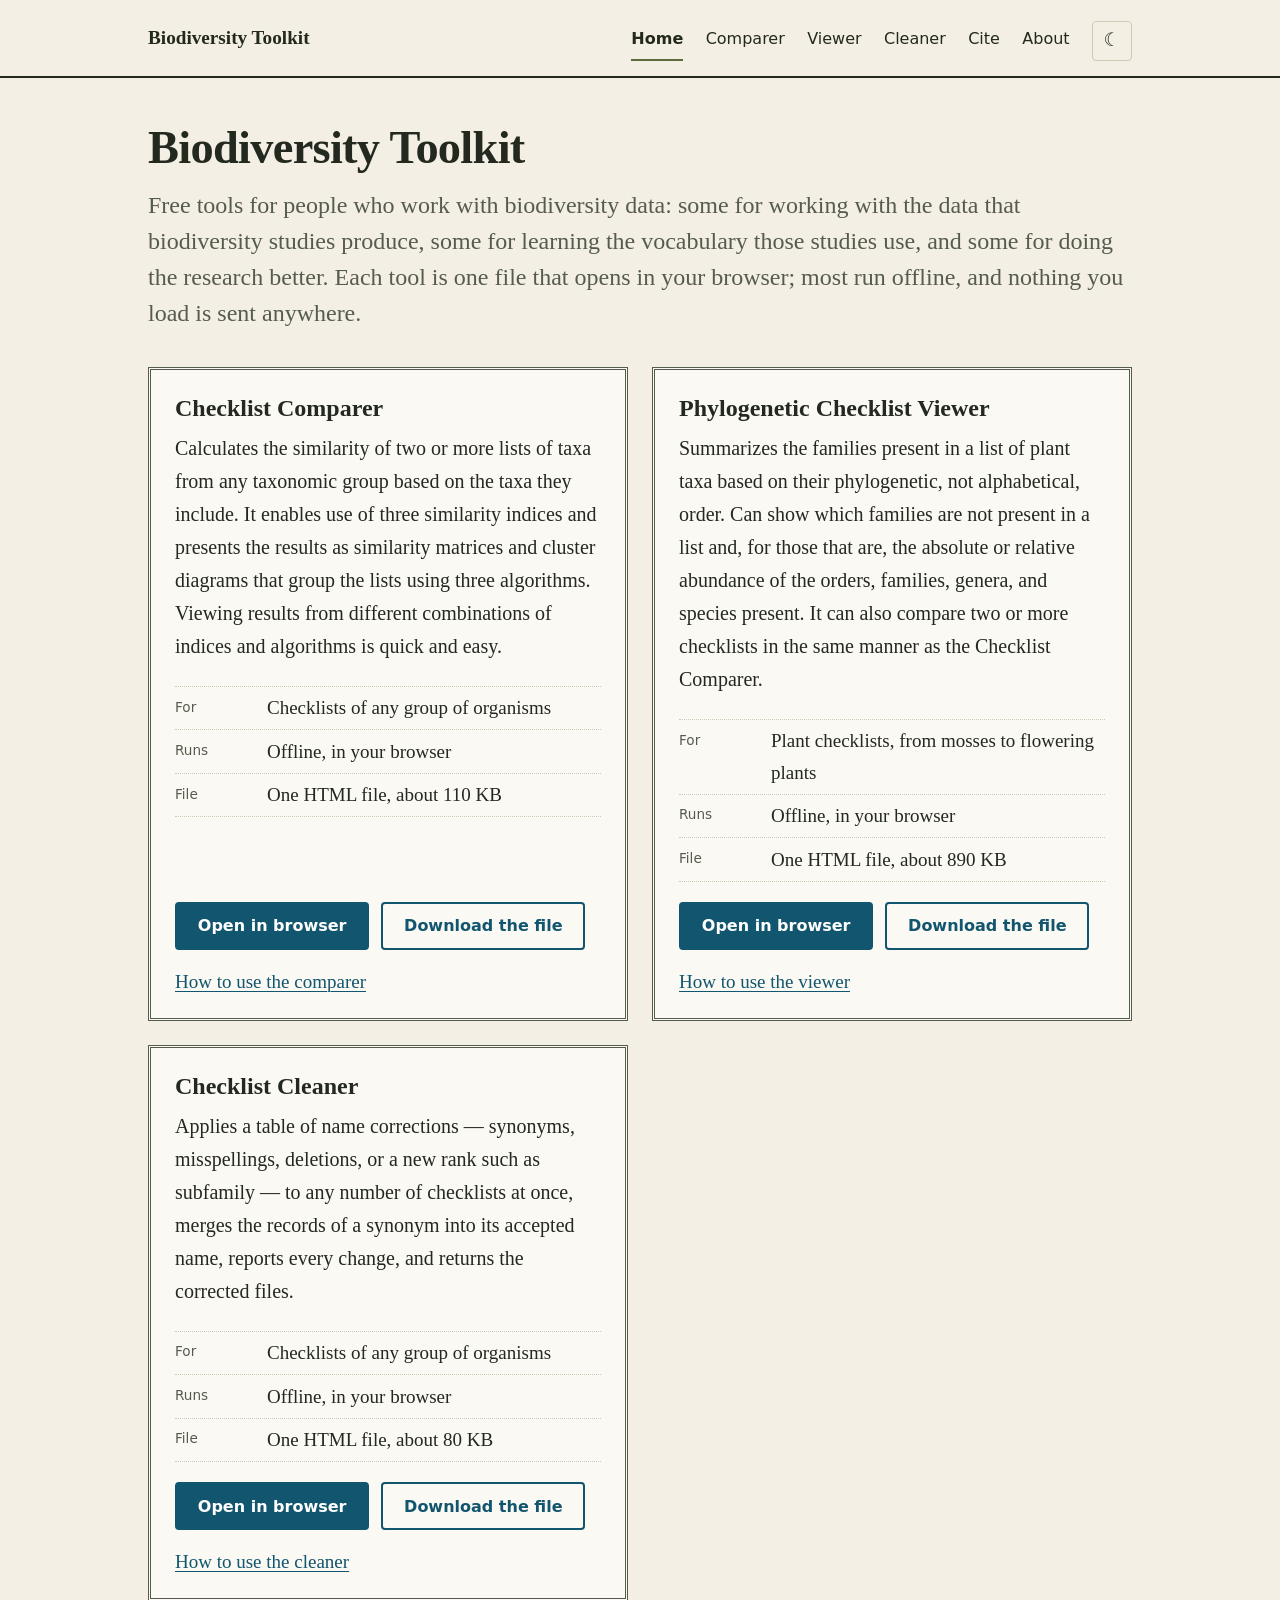
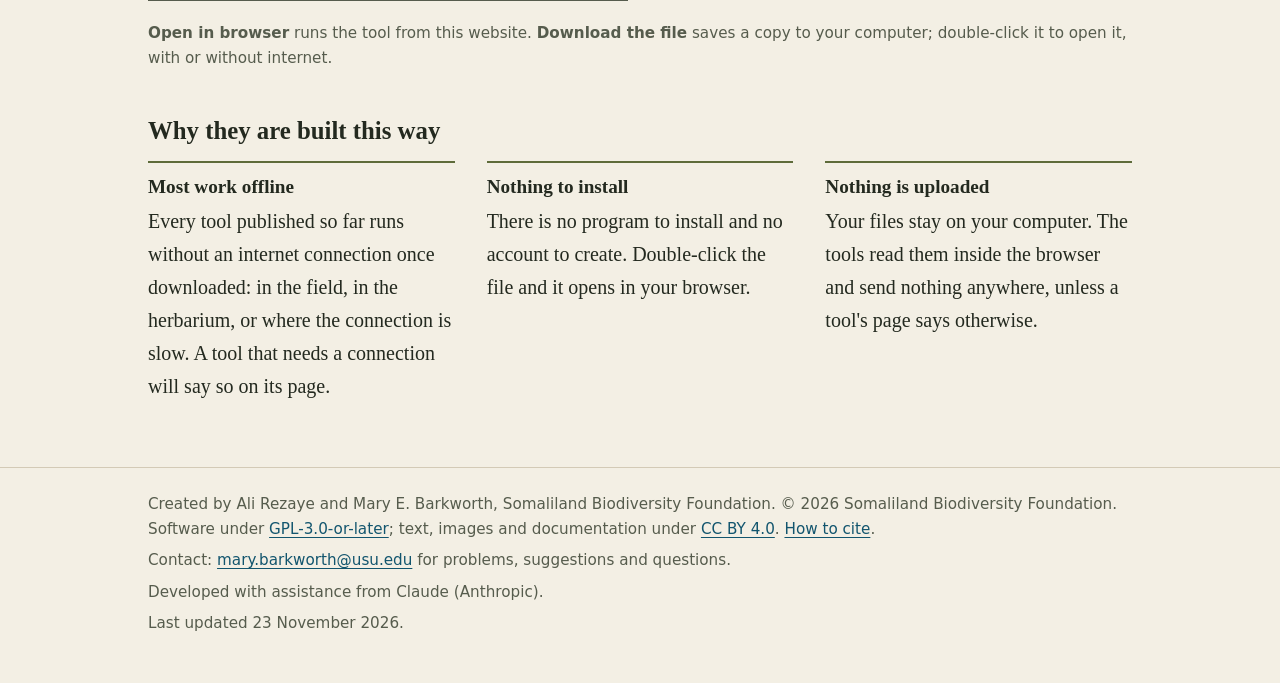
<file: index.html>
<!doctype html>
<html lang="en">
<head>
<meta charset="utf-8">
<meta name="viewport" content="width=device-width, initial-scale=1">
<meta name="color-scheme" content="light dark">
<title>Biodiversity Toolkit</title>
<meta name="description" content="Biodiversity Toolkit: free tools for working with biodiversity data, learning its vocabulary and doing better research. Each tool is one file; most run offline.">
<link rel="stylesheet" href="style.css?v=20261110b">
<script>
/* Day/night switch. Applies a stored choice before the page is drawn, then wires the button.
   Same script on every page. */
(function () {
  var KEY = 'biodiversity-toolkit-theme', root = document.documentElement;
  try {
    var saved = localStorage.getItem(KEY);
    if (saved === 'dark' || saved === 'light') root.setAttribute('data-theme', saved);
  } catch (e) {}
  var media = window.matchMedia ? window.matchMedia('(prefers-color-scheme: dark)') : null;
  function isDark() {
    var t = root.getAttribute('data-theme');
    return t ? t === 'dark' : !!(media && media.matches);
  }
  function label(btn) {
    var dark = isDark(), text = dark ? 'Switch to light mode' : 'Switch to dark mode';
    btn.textContent = dark ? '\u2600\uFE0E' : '\u263E';
    btn.setAttribute('aria-label', text);
    btn.title = text;
  }
  document.addEventListener('DOMContentLoaded', function () {
    var btn = document.querySelector('.theme-toggle');
    if (!btn) return;
    label(btn);
    btn.hidden = false;
    btn.addEventListener('click', function () {
      var next = isDark() ? 'light' : 'dark';
      root.setAttribute('data-theme', next);
      try { localStorage.setItem(KEY, next); } catch (e) {}
      label(btn);
    });
    if (media && media.addEventListener) media.addEventListener('change', function () { label(btn); });
  });
})();
</script>
<script>
/* Visit counting (GoatCounter), download log and update-notice sign-up. Same script on every page.
   Both addresses are set with scripts/update-site.mjs. While one is still a placeholder, that part
   stays off: nothing is loaded, nothing is sent and no dialog is shown. Nothing runs when the site
   is opened from a local folder.
   The update-notice question is asked once per browser, before the first download. Every way of
   leaving the box starts the download: Send, No thanks, or closing it. If the box cannot be shown,
   the download starts at once, so a download never depends on the box. */
(function () {
  var COUNTER = 'https://biodiversity-toolkit.goatcounter.com/count';
  var LOGGER = 'https://script.google.com/macros/s/AKfycbxxiUn3o3EWikM0aevTPvu732-I5PPSbCTLABY1y96mywGU_Xbjg4OdJGldLQTNZg3pUg/exec';
  var KEY = 'biodiversity-toolkit-notices';
  var web = location.protocol === 'https:' || location.protocol === 'http:';
  var counterOn = web && /^https:\/\/[a-z0-9-]+\.goatcounter\.com\/count$/.test(COUNTER);
  var loggerOn = web && /^https:\/\/script\.google\.com\/\S+\/exec$/.test(LOGGER);
  if (counterOn) {
    var gc = document.createElement('script');
    gc.async = true;
    gc.src = 'https://gc.zgo.at/count.js';
    gc.setAttribute('data-goatcounter', COUNTER);
    document.head.appendChild(gc);
  }
  if (!counterOn && !loggerOn) return;

  function get(k) { try { return localStorage.getItem(k); } catch (e) { return null; } }
  function put(k, v) { try { localStorage.setItem(k, v); } catch (e) {} }
  function send(data) {
    try { fetch(LOGGER, { method: 'POST', mode: 'no-cors', body: JSON.stringify(data) }).catch(function () {}); } catch (e) {}
  }
  function count(path, title) {
    try { if (window.goatcounter && window.goatcounter.count) window.goatcounter.count({ path: path, title: title, event: true }); } catch (e) {}
  }

  /* Starts the download of a link without the link itself being pressed. The helper link goes
     inside the box while the box is open, because the rest of the page cannot be used then. */
  function startDownload(link, box) {
    var a = document.createElement('a');
    a.href = link.href;
    a.setAttribute('download', link.getAttribute('download') || '');
    a.hidden = true;
    (box && box.open ? box : document.body).appendChild(a);
    a.click();
    a.remove();
  }

  var asked = false;
  /* Asks the question. Returns false when it was already answered or the box cannot be shown; the
     link then downloads as usual. start(box) runs exactly once, however the box is left. */
  function askForNotices(tool, version, start) {
    if (asked || get(KEY)) return false;
    var d = document.createElement('dialog');
    if (typeof d.showModal !== 'function') return false;
    d.className = 'notice';
    d.setAttribute('aria-labelledby', 'notice-title');
    d.setAttribute('aria-describedby', 'notice-text');
    d.innerHTML =
      '<form novalidate>' +
      '<h2 id="notice-title">Would you like update notices?</h2>' +
      '<p id="notice-text">Leave your email and we will write only about new versions, bug fixes and important changes — nothing else. Your address is kept in a private list held by the authors; write to mary.barkworth@usu.edu to be removed.</p>' +
      '<label for="notice-email">Email address</label>' +
      '<input id="notice-email" type="email" autocomplete="email">' +
      '<p class="notice-note" aria-live="polite"></p>' +
      '<div class="actions"><button type="submit" class="btn btn-open">Send</button>' +
      '<button type="button" class="btn btn-download notice-no">No thanks</button></div>' +
      '<p style="font-family:var(--sans);font-size:0.95rem;margin:0.9rem 0 0">Your download starts with either button.</p>' +
      '</form>';
    document.body.appendChild(d);
    try { d.showModal(); } catch (e) { d.remove(); return false; }
    asked = true;
    var started = false;
    function go() {
      if (started) return;
      started = true;
      put(KEY, 'answered');
      start(d);
    }
    var form = d.querySelector('form'), input = d.querySelector('input'), note = d.querySelector('.notice-note');
    d.addEventListener('close', function () { d.remove(); go(); });
    d.querySelector('.notice-no').addEventListener('click', function () { go(); d.close(); });
    form.addEventListener('submit', function (ev) {
      ev.preventDefault();
      if (started) return;
      var email = input.value.trim();
      if (!/^[^\s@]+@[^\s@]+\.[^\s@]{2,}$/.test(email)) {
        note.textContent = 'Please check the address: it should look like name@example.org.';
        input.focus();
        return;
      }
      send({ email: email, tool: tool, version: version, page: location.pathname });
      go();
      form.innerHTML = '<p class="notice-thanks" role="status">Thank you. Your download has started.</p>';
      setTimeout(function () { if (d.open) d.close(); }, 2500);
    });
    return true;
  }

  document.addEventListener('DOMContentLoaded', function () {
    var links = document.querySelectorAll('a[data-tool]');
    for (var i = 0; i < links.length; i++) {
      links[i].addEventListener('click', function (ev) {
        var link = this, tool = link.getAttribute('data-tool'), version = link.getAttribute('data-version');
        if (!link.hasAttribute('download')) {
          if (counterOn) count('open-' + tool, 'Open ' + tool + ' ' + version);
          return;
        }
        function record() {
          if (counterOn) count('download-' + tool, 'Download ' + tool + ' ' + version);
          if (loggerOn) send({ tool: tool, version: version, action: 'download', page: location.pathname });
        }
        if (loggerOn && askForNotices(tool, version, function (box) { record(); startDownload(link, box); })) {
          ev.preventDefault();   /* the box starts the download */
          return;
        }
        record();                /* no box: the link downloads as usual */
      });
    }
  });
})();
</script>
</head>
<body>
<a class="skip" href="#main">Skip to content</a>
<header class="site-header">
  <div class="wrap site-bar">
    <a class="site-name" href="index.html">Biodiversity Toolkit</a>
    <nav class="site-nav" aria-label="Site">
      <ul>
        <li><a href="index.html" aria-current="page">Home</a></li>
        <li><a href="comparer.html">Comparer</a></li>
        <li><a href="viewer.html">Viewer</a></li>
        <li><a href="cleaner.html">Cleaner</a></li>
        <li><a href="cite.html">Cite</a></li>
        <li><a href="about.html">About</a></li>
        <li class="theme-item"><button type="button" class="theme-toggle" aria-label="Switch to dark mode" title="Switch to dark mode" hidden>☾</button></li>
      </ul>
    </nav>
  </div>
</header>

<main id="main" class="wrap">
<h1>Biodiversity Toolkit</h1>
<p class="lede">Free tools for people who work with biodiversity data: some for working with the data that biodiversity studies produce, some for learning the vocabulary those studies use, and some for doing the research better. Each tool is one file that opens in your browser; most run offline, and nothing you load is sent anywhere.</p>

<div class="labels">
  <article class="label">
    <h2><a href="comparer.html">Checklist Comparer</a></h2>
    <p>Calculates the similarity of two or more lists of taxa from any taxonomic group based on the taxa they include. It enables use of three similarity indices and presents the results as similarity matrices and cluster diagrams that group the lists using three algorithms. Viewing results from different combinations of indices and algorithms is quick and easy.</p>
    <dl class="fields">
      <div><dt>For</dt><dd>Checklists of any group of organisms</dd></div>
      <div><dt>Runs</dt><dd>Offline, in your browser</dd></div>
      <div><dt>File</dt><dd>One HTML file, <span data-size="comparer">about 110&nbsp;KB</span></dd></div>
    </dl>
    <div class="actions">
    <a class="btn btn-open" href="tools/Checklist_comparison_tool-v1_17.html" data-tool="comparer" data-version="v1.17">Open in browser</a>
    <a class="btn btn-download" href="tools/Checklist_comparison_tool-v1_17.html" download data-tool="comparer" data-version="v1.17">Download the file</a>
  </div>
    <p class="more"><a href="comparer.html">How to use the comparer</a></p>
  </article>

  <article class="label">
    <h2><a href="viewer.html">Phylogenetic Checklist Viewer</a></h2>
    <p>Summarizes the families present in a list of plant taxa based on their phylogenetic, not alphabetical, order. Can show which families are not present in a list and, for those that are, the absolute or relative abundance of the orders, families, genera, and species present. It can also compare two or more checklists in the same manner as the Checklist Comparer.</p>
    <dl class="fields">
      <div><dt>For</dt><dd>Plant checklists, from mosses to flowering plants</dd></div>
      <div><dt>Runs</dt><dd>Offline, in your browser</dd></div>
      <div><dt>File</dt><dd>One HTML file, <span data-size="viewer">about 890&nbsp;KB</span></dd></div>
    </dl>
    <div class="actions">
    <a class="btn btn-open" href="tools/Phylogenetic_checklist_viewer-v50.html" data-tool="viewer" data-version="v50">Open in browser</a>
    <a class="btn btn-download" href="tools/Phylogenetic_checklist_viewer-v50.html" download data-tool="viewer" data-version="v50">Download the file</a>
  </div>
    <p class="more"><a href="viewer.html">How to use the viewer</a></p>
  </article>

  <article class="label">
    <h2><a href="cleaner.html">Checklist Cleaner</a></h2>
    <p>Applies a table of name corrections — synonyms, misspellings, deletions, or a new rank such as subfamily — to any number of checklists at once, merges the records of a synonym into its accepted name, reports every change, and returns the corrected files.</p>
    <dl class="fields">
      <div><dt>For</dt><dd>Checklists of any group of organisms</dd></div>
      <div><dt>Runs</dt><dd>Offline, in your browser</dd></div>
      <div><dt>File</dt><dd>One HTML file, <span data-size="cleaner">about 80&nbsp;KB</span></dd></div>
    </dl>
    <div class="actions">
    <a class="btn btn-open" href="tools/Checklist_cleaner-v1_2.html" data-tool="cleaner" data-version="v1.2">Open in browser</a>
    <a class="btn btn-download" href="tools/Checklist_cleaner-v1_2.html" download data-tool="cleaner" data-version="v1.2">Download the file</a>
  </div>
    <p class="more"><a href="cleaner.html">How to use the cleaner</a></p>
  </article>
</div>

<p class="after-labels small"><strong>Open in browser</strong> runs the tool from this website. <strong>Download the file</strong> saves a copy to your computer; double-click it to open it, with or without internet.</p>

<section>
  <h2>Why they are built this way</h2>
  <div class="reasons">
    <div>
      <h3>Most work offline</h3>
      <p>Every tool published so far runs without an internet connection once downloaded: in the field, in the herbarium, or where the connection is slow. A tool that needs a connection will say so on its page.</p>
    </div>
    <div>
      <h3>Nothing to install</h3>
      <p>There is no program to install and no account to create. Double-click the file and it opens in your browser.</p>
    </div>
    <div>
      <h3>Nothing is uploaded</h3>
      <p>Your files stay on your computer. The tools read them inside the browser and send nothing anywhere, unless a tool's page says otherwise.</p>
    </div>
  </div>
</section>
</main>

<footer class="site-footer">
  <div class="wrap">
    <p>Created by Ali Rezaye and Mary E. Barkworth, Somaliland Biodiversity Foundation. © 2026 Somaliland Biodiversity Foundation. Software under <a href="https://www.gnu.org/licenses/gpl-3.0.html">GPL-3.0-or-later</a>; text, images and documentation under <a href="https://creativecommons.org/licenses/by/4.0/">CC BY 4.0</a>. <a href="cite.html">How to cite</a>.</p>
    <p>Contact: <a href="mailto:mary.barkworth@usu.edu">mary.barkworth@usu.edu</a> for problems, suggestions and questions.</p>
    <p>Developed with assistance from Claude (Anthropic).</p>
    <p>Last updated <time datetime="2026-11-23">23 November 2026</time>.</p>
  </div>
</footer>
</body>
</html>
</file>
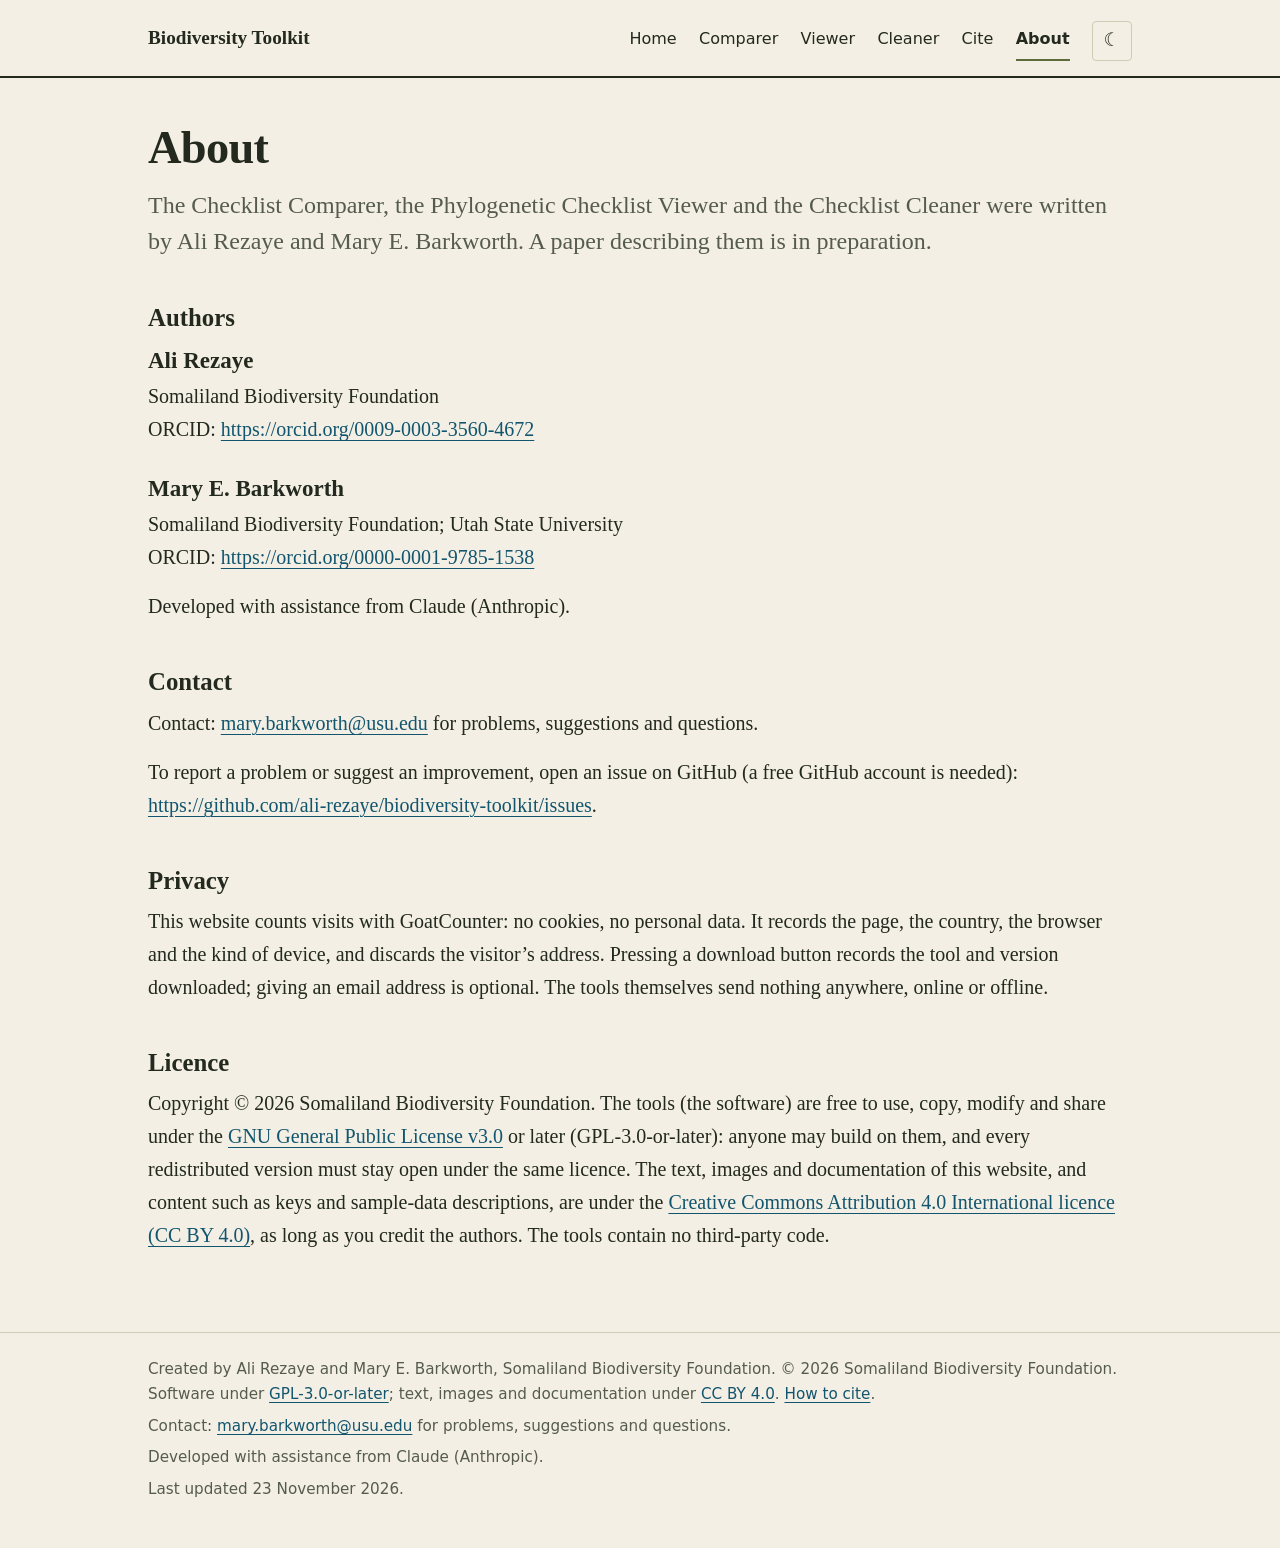
<file: about.html>
<!doctype html>
<html lang="en">
<head>
<meta charset="utf-8">
<meta name="viewport" content="width=device-width, initial-scale=1">
<meta name="color-scheme" content="light dark">
<title>About | Biodiversity Toolkit</title>
<meta name="description" content="The authors of the Checklist Comparer, the Phylogenetic Checklist Viewer and the Checklist Cleaner, with affiliations, ORCID iDs, contact and privacy.">
<link rel="stylesheet" href="style.css?v=20261110b">
<script>
/* Day/night switch. Applies a stored choice before the page is drawn, then wires the button.
   Same script on every page. */
(function () {
  var KEY = 'biodiversity-toolkit-theme', root = document.documentElement;
  try {
    var saved = localStorage.getItem(KEY);
    if (saved === 'dark' || saved === 'light') root.setAttribute('data-theme', saved);
  } catch (e) {}
  var media = window.matchMedia ? window.matchMedia('(prefers-color-scheme: dark)') : null;
  function isDark() {
    var t = root.getAttribute('data-theme');
    return t ? t === 'dark' : !!(media && media.matches);
  }
  function label(btn) {
    var dark = isDark(), text = dark ? 'Switch to light mode' : 'Switch to dark mode';
    btn.textContent = dark ? '\u2600\uFE0E' : '\u263E';
    btn.setAttribute('aria-label', text);
    btn.title = text;
  }
  document.addEventListener('DOMContentLoaded', function () {
    var btn = document.querySelector('.theme-toggle');
    if (!btn) return;
    label(btn);
    btn.hidden = false;
    btn.addEventListener('click', function () {
      var next = isDark() ? 'light' : 'dark';
      root.setAttribute('data-theme', next);
      try { localStorage.setItem(KEY, next); } catch (e) {}
      label(btn);
    });
    if (media && media.addEventListener) media.addEventListener('change', function () { label(btn); });
  });
})();
</script>
<script>
/* Visit counting (GoatCounter), download log and update-notice sign-up. Same script on every page.
   Both addresses are set with scripts/update-site.mjs. While one is still a placeholder, that part
   stays off: nothing is loaded, nothing is sent and no dialog is shown. Nothing runs when the site
   is opened from a local folder.
   The update-notice question is asked once per browser, before the first download. Every way of
   leaving the box starts the download: Send, No thanks, or closing it. If the box cannot be shown,
   the download starts at once, so a download never depends on the box. */
(function () {
  var COUNTER = 'https://biodiversity-toolkit.goatcounter.com/count';
  var LOGGER = 'https://script.google.com/macros/s/AKfycbxxiUn3o3EWikM0aevTPvu732-I5PPSbCTLABY1y96mywGU_Xbjg4OdJGldLQTNZg3pUg/exec';
  var KEY = 'biodiversity-toolkit-notices';
  var web = location.protocol === 'https:' || location.protocol === 'http:';
  var counterOn = web && /^https:\/\/[a-z0-9-]+\.goatcounter\.com\/count$/.test(COUNTER);
  var loggerOn = web && /^https:\/\/script\.google\.com\/\S+\/exec$/.test(LOGGER);
  if (counterOn) {
    var gc = document.createElement('script');
    gc.async = true;
    gc.src = 'https://gc.zgo.at/count.js';
    gc.setAttribute('data-goatcounter', COUNTER);
    document.head.appendChild(gc);
  }
  if (!counterOn && !loggerOn) return;

  function get(k) { try { return localStorage.getItem(k); } catch (e) { return null; } }
  function put(k, v) { try { localStorage.setItem(k, v); } catch (e) {} }
  function send(data) {
    try { fetch(LOGGER, { method: 'POST', mode: 'no-cors', body: JSON.stringify(data) }).catch(function () {}); } catch (e) {}
  }
  function count(path, title) {
    try { if (window.goatcounter && window.goatcounter.count) window.goatcounter.count({ path: path, title: title, event: true }); } catch (e) {}
  }

  /* Starts the download of a link without the link itself being pressed. The helper link goes
     inside the box while the box is open, because the rest of the page cannot be used then. */
  function startDownload(link, box) {
    var a = document.createElement('a');
    a.href = link.href;
    a.setAttribute('download', link.getAttribute('download') || '');
    a.hidden = true;
    (box && box.open ? box : document.body).appendChild(a);
    a.click();
    a.remove();
  }

  var asked = false;
  /* Asks the question. Returns false when it was already answered or the box cannot be shown; the
     link then downloads as usual. start(box) runs exactly once, however the box is left. */
  function askForNotices(tool, version, start) {
    if (asked || get(KEY)) return false;
    var d = document.createElement('dialog');
    if (typeof d.showModal !== 'function') return false;
    d.className = 'notice';
    d.setAttribute('aria-labelledby', 'notice-title');
    d.setAttribute('aria-describedby', 'notice-text');
    d.innerHTML =
      '<form novalidate>' +
      '<h2 id="notice-title">Would you like update notices?</h2>' +
      '<p id="notice-text">Leave your email and we will write only about new versions, bug fixes and important changes — nothing else. Your address is kept in a private list held by the authors; write to mary.barkworth@usu.edu to be removed.</p>' +
      '<label for="notice-email">Email address</label>' +
      '<input id="notice-email" type="email" autocomplete="email">' +
      '<p class="notice-note" aria-live="polite"></p>' +
      '<div class="actions"><button type="submit" class="btn btn-open">Send</button>' +
      '<button type="button" class="btn btn-download notice-no">No thanks</button></div>' +
      '<p style="font-family:var(--sans);font-size:0.95rem;margin:0.9rem 0 0">Your download starts with either button.</p>' +
      '</form>';
    document.body.appendChild(d);
    try { d.showModal(); } catch (e) { d.remove(); return false; }
    asked = true;
    var started = false;
    function go() {
      if (started) return;
      started = true;
      put(KEY, 'answered');
      start(d);
    }
    var form = d.querySelector('form'), input = d.querySelector('input'), note = d.querySelector('.notice-note');
    d.addEventListener('close', function () { d.remove(); go(); });
    d.querySelector('.notice-no').addEventListener('click', function () { go(); d.close(); });
    form.addEventListener('submit', function (ev) {
      ev.preventDefault();
      if (started) return;
      var email = input.value.trim();
      if (!/^[^\s@]+@[^\s@]+\.[^\s@]{2,}$/.test(email)) {
        note.textContent = 'Please check the address: it should look like name@example.org.';
        input.focus();
        return;
      }
      send({ email: email, tool: tool, version: version, page: location.pathname });
      go();
      form.innerHTML = '<p class="notice-thanks" role="status">Thank you. Your download has started.</p>';
      setTimeout(function () { if (d.open) d.close(); }, 2500);
    });
    return true;
  }

  document.addEventListener('DOMContentLoaded', function () {
    var links = document.querySelectorAll('a[data-tool]');
    for (var i = 0; i < links.length; i++) {
      links[i].addEventListener('click', function (ev) {
        var link = this, tool = link.getAttribute('data-tool'), version = link.getAttribute('data-version');
        if (!link.hasAttribute('download')) {
          if (counterOn) count('open-' + tool, 'Open ' + tool + ' ' + version);
          return;
        }
        function record() {
          if (counterOn) count('download-' + tool, 'Download ' + tool + ' ' + version);
          if (loggerOn) send({ tool: tool, version: version, action: 'download', page: location.pathname });
        }
        if (loggerOn && askForNotices(tool, version, function (box) { record(); startDownload(link, box); })) {
          ev.preventDefault();   /* the box starts the download */
          return;
        }
        record();                /* no box: the link downloads as usual */
      });
    }
  });
})();
</script>
</head>
<body>
<a class="skip" href="#main">Skip to content</a>
<header class="site-header">
  <div class="wrap site-bar">
    <a class="site-name" href="index.html">Biodiversity Toolkit</a>
    <nav class="site-nav" aria-label="Site">
      <ul>
        <li><a href="index.html">Home</a></li>
        <li><a href="comparer.html">Comparer</a></li>
        <li><a href="viewer.html">Viewer</a></li>
        <li><a href="cleaner.html">Cleaner</a></li>
        <li><a href="cite.html">Cite</a></li>
        <li><a href="about.html" aria-current="page">About</a></li>
        <li class="theme-item"><button type="button" class="theme-toggle" aria-label="Switch to dark mode" title="Switch to dark mode" hidden>☾</button></li>
      </ul>
    </nav>
  </div>
</header>

<main id="main" class="wrap">
<div class="prose">
<h1>About</h1>
<p class="lede">The Checklist Comparer, the Phylogenetic Checklist Viewer and the Checklist Cleaner were written by Ali Rezaye and Mary E. Barkworth. A paper describing them is in preparation.</p>

<h2>Authors</h2>
<ul class="people">
  <li>
    <strong>Ali Rezaye</strong><br>
    Somaliland Biodiversity Foundation<br>
    ORCID: <a href="https://orcid.org/0009-0003-3560-4672">https://orcid.org/0009-0003-3560-4672</a>
  </li>
  <li>
    <strong>Mary E. Barkworth</strong><br>
    Somaliland Biodiversity Foundation; Utah State University<br>
    ORCID: <a href="https://orcid.org/0000-0001-9785-1538">https://orcid.org/0000-0001-9785-1538</a>
  </li>
</ul>
<p>Developed with assistance from Claude (Anthropic).</p>

<h2>Contact</h2>
<p>Contact: <a href="mailto:mary.barkworth@usu.edu">mary.barkworth@usu.edu</a> for problems, suggestions and questions.</p>
<p>To report a problem or suggest an improvement, open an issue on GitHub (a free GitHub account is needed): <a href="https://github.com/ali-rezaye/biodiversity-toolkit/issues">https://github.com/ali-rezaye/biodiversity-toolkit/issues</a>.</p>

<h2>Privacy</h2>
<p>This website counts visits with GoatCounter: no cookies, no personal data. It records the page, the country, the browser and the kind of device, and discards the visitor’s address. Pressing a download button records the tool and version downloaded; giving an email address is optional. The tools themselves send nothing anywhere, online or offline.</p>

<h2>Licence</h2>
<p>Copyright © 2026 Somaliland Biodiversity Foundation. The tools (the software) are free to use, copy, modify and share under the <a href="https://www.gnu.org/licenses/gpl-3.0.html">GNU General Public License v3.0</a> or later (GPL-3.0-or-later): anyone may build on them, and every redistributed version must stay open under the same licence. The text, images and documentation of this website, and content such as keys and sample-data descriptions, are under the <a href="https://creativecommons.org/licenses/by/4.0/">Creative Commons Attribution 4.0 International licence (CC BY 4.0)</a>, as long as you credit the authors. The tools contain no third-party code.</p>
</div>
</main>

<footer class="site-footer">
  <div class="wrap">
    <p>Created by Ali Rezaye and Mary E. Barkworth, Somaliland Biodiversity Foundation. © 2026 Somaliland Biodiversity Foundation. Software under <a href="https://www.gnu.org/licenses/gpl-3.0.html">GPL-3.0-or-later</a>; text, images and documentation under <a href="https://creativecommons.org/licenses/by/4.0/">CC BY 4.0</a>. <a href="cite.html">How to cite</a>.</p>
    <p>Contact: <a href="mailto:mary.barkworth@usu.edu">mary.barkworth@usu.edu</a> for problems, suggestions and questions.</p>
    <p>Developed with assistance from Claude (Anthropic).</p>
    <p>Last updated <time datetime="2026-11-23">23 November 2026</time>.</p>
  </div>
</footer>
</body>
</html>
</file>
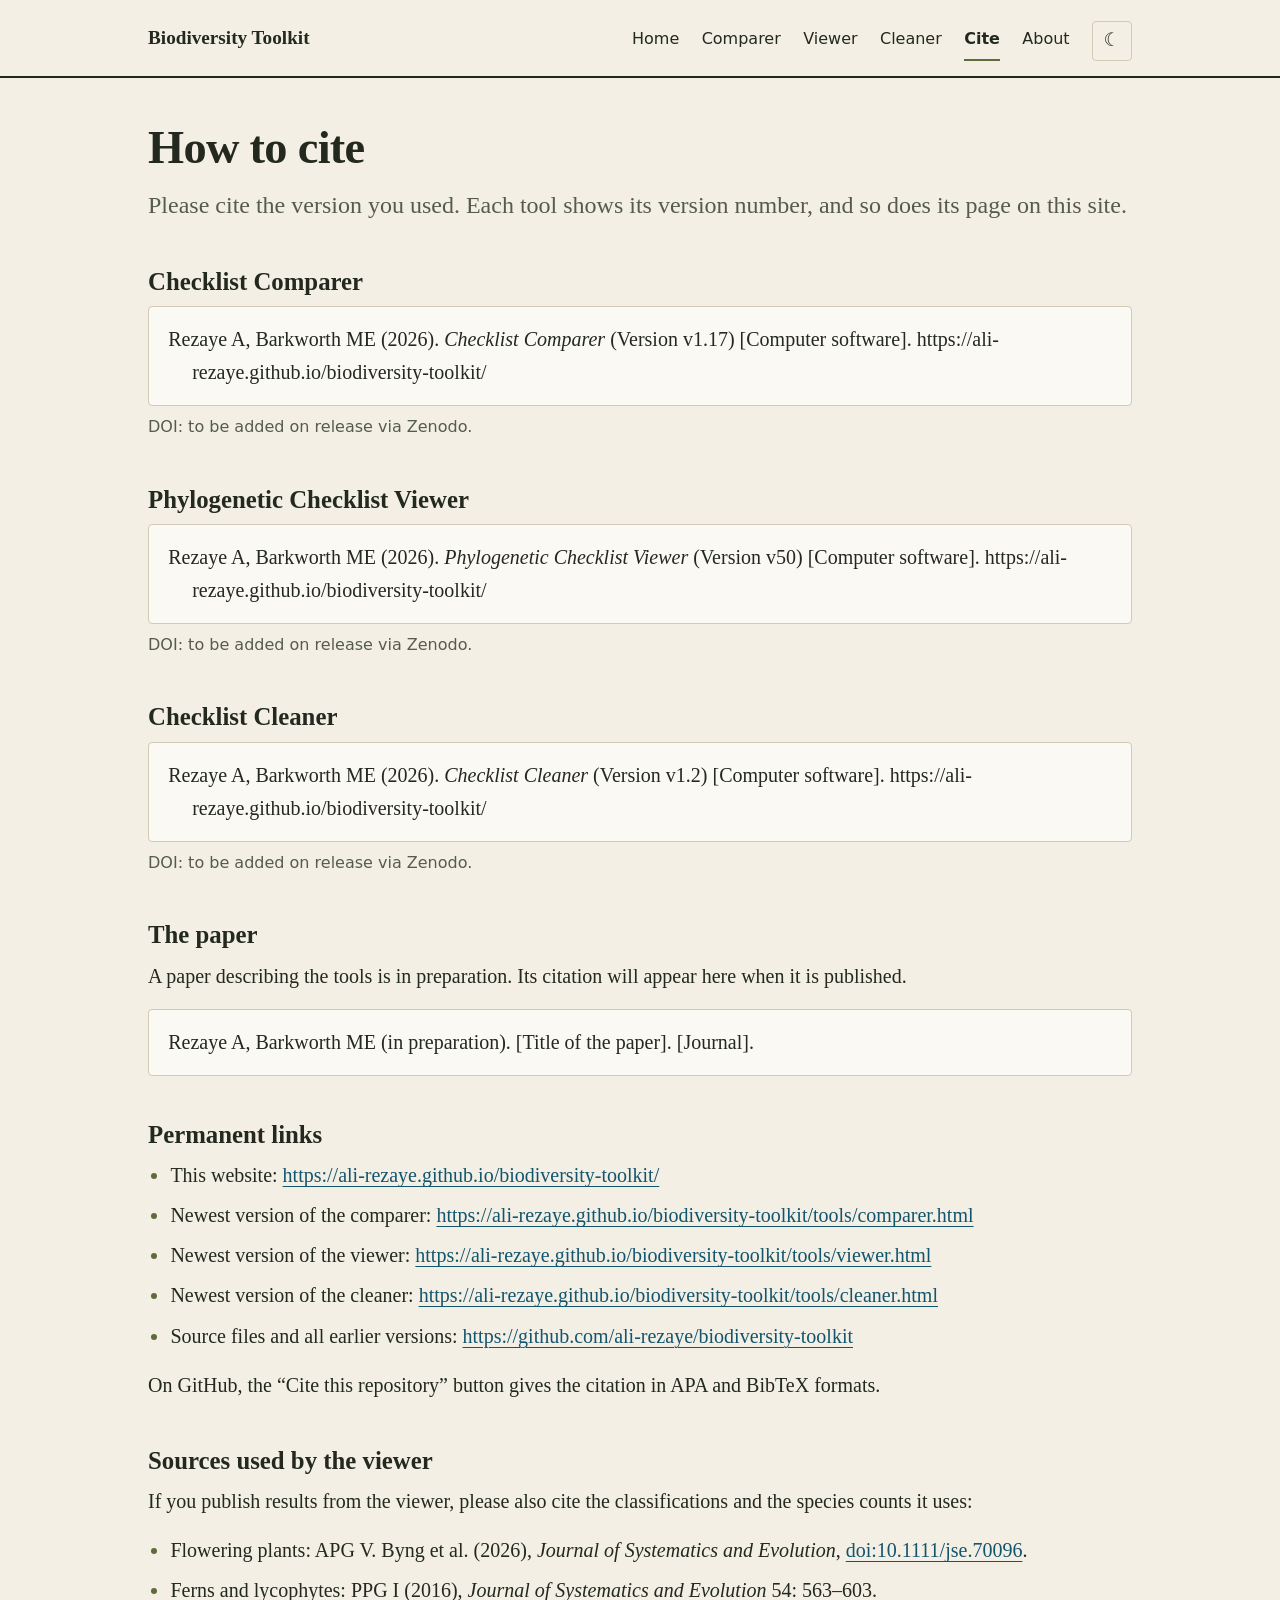
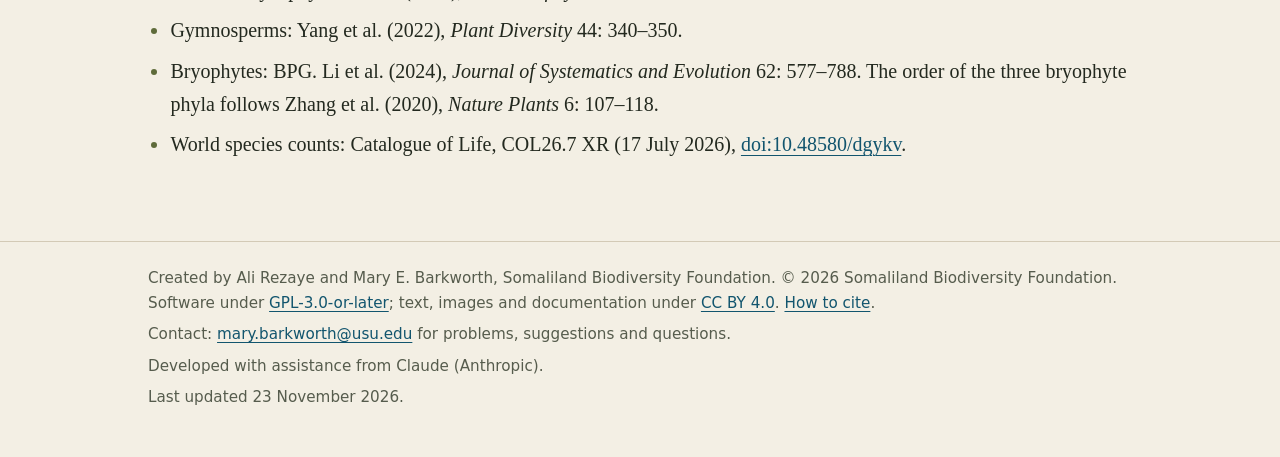
<file: cite.html>
<!doctype html>
<html lang="en">
<head>
<meta charset="utf-8">
<meta name="viewport" content="width=device-width, initial-scale=1">
<meta name="color-scheme" content="light dark">
<title>How to cite | Biodiversity Toolkit</title>
<meta name="description" content="How to cite the Checklist Comparer, the Phylogenetic Checklist Viewer and the Checklist Cleaner.">
<link rel="stylesheet" href="style.css?v=20261110b">
<script>
/* Day/night switch. Applies a stored choice before the page is drawn, then wires the button.
   Same script on every page. */
(function () {
  var KEY = 'biodiversity-toolkit-theme', root = document.documentElement;
  try {
    var saved = localStorage.getItem(KEY);
    if (saved === 'dark' || saved === 'light') root.setAttribute('data-theme', saved);
  } catch (e) {}
  var media = window.matchMedia ? window.matchMedia('(prefers-color-scheme: dark)') : null;
  function isDark() {
    var t = root.getAttribute('data-theme');
    return t ? t === 'dark' : !!(media && media.matches);
  }
  function label(btn) {
    var dark = isDark(), text = dark ? 'Switch to light mode' : 'Switch to dark mode';
    btn.textContent = dark ? '\u2600\uFE0E' : '\u263E';
    btn.setAttribute('aria-label', text);
    btn.title = text;
  }
  document.addEventListener('DOMContentLoaded', function () {
    var btn = document.querySelector('.theme-toggle');
    if (!btn) return;
    label(btn);
    btn.hidden = false;
    btn.addEventListener('click', function () {
      var next = isDark() ? 'light' : 'dark';
      root.setAttribute('data-theme', next);
      try { localStorage.setItem(KEY, next); } catch (e) {}
      label(btn);
    });
    if (media && media.addEventListener) media.addEventListener('change', function () { label(btn); });
  });
})();
</script>
<script>
/* Visit counting (GoatCounter), download log and update-notice sign-up. Same script on every page.
   Both addresses are set with scripts/update-site.mjs. While one is still a placeholder, that part
   stays off: nothing is loaded, nothing is sent and no dialog is shown. Nothing runs when the site
   is opened from a local folder.
   The update-notice question is asked once per browser, before the first download. Every way of
   leaving the box starts the download: Send, No thanks, or closing it. If the box cannot be shown,
   the download starts at once, so a download never depends on the box. */
(function () {
  var COUNTER = 'https://biodiversity-toolkit.goatcounter.com/count';
  var LOGGER = 'https://script.google.com/macros/s/AKfycbxxiUn3o3EWikM0aevTPvu732-I5PPSbCTLABY1y96mywGU_Xbjg4OdJGldLQTNZg3pUg/exec';
  var KEY = 'biodiversity-toolkit-notices';
  var web = location.protocol === 'https:' || location.protocol === 'http:';
  var counterOn = web && /^https:\/\/[a-z0-9-]+\.goatcounter\.com\/count$/.test(COUNTER);
  var loggerOn = web && /^https:\/\/script\.google\.com\/\S+\/exec$/.test(LOGGER);
  if (counterOn) {
    var gc = document.createElement('script');
    gc.async = true;
    gc.src = 'https://gc.zgo.at/count.js';
    gc.setAttribute('data-goatcounter', COUNTER);
    document.head.appendChild(gc);
  }
  if (!counterOn && !loggerOn) return;

  function get(k) { try { return localStorage.getItem(k); } catch (e) { return null; } }
  function put(k, v) { try { localStorage.setItem(k, v); } catch (e) {} }
  function send(data) {
    try { fetch(LOGGER, { method: 'POST', mode: 'no-cors', body: JSON.stringify(data) }).catch(function () {}); } catch (e) {}
  }
  function count(path, title) {
    try { if (window.goatcounter && window.goatcounter.count) window.goatcounter.count({ path: path, title: title, event: true }); } catch (e) {}
  }

  /* Starts the download of a link without the link itself being pressed. The helper link goes
     inside the box while the box is open, because the rest of the page cannot be used then. */
  function startDownload(link, box) {
    var a = document.createElement('a');
    a.href = link.href;
    a.setAttribute('download', link.getAttribute('download') || '');
    a.hidden = true;
    (box && box.open ? box : document.body).appendChild(a);
    a.click();
    a.remove();
  }

  var asked = false;
  /* Asks the question. Returns false when it was already answered or the box cannot be shown; the
     link then downloads as usual. start(box) runs exactly once, however the box is left. */
  function askForNotices(tool, version, start) {
    if (asked || get(KEY)) return false;
    var d = document.createElement('dialog');
    if (typeof d.showModal !== 'function') return false;
    d.className = 'notice';
    d.setAttribute('aria-labelledby', 'notice-title');
    d.setAttribute('aria-describedby', 'notice-text');
    d.innerHTML =
      '<form novalidate>' +
      '<h2 id="notice-title">Would you like update notices?</h2>' +
      '<p id="notice-text">Leave your email and we will write only about new versions, bug fixes and important changes — nothing else. Your address is kept in a private list held by the authors; write to mary.barkworth@usu.edu to be removed.</p>' +
      '<label for="notice-email">Email address</label>' +
      '<input id="notice-email" type="email" autocomplete="email">' +
      '<p class="notice-note" aria-live="polite"></p>' +
      '<div class="actions"><button type="submit" class="btn btn-open">Send</button>' +
      '<button type="button" class="btn btn-download notice-no">No thanks</button></div>' +
      '<p style="font-family:var(--sans);font-size:0.95rem;margin:0.9rem 0 0">Your download starts with either button.</p>' +
      '</form>';
    document.body.appendChild(d);
    try { d.showModal(); } catch (e) { d.remove(); return false; }
    asked = true;
    var started = false;
    function go() {
      if (started) return;
      started = true;
      put(KEY, 'answered');
      start(d);
    }
    var form = d.querySelector('form'), input = d.querySelector('input'), note = d.querySelector('.notice-note');
    d.addEventListener('close', function () { d.remove(); go(); });
    d.querySelector('.notice-no').addEventListener('click', function () { go(); d.close(); });
    form.addEventListener('submit', function (ev) {
      ev.preventDefault();
      if (started) return;
      var email = input.value.trim();
      if (!/^[^\s@]+@[^\s@]+\.[^\s@]{2,}$/.test(email)) {
        note.textContent = 'Please check the address: it should look like name@example.org.';
        input.focus();
        return;
      }
      send({ email: email, tool: tool, version: version, page: location.pathname });
      go();
      form.innerHTML = '<p class="notice-thanks" role="status">Thank you. Your download has started.</p>';
      setTimeout(function () { if (d.open) d.close(); }, 2500);
    });
    return true;
  }

  document.addEventListener('DOMContentLoaded', function () {
    var links = document.querySelectorAll('a[data-tool]');
    for (var i = 0; i < links.length; i++) {
      links[i].addEventListener('click', function (ev) {
        var link = this, tool = link.getAttribute('data-tool'), version = link.getAttribute('data-version');
        if (!link.hasAttribute('download')) {
          if (counterOn) count('open-' + tool, 'Open ' + tool + ' ' + version);
          return;
        }
        function record() {
          if (counterOn) count('download-' + tool, 'Download ' + tool + ' ' + version);
          if (loggerOn) send({ tool: tool, version: version, action: 'download', page: location.pathname });
        }
        if (loggerOn && askForNotices(tool, version, function (box) { record(); startDownload(link, box); })) {
          ev.preventDefault();   /* the box starts the download */
          return;
        }
        record();                /* no box: the link downloads as usual */
      });
    }
  });
})();
</script>
</head>
<body>
<a class="skip" href="#main">Skip to content</a>
<header class="site-header">
  <div class="wrap site-bar">
    <a class="site-name" href="index.html">Biodiversity Toolkit</a>
    <nav class="site-nav" aria-label="Site">
      <ul>
        <li><a href="index.html">Home</a></li>
        <li><a href="comparer.html">Comparer</a></li>
        <li><a href="viewer.html">Viewer</a></li>
        <li><a href="cleaner.html">Cleaner</a></li>
        <li><a href="cite.html" aria-current="page">Cite</a></li>
        <li><a href="about.html">About</a></li>
        <li class="theme-item"><button type="button" class="theme-toggle" aria-label="Switch to dark mode" title="Switch to dark mode" hidden>☾</button></li>
      </ul>
    </nav>
  </div>
</header>

<main id="main" class="wrap">
<div class="prose">
<h1>How to cite</h1>
<p class="lede">Please cite the version you used. Each tool shows its version number, and so does its page on this site.</p>

<h2>Checklist Comparer</h2>
<p class="citation">Rezaye A, Barkworth ME (2026). <i>Checklist Comparer</i> (Version <span data-v="comparer">v1.17</span>) [Computer software]. https://ali-rezaye.github.io/biodiversity-toolkit/</p>
<p class="doi">DOI: to be added on release via Zenodo.</p>

<h2>Phylogenetic Checklist Viewer</h2>
<p class="citation">Rezaye A, Barkworth ME (2026). <i>Phylogenetic Checklist Viewer</i> (Version <span data-v="viewer">v50</span>) [Computer software]. https://ali-rezaye.github.io/biodiversity-toolkit/</p>
<p class="doi">DOI: to be added on release via Zenodo.</p>

<h2>Checklist Cleaner</h2>
<p class="citation">Rezaye A, Barkworth ME (2026). <i>Checklist Cleaner</i> (Version <span data-v="cleaner">v1.2</span>) [Computer software]. https://ali-rezaye.github.io/biodiversity-toolkit/</p>
<p class="doi">DOI: to be added on release via Zenodo.</p>

<h2>The paper</h2>
<p>A paper describing the tools is in preparation. Its citation will appear here when it is published.</p>
<p class="citation">Rezaye A, Barkworth ME (in preparation). [Title of the paper]. [Journal].</p>

<h2>Permanent links</h2>
<ul>
  <li>This website: <a href="index.html">https://ali-rezaye.github.io/biodiversity-toolkit/</a></li>
  <li>Newest version of the comparer: <a href="tools/comparer.html">https://ali-rezaye.github.io/biodiversity-toolkit/tools/comparer.html</a></li>
  <li>Newest version of the viewer: <a href="tools/viewer.html">https://ali-rezaye.github.io/biodiversity-toolkit/tools/viewer.html</a></li>
  <li>Newest version of the cleaner: <a href="tools/cleaner.html">https://ali-rezaye.github.io/biodiversity-toolkit/tools/cleaner.html</a></li>
  <li>Source files and all earlier versions: <a href="https://github.com/ali-rezaye/biodiversity-toolkit">https://github.com/ali-rezaye/biodiversity-toolkit</a></li>
</ul>
<p>On GitHub, the “Cite this repository” button gives the citation in APA and BibTeX formats.</p>

<h2>Sources used by the viewer</h2>
<p>If you publish results from the viewer, please also cite the classifications and the species counts it uses:</p>
<ul>
  <li>Flowering plants: APG&nbsp;V. Byng et al. (2026), <i>Journal of Systematics and Evolution</i>, <a href="https://doi.org/10.1111/jse.70096">doi:10.1111/jse.70096</a>.</li>
  <li>Ferns and lycophytes: PPG&nbsp;I (2016), <i>Journal of Systematics and Evolution</i> 54: 563–603.</li>
  <li>Gymnosperms: Yang et al. (2022), <i>Plant Diversity</i> 44: 340–350.</li>
  <li>Bryophytes: BPG. Li et al. (2024), <i>Journal of Systematics and Evolution</i> 62: 577–788. The order of the three bryophyte phyla follows Zhang et al. (2020), <i>Nature Plants</i> 6: 107–118.</li>
  <li>World species counts: Catalogue of Life, COL26.7 XR (17 July 2026), <a href="https://doi.org/10.48580/dgykv">doi:10.48580/dgykv</a>.</li>
</ul>
</div>
</main>

<footer class="site-footer">
  <div class="wrap">
    <p>Created by Ali Rezaye and Mary E. Barkworth, Somaliland Biodiversity Foundation. © 2026 Somaliland Biodiversity Foundation. Software under <a href="https://www.gnu.org/licenses/gpl-3.0.html">GPL-3.0-or-later</a>; text, images and documentation under <a href="https://creativecommons.org/licenses/by/4.0/">CC BY 4.0</a>. <a href="cite.html">How to cite</a>.</p>
    <p>Contact: <a href="mailto:mary.barkworth@usu.edu">mary.barkworth@usu.edu</a> for problems, suggestions and questions.</p>
    <p>Developed with assistance from Claude (Anthropic).</p>
    <p>Last updated <time datetime="2026-11-23">23 November 2026</time>.</p>
  </div>
</footer>
</body>
</html>
</file>
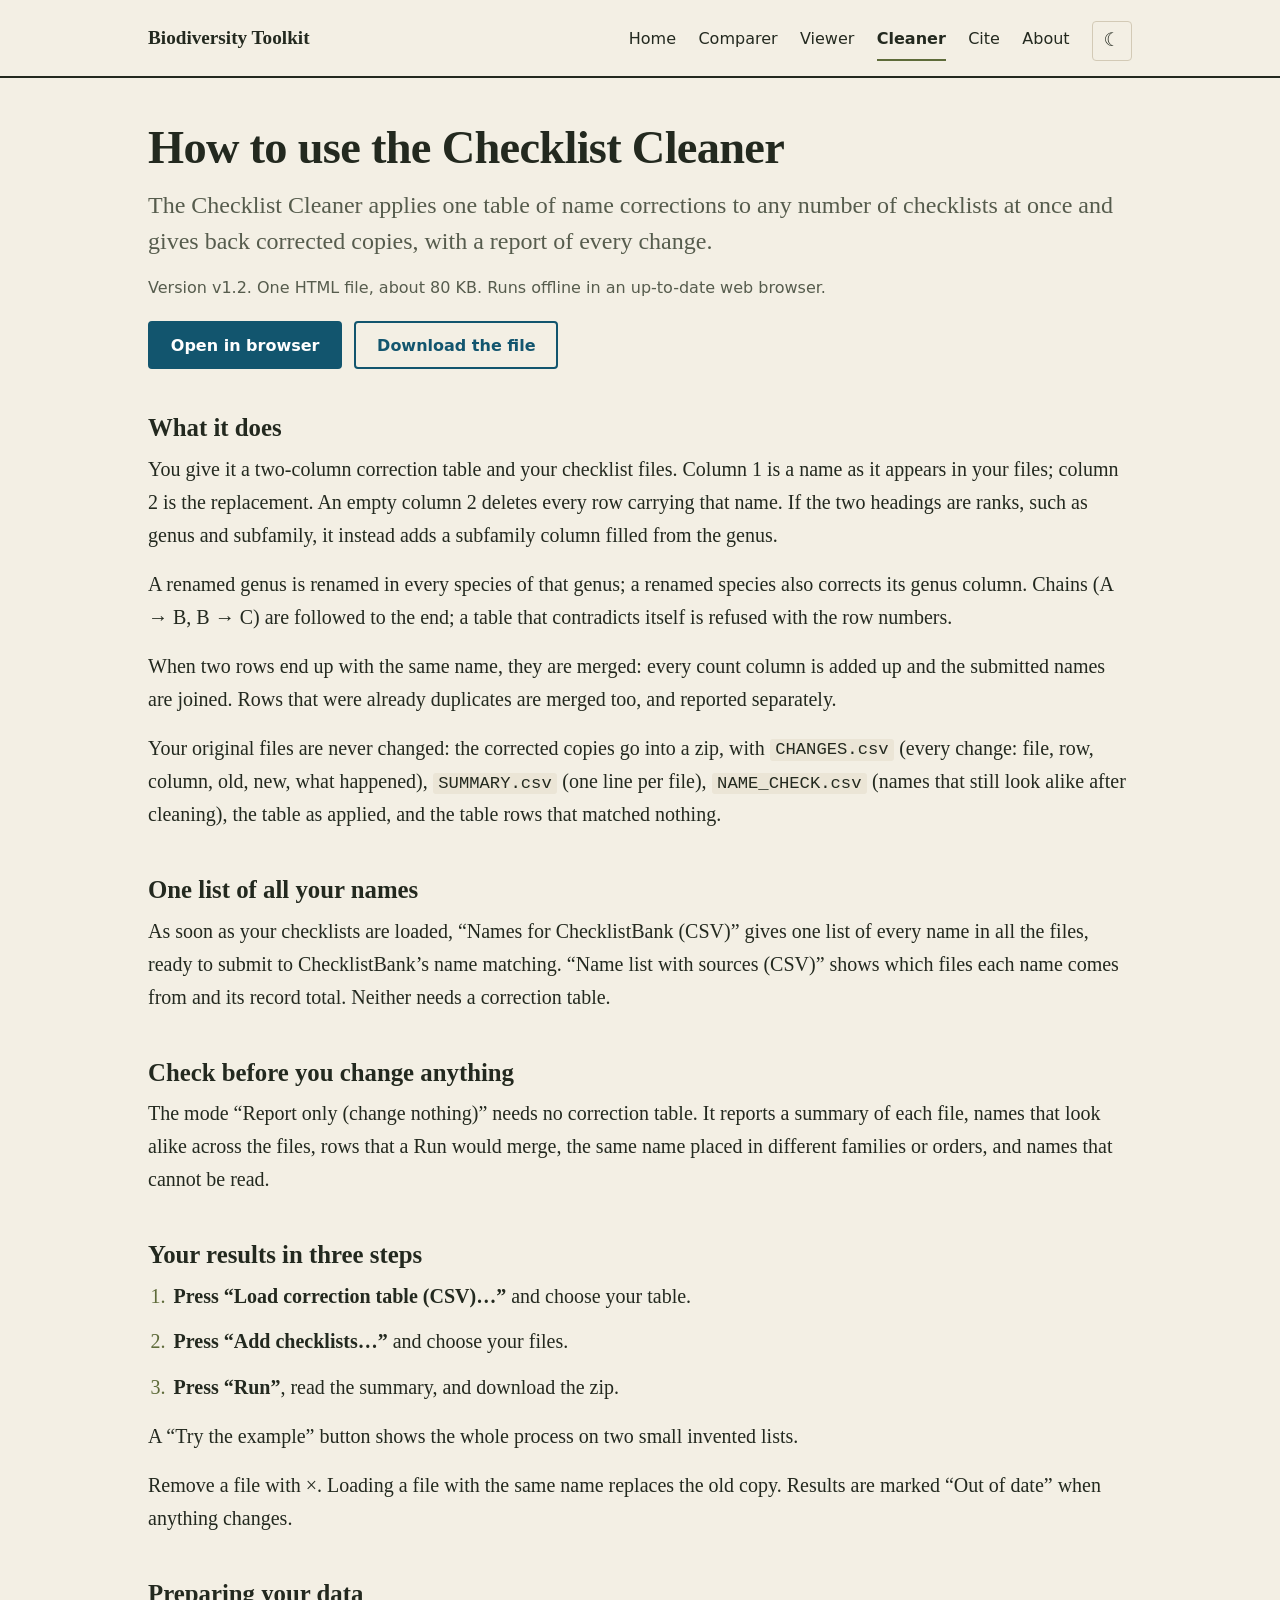
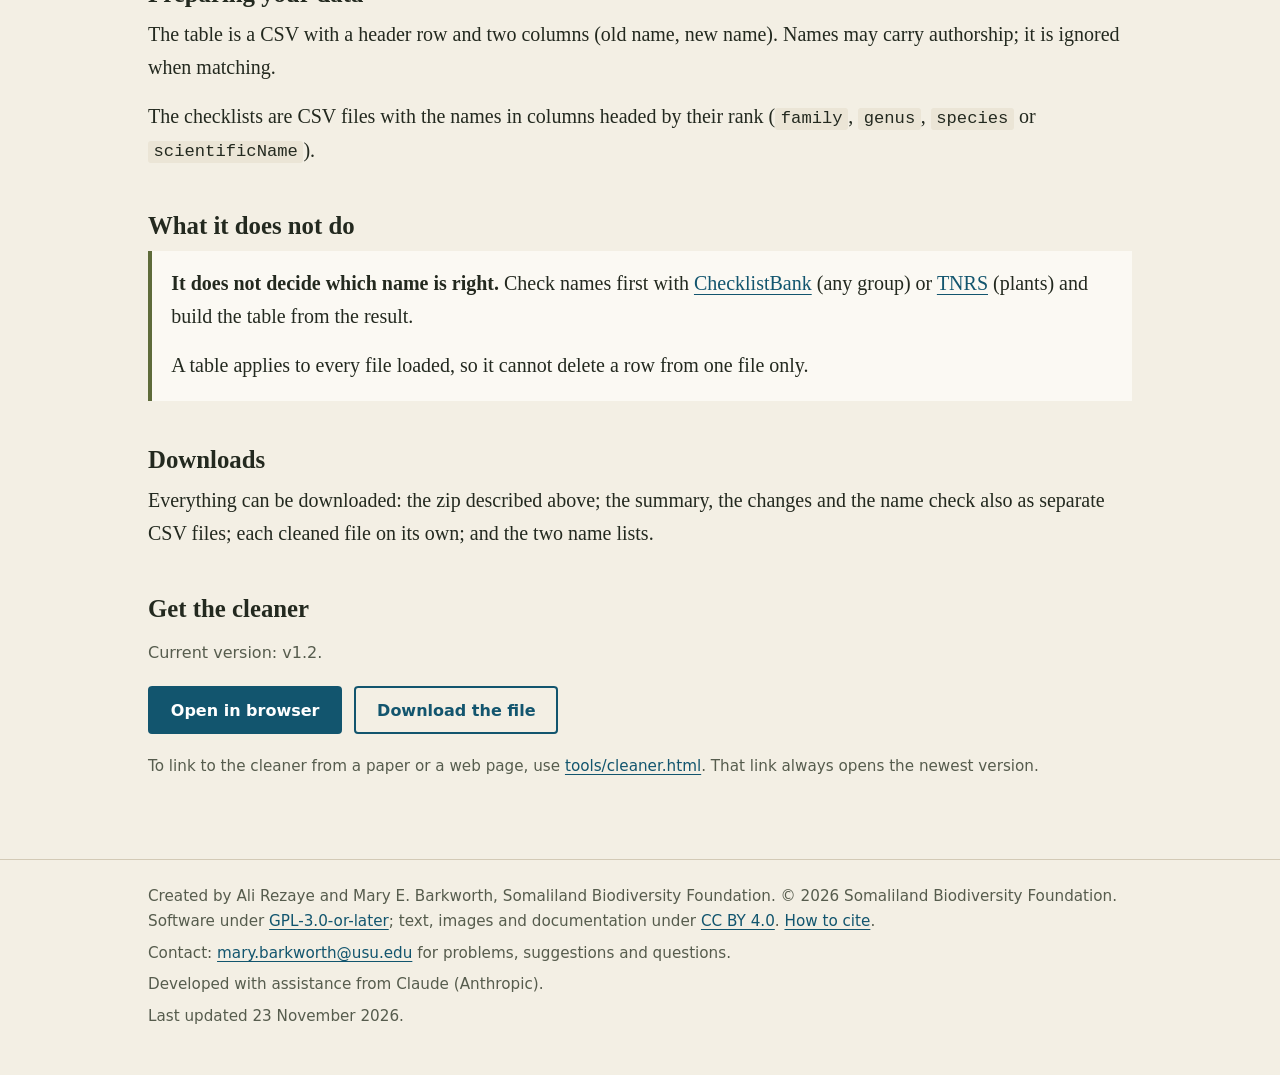
<file: cleaner.html>
<!doctype html>
<html lang="en">
<head>
<meta charset="utf-8">
<meta name="viewport" content="width=device-width, initial-scale=1">
<meta name="color-scheme" content="light dark">
<title>Checklist Cleaner | Biodiversity Toolkit</title>
<meta name="description" content="Checklist Cleaner: apply a table of name corrections, deletions or a new rank to many checklists at once, with every change reported. Runs offline.">
<link rel="stylesheet" href="style.css?v=20261110b">
<script>
/* Day/night switch. Applies a stored choice before the page is drawn, then wires the button.
   Same script on every page. */
(function () {
  var KEY = 'biodiversity-toolkit-theme', root = document.documentElement;
  try {
    var saved = localStorage.getItem(KEY);
    if (saved === 'dark' || saved === 'light') root.setAttribute('data-theme', saved);
  } catch (e) {}
  var media = window.matchMedia ? window.matchMedia('(prefers-color-scheme: dark)') : null;
  function isDark() {
    var t = root.getAttribute('data-theme');
    return t ? t === 'dark' : !!(media && media.matches);
  }
  function label(btn) {
    var dark = isDark(), text = dark ? 'Switch to light mode' : 'Switch to dark mode';
    btn.textContent = dark ? '\u2600\uFE0E' : '\u263E';
    btn.setAttribute('aria-label', text);
    btn.title = text;
  }
  document.addEventListener('DOMContentLoaded', function () {
    var btn = document.querySelector('.theme-toggle');
    if (!btn) return;
    label(btn);
    btn.hidden = false;
    btn.addEventListener('click', function () {
      var next = isDark() ? 'light' : 'dark';
      root.setAttribute('data-theme', next);
      try { localStorage.setItem(KEY, next); } catch (e) {}
      label(btn);
    });
    if (media && media.addEventListener) media.addEventListener('change', function () { label(btn); });
  });
})();
</script>
<script>
/* Visit counting (GoatCounter), download log and update-notice sign-up. Same script on every page.
   Both addresses are set with scripts/update-site.mjs. While one is still a placeholder, that part
   stays off: nothing is loaded, nothing is sent and no dialog is shown. Nothing runs when the site
   is opened from a local folder.
   The update-notice question is asked once per browser, before the first download. Every way of
   leaving the box starts the download: Send, No thanks, or closing it. If the box cannot be shown,
   the download starts at once, so a download never depends on the box. */
(function () {
  var COUNTER = 'https://biodiversity-toolkit.goatcounter.com/count';
  var LOGGER = 'https://script.google.com/macros/s/AKfycbxxiUn3o3EWikM0aevTPvu732-I5PPSbCTLABY1y96mywGU_Xbjg4OdJGldLQTNZg3pUg/exec';
  var KEY = 'biodiversity-toolkit-notices';
  var web = location.protocol === 'https:' || location.protocol === 'http:';
  var counterOn = web && /^https:\/\/[a-z0-9-]+\.goatcounter\.com\/count$/.test(COUNTER);
  var loggerOn = web && /^https:\/\/script\.google\.com\/\S+\/exec$/.test(LOGGER);
  if (counterOn) {
    var gc = document.createElement('script');
    gc.async = true;
    gc.src = 'https://gc.zgo.at/count.js';
    gc.setAttribute('data-goatcounter', COUNTER);
    document.head.appendChild(gc);
  }
  if (!counterOn && !loggerOn) return;

  function get(k) { try { return localStorage.getItem(k); } catch (e) { return null; } }
  function put(k, v) { try { localStorage.setItem(k, v); } catch (e) {} }
  function send(data) {
    try { fetch(LOGGER, { method: 'POST', mode: 'no-cors', body: JSON.stringify(data) }).catch(function () {}); } catch (e) {}
  }
  function count(path, title) {
    try { if (window.goatcounter && window.goatcounter.count) window.goatcounter.count({ path: path, title: title, event: true }); } catch (e) {}
  }

  /* Starts the download of a link without the link itself being pressed. The helper link goes
     inside the box while the box is open, because the rest of the page cannot be used then. */
  function startDownload(link, box) {
    var a = document.createElement('a');
    a.href = link.href;
    a.setAttribute('download', link.getAttribute('download') || '');
    a.hidden = true;
    (box && box.open ? box : document.body).appendChild(a);
    a.click();
    a.remove();
  }

  var asked = false;
  /* Asks the question. Returns false when it was already answered or the box cannot be shown; the
     link then downloads as usual. start(box) runs exactly once, however the box is left. */
  function askForNotices(tool, version, start) {
    if (asked || get(KEY)) return false;
    var d = document.createElement('dialog');
    if (typeof d.showModal !== 'function') return false;
    d.className = 'notice';
    d.setAttribute('aria-labelledby', 'notice-title');
    d.setAttribute('aria-describedby', 'notice-text');
    d.innerHTML =
      '<form novalidate>' +
      '<h2 id="notice-title">Would you like update notices?</h2>' +
      '<p id="notice-text">Leave your email and we will write only about new versions, bug fixes and important changes — nothing else. Your address is kept in a private list held by the authors; write to mary.barkworth@usu.edu to be removed.</p>' +
      '<label for="notice-email">Email address</label>' +
      '<input id="notice-email" type="email" autocomplete="email">' +
      '<p class="notice-note" aria-live="polite"></p>' +
      '<div class="actions"><button type="submit" class="btn btn-open">Send</button>' +
      '<button type="button" class="btn btn-download notice-no">No thanks</button></div>' +
      '<p style="font-family:var(--sans);font-size:0.95rem;margin:0.9rem 0 0">Your download starts with either button.</p>' +
      '</form>';
    document.body.appendChild(d);
    try { d.showModal(); } catch (e) { d.remove(); return false; }
    asked = true;
    var started = false;
    function go() {
      if (started) return;
      started = true;
      put(KEY, 'answered');
      start(d);
    }
    var form = d.querySelector('form'), input = d.querySelector('input'), note = d.querySelector('.notice-note');
    d.addEventListener('close', function () { d.remove(); go(); });
    d.querySelector('.notice-no').addEventListener('click', function () { go(); d.close(); });
    form.addEventListener('submit', function (ev) {
      ev.preventDefault();
      if (started) return;
      var email = input.value.trim();
      if (!/^[^\s@]+@[^\s@]+\.[^\s@]{2,}$/.test(email)) {
        note.textContent = 'Please check the address: it should look like name@example.org.';
        input.focus();
        return;
      }
      send({ email: email, tool: tool, version: version, page: location.pathname });
      go();
      form.innerHTML = '<p class="notice-thanks" role="status">Thank you. Your download has started.</p>';
      setTimeout(function () { if (d.open) d.close(); }, 2500);
    });
    return true;
  }

  document.addEventListener('DOMContentLoaded', function () {
    var links = document.querySelectorAll('a[data-tool]');
    for (var i = 0; i < links.length; i++) {
      links[i].addEventListener('click', function (ev) {
        var link = this, tool = link.getAttribute('data-tool'), version = link.getAttribute('data-version');
        if (!link.hasAttribute('download')) {
          if (counterOn) count('open-' + tool, 'Open ' + tool + ' ' + version);
          return;
        }
        function record() {
          if (counterOn) count('download-' + tool, 'Download ' + tool + ' ' + version);
          if (loggerOn) send({ tool: tool, version: version, action: 'download', page: location.pathname });
        }
        if (loggerOn && askForNotices(tool, version, function (box) { record(); startDownload(link, box); })) {
          ev.preventDefault();   /* the box starts the download */
          return;
        }
        record();                /* no box: the link downloads as usual */
      });
    }
  });
})();
</script>
</head>
<body>
<a class="skip" href="#main">Skip to content</a>
<header class="site-header">
  <div class="wrap site-bar">
    <a class="site-name" href="index.html">Biodiversity Toolkit</a>
    <nav class="site-nav" aria-label="Site">
      <ul>
        <li><a href="index.html">Home</a></li>
        <li><a href="comparer.html">Comparer</a></li>
        <li><a href="viewer.html">Viewer</a></li>
        <li><a href="cleaner.html" aria-current="page">Cleaner</a></li>
        <li><a href="cite.html">Cite</a></li>
        <li><a href="about.html">About</a></li>
        <li class="theme-item"><button type="button" class="theme-toggle" aria-label="Switch to dark mode" title="Switch to dark mode" hidden>☾</button></li>
      </ul>
    </nav>
  </div>
</header>

<main id="main" class="wrap">
<div class="page-head">
  <h1>How to use the Checklist Cleaner</h1>
  <p class="lede">The Checklist Cleaner applies one table of name corrections to any number of checklists at once and gives back corrected copies, with a report of every change.</p>
  <p class="meta">Version <span data-v="cleaner">v1.2</span>. One HTML file, <span data-size="cleaner">about 80&nbsp;KB</span>. Runs offline in an up-to-date web browser.</p>
  <div class="actions">
    <a class="btn btn-open" href="tools/Checklist_cleaner-v1_2.html" data-tool="cleaner" data-version="v1.2">Open in browser</a>
    <a class="btn btn-download" href="tools/Checklist_cleaner-v1_2.html" download data-tool="cleaner" data-version="v1.2">Download the file</a>
  </div>
</div>

<div class="prose">
<h2>What it does</h2>
<p>You give it a two-column correction table and your checklist files. Column 1 is a name as it appears in your files; column 2 is the replacement. An empty column 2 deletes every row carrying that name. If the two headings are ranks, such as genus and subfamily, it instead adds a subfamily column filled from the genus.</p>
<p>A renamed genus is renamed in every species of that genus; a renamed species also corrects its genus column. Chains (A → B, B → C) are followed to the end; a table that contradicts itself is refused with the row numbers.</p>
<p>When two rows end up with the same name, they are merged: every count column is added up and the submitted names are joined. Rows that were already duplicates are merged too, and reported separately.</p>
<p>Your original files are never changed: the corrected copies go into a zip, with <code>CHANGES.csv</code> (every change: file, row, column, old, new, what happened), <code>SUMMARY.csv</code> (one line per file), <code>NAME_CHECK.csv</code> (names that still look alike after cleaning), the table as applied, and the table rows that matched nothing.</p>

<h2 id="names">One list of all your names</h2>
<p>As soon as your checklists are loaded, “Names for ChecklistBank (CSV)” gives one list of every name in all the files, ready to submit to ChecklistBank’s name matching. “Name list with sources (CSV)” shows which files each name comes from and its record total. Neither needs a correction table.</p>

<h2 id="report">Check before you change anything</h2>
<p>The mode “Report only (change nothing)” needs no correction table. It reports a summary of each file, names that look alike across the files, rows that a Run would merge, the same name placed in different families or orders, and names that cannot be read.</p>

<h2 id="steps">Your results in three steps</h2>
<ol class="steps">
  <li><strong>Press “Load correction table (CSV)…”</strong> and choose your table.</li>
  <li><strong>Press “Add checklists…”</strong> and choose your files.</li>
  <li><strong>Press “Run”</strong>, read the summary, and download the zip.</li>
</ol>
<p>A “Try the example” button shows the whole process on two small invented lists.</p>
<p>Remove a file with ×. Loading a file with the same name replaces the old copy. Results are marked “Out of date” when anything changes.</p>

<h2 id="prepare">Preparing your data</h2>
<p>The table is a CSV with a header row and two columns (old name, new name). Names may carry authorship; it is ignored when matching.</p>
<p>The checklists are CSV files with the names in columns headed by their rank (<code>family</code>, <code>genus</code>, <code>species</code> or <code>scientificName</code>).</p>

<h2>What it does not do</h2>
<div class="caveat">
  <p><strong>It does not decide which name is right.</strong> Check names first with <a href="https://www.checklistbank.org/">ChecklistBank</a> (any group) or <a href="https://tnrs.biendata.org/">TNRS</a> (plants) and build the table from the result.</p>
  <p>A table applies to every file loaded, so it cannot delete a row from one file only.</p>
</div>

<h2>Downloads</h2>
<p>Everything can be downloaded: the zip described above; the summary, the changes and the name check also as separate CSV files; each cleaned file on its own; and the two name lists.</p>

<h2>Get the cleaner</h2>
<p class="meta">Current version: <span data-v="cleaner">v1.2</span>.</p>
<div class="actions">
    <a class="btn btn-open" href="tools/Checklist_cleaner-v1_2.html" data-tool="cleaner" data-version="v1.2">Open in browser</a>
    <a class="btn btn-download" href="tools/Checklist_cleaner-v1_2.html" download data-tool="cleaner" data-version="v1.2">Download the file</a>
  </div>
<p class="small" style="margin-top:1.25rem">To link to the cleaner from a paper or a web page, use <a href="tools/cleaner.html">tools/cleaner.html</a>. That link always opens the newest version.</p>
</div>
</main>

<footer class="site-footer">
  <div class="wrap">
    <p>Created by Ali Rezaye and Mary E. Barkworth, Somaliland Biodiversity Foundation. © 2026 Somaliland Biodiversity Foundation. Software under <a href="https://www.gnu.org/licenses/gpl-3.0.html">GPL-3.0-or-later</a>; text, images and documentation under <a href="https://creativecommons.org/licenses/by/4.0/">CC BY 4.0</a>. <a href="cite.html">How to cite</a>.</p>
    <p>Contact: <a href="mailto:mary.barkworth@usu.edu">mary.barkworth@usu.edu</a> for problems, suggestions and questions.</p>
    <p>Developed with assistance from Claude (Anthropic).</p>
    <p>Last updated <time datetime="2026-11-23">23 November 2026</time>.</p>
  </div>
</footer>
</body>
</html>
</file>
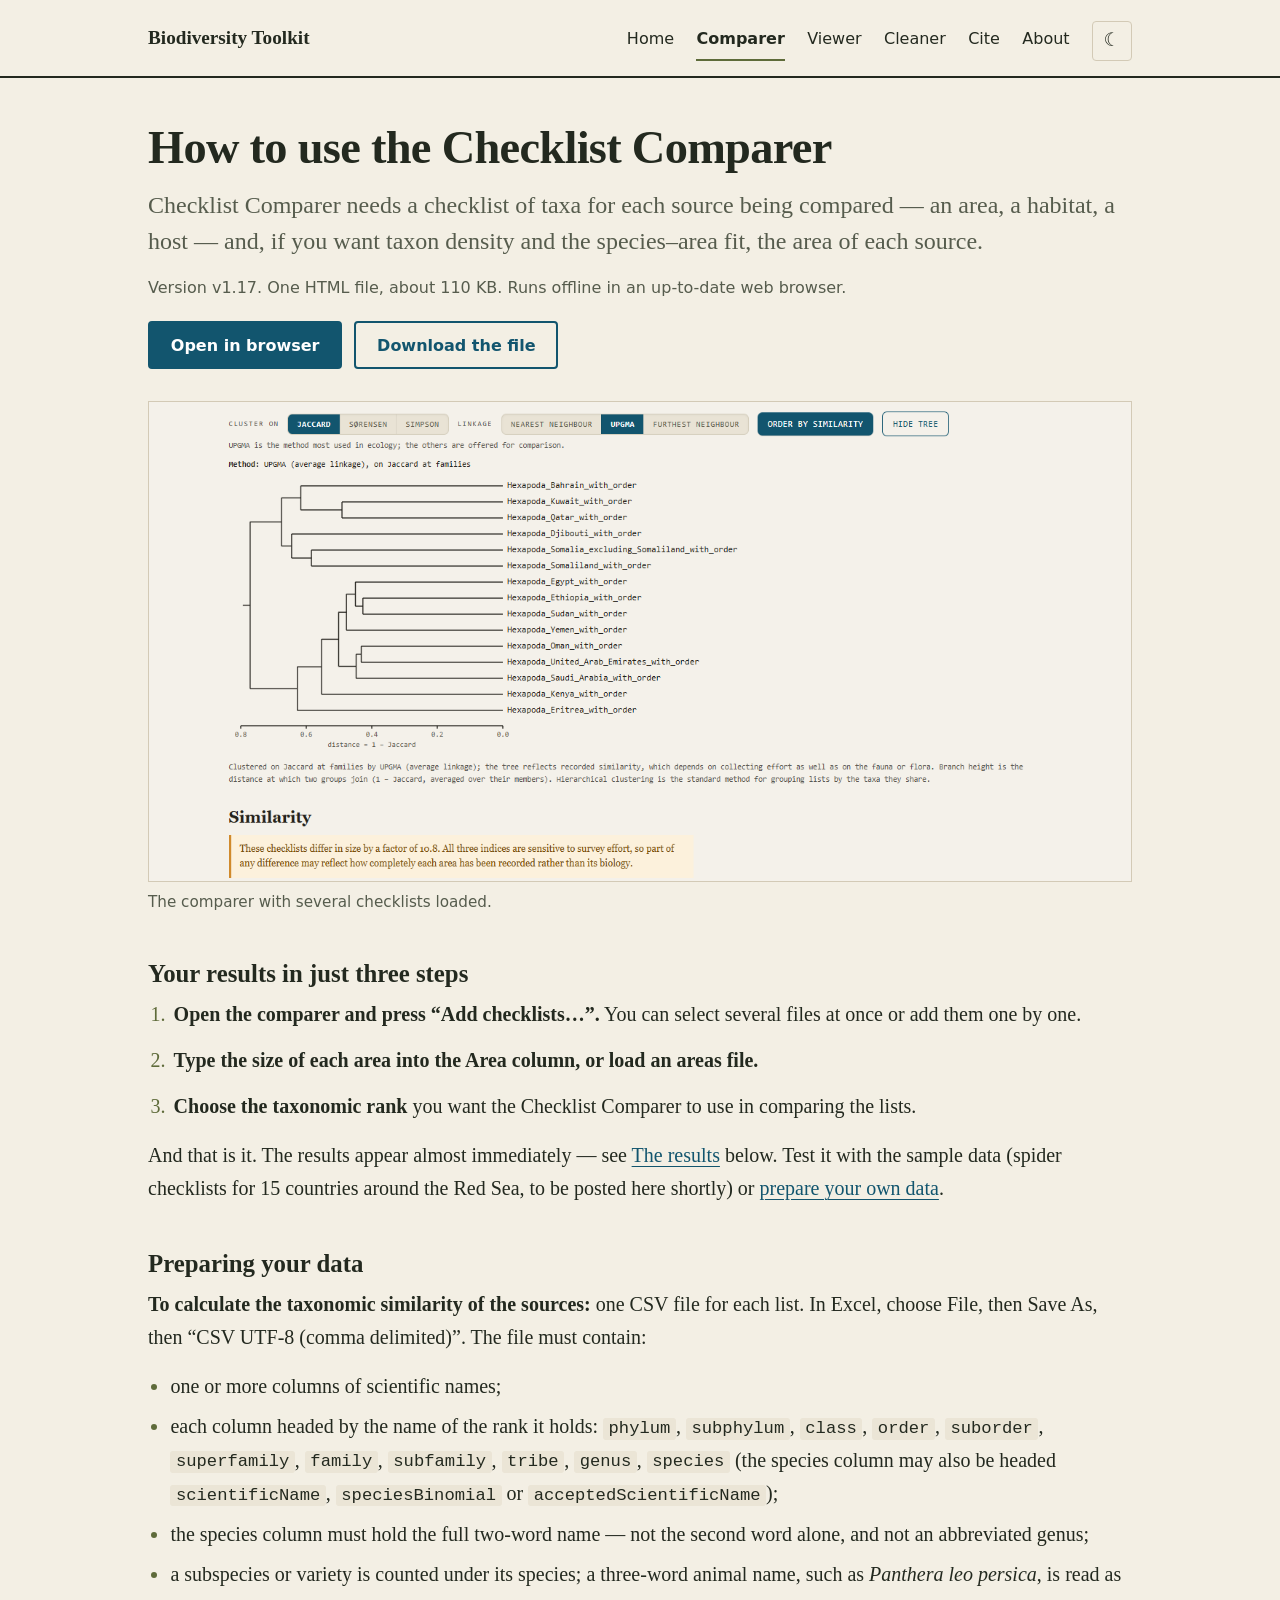
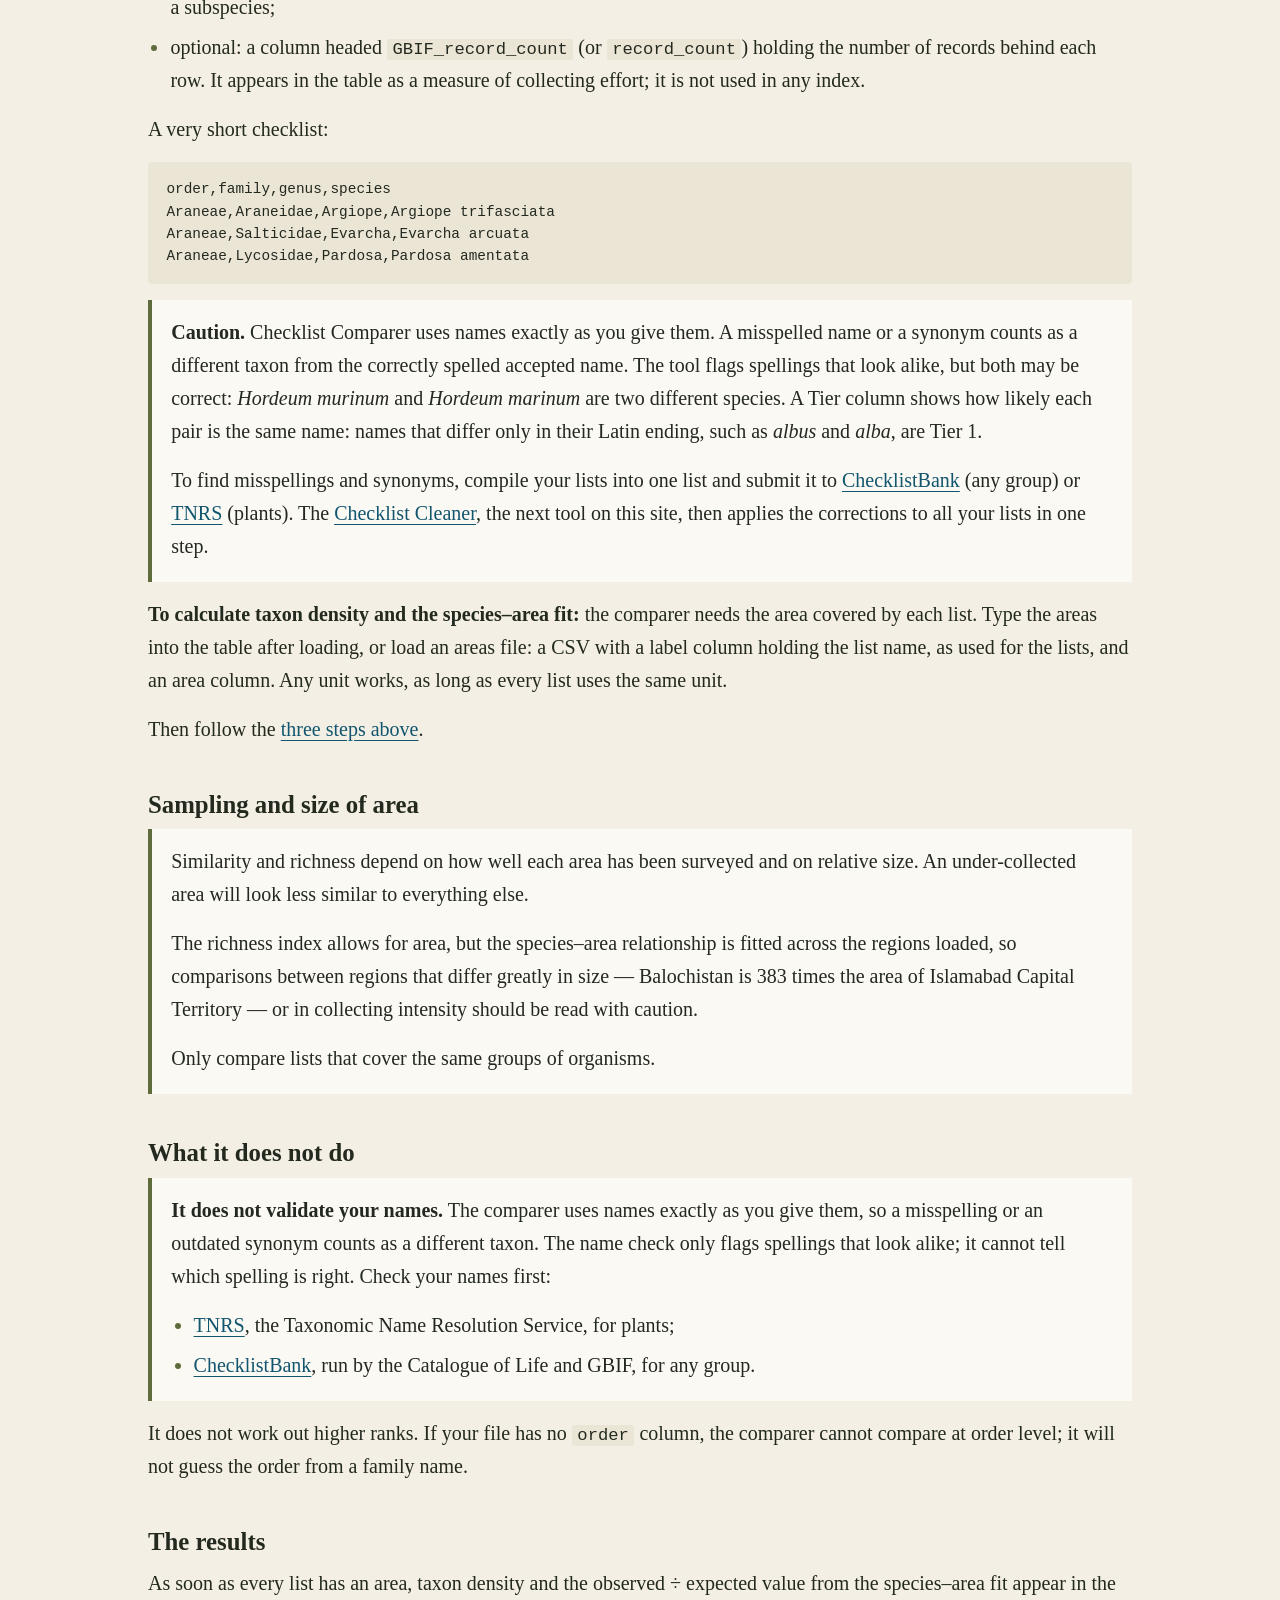
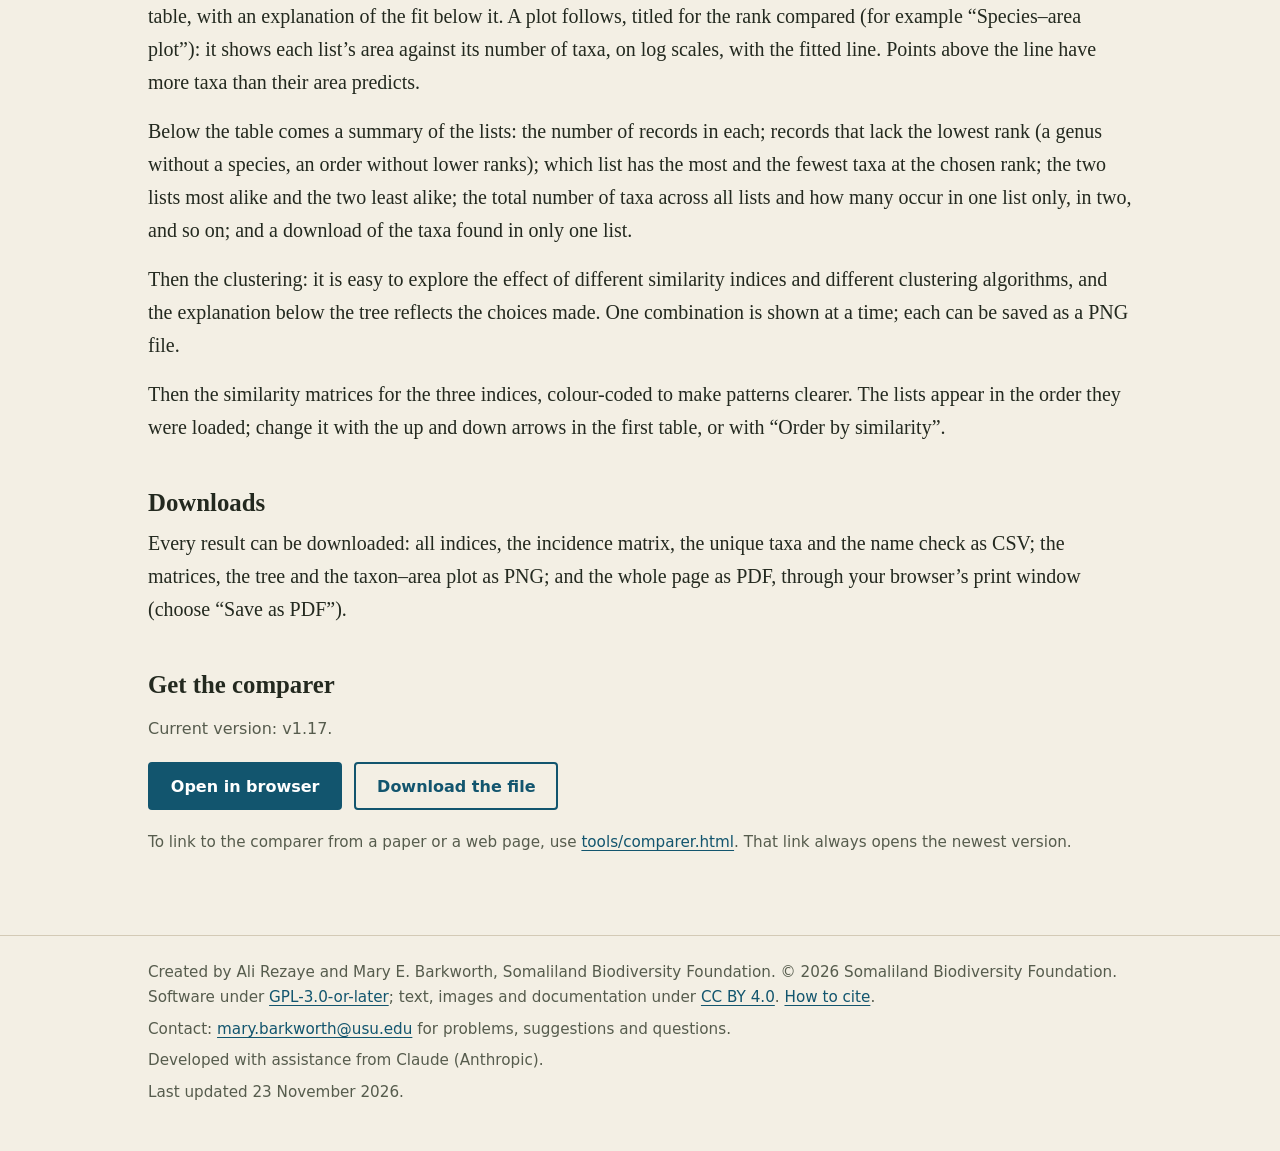
<file: comparer.html>
<!doctype html>
<html lang="en">
<head>
<meta charset="utf-8">
<meta name="viewport" content="width=device-width, initial-scale=1">
<meta name="color-scheme" content="light dark">
<title>Checklist Comparer | Biodiversity Toolkit</title>
<meta name="description" content="Checklist Comparer: compare checklists of any group of organisms with Jaccard, Sørensen and Simpson indices, an incidence matrix, a clustering tree and a species–area fit. Runs offline.">
<link rel="stylesheet" href="style.css?v=20261110b">
<script>
/* Day/night switch. Applies a stored choice before the page is drawn, then wires the button.
   Same script on every page. */
(function () {
  var KEY = 'biodiversity-toolkit-theme', root = document.documentElement;
  try {
    var saved = localStorage.getItem(KEY);
    if (saved === 'dark' || saved === 'light') root.setAttribute('data-theme', saved);
  } catch (e) {}
  var media = window.matchMedia ? window.matchMedia('(prefers-color-scheme: dark)') : null;
  function isDark() {
    var t = root.getAttribute('data-theme');
    return t ? t === 'dark' : !!(media && media.matches);
  }
  function label(btn) {
    var dark = isDark(), text = dark ? 'Switch to light mode' : 'Switch to dark mode';
    btn.textContent = dark ? '\u2600\uFE0E' : '\u263E';
    btn.setAttribute('aria-label', text);
    btn.title = text;
  }
  document.addEventListener('DOMContentLoaded', function () {
    var btn = document.querySelector('.theme-toggle');
    if (!btn) return;
    label(btn);
    btn.hidden = false;
    btn.addEventListener('click', function () {
      var next = isDark() ? 'light' : 'dark';
      root.setAttribute('data-theme', next);
      try { localStorage.setItem(KEY, next); } catch (e) {}
      label(btn);
    });
    if (media && media.addEventListener) media.addEventListener('change', function () { label(btn); });
  });
})();
</script>
<script>
/* Visit counting (GoatCounter), download log and update-notice sign-up. Same script on every page.
   Both addresses are set with scripts/update-site.mjs. While one is still a placeholder, that part
   stays off: nothing is loaded, nothing is sent and no dialog is shown. Nothing runs when the site
   is opened from a local folder.
   The update-notice question is asked once per browser, before the first download. Every way of
   leaving the box starts the download: Send, No thanks, or closing it. If the box cannot be shown,
   the download starts at once, so a download never depends on the box. */
(function () {
  var COUNTER = 'https://biodiversity-toolkit.goatcounter.com/count';
  var LOGGER = 'https://script.google.com/macros/s/AKfycbxxiUn3o3EWikM0aevTPvu732-I5PPSbCTLABY1y96mywGU_Xbjg4OdJGldLQTNZg3pUg/exec';
  var KEY = 'biodiversity-toolkit-notices';
  var web = location.protocol === 'https:' || location.protocol === 'http:';
  var counterOn = web && /^https:\/\/[a-z0-9-]+\.goatcounter\.com\/count$/.test(COUNTER);
  var loggerOn = web && /^https:\/\/script\.google\.com\/\S+\/exec$/.test(LOGGER);
  if (counterOn) {
    var gc = document.createElement('script');
    gc.async = true;
    gc.src = 'https://gc.zgo.at/count.js';
    gc.setAttribute('data-goatcounter', COUNTER);
    document.head.appendChild(gc);
  }
  if (!counterOn && !loggerOn) return;

  function get(k) { try { return localStorage.getItem(k); } catch (e) { return null; } }
  function put(k, v) { try { localStorage.setItem(k, v); } catch (e) {} }
  function send(data) {
    try { fetch(LOGGER, { method: 'POST', mode: 'no-cors', body: JSON.stringify(data) }).catch(function () {}); } catch (e) {}
  }
  function count(path, title) {
    try { if (window.goatcounter && window.goatcounter.count) window.goatcounter.count({ path: path, title: title, event: true }); } catch (e) {}
  }

  /* Starts the download of a link without the link itself being pressed. The helper link goes
     inside the box while the box is open, because the rest of the page cannot be used then. */
  function startDownload(link, box) {
    var a = document.createElement('a');
    a.href = link.href;
    a.setAttribute('download', link.getAttribute('download') || '');
    a.hidden = true;
    (box && box.open ? box : document.body).appendChild(a);
    a.click();
    a.remove();
  }

  var asked = false;
  /* Asks the question. Returns false when it was already answered or the box cannot be shown; the
     link then downloads as usual. start(box) runs exactly once, however the box is left. */
  function askForNotices(tool, version, start) {
    if (asked || get(KEY)) return false;
    var d = document.createElement('dialog');
    if (typeof d.showModal !== 'function') return false;
    d.className = 'notice';
    d.setAttribute('aria-labelledby', 'notice-title');
    d.setAttribute('aria-describedby', 'notice-text');
    d.innerHTML =
      '<form novalidate>' +
      '<h2 id="notice-title">Would you like update notices?</h2>' +
      '<p id="notice-text">Leave your email and we will write only about new versions, bug fixes and important changes — nothing else. Your address is kept in a private list held by the authors; write to mary.barkworth@usu.edu to be removed.</p>' +
      '<label for="notice-email">Email address</label>' +
      '<input id="notice-email" type="email" autocomplete="email">' +
      '<p class="notice-note" aria-live="polite"></p>' +
      '<div class="actions"><button type="submit" class="btn btn-open">Send</button>' +
      '<button type="button" class="btn btn-download notice-no">No thanks</button></div>' +
      '<p style="font-family:var(--sans);font-size:0.95rem;margin:0.9rem 0 0">Your download starts with either button.</p>' +
      '</form>';
    document.body.appendChild(d);
    try { d.showModal(); } catch (e) { d.remove(); return false; }
    asked = true;
    var started = false;
    function go() {
      if (started) return;
      started = true;
      put(KEY, 'answered');
      start(d);
    }
    var form = d.querySelector('form'), input = d.querySelector('input'), note = d.querySelector('.notice-note');
    d.addEventListener('close', function () { d.remove(); go(); });
    d.querySelector('.notice-no').addEventListener('click', function () { go(); d.close(); });
    form.addEventListener('submit', function (ev) {
      ev.preventDefault();
      if (started) return;
      var email = input.value.trim();
      if (!/^[^\s@]+@[^\s@]+\.[^\s@]{2,}$/.test(email)) {
        note.textContent = 'Please check the address: it should look like name@example.org.';
        input.focus();
        return;
      }
      send({ email: email, tool: tool, version: version, page: location.pathname });
      go();
      form.innerHTML = '<p class="notice-thanks" role="status">Thank you. Your download has started.</p>';
      setTimeout(function () { if (d.open) d.close(); }, 2500);
    });
    return true;
  }

  document.addEventListener('DOMContentLoaded', function () {
    var links = document.querySelectorAll('a[data-tool]');
    for (var i = 0; i < links.length; i++) {
      links[i].addEventListener('click', function (ev) {
        var link = this, tool = link.getAttribute('data-tool'), version = link.getAttribute('data-version');
        if (!link.hasAttribute('download')) {
          if (counterOn) count('open-' + tool, 'Open ' + tool + ' ' + version);
          return;
        }
        function record() {
          if (counterOn) count('download-' + tool, 'Download ' + tool + ' ' + version);
          if (loggerOn) send({ tool: tool, version: version, action: 'download', page: location.pathname });
        }
        if (loggerOn && askForNotices(tool, version, function (box) { record(); startDownload(link, box); })) {
          ev.preventDefault();   /* the box starts the download */
          return;
        }
        record();                /* no box: the link downloads as usual */
      });
    }
  });
})();
</script>
</head>
<body>
<a class="skip" href="#main">Skip to content</a>
<header class="site-header">
  <div class="wrap site-bar">
    <a class="site-name" href="index.html">Biodiversity Toolkit</a>
    <nav class="site-nav" aria-label="Site">
      <ul>
        <li><a href="index.html">Home</a></li>
        <li><a href="comparer.html" aria-current="page">Comparer</a></li>
        <li><a href="viewer.html">Viewer</a></li>
        <li><a href="cleaner.html">Cleaner</a></li>
        <li><a href="cite.html">Cite</a></li>
        <li><a href="about.html">About</a></li>
        <li class="theme-item"><button type="button" class="theme-toggle" aria-label="Switch to dark mode" title="Switch to dark mode" hidden>☾</button></li>
      </ul>
    </nav>
  </div>
</header>

<main id="main" class="wrap">
<div class="page-head">
  <h1>How to use the Checklist Comparer</h1>
  <p class="lede">Checklist Comparer needs a checklist of taxa for each source being compared — an area, a habitat, a host — and, if you want taxon density and the species–area fit, the area of each source.</p>
  <p class="meta">Version <span data-v="comparer">v1.17</span>. One HTML file, <span data-size="comparer">about 110&nbsp;KB</span>. Runs offline in an up-to-date web browser.</p>
  <div class="actions">
    <a class="btn btn-open" href="tools/Checklist_comparison_tool-v1_17.html" data-tool="comparer" data-version="v1.17">Open in browser</a>
    <a class="btn btn-download" href="tools/Checklist_comparison_tool-v1_17.html" download data-tool="comparer" data-version="v1.17">Download the file</a>
  </div>
</div>

<figure class="screenshot">
  <img src="images/comparer-screenshot.png" alt="The Checklist Comparer showing the clustering tree for 15 insect (Hexapoda) checklists">
  <figcaption>The comparer with several checklists loaded.</figcaption>
</figure>

<div class="prose">
<h2 id="steps">Your results in just three steps</h2>
<ol class="steps">
  <li><strong>Open the comparer and press “Add checklists…”.</strong> You can select several files at once or add them one by one.</li>
  <li><strong>Type the size of each area into the Area column, or load an areas file.</strong></li>
  <li><strong>Choose the taxonomic rank</strong> you want the Checklist Comparer to use in comparing the lists.</li>
</ol>
<p>And that is it. The results appear almost immediately — see <a href="#results">The results</a> below. Test it with the sample data (spider checklists for 15 countries around the Red Sea, to be posted here shortly) or <a href="#prepare">prepare your own data</a>.</p>

<h2 id="prepare">Preparing your data</h2>
<p><strong>To calculate the taxonomic similarity of the sources:</strong> one CSV file for each list. In Excel, choose File, then Save As, then “CSV UTF-8 (comma delimited)”. The file must contain:</p>
<ul>
  <li>one or more columns of scientific names;</li>
  <li>each column headed by the name of the rank it holds: <code>phylum</code>, <code>subphylum</code>, <code>class</code>, <code>order</code>, <code>suborder</code>, <code>superfamily</code>, <code>family</code>, <code>subfamily</code>, <code>tribe</code>, <code>genus</code>, <code>species</code> (the species column may also be headed <code>scientificName</code>, <code>speciesBinomial</code> or <code>acceptedScientificName</code>);</li>
  <li>the species column must hold the full two-word name — not the second word alone, and not an abbreviated genus;</li>
  <li>a subspecies or variety is counted under its species; a three-word animal name, such as <i>Panthera leo persica</i>, is read as a subspecies;</li>
  <li>optional: a column headed <code>GBIF_record_count</code> (or <code>record_count</code>) holding the number of records behind each row. It appears in the table as a measure of collecting effort; it is not used in any index.</li>
</ul>
<p>A very short checklist:</p>
<pre><code>order,family,genus,species
Araneae,Araneidae,Argiope,Argiope trifasciata
Araneae,Salticidae,Evarcha,Evarcha arcuata
Araneae,Lycosidae,Pardosa,Pardosa amentata</code></pre>
<div class="caveat">
  <p><strong>Caution.</strong> Checklist Comparer uses names exactly as you give them. A misspelled name or a synonym counts as a different taxon from the correctly spelled accepted name. The tool flags spellings that look alike, but both may be correct: <i>Hordeum murinum</i> and <i>Hordeum marinum</i> are two different species. A Tier column shows how likely each pair is the same name: names that differ only in their Latin ending, such as <i>albus</i> and <i>alba</i>, are Tier 1.</p>
  <p>To find misspellings and synonyms, compile your lists into one list and submit it to <a href="https://www.checklistbank.org/">ChecklistBank</a> (any group) or <a href="https://tnrs.biendata.org/">TNRS</a> (plants). The <a href="cleaner.html">Checklist Cleaner</a>, the next tool on this site, then applies the corrections to all your lists in one step.</p>
</div>
<p><strong>To calculate taxon density and the species–area fit:</strong> the comparer needs the area covered by each list. Type the areas into the table after loading, or load an areas file: a CSV with a label column holding the list name, as used for the lists, and an area column. Any unit works, as long as every list uses the same unit.</p>
<p>Then follow the <a href="#steps">three steps above</a>.</p>

<h2>Sampling and size of area</h2>
<div class="caveat">
  <p>Similarity and richness depend on how well each area has been surveyed and on relative size. An under-collected area will look less similar to everything else.</p>
  <p>The richness index allows for area, but the species–area relationship is fitted across the regions loaded, so comparisons between regions that differ greatly in size — Balochistan is 383 times the area of Islamabad Capital Territory — or in collecting intensity should be read with caution.</p>
  <p>Only compare lists that cover the same groups of organisms.</p>
</div>

<h2>What it does not do</h2>
<div class="caveat">
  <p><strong>It does not validate your names.</strong> The comparer uses names exactly as you give them, so a misspelling or an outdated synonym counts as a different taxon. The name check only flags spellings that look alike; it cannot tell which spelling is right. Check your names first:</p>
  <ul>
    <li><a href="https://tnrs.biendata.org/">TNRS</a>, the Taxonomic Name Resolution Service, for plants;</li>
    <li><a href="https://www.checklistbank.org/">ChecklistBank</a>, run by the Catalogue of Life and GBIF, for any group.</li>
  </ul>
</div>
<p>It does not work out higher ranks. If your file has no <code>order</code> column, the comparer cannot compare at order level; it will not guess the order from a family name.</p>

<h2 id="results">The results</h2>
<p>As soon as every list has an area, taxon density and the observed ÷ expected value from the species–area fit appear in the table, with an explanation of the fit below it. A plot follows, titled for the rank compared (for example “Species–area plot”): it shows each list’s area against its number of taxa, on log scales, with the fitted line. Points above the line have more taxa than their area predicts.</p>
<p>Below the table comes a summary of the lists: the number of records in each; records that lack the lowest rank (a genus without a species, an order without lower ranks); which list has the most and the fewest taxa at the chosen rank; the two lists most alike and the two least alike; the total number of taxa across all lists and how many occur in one list only, in two, and so on; and a download of the taxa found in only one list.</p>
<p>Then the clustering: it is easy to explore the effect of different similarity indices and different clustering algorithms, and the explanation below the tree reflects the choices made. One combination is shown at a time; each can be saved as a PNG file.</p>
<p>Then the similarity matrices for the three indices, colour-coded to make patterns clearer. The lists appear in the order they were loaded; change it with the up and down arrows in the first table, or with “Order by similarity”.</p>

<h2>Downloads</h2>
<p>Every result can be downloaded: all indices, the incidence matrix, the unique taxa and the name check as CSV; the matrices, the tree and the taxon–area plot as PNG; and the whole page as PDF, through your browser’s print window (choose “Save as PDF”).</p>

<h2>Get the comparer</h2>
<p class="meta">Current version: <span data-v="comparer">v1.17</span>.</p>
<div class="actions">
    <a class="btn btn-open" href="tools/Checklist_comparison_tool-v1_17.html" data-tool="comparer" data-version="v1.17">Open in browser</a>
    <a class="btn btn-download" href="tools/Checklist_comparison_tool-v1_17.html" download data-tool="comparer" data-version="v1.17">Download the file</a>
  </div>
<p class="small" style="margin-top:1.25rem">To link to the comparer from a paper or a web page, use <a href="tools/comparer.html">tools/comparer.html</a>. That link always opens the newest version.</p>
</div>
</main>

<footer class="site-footer">
  <div class="wrap">
    <p>Created by Ali Rezaye and Mary E. Barkworth, Somaliland Biodiversity Foundation. © 2026 Somaliland Biodiversity Foundation. Software under <a href="https://www.gnu.org/licenses/gpl-3.0.html">GPL-3.0-or-later</a>; text, images and documentation under <a href="https://creativecommons.org/licenses/by/4.0/">CC BY 4.0</a>. <a href="cite.html">How to cite</a>.</p>
    <p>Contact: <a href="mailto:mary.barkworth@usu.edu">mary.barkworth@usu.edu</a> for problems, suggestions and questions.</p>
    <p>Developed with assistance from Claude (Anthropic).</p>
    <p>Last updated <time datetime="2026-11-23">23 November 2026</time>.</p>
  </div>
</footer>
</body>
</html>
</file>
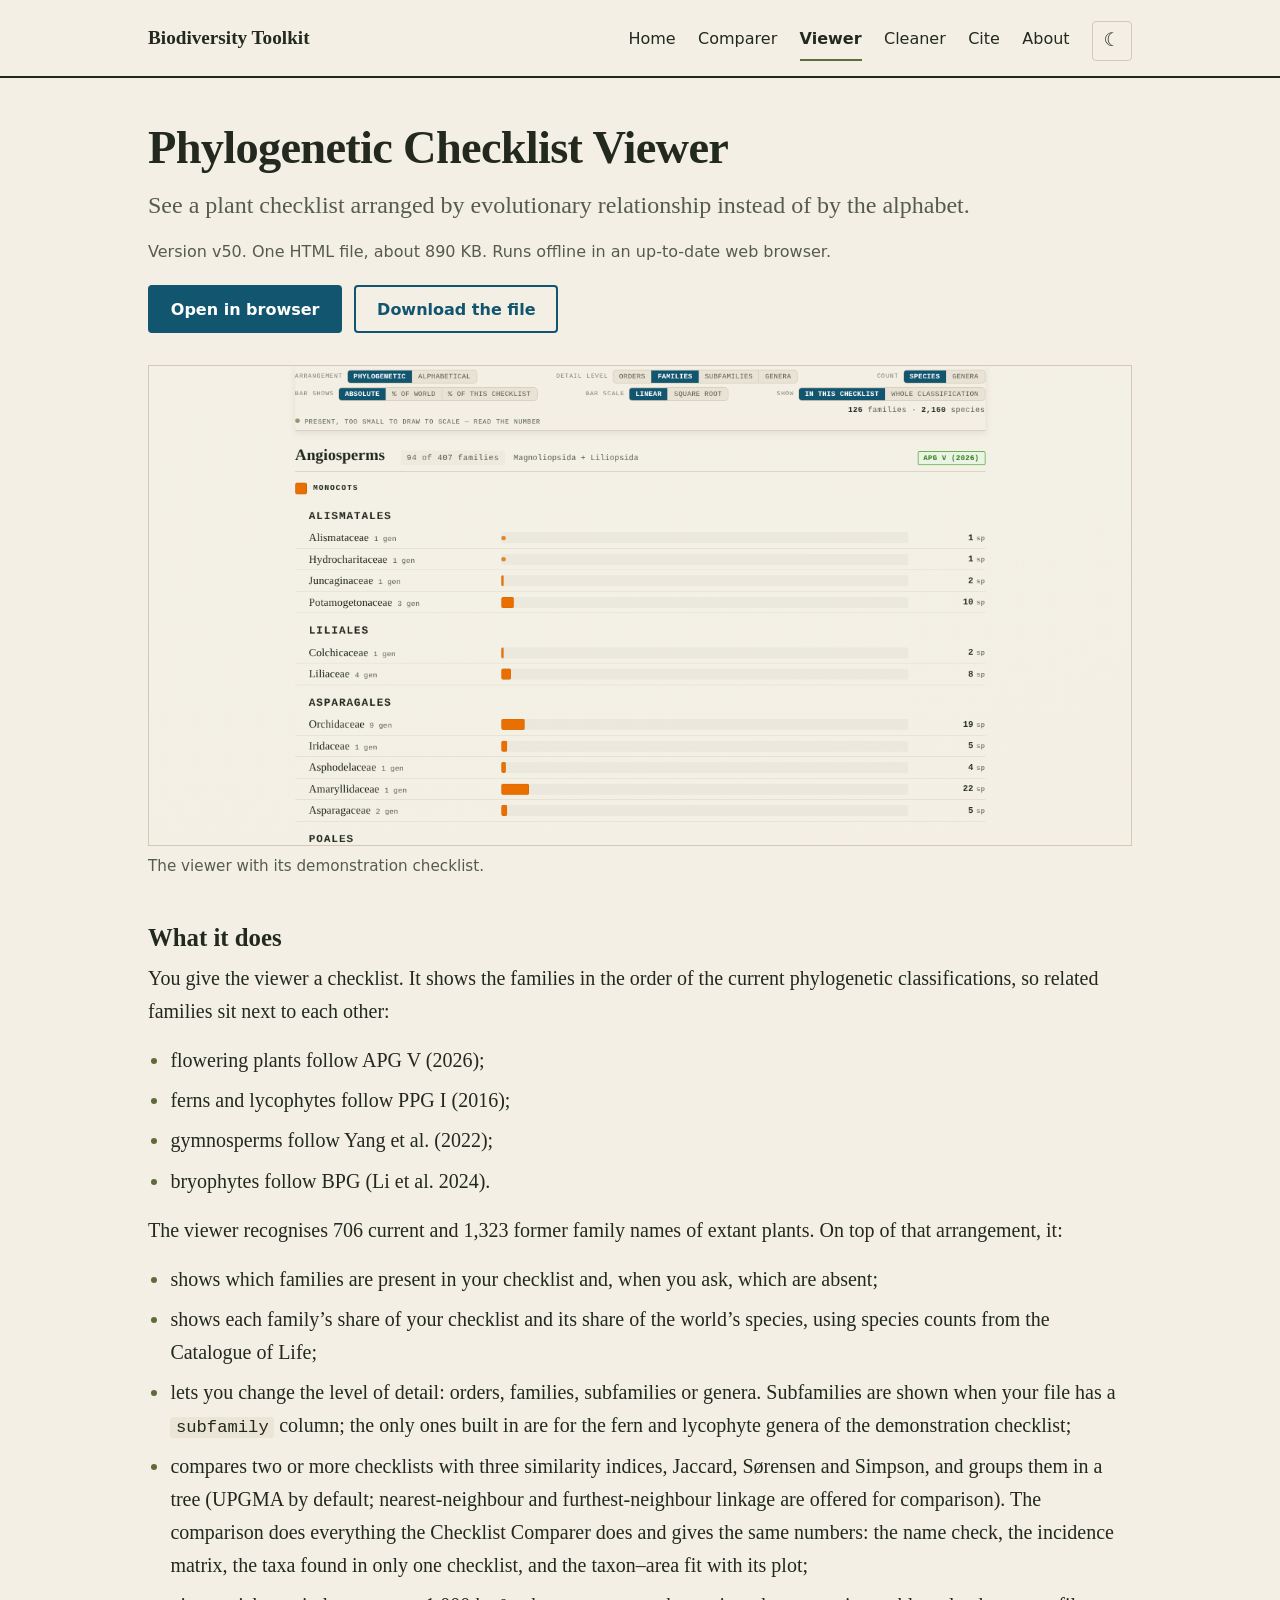
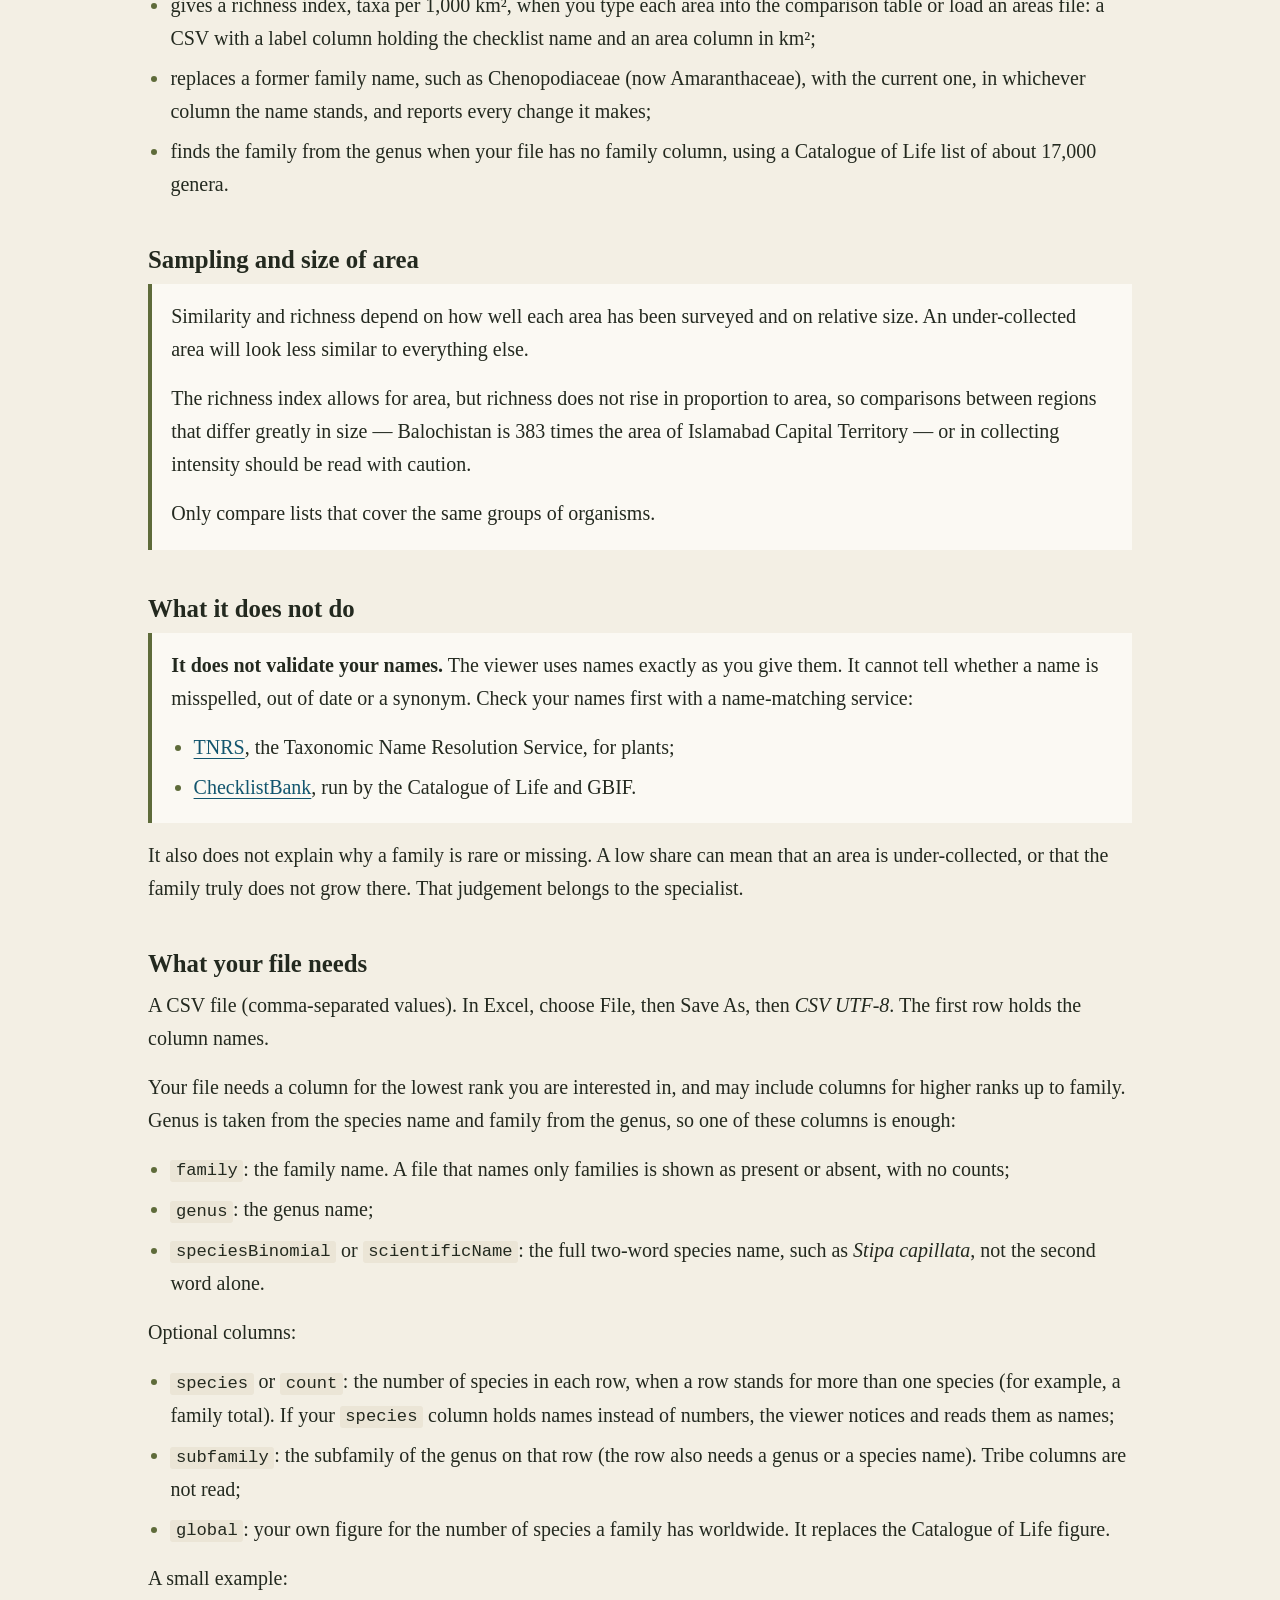
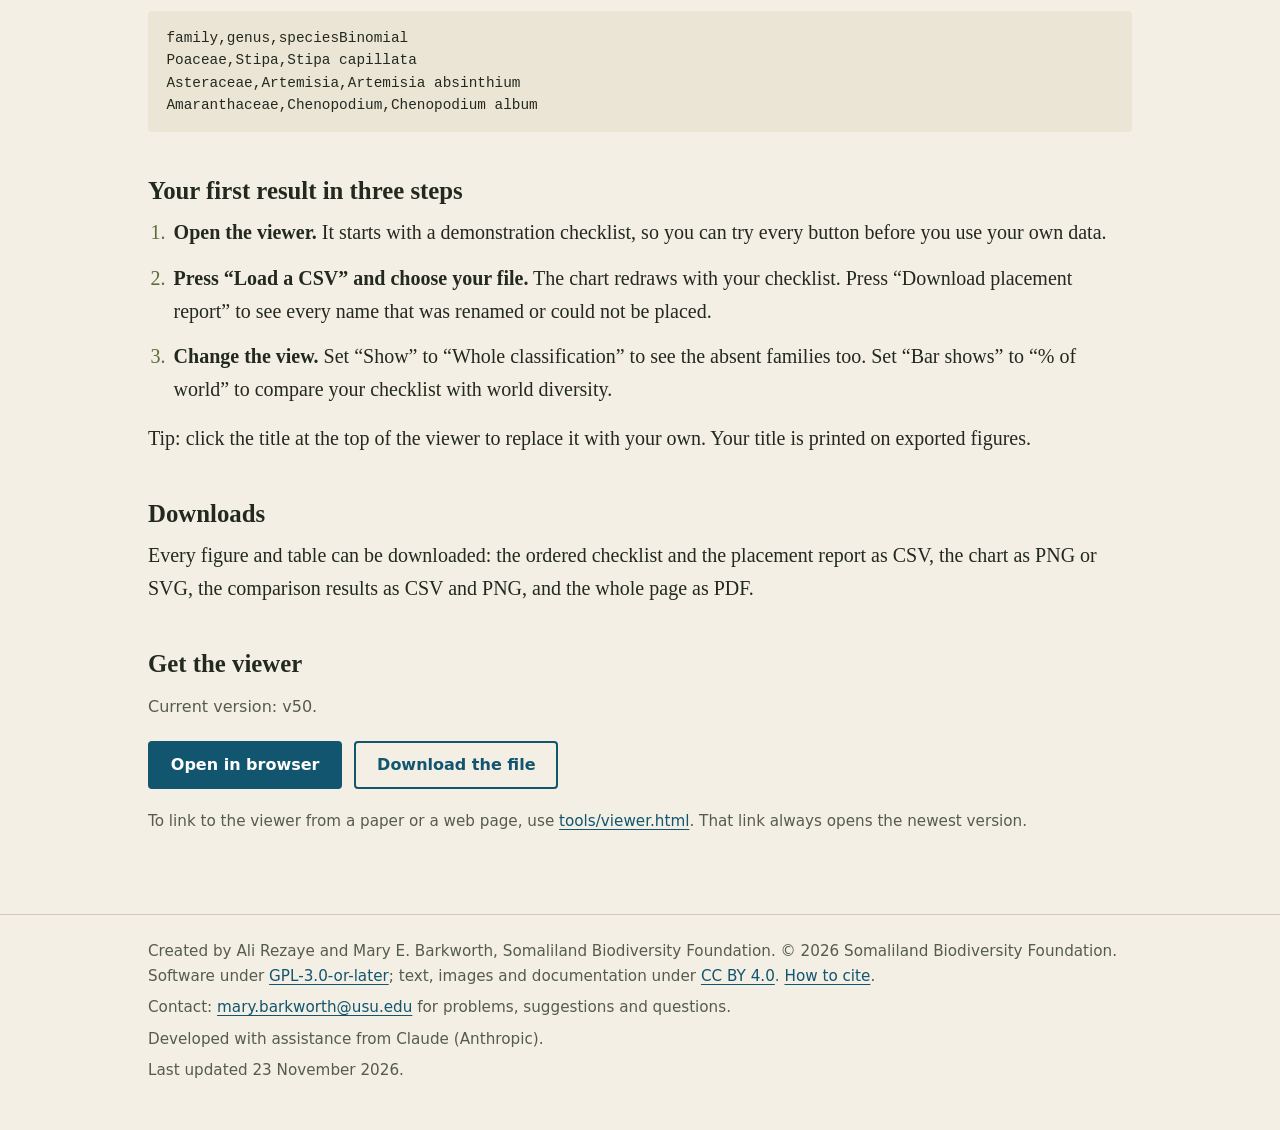
<file: viewer.html>
<!doctype html>
<html lang="en">
<head>
<meta charset="utf-8">
<meta name="viewport" content="width=device-width, initial-scale=1">
<meta name="color-scheme" content="light dark">
<title>Phylogenetic Checklist Viewer | Biodiversity Toolkit</title>
<meta name="description" content="Phylogenetic Checklist Viewer: see a plant checklist in phylogenetic order (APG V, PPG I, Yang et al. 2022, BPG 2024), with present and absent families and shares of world diversity. Runs offline.">
<link rel="stylesheet" href="style.css?v=20261110b">
<script>
/* Day/night switch. Applies a stored choice before the page is drawn, then wires the button.
   Same script on every page. */
(function () {
  var KEY = 'biodiversity-toolkit-theme', root = document.documentElement;
  try {
    var saved = localStorage.getItem(KEY);
    if (saved === 'dark' || saved === 'light') root.setAttribute('data-theme', saved);
  } catch (e) {}
  var media = window.matchMedia ? window.matchMedia('(prefers-color-scheme: dark)') : null;
  function isDark() {
    var t = root.getAttribute('data-theme');
    return t ? t === 'dark' : !!(media && media.matches);
  }
  function label(btn) {
    var dark = isDark(), text = dark ? 'Switch to light mode' : 'Switch to dark mode';
    btn.textContent = dark ? '\u2600\uFE0E' : '\u263E';
    btn.setAttribute('aria-label', text);
    btn.title = text;
  }
  document.addEventListener('DOMContentLoaded', function () {
    var btn = document.querySelector('.theme-toggle');
    if (!btn) return;
    label(btn);
    btn.hidden = false;
    btn.addEventListener('click', function () {
      var next = isDark() ? 'light' : 'dark';
      root.setAttribute('data-theme', next);
      try { localStorage.setItem(KEY, next); } catch (e) {}
      label(btn);
    });
    if (media && media.addEventListener) media.addEventListener('change', function () { label(btn); });
  });
})();
</script>
<script>
/* Visit counting (GoatCounter), download log and update-notice sign-up. Same script on every page.
   Both addresses are set with scripts/update-site.mjs. While one is still a placeholder, that part
   stays off: nothing is loaded, nothing is sent and no dialog is shown. Nothing runs when the site
   is opened from a local folder.
   The update-notice question is asked once per browser, before the first download. Every way of
   leaving the box starts the download: Send, No thanks, or closing it. If the box cannot be shown,
   the download starts at once, so a download never depends on the box. */
(function () {
  var COUNTER = 'https://biodiversity-toolkit.goatcounter.com/count';
  var LOGGER = 'https://script.google.com/macros/s/AKfycbxxiUn3o3EWikM0aevTPvu732-I5PPSbCTLABY1y96mywGU_Xbjg4OdJGldLQTNZg3pUg/exec';
  var KEY = 'biodiversity-toolkit-notices';
  var web = location.protocol === 'https:' || location.protocol === 'http:';
  var counterOn = web && /^https:\/\/[a-z0-9-]+\.goatcounter\.com\/count$/.test(COUNTER);
  var loggerOn = web && /^https:\/\/script\.google\.com\/\S+\/exec$/.test(LOGGER);
  if (counterOn) {
    var gc = document.createElement('script');
    gc.async = true;
    gc.src = 'https://gc.zgo.at/count.js';
    gc.setAttribute('data-goatcounter', COUNTER);
    document.head.appendChild(gc);
  }
  if (!counterOn && !loggerOn) return;

  function get(k) { try { return localStorage.getItem(k); } catch (e) { return null; } }
  function put(k, v) { try { localStorage.setItem(k, v); } catch (e) {} }
  function send(data) {
    try { fetch(LOGGER, { method: 'POST', mode: 'no-cors', body: JSON.stringify(data) }).catch(function () {}); } catch (e) {}
  }
  function count(path, title) {
    try { if (window.goatcounter && window.goatcounter.count) window.goatcounter.count({ path: path, title: title, event: true }); } catch (e) {}
  }

  /* Starts the download of a link without the link itself being pressed. The helper link goes
     inside the box while the box is open, because the rest of the page cannot be used then. */
  function startDownload(link, box) {
    var a = document.createElement('a');
    a.href = link.href;
    a.setAttribute('download', link.getAttribute('download') || '');
    a.hidden = true;
    (box && box.open ? box : document.body).appendChild(a);
    a.click();
    a.remove();
  }

  var asked = false;
  /* Asks the question. Returns false when it was already answered or the box cannot be shown; the
     link then downloads as usual. start(box) runs exactly once, however the box is left. */
  function askForNotices(tool, version, start) {
    if (asked || get(KEY)) return false;
    var d = document.createElement('dialog');
    if (typeof d.showModal !== 'function') return false;
    d.className = 'notice';
    d.setAttribute('aria-labelledby', 'notice-title');
    d.setAttribute('aria-describedby', 'notice-text');
    d.innerHTML =
      '<form novalidate>' +
      '<h2 id="notice-title">Would you like update notices?</h2>' +
      '<p id="notice-text">Leave your email and we will write only about new versions, bug fixes and important changes — nothing else. Your address is kept in a private list held by the authors; write to mary.barkworth@usu.edu to be removed.</p>' +
      '<label for="notice-email">Email address</label>' +
      '<input id="notice-email" type="email" autocomplete="email">' +
      '<p class="notice-note" aria-live="polite"></p>' +
      '<div class="actions"><button type="submit" class="btn btn-open">Send</button>' +
      '<button type="button" class="btn btn-download notice-no">No thanks</button></div>' +
      '<p style="font-family:var(--sans);font-size:0.95rem;margin:0.9rem 0 0">Your download starts with either button.</p>' +
      '</form>';
    document.body.appendChild(d);
    try { d.showModal(); } catch (e) { d.remove(); return false; }
    asked = true;
    var started = false;
    function go() {
      if (started) return;
      started = true;
      put(KEY, 'answered');
      start(d);
    }
    var form = d.querySelector('form'), input = d.querySelector('input'), note = d.querySelector('.notice-note');
    d.addEventListener('close', function () { d.remove(); go(); });
    d.querySelector('.notice-no').addEventListener('click', function () { go(); d.close(); });
    form.addEventListener('submit', function (ev) {
      ev.preventDefault();
      if (started) return;
      var email = input.value.trim();
      if (!/^[^\s@]+@[^\s@]+\.[^\s@]{2,}$/.test(email)) {
        note.textContent = 'Please check the address: it should look like name@example.org.';
        input.focus();
        return;
      }
      send({ email: email, tool: tool, version: version, page: location.pathname });
      go();
      form.innerHTML = '<p class="notice-thanks" role="status">Thank you. Your download has started.</p>';
      setTimeout(function () { if (d.open) d.close(); }, 2500);
    });
    return true;
  }

  document.addEventListener('DOMContentLoaded', function () {
    var links = document.querySelectorAll('a[data-tool]');
    for (var i = 0; i < links.length; i++) {
      links[i].addEventListener('click', function (ev) {
        var link = this, tool = link.getAttribute('data-tool'), version = link.getAttribute('data-version');
        if (!link.hasAttribute('download')) {
          if (counterOn) count('open-' + tool, 'Open ' + tool + ' ' + version);
          return;
        }
        function record() {
          if (counterOn) count('download-' + tool, 'Download ' + tool + ' ' + version);
          if (loggerOn) send({ tool: tool, version: version, action: 'download', page: location.pathname });
        }
        if (loggerOn && askForNotices(tool, version, function (box) { record(); startDownload(link, box); })) {
          ev.preventDefault();   /* the box starts the download */
          return;
        }
        record();                /* no box: the link downloads as usual */
      });
    }
  });
})();
</script>
</head>
<body>
<a class="skip" href="#main">Skip to content</a>
<header class="site-header">
  <div class="wrap site-bar">
    <a class="site-name" href="index.html">Biodiversity Toolkit</a>
    <nav class="site-nav" aria-label="Site">
      <ul>
        <li><a href="index.html">Home</a></li>
        <li><a href="comparer.html">Comparer</a></li>
        <li><a href="viewer.html" aria-current="page">Viewer</a></li>
        <li><a href="cleaner.html">Cleaner</a></li>
        <li><a href="cite.html">Cite</a></li>
        <li><a href="about.html">About</a></li>
        <li class="theme-item"><button type="button" class="theme-toggle" aria-label="Switch to dark mode" title="Switch to dark mode" hidden>☾</button></li>
      </ul>
    </nav>
  </div>
</header>

<main id="main" class="wrap">
<div class="page-head">
  <h1>Phylogenetic Checklist Viewer</h1>
  <p class="lede">See a plant checklist arranged by evolutionary relationship instead of by the alphabet.</p>
  <p class="meta">Version <span data-v="viewer">v50</span>. One HTML file, <span data-size="viewer">about 890&nbsp;KB</span>. Runs offline in an up-to-date web browser.</p>
  <div class="actions">
    <a class="btn btn-open" href="tools/Phylogenetic_checklist_viewer-v50.html" data-tool="viewer" data-version="v50">Open in browser</a>
    <a class="btn btn-download" href="tools/Phylogenetic_checklist_viewer-v50.html" download data-tool="viewer" data-version="v50">Download the file</a>
  </div>
</div>

<figure class="screenshot">
  <img src="images/viewer-screenshot.png" alt="The Phylogenetic Checklist Viewer showing a checklist with its families in phylogenetic order">
  <figcaption>The viewer with its demonstration checklist.</figcaption>
</figure>

<div class="prose">
<h2>What it does</h2>
<p>You give the viewer a checklist. It shows the families in the order of the current phylogenetic classifications, so related families sit next to each other:</p>
<ul>
  <li>flowering plants follow APG&nbsp;V (2026);</li>
  <li>ferns and lycophytes follow PPG&nbsp;I (2016);</li>
  <li>gymnosperms follow Yang et al. (2022);</li>
  <li>bryophytes follow BPG (Li et al. 2024).</li>
</ul>
<p>The viewer recognises 706 current and 1,323 former family names of extant plants. On top of that arrangement, it:</p>
<ul>
  <li>shows which families are present in your checklist and, when you ask, which are absent;</li>
  <li>shows each family’s share of your checklist and its share of the world’s species, using species counts from the Catalogue of Life;</li>
  <li>lets you change the level of detail: orders, families, subfamilies or genera. Subfamilies are shown when your file has a <code>subfamily</code> column; the only ones built in are for the fern and lycophyte genera of the demonstration checklist;</li>
  <li>compares two or more checklists with three similarity indices, Jaccard, Sørensen and Simpson, and groups them in a tree (UPGMA by default; nearest-neighbour and furthest-neighbour linkage are offered for comparison). The comparison does everything the Checklist Comparer does and gives the same numbers: the name check, the incidence matrix, the taxa found in only one checklist, and the taxon–area fit with its plot;</li>
  <li>gives a richness index, taxa per 1,000 km², when you type each area into the comparison table or load an areas file: a CSV with a label column holding the checklist name and an area column in km²;</li>
  <li>replaces a former family name, such as Chenopodiaceae (now Amaranthaceae), with the current one, in whichever column the name stands, and reports every change it makes;</li>
  <li>finds the family from the genus when your file has no family column, using a Catalogue of Life list of about 17,000 genera.</li>
</ul>

<h2>Sampling and size of area</h2>
<div class="caveat">
  <p>Similarity and richness depend on how well each area has been surveyed and on relative size. An under-collected area will look less similar to everything else.</p>
  <p>The richness index allows for area, but richness does not rise in proportion to area, so comparisons between regions that differ greatly in size — Balochistan is 383 times the area of Islamabad Capital Territory — or in collecting intensity should be read with caution.</p>
  <p>Only compare lists that cover the same groups of organisms.</p>
</div>

<h2>What it does not do</h2>
<div class="caveat">
  <p><strong>It does not validate your names.</strong> The viewer uses names exactly as you give them. It cannot tell whether a name is misspelled, out of date or a synonym. Check your names first with a name-matching service:</p>
  <ul>
    <li><a href="https://tnrs.biendata.org/">TNRS</a>, the Taxonomic Name Resolution Service, for plants;</li>
    <li><a href="https://www.checklistbank.org/">ChecklistBank</a>, run by the Catalogue of Life and GBIF.</li>
  </ul>
</div>
<p>It also does not explain why a family is rare or missing. A low share can mean that an area is under-collected, or that the family truly does not grow there. That judgement belongs to the specialist.</p>

<h2>What your file needs</h2>
<p>A CSV file (comma-separated values). In Excel, choose File, then Save As, then <em>CSV UTF-8</em>. The first row holds the column names.</p>
<p>Your file needs a column for the lowest rank you are interested in, and may include columns for higher ranks up to family. Genus is taken from the species name and family from the genus, so one of these columns is enough:</p>
<ul>
  <li><code>family</code>: the family name. A file that names only families is shown as present or absent, with no counts;</li>
  <li><code>genus</code>: the genus name;</li>
  <li><code>speciesBinomial</code> or <code>scientificName</code>: the full two-word species name, such as <i>Stipa capillata</i>, not the second word alone.</li>
</ul>
<p>Optional columns:</p>
<ul>
  <li><code>species</code> or <code>count</code>: the number of species in each row, when a row stands for more than one species (for example, a family total). If your <code>species</code> column holds names instead of numbers, the viewer notices and reads them as names;</li>
  <li><code>subfamily</code>: the subfamily of the genus on that row (the row also needs a genus or a species name). Tribe columns are not read;</li>
  <li><code>global</code>: your own figure for the number of species a family has worldwide. It replaces the Catalogue of Life figure.</li>
</ul>
<p>A small example:</p>
<pre><code>family,genus,speciesBinomial
Poaceae,Stipa,Stipa capillata
Asteraceae,Artemisia,Artemisia absinthium
Amaranthaceae,Chenopodium,Chenopodium album</code></pre>

<h2>Your first result in three steps</h2>
<ol class="steps">
  <li><strong>Open the viewer.</strong> It starts with a demonstration checklist, so you can try every button before you use your own data.</li>
  <li><strong>Press “Load a CSV” and choose your file.</strong> The chart redraws with your checklist. Press “Download placement report” to see every name that was renamed or could not be placed.</li>
  <li><strong>Change the view.</strong> Set “Show” to “Whole classification” to see the absent families too. Set “Bar shows” to “% of world” to compare your checklist with world diversity.</li>
</ol>
<p>Tip: click the title at the top of the viewer to replace it with your own. Your title is printed on exported figures.</p>

<h2>Downloads</h2>
<p>Every figure and table can be downloaded: the ordered checklist and the placement report as CSV, the chart as PNG or SVG, the comparison results as CSV and PNG, and the whole page as PDF.</p>

<h2>Get the viewer</h2>
<p class="meta">Current version: <span data-v="viewer">v50</span>.</p>
<div class="actions">
    <a class="btn btn-open" href="tools/Phylogenetic_checklist_viewer-v50.html" data-tool="viewer" data-version="v50">Open in browser</a>
    <a class="btn btn-download" href="tools/Phylogenetic_checklist_viewer-v50.html" download data-tool="viewer" data-version="v50">Download the file</a>
  </div>
<p class="small" style="margin-top:1.25rem">To link to the viewer from a paper or a web page, use <a href="tools/viewer.html">tools/viewer.html</a>. That link always opens the newest version.</p>
</div>
</main>

<footer class="site-footer">
  <div class="wrap">
    <p>Created by Ali Rezaye and Mary E. Barkworth, Somaliland Biodiversity Foundation. © 2026 Somaliland Biodiversity Foundation. Software under <a href="https://www.gnu.org/licenses/gpl-3.0.html">GPL-3.0-or-later</a>; text, images and documentation under <a href="https://creativecommons.org/licenses/by/4.0/">CC BY 4.0</a>. <a href="cite.html">How to cite</a>.</p>
    <p>Contact: <a href="mailto:mary.barkworth@usu.edu">mary.barkworth@usu.edu</a> for problems, suggestions and questions.</p>
    <p>Developed with assistance from Claude (Anthropic).</p>
    <p>Last updated <time datetime="2026-11-23">23 November 2026</time>.</p>
  </div>
</footer>
</body>
</html>
</file>
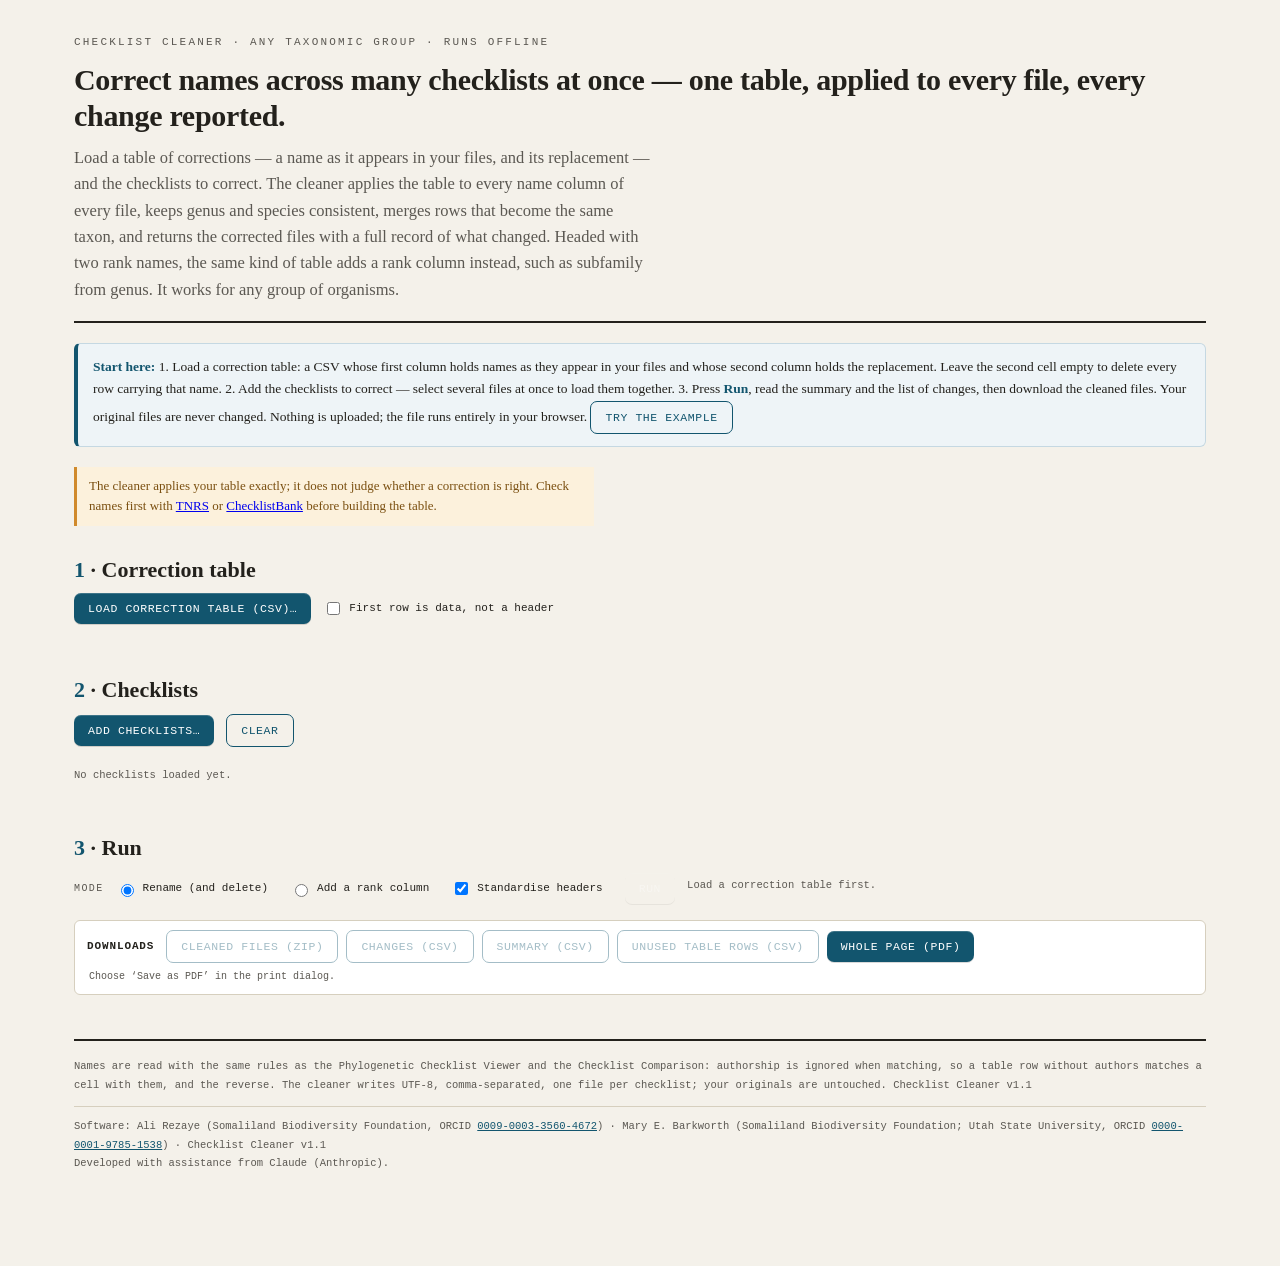
<file: tools/Checklist_cleaner-v1_1.html>
<!DOCTYPE html>
<html lang="en"><head><meta charset="utf-8"><meta name="viewport" content="width=device-width,initial-scale=1">
<title>Checklist Cleaner — correct names across many checklists at once</title>
<style>
:root{--paper:#f4f1ea;--ink:#23211c;--ink-soft:#5b5852;--rule:#d6cfbe;--rule2:#e6e0d1;
 --ui:#12556e;--ui-hi:#17698a;--ui-face:#e9e3d5;
 --serif:Georgia,'Iowan Old Style',serif;--mono:'SFMono-Regular',Consolas,monospace}
*{box-sizing:border-box}
html{overflow-anchor:none}
body{margin:0;background:var(--paper);color:var(--ink);font-family:var(--serif);line-height:1.6}
.wrap{max-width:1180px;margin:0 auto;padding:34px 24px 90px}
header{border-bottom:2px solid var(--ink);padding-bottom:18px;margin-bottom:20px}
.eyebrow{font-family:var(--mono);font-size:11px;letter-spacing:.2em;text-transform:uppercase;
 color:var(--ink-soft);margin:0 0 10px}
h1{font-family:var(--serif);font-weight:600;font-size:clamp(26px,4.2vw,40px);line-height:1.06;
 margin:0 0 10px;letter-spacing:-.01em}
h1 em{color:#3f6b4a;font-style:italic}
.lede{font-size:16.5px;color:var(--ink-soft);max-width:70ch;margin:0}
.startbar{background:#eef4f7;border:1px solid #c5d8e2;border-left:4px solid var(--ui);
 border-radius:6px;padding:12px 15px;margin:0 0 20px;font-size:13.5px;line-height:1.65}
.startbar b{color:var(--ui)}
.bar{display:flex;align-items:center;gap:12px;flex-wrap:wrap;margin:0 0 14px}
.lbl{font-family:var(--mono);font-size:10px;letter-spacing:.14em;text-transform:uppercase;color:var(--ink-soft)}
.seg{display:inline-flex;border:1px solid var(--rule);border-radius:7px;overflow:hidden;
 background:var(--ui-face);box-shadow:inset 0 1px 2px #0000000d}
.seg button{font-family:var(--mono);font-size:11px;letter-spacing:.05em;text-transform:uppercase;
 background:transparent;color:#615b4d;border:0;padding:7px 12px;cursor:pointer;transition:background .12s}
.seg button+button{border-left:1px solid #00000012}
.seg button:hover:not(:disabled){background:#ffffff9c;color:var(--ink)}
.seg button[aria-pressed=true]{background:var(--ui);color:#fff;font-weight:600}
.seg button:disabled{opacity:.34;cursor:not-allowed}
.seg button:focus-visible{outline:2px solid var(--ui-hi);outline-offset:2px;z-index:1}
.btn{font-family:var(--mono);font-size:11.5px;letter-spacing:.05em;text-transform:uppercase;
 background:var(--ui);color:#fff;border:0;padding:9px 14px;cursor:pointer;border-radius:7px;
 box-shadow:0 1px 0 #00000026,inset 0 1px 0 #ffffff2e}
.btn:hover{background:var(--ui-hi)}
.btn:disabled,.btn:disabled:hover{opacity:.38;cursor:not-allowed;background:transparent}
.btn.ghost{background:transparent;color:var(--ui);border:1.5px solid var(--ui);box-shadow:none}
.btn.ghost:hover{background:#12556e14}
.btn:focus-visible{outline:2px solid var(--ui-hi);outline-offset:2px}
h2{font-family:var(--serif);font-size:22px;margin:34px 0 6px;font-weight:600}
h2:first-of-type{margin-top:26px}
.sect{font-size:14px;color:var(--ink-soft);max-width:78ch;margin:0 0 14px}
.note{font-family:var(--mono);font-size:10.5px;color:var(--ink-soft);margin:6px 0 12px;line-height:1.65}
.warn{background:#fcf1dc;border-left:3px solid #d08a2c;padding:9px 12px;font-size:13px;
 color:#7a4f10;margin:0 0 14px;max-width:80ch}
.scroll{overflow-x:auto}
table{border-collapse:collapse;font-family:var(--mono);font-size:11.5px;margin:8px 0 16px}
th,td{border:1px solid var(--rule);padding:6px 10px;text-align:right;white-space:nowrap}
th{background:#efeade;font-weight:600}
td.name,th.name{text-align:left;font-family:var(--serif);font-size:13px}
td.diag{background:#f2eee3;color:var(--ink-soft)}
td.grp{background:#e8e2d4;text-align:left;font-family:var(--mono);font-size:10px;
 letter-spacing:.06em;text-transform:uppercase;color:var(--ink-soft)}
caption{caption-side:top;text-align:left;font-family:var(--mono);font-size:10.5px;color:var(--ink-soft);
 padding-bottom:6px;letter-spacing:.04em;text-transform:uppercase}
.area{width:104px;font-family:var(--mono);font-size:11px;padding:3px 6px;border:1px solid var(--rule);border-radius:4px}
.del{border:0;background:none;color:#a3341f;cursor:pointer;font-size:14px}
td.mv{white-space:nowrap;padding:3px 6px}
th.lab{white-space:normal;max-width:150px;overflow-wrap:anywhere;line-height:1.35}
.labedit{cursor:text;border-bottom:1px dashed var(--rule);padding:0 2px;outline:none}
.labedit:hover,.labedit:focus{border-bottom-color:var(--ui);background:#fff}
#areaNote{margin-top:6px}
.mvb{border:1px solid var(--rule);background:#fff;color:var(--ui);cursor:pointer;font-size:10px;line-height:1;
  padding:5px 7px;border-radius:4px;margin:0 1px}
.mvb:hover:not(:disabled){background:#12556e14}
.mvb:disabled{opacity:.3;cursor:default}
.mvb:focus-visible{outline:2px solid var(--ui-hi);outline-offset:1px}
.s0{background:#ffffcc;color:#23211c}.s1{background:#a1dab4;color:#23211c}.s2{background:#41b6c4;color:#23211c}
.s3{background:#225ea8;color:#ffffff}.s4{background:#0c2c84;color:#ffffff}
.legend{display:flex;flex-wrap:wrap;align-items:center;gap:6px 14px;margin:-8px 0 18px;font-family:var(--mono);font-size:10.5px;color:var(--ink-soft)}
.legend .lg{display:inline-flex;align-items:center;gap:5px;white-space:nowrap}
.legend i{display:inline-block;width:16px;height:12px;border:1px solid #c9c1ae}
.legend .lgnote{flex-basis:100%}
svg.tree line{stroke:#23211c;stroke-width:1.4}
svg.tree text{font-family:Consolas,"SFMono-Regular",monospace;font-size:12px;fill:#23211c}
svg.tree text.tk{font-size:10px;fill:#5b5852}
h2 .h2sub{font-family:var(--mono);font-size:11px;font-weight:400;color:var(--ink-soft)}
h1.statement{font-size:clamp(22px,3vw,30px);line-height:1.22}
.authors{margin-top:12px;padding-top:10px;border-top:1px solid var(--rule);font-family:var(--mono);font-size:10.5px;color:var(--ink-soft);line-height:1.75}
.authors a{color:var(--ui)}
.method{font-family:var(--mono);font-size:11px;color:var(--ink);margin:4px 0 2px}
.linkhelp{margin:-2px 0 8px}
.treebar{margin:4px 0 6px}
.hl{background:#fff;border:1px solid var(--rule);border-left:4px solid var(--ui);border-radius:6px;padding:10px 14px;margin:2px 0 18px;font-size:13.5px;line-height:1.75}
.hl b{font-family:var(--mono);font-size:12px}
.hl .warnline{color:#7a4f10}
.dl{background:#fff;border:1px solid var(--rule);border-radius:6px;padding:9px 12px;margin:4px 0 16px;display:flex;flex-wrap:wrap;align-items:center;gap:6px 8px}
.dl>b{font-family:var(--mono);font-size:11px;letter-spacing:.08em;text-transform:uppercase;margin-right:4px}
.dlnote,.dlwhy{font-family:var(--mono);font-size:10px;color:var(--ink-soft)}
.dlg{display:inline-flex;align-items:center;gap:4px;margin-right:4px}
.dl>.dlnote{margin:0 8px 0 2px}
.dl>div.dlnote{flex-basis:100%}
.printonly{display:none}
@media print{
 @page{size:landscape;margin:11mm}
 body{background:#fff}
 .wrap{max-width:none;padding:0}
 .startbar,.bar,.warn,#areaNote,#empty,#downloads,#names,#matrix,.treebar,.noprint,
 button,input[type=file],.mv,.act,.labedit:empty{display:none!important}
 .printonly{display:block;font-family:var(--mono);font-size:9pt;color:#5b5852;margin:0 0 6px}
 .area{border:0;background:transparent;padding:0;width:auto;font:inherit}
 .area::placeholder{color:transparent}
 .scroll{overflow:visible!important}
 table{font-size:8pt}
 th,td{padding:3px 5px}
 th.lab{max-width:76px}
 td.name{white-space:normal;max-width:190px;overflow-wrap:anywhere}
 .mx{break-before:page}
 .legend{margin-top:4px}
 h2{break-after:avoid}
 #tree,.hl,.legend{break-inside:avoid}
 a{color:inherit;text-decoration:none}
}
.tietoggle{color:var(--ui);text-decoration:underline dotted;cursor:pointer}
.tielist{font-family:var(--mono);font-size:11px;color:var(--ink-soft);background:#f6f3ec;border-radius:4px;padding:6px 9px;margin:4px 0}
trtr.t0 td{background:#fcf1dc}
tr.t1 td{background:#eef4e9}
tr.xl td.name:first-child{border-left:3px solid var(--ui)}
.mtx td.one{background:#2f6b52;color:#fff}
.mtx td.zero{color:#c9c2b2}
footer{margin-top:44px;border-top:2px solid var(--ink);padding-top:16px;
 font-family:var(--mono);font-size:10.5px;color:var(--ink-soft);line-height:1.75}

.chk{display:inline-flex;align-items:center;gap:6px;font-family:var(--mono);font-size:11px;color:var(--ink);margin-right:10px;cursor:pointer}
table.mini{font-size:12px;margin:8px 0 14px}
table.mini td,table.mini th{text-align:left}
#tableBox,#fileList,#results .scroll{overflow-x:auto}
.tbsum{font-family:var(--mono);font-size:12px;margin:8px 0}
.tbprob{background:#fbe9e5;border:1px solid #d9a99c;border-left:4px solid #a3341f;border-radius:6px;padding:9px 12px;margin:8px 0;font-size:13px}
.tbwarn{color:#7a4f10}
tr.refused td{background:#fbe9e5}
h2 .step{color:var(--ui)}
.dl{background:#fff;border:1px solid var(--rule);border-radius:6px;padding:9px 12px;margin:14px 0 16px;display:flex;flex-wrap:wrap;align-items:center;gap:6px 8px}
.dl>b{font-family:var(--mono);font-size:11px;letter-spacing:.08em;text-transform:uppercase;margin-right:4px}
.dlnote{font-family:var(--mono);font-size:10px;color:var(--ink-soft)}
.btn:disabled,.btn:disabled:hover{opacity:.38;cursor:not-allowed}
.authors{margin-top:12px;padding-top:10px;border-top:1px solid var(--rule);font-family:var(--mono);font-size:10.5px;color:var(--ink-soft);line-height:1.75}
.authors a{color:var(--ui)}
h1.statement{font-size:clamp(22px,3vw,30px);line-height:1.22}
@media print{ button,input,.chk,.startbar,#downloads{display:none!important} .scroll,#tableBox,#fileList{overflow:visible!important} table{font-size:8pt} }
</style></head>
<body><div class="wrap">
<header>
 <p class="eyebrow">Checklist cleaner &middot; any taxonomic group &middot; runs offline</p>
 <h1 class="statement">Correct names across many checklists at once &mdash; one table, applied to every file, every change reported.</h1>
 <p class="lede">Load a table of corrections &mdash; a name as it appears in your files, and its replacement &mdash; and the
  checklists to correct. The cleaner applies the table to every name column of every file, keeps genus and species
  consistent, merges rows that become the same taxon, and returns the corrected files with a full record of what
  changed. Headed with two rank names, the same kind of table adds a rank column instead, such as subfamily from genus.
  It works for any group of organisms.</p>
</header>
<div class="startbar">
 <b>Start here:</b> 1. Load a correction table: a CSV whose first column holds names as they appear in your files and
 whose second column holds the replacement. Leave the second cell empty to delete every row carrying that name.
 2. Add the checklists to correct &mdash; select several files at once to load them together. 3. Press <b>Run</b>,
 read the summary and the list of changes, then download the cleaned files. Your original files are never changed.
 Nothing is uploaded; the file runs entirely in your browser.
 <button class="btn ghost mini" id="exBtn">Try the example</button>
</div>
<div class="warn" style="margin-bottom:14px">The cleaner applies your table exactly; it does not judge whether a correction is
 right. Check names first with <a href="https://tnrs.biendata.org/" target="_blank" rel="noopener">TNRS</a> or
 <a href="https://www.checklistbank.org/" target="_blank" rel="noopener">ChecklistBank</a> before building the table.</div>
<h2><span class="step">1</span> &middot; Correction table</h2>
<div class="bar"><button class="btn" id="tblBtn">Load correction table (CSV)&hellip;</button><input type="file" id="tblFile" accept=".csv,.tsv,.txt" hidden>
 <label class="chk"><input type="checkbox" id="tblData"> First row is data, not a header</label></div>
<div id="tableBox"></div>
<h2><span class="step">2</span> &middot; Checklists</h2>
<div class="bar"><button class="btn" id="addBtn">Add checklists&hellip;</button><input type="file" id="addFile" accept=".csv,.tsv,.txt" multiple hidden>
 <button class="btn ghost" id="clearBtn">Clear</button></div>
<div id="fileList"></div>
<h2><span class="step">3</span> &middot; Run</h2>
<div class="bar"><span class="lbl">Mode</span>
 <label class="chk"><input type="radio" name="mode" value="rename" checked> Rename (and delete)</label>
 <label class="chk"><input type="radio" name="mode" value="addrank"> Add a rank column</label>
 <label class="chk"><input type="checkbox" id="stdHead" checked> Standardise headers</label>
 <button class="btn" id="run" disabled>Run</button> <span class="note" id="runWhy"></span></div>
<div id="downloads"></div>
<div id="results"></div>
<footer>
 Names are read with the same rules as the Phylogenetic Checklist Viewer and the Checklist Comparison: authorship is
 ignored when matching, so a table row without authors matches a cell with them, and the reverse. The cleaner writes
 UTF-8, comma-separated, one file per checklist; your originals are untouched. <span id="ver"></span>
 <div class="authors" id="authorline"></div>
</footer>
</div>
<script>
const VERSION='v1.1';
const AUTHORS=[{name:'Ali Rezaye',aff:'Somaliland Biodiversity Foundation',orcid:'0009-0003-3560-4672'},
 {name:'Mary E. Barkworth',aff:'Somaliland Biodiversity Foundation; Utah State University',orcid:'0000-0001-9785-1538'}];
const TOOL_NAME='Checklist Cleaner';
const AI_LINE='Developed with assistance from Claude (Anthropic).';
/* In a figure the author line is too long for one row: one row per author, then the AI line. */
function authorLinesFig(){ return [`Software: ${AUTHORS[0].name} (${AUTHORS[0].aff}, ORCID ${AUTHORS[0].orcid}) \u00b7`,
  `${AUTHORS[1].name} (${AUTHORS[1].aff}, ORCID ${AUTHORS[1].orcid}) \u00b7 ${TOOL_NAME} ${VERSION}`, AI_LINE]; }
function authorLineHTML(){ return 'Software: '+AUTHORS.map(a=>`${esc(a.name)} (${esc(a.aff)}, ORCID <a href="https://orcid.org/${a.orcid}" target="_blank" rel="noopener">${a.orcid}</a>)`).join(' &middot; ')+
  ` &middot; ${TOOL_NAME} ${VERSION}<br>${AI_LINE}`; }
/* Any organism group: tautonyms are valid under the ICZN. Set before the parser runs. */
window.NAME_POLICY_HOST={countTautonyms:true};
/* ================================================================== *
 *  parseName — the one name parser used by both tools.
 *
 *  Written to plant_name_parsing_specification.md (ICN articles cited
 *  there) and tested against name_parsing_test_corpus.csv. This block is
 *  injected byte-identical into the Viewer and the Comparer; the build
 *  refuses to ship if the two copies differ.
 *
 *  Result fields:
 *    kind        'species' | 'infraspecific' | 'genus' | 'family' |
 *                'formula' | 'placeholder' | 'damaged' | 'none'
 *    genus       capitalised, folded; null if none
 *    epithet     lower-case, folded; null unless a species epithet exists
 *    binomial    'genus epithet' lower-case, folded, no hybrid sign —
 *                the counting key; null unless species-level
 *    family      the family name if the string IS one
 *    rank        deepest rank determined
 *    isHybrid    a named nothotaxon (not a formula)
 *    isFormula   a hybrid formula (Art. H.2) — never a species
 *    isOpen      sp./spp./cf./aff./indet./?/sp. nov./sp. A
 *    qualifier   the open-nomenclature token found, or null
 *    infra       [{rank, epithet}] in order
 *    authorship  trailing citation text, verbatim
 *    damaged     contains U+FFFD (encoding wreckage)
 *    counts      strict-default verdict, with the policy switches below
 *
 *  Policy switches — spec §9. Every (B) item was ruled on by M. Barkworth,
 *  23 Sep 2026; the settings below are her decisions. 'grex' is not an ICN
 *  rank (it is ICNCP/zoological) and was removed from the rank list on the
 *  same ruling: Diospyros grex F.White is an accepted species.
 *
 *  A host page may override any switch by setting window.NAME_POLICY_HOST
 *  before calling parseName; the merge happens at call time, so this block
 *  stays byte-identical in every tool. The Viewer (plants, ICN) sets nothing.
 *  The Comparer sets {countTautonyms:true}: tautonyms are valid under the
 *  ICZN (Bison bison) and illegitimate only under the ICN (Art. 23.4).
 * ================================================================== */
const NAME_POLICY = {
  countHybrids: true,          // named nothotaxa count as species
  countCfAff: false,           // B1 ruled: not a species — note it
  countAggregates: true,       // B2 ruled: count as the species — note it
  countCultivars: true,        // B3 ruled: count as the species — note it
  countTautonyms: false,       // B4 ruled: not a species; surface as unplaced so the name is corrected
  countBareRank: true          // B5 ruled: count; ignore the dangling rank term
};

const NAME_FAMILY_ALT = new Set(['compositae','cruciferae','gramineae','guttiferae','labiatae',
  'leguminosae','palmae','umbelliferae','papilionaceae']);            /* ICN Art. 18.5–18.6 */
const NAME_RANKS = /^(subsp|ssp|var|subvar|f|fo|forma|form|subf|nothosubsp|nothossp|nothovar|nothof|nvar|cv|convar|prol|proles|agg|sect|ser|nothosect|nothoser|subgen|subg|race|lus|lusus)\.?$/i;
const NAME_OPEN  = /^(sp|spp|spec|indet|indent|cf|aff|nov|ined|nr|gen|species|incertae|sedis|\?)\.?$/i;
const NAME_PLACEHOLDER = /^\s*(none|not|no|unidentified|unknown|indet|indeterminate|n\/a|na|null|nil|unnamed|undetermined|unplaced|incertaesedis|-+|\.+)(\s|$|\.)/i;
/* tokens that can sit in the epithet position without being epithets (gnparser exceptions) */
const NAME_IMPOSTOR = /^(ex|gr|dos|de|la|von|van|der|den|del|du|le|et|in|non|sensu|auct|unr|sect|ser|subgen|subg)\.?$/;

function nameFold(s){
  /* Art. 60.7 transcription as gnparser applies it: umlauts and Nordic vowels
     become digraphs, ligatures separate, every other diacritic is dropped. */
  s = s.replace(/ä/g,'ae').replace(/ö/g,'oe').replace(/ü/g,'ue').replace(/Ä/g,'Ae').replace(/Ö/g,'Oe').replace(/Ü/g,'Ue')
       .replace(/å/g,'ao').replace(/Å/g,'Ao').replace(/ø/g,'oe').replace(/Ø/g,'Oe')
       .replace(/æ/g,'ae').replace(/Æ/g,'Ae').replace(/œ/g,'oe').replace(/Œ/g,'Oe').replace(/ß/g,'ss');
  return s.normalize('NFKD').replace(/[\u0300-\u036f]/g,'');
}

function parseName(raw){
  const POL = Object.assign({}, NAME_POLICY, (typeof window!=='undefined' && window.NAME_POLICY_HOST) || {});
  const out = {verbatim:raw==null?'':String(raw), kind:'none', genus:null, epithet:null, binomial:null, family:null,
    rank:null, isHybrid:false, isFormula:false, isOpen:false, qualifier:null, infra:[], authorship:'', damaged:false, counts:false, note:null,
    tautonym:false, aggregate:false, cultivar:false, bareRank:false};
  let s = out.verbatim;

  /* --- settle bytes before grammar (spec §1) --- */
  if(/\uFFFD/.test(s)){ out.damaged=true; }
  if(/†/.test(s)) out.note='extinct';
  s = s.replace(/[\u00a0\u2000-\u200b\u3000]/g,' ')        /* exotic spaces */
       .replace(/_/g,' ')                                     /* underscores for spaces (A4) */
       .replace(/[\u2010-\u2015]/g,'-')                       /* dashes to hyphen */
       .replace(/†/g,' ')                                     /* extinction dagger (B6) */
       .replace(/\(/g,' (').replace(/\)/g,') ')               /* authorship parentheses as boundaries (A6) */
       .replace(/\s+/g,' ').trim();
  if(!s) return out;

  /* --- placeholders (spec §4): not a name --- */
  if(NAME_PLACEHOLDER.test(s)){ out.kind='placeholder'; return out; }
  if(/\b(viroid|virus|phage|satellite)\b/i.test(s)){ out.kind='none'; out.note='not a plant name'; return out; }

  s = nameFold(s);
  let toks = s.split(' ').filter(Boolean);

  /* --- hybrid marker before the genus: nothogenus (Art. H.6) --- */
  if(/^[×xX]$/.test(toks[0]) && toks.length>1 && /^[A-Z]/.test(toks[1])){ out.isHybrid=true; toks.shift(); }
  else if(/^[×xX][A-Z]/.test(toks[0]||'')){ out.isHybrid=true; toks[0]=toks[0].slice(1); }

  /* --- a family name in the genus position (Art. 18) --- */
  const t0 = toks[0]||'';
  if(/^[A-Z][a-z-]+aceae$/.test(t0) || NAME_FAMILY_ALT.has(t0.toLowerCase())){
    out.kind='family'; out.family=t0; out.rank='family'; return out;
  }
  /* --- names above genus rank by their ending, never genera ---
     -idae: family under the ICZN (Lycosidae), subclass under the ICN (Rosidae). No genus
            in the 17,275-genus map ends -idae, so this applies everywhere.
     -inae: subfamily (ICZN) / subtribe (ICN). -oidea: superfamily (ICZN).
            Real genera DO end this way (Tarennoidea, Vulpinae and five others), so these
            two endings apply only to a word standing alone: a binomial such as
            Tarennoidea wallichii is always read as a species. */
  if(/^[A-Z][a-z]+idae$/.test(t0)){
    out.kind='family'; out.family=t0; out.rank='family'; return out;
  }
  if(toks.length===1 && /^[A-Z][a-z]+(inae|oidea)$/.test(t0)){
    out.kind='family'; out.family=t0; out.rank=/oidea$/.test(t0)?'superfamily':'subfamily'; return out;
  }

  /* --- genus (Art. 20): capitalised, may be hyphenated (Drake-brockmania, Saxo-Fridericia) --- */
  if(!/^[A-Z][a-z]+(-[A-Za-z][a-z]*)*$/.test(t0)) return out;      /* abbreviated (M.), lower-case, noise */
  out.genus = t0.charAt(0).toUpperCase()+t0.slice(1).replace(/-([A-Z])/g,(m,c)=>'-'+c.toLowerCase());
  let i=1;

  /* --- zoological subgenus in parentheses: tolerated and skipped --- */
  if(/^\([A-Z][a-z]+\)$/.test(toks[i]||'')) i+=1;
  else if(toks[i]==='(' && /^[A-Z][a-z]+$/.test(toks[i+1]||'') && toks[i+2]===')') i+=3;

  /* --- hybrid marker before the epithet: nothospecies --- */
  if(/^[×xX]$/.test(toks[i]||'') && /^[a-z]/.test(toks[i+1]||'')){ out.isHybrid=true; i++; }
  else if(/^×[a-z]/.test(toks[i]||'')){ out.isHybrid=true; toks[i]=toks[i].slice(1); }

  const cand = toks[i]||'';
  if(!cand){ out.kind='genus'; out.rank='genus'; return out; }
  if(/^[×xX]$/.test(cand)){ out.kind='formula'; out.isFormula=true; out.rank='hybrid_formula'; return out; }

  /* --- open nomenclature in the epithet position: genus-level determination --- */
  const nextCap = /^[A-Z(]/.test(toks[i+1]||'');
  const abbrevAsEpithet = !/\.$/.test(cand) && nextCap && /^(spec|ser|sect|var|f|fo)$/.test(cand);
  if(NAME_IMPOSTOR.test(cand) && !abbrevAsEpithet){ out.kind='genus'; out.rank='genus'; out.authorship=toks.slice(i).join(' '); return out; }
  if(NAME_OPEN.test(cand) && !abbrevAsEpithet){
    out.isOpen=true; out.qualifier=cand.replace(/\.$/,'').toLowerCase();
    if(out.qualifier==='cf'||out.qualifier==='aff'){
      const ep=toks[i+1]||'';
      if(/^[a-z][a-z'.-]+$/.test(ep) && !NAME_RANKS.test(ep)){
        out.epithet=ep; out.kind='species'; out.rank='species';
        out.binomial=(out.genus+' '+ep).toLowerCase();
        out.counts=POL.countCfAff; out.authorship=toks.slice(i+2).join(' ');
        return out;
      }
    }
    out.kind='genus'; out.rank='approximate'; return out;
  }
  /* an epithet: lower-case, may hold ' . - internally (A5); a capital here is authorship on a uninomial */
  if(!/^[a-z][a-z'.\uFFFD-]*[a-z.\uFFFD]$/.test(cand) || cand.length<2){
    out.kind='genus'; out.rank='genus'; out.authorship=toks.slice(i).join(' '); return out;
  }
  if(NAME_RANKS.test(cand) && !abbrevAsEpithet){ out.kind='genus'; out.rank='genus'; return out; }   /* 'Poa subsp.' fragment */
  out.epithet=cand.toLowerCase(); i++;

  const tautonym = out.epithet===out.genus.toLowerCase();

  /* A formula marker anywhere after the epithet makes the whole string a formula
     (Art. H.2.1) — including after a first parent's authorship: 'Salix aurita L. × S. caprea L.' */
  for(let k=i;k<toks.length;k++){
    const t=toks[k], nxt=toks[k+1]||'';
    if(/^[×]$/.test(t) || (/^[xX]$/.test(t) && (nxt===''||/^[A-Z?]/.test(nxt)||/^[a-z]/.test(nxt))) || /^×[A-Za-z?]/.test(t)){
      out.kind='formula'; out.isFormula=true; out.rank='hybrid_formula'; out.binomial=null; out.counts=false; return out;
    }
  }
  if(toks.slice(i).some(t=>t==='?')){ out.isOpen=true; out.qualifier='?'; }
  if(/\bp\.\s?p\.$/i.test(toks.slice(i).join(' '))){ out.isOpen=true; out.qualifier='p.p.'; }

  /* --- after the epithet: ranks, qualifiers and authorship interleave (spec §2), so the
         whole tail is scanned; nothing stops at the first author token. Rank terms are
         lower-case: 'F.' after an author is an initial, 'f.' after an epithet is forma. --- */
  let hasInfra=false, bareRank=false, aggregate=false, cultivar=false; const auth=[];
  for(; i<toks.length; i++){
    const t=toks[i], tl=t.toLowerCase();
    if(t===tl && NAME_RANKS.test(t)){
      const rk=tl.replace(/\.$/,'');
      if(rk==='agg'){ aggregate=true; out.rank='aggregate'; continue; }
      if(rk==='cv'||rk==='convar'){ cultivar=true; out.rank='cultivar'; continue; }
      let ep=toks[i+1]||'';
      if(/^[α-ω]\.?$/.test(ep)){ i++; ep=toks[i+1]||''; }                 /* Greek-letter rank marker (pre-1900) */
      /* 'f.' after authorship is filius, not forma: only a lower-case epithet makes it a rank */
      if(/^[a-z][a-z'.-]+$/.test(ep) && !NAME_RANKS.test(ep) && !NAME_OPEN.test(ep) && !NAME_IMPOSTOR.test(ep)){
        out.infra.push({rank:rk, epithet:ep}); hasInfra=true; i++;
        out.rank = ({subsp:'subspecies',ssp:'subspecies',nothosubsp:'subspecies',nothossp:'subspecies',
                     var:'variety',nvar:'variety',nothovar:'variety',subvar:'subvariety',
                     f:'form',fo:'form',forma:'form',form:'form',nothof:'form',subf:'subform',
                     prol:'proles',proles:'proles'})[rk] || 'infraspecific';
        continue;
      }
      if(/^(ssp|subsp|var|subvar|fo|subf)$/.test(rk)) bareRank=true;               /* B5 */
      if(rk==='f' && auth.length===0) bareRank=true;                                  /* 'f.' right after the epithet with no epithet following */
      continue;
    }
    if(tl==='species'||tl==='complex'||tl==='group'){ aggregate=true; out.rank='aggregate'; continue; }
    if(/^spp\.?$/.test(tl)){ bareRank=true; continue; }                                  /* B5 misuse */
    if(/^unr\.?$/.test(tl) && /^[A-Z]/.test(toks[i+1]||'')){ out.kind='genus'; out.rank='infrageneric'; out.epithet=null; out.binomial=null; out.counts=false; return out; }
    if(NAME_OPEN.test(t) && /^(cf|aff)/.test(tl)){ out.isOpen=true; out.qualifier=tl.replace(/\.$/,''); continue; }
    if(t==='?'){ out.isOpen=true; out.qualifier='?'; continue; }
    auth.push(t);
  }
  out.authorship=auth.join(' ');
  if(/-group$/.test(out.epithet)){ aggregate=true; out.rank='aggregate'; out.epithet=out.epithet.replace(/-group$/,''); }

  out.epithet=out.epithet.replace(/['.]/g,'');
  out.binomial=(out.genus+' '+out.epithet).toLowerCase();
  out.kind = hasInfra ? 'infraspecific' : 'species';
  if(!out.rank) out.rank='species';

  /* --- counting, spec §9 --- */
  let counts=true;
  if(out.damaged && /\uFFFD/.test(out.genus+' '+out.epithet)) counts=false;
  if(out.isOpen && /^(cf|aff|\?|p\.p\.)$/.test(out.qualifier)) counts=POL.countCfAff;
  if(out.isHybrid && !POL.countHybrids) counts=false;
  if(aggregate) counts=POL.countAggregates;
  if(cultivar)  counts=POL.countCultivars;
  if(tautonym)  counts=POL.countTautonyms;
  if(bareRank)  counts=POL.countBareRank;
  out.counts=counts;
  out.tautonym=tautonym; out.aggregate=aggregate; out.cultivar=cultivar; out.bareRank=bareRank;
  return out;
}
/* ====================== end shared parser ====================== */
/* ---------------- Checklist Cleaner: the tool's own code ---------------- */
const el=s=>document.querySelector(s);
function esc(s){ return String(s==null?'':s).replace(/[&<>"]/g,c=>({'&':'&amp;','<':'&lt;','>':'&gt;','"':'&quot;'}[c])); }
const HEADS={
 phylum:['phylum','division'], subphylum:['subphylum'], class:['class'], order:['order'], suborder:['suborder'],
 superfamily:['superfamily'], family:['family'], subfamily:['subfamily','subfam'], tribe:['tribe'], genus:['genus'],
 species:['species','speciesbinomial','species_binomial','species binomial','scientificname','scientific_name','scientific name','speciesname','species_name',
          'species name','taxon','taxonname','taxon name','binomial','binomen','fullname','full name',
          'acceptedname','accepted name','acceptedscientificname','accepted_scientific_name',
          'accepted scientific name','name','latinname','sciname']
};
const RANKS=['phylum','subphylum','class','order','suborder','superfamily','family','subfamily','tribe','genus','species'];
const HEAD2RANK=new Map(); Object.entries(HEADS).forEach(([r,hs])=>hs.forEach(h=>HEAD2RANK.set(h,r)));
const STD_NAME={scientificname:'scientificName',speciesbinomial:'speciesBinomial',acceptedscientificname:'acceptedScientificName'};
function norm(s){
 s=(s||'').normalize('NFKD').replace(/[\u0300-\u036f]/g,'');
 return s.replace(/[\u00d7\u00a0]/g,' ').replace(/\s+/g,' ').trim().toLowerCase();
}
const clean=s=>String(s==null?'':s).replace(/\s+/g,' ').trim();

/* ---- Reading. One delimiter per file, from its header line: tab, else comma, else semicolon.
   The whole text is parsed at once, so a quoted cell may contain the delimiter or a line break
   and still come back whole: a cleaner that rewrites files must never cut a cell in two. ---- */
function sniffDelim(line){ return line.includes('\t')?'\t':line.includes(',')?',':line.includes(';')?';':','; }
function parseCSV(text,d){
 const rows=[]; let row=[],cur='',q=false,i=0; const n=text.length;
 while(i<n){ const ch=text[i];
  if(q){ if(ch==='"'){ if(text[i+1]==='"'){ cur+='"'; i+=2; continue; } q=false; i++; continue; } cur+=ch; i++; continue; }
  if(ch==='"'&&cur===''){ q=true; i++; continue; }
  if(ch===d){ row.push(cur); cur=''; i++; continue; }
  if(ch==='\r'||ch==='\n'){ if(ch==='\r'&&text[i+1]==='\n') i++; row.push(cur); rows.push(row); row=[]; cur=''; i++; continue; }
  cur+=ch; i++;
 }
 if(cur!==''||row.length){ row.push(cur); rows.push(row); }
 return rows.filter(r=>!(r.length===1&&r[0]===''));
}
function decode(buf){
 const b=new Uint8Array(buf), bom=b.length>=3&&b[0]===0xEF&&b[1]===0xBB&&b[2]===0xBF;
 try{ return {text:new TextDecoder('utf-8',{fatal:true}).decode(buf),enc:'UTF-8',bom}; }
 catch(e){ return {text:new TextDecoder('windows-1252').decode(buf),enc:'Windows-1252',bom:false}; }
}
const isNum=v=>/^-?(\d{1,3}(,\d{3})+|\d+)(\.\d+)?$/.test(v.trim());

/* ---- The key of a cell: what two spellings of one name have in common. Authorship is never
   part of it, so "Acrididae Burmeister, 1838" and "Acrididae" match. ---- */
const KEYS=new Map();
function keyOf(cell){
 const t=String(cell==null?'':cell).trim(); if(!t) return '';
 if(KEYS.has(t)) return KEYS.get(t);
 const p=parseName(t); let k;
 if((p.kind==='species'||p.kind==='infraspecific')&&p.binomial) k=p.binomial+(p.infra&&p.infra.length?' '+p.infra.map(x=>x.epithet).join(' '):'');
 else if(p.kind==='family'&&p.family) k=norm(p.family);
 else if(p.genus) k=norm(p.genus);
 else k=norm(t);
 KEYS.set(t,k); return k;
}
const speciesLevel=cell=>{ const t=String(cell||'').trim(); if(!t) return null; const p=parseName(t); return (p.kind==='species'||p.kind==='infraspecific')&&p.binomial?p:null; };
/* Replace only the genus word of a species-level cell; epithet, infra parts and authorship stay. */
function swapGenus(cell,newGenus){ const m=cell.match(/^(\s*(?:\u00d7\s*|[xX]\s+)?)([^\s(]+)([\s\S]*)$/); return m?m[1]+newGenus+m[3]:cell; }
const genusOfNew=s=>{ const p=parseName(s); return p.genus||s.split(/\s+/)[0]; };

/* ---------------- state ---------------- */
let TABLE=null;          // {text, header:[h1,h2], rows, mode, autoMode, entries, problems, warnings, extraCols}
const FILES=[];          // {name, header, rows, enc, bom, delim, notes, refused}
let RESULT=null;         // {perFile:[...], changes:[...], unused:[...], placements:[...], appliedRows:[...]}

/* ---------------- the correction table ---------------- */
function readTable(text){
 text=dropHashLines(text).text;
 const firstLine=text.split(/\r?\n/)[0]||'';
 const R=parseCSV(text,sniffDelim(firstLine));
 const asData=el('#tblData').checked;
 const header=asData?['old','new']:(R[0]||[]).slice(0,2).map(clean);
 const body=asData?R:R.slice(1), off=asData?1:2;
 const extraCols=R.some(r=>r.length>2);
 const rows=[]; let skipped=0;
 body.forEach((r,i)=>{ const old=clean(r[0]); if(!old){ skipped++; return; } rows.push({n:i+off,old,nw:clean(r[1])}); });
 const h=header.map(x=>x.toLowerCase());
 const autoMode=(h.length===2&&RANKS.includes(h[0])&&RANKS.includes(h[1])&&h[0]!==h[1])?'addrank':'rename';
 TABLE={text,header,rows,extraCols,skipped,autoMode,mode:autoMode};
 document.querySelectorAll('input[name=mode]').forEach(r=>r.checked=(r.value===TABLE.mode));
 validateTable(); renderTable(); refreshRun();
}
function validateTable(){
 const T=TABLE, problems=[], warnings=[], byKey=new Map();
 if(T.extraCols) warnings.push('Only the first two columns are used; the others are ignored.');
 if(T.skipped) warnings.push(`${T.skipped} row${T.skipped===1?'':'s'} with an empty first cell skipped.`);
 if(T.mode==='addrank'){
  const h=T.header.map(x=>x.toLowerCase());
  if(!(RANKS.includes(h[0])&&RANKS.includes(h[1])&&h[0]!==h[1])) problems.push(`Add-rank mode needs two different rank names as headers (for example genus,subfamily); this table is headed “${T.header.join(', ')}”.`);
  T.rows.forEach(r=>{
   if(!r.nw){ warnings.push(`row ${r.n}: “${r.old}” has no value to add — skipped.`); return; }
   const k=keyOf(r.old);
   if(byKey.has(k)){ const p=byKey.get(k); if(keyOf(p.nw)!==keyOf(r.nw)) problems.push(`conflicting rows ${p.n} and ${r.n}: “${p.old}” → “${p.nw}” and “${r.old}” → “${r.nw}”.`); else warnings.push(`row ${r.n} repeats row ${p.n} — used once.`); return; }
   byKey.set(k,Object.assign({},r,{key:k,final:r.nw,chain:null,used:false}));
  });
 } else {
  T.rows.forEach(r=>{
   if(r.old===r.nw){ warnings.push(`row ${r.n}: “${r.old}” is the same as its replacement — ignored.`); return; }
   const k=keyOf(r.old);
   if(byKey.has(k)){ const p=byKey.get(k); if(p.nw!==r.nw) problems.push(`conflicting rows ${p.n} and ${r.n}: “${p.old}” → “${p.nw||'(delete)'}” and “${r.old}” → “${r.nw||'(delete)'}”.`); else warnings.push(`row ${r.n} repeats row ${p.n} — used once.`); return; }
   byKey.set(k,Object.assign({},r,{key:k,kind:parseName(r.old).kind,used:false}));
  });
  /* Chains are followed to the end before use: A→B and B→C apply as A→C. A row whose new name
     has the same key as its old one (it only rewrites the spelling or authorship) ends a chain. */
  const cycles=new Set();
  byKey.forEach(e=>{
   let cur=e, path=[e], hops=0;
   while(cur.nw!==''){
    const nk=keyOf(cur.nw); if(nk===cur.key) break;
    const nx=byKey.get(nk); if(!nx) break;
    if(path.includes(nx)){ const cyc=path.slice(path.indexOf(nx)); const id=cyc.map(x=>x.n).sort((a,b)=>a-b).join(',');
      if(!cycles.has(id)){ cycles.add(id); problems.push(`cycle in rows ${cyc.map(x=>x.n).join(', ')}: ${cyc.map(x=>x.old).concat([nx.old]).join(' → ')}.`); } break; }
    path.push(nx); cur=nx; if(++hops>10){ problems.push(`chain from row ${e.n} is longer than 10 steps.`); break; }
   }
   e.final=cur.nw; e.chain=path.length>1?path.map(x=>x.old).concat([cur.nw||'(delete)']).join(' \u2192 '):null;
  });
 }
 T.entries=byKey; T.problems=problems; T.warnings=warnings;
}
function renderTable(){
 const T=TABLE, box=el('#tableBox'); if(!T){ box.innerHTML=''; return; }
 const E=[...T.entries.values()], dels=E.filter(e=>T.mode==='rename'&&e.final==='').length;
 const chains=E.filter(e=>e.chain);
 let h=`<div class="tbsum"><b>${T.mode==='rename'?'Rename':'Add a rank column'}</b> mode${T.mode!==T.autoMode?' (chosen by you)':' (chosen from the headers)'} \u00b7 `+
  `headers “${esc(T.header.join('”, “'))}” \u00b7 <b>${E.length}</b> usable row${E.length===1?'':'s'}`+(T.mode==='rename'?` \u00b7 <b>${dels}</b> deletion${dels===1?'':'s'}`:'')+`</div>`;
 if(T.problems.length) h+='<div class="tbprob"><b>The table cannot be used until these are fixed:</b><br>'+T.problems.map(esc).join('<br>')+'</div>';
 if(chains.length) h+='<div class="note"><b>Chains, applied end to end:</b> '+chains.map(e=>esc(e.chain)).join(' \u00b7 ')+'</div>';
 if(T.warnings.length) h+='<div class="note tbwarn">'+T.warnings.map(esc).join('<br>')+'</div>';
 h+='<table class="mini"><tr><th>row</th><th>'+esc(T.header[0]||'old')+'</th><th>'+esc(T.header[1]||'new')+'</th><th>as understood</th></tr>'+
  E.slice(0,5).map(e=>`<tr><td>${e.n}</td><td>${esc(e.old)}</td><td>${esc(e.nw)||'<i>(empty)</i>'}</td><td>${
   T.mode==='addrank'?`${esc(T.header[1])} = ${esc(e.nw)} wherever ${esc(T.header[0])} is ${esc(e.old)}`:
   e.final===''?'delete every row carrying this name':`rename to ${esc(e.final)}${e.chain?' (chain)':''}`}</td></tr>`).join('')+'</table>';
 box.innerHTML=h;
}

/* ---------------- checklists ---------------- */
/* A report exported by the Viewer or the Comparer starts with title and credit lines marked "#"
   (or "\"#" when quoted); they come before the header row and are skipped. */
function dropHashLines(text){ const L=text.split(/\r?\n/); let n=0; while(n<L.length&&/^\s*"?#/.test(L[n])) n++; return {text:L.slice(n).join('\n'),n}; }
function readChecklist(name,buf){
 const dec=decode(buf), enc=dec.enc, bom=dec.bom, dh=dropHashLines(dec.text.replace(/^\ufeff/,'')), text=dh.text;
 const firstLine=text.replace(/^\ufeff/,'').split(/\r?\n/)[0]||'', delim=sniffDelim(firstLine);
 const R=parseCSV(text.replace(/^\ufeff/,''),delim);
 const F={name,enc,bom,delim,notes:[],refused:null};
 if(!R.length){ F.refused='the file is empty.'; return F; }
 const header=R[0].map(h=>h.trim()), width=Math.max(...R.map(r=>r.length));
 for(let c=header.length;c<width;c++) header.push('');
 header.forEach((h,c)=>{ if(!h){ header[c]='column_'+(c+1); F.notes.push(`empty header in column ${c+1} named column_${c+1}`); } });
 const seen=new Map();
 for(let c=0;c<header.length;c++){ const k=header[c].toLowerCase(); if(seen.has(k)){ F.refused=`two columns are both headed “${header[c]}” (columns ${seen.get(k)+1} and ${c+1}). The cleaner cannot tell which one to correct; delete or rename one and load the file again.`; break; } seen.set(k,c); }
 F.header=header; F.rows=R.slice(1).map(r=>{ const x=r.slice(); while(x.length<header.length) x.push(''); return x; });
 if(enc==='Windows-1252') F.notes.push('read as Windows-1252 (not valid UTF-8); written back as UTF-8');
 if(bom) F.notes.push('UTF-8 byte-order mark removed');
 if(delim!==',') F.notes.push(`read as ${delim==='\t'?'tab':'semicolon'}-separated; written comma-separated`);
 if(dh.n) F.notes.push(`${dh.n} line${dh.n===1?'':'s'} beginning “#” before the header skipped (title and credits of an exported report)`);
 return F;
}
function columnsOf(F){
 const hl=F.header.map(h=>h.trim().toLowerCase());
 const numeric=hl.map((_,c)=>{ let any=false; for(const r of F.rows){ const v=r[c].trim(); if(!v) continue; any=true; if(!isNum(v)) return false; } return any; });
 const nameCols=[], countCols=[];
 hl.forEach((h,c)=>{ if(HEAD2RANK.has(h)&&!numeric[c]) nameCols.push(c); else if(numeric[c]) countCols.push(c); });
 const rankOf=c=>HEAD2RANK.get(hl[c]);
 const spec=nameCols.filter(c=>rankOf(c)==='species');
 let primary=spec.length?spec[0]:-1;
 if(primary<0) for(const r of ['genus','tribe','subfamily','family','superfamily','suborder','order','class','subphylum','phylum']){ const c=nameCols.find(x=>rankOf(x)===r); if(c!==undefined){ primary=c; break; } }
 return {hl,nameCols,countCols,rankOf,primary,genusCol:nameCols.find(c=>rankOf(c)==='genus')??-1,
  rankCol:hl.findIndex(h=>h==='rank'||h==='taxonrank'), nasCol:hl.indexOf('names_as_submitted'),
  placeCols:nameCols.filter(c=>c!==primary&&['family','order'].includes(rankOf(c)))};
}
function renderFiles(){
 const box=el('#fileList'); if(!FILES.length){ box.innerHTML='<div class="note">No checklists loaded yet.</div>'; return; }
 box.innerHTML='<table class="mini"><tr><th>file</th><th>rows</th><th>columns</th><th>name columns found</th><th>notes</th></tr>'+FILES.map(F=>{
  if(F.refused) return `<tr class="refused"><td>${esc(F.name)}</td><td colspan="4"><b>Refused:</b> ${esc(F.refused)}</td></tr>`;
  const C=columnsOf(F); return `<tr><td>${esc(F.name)}</td><td>${F.rows.length.toLocaleString()}</td><td>${F.header.length}</td><td>${C.nameCols.map(c=>esc(F.header[c])).join(', ')||'<i>none</i>'}</td><td>${esc(F.notes.join('; '))}</td></tr>`; }).join('')+'</table>';
}

/* ---------------- running ---------------- */
function stdHeader(h){ const l=h.trim().toLowerCase(); if(RANKS.includes(l)) return l; if(STD_NAME[l]) return STD_NAME[l]; return h; }
function runAll(){
 const T=TABLE, std=el('#stdHead').checked, changes=[], perFile=[], placements=[];
 T.entries.forEach(e=>e.used=false);
 FILES.filter(F=>!F.refused).forEach(F=>{
  const S={file:F.name,rowsIn:F.rows.length,renamed:0,cascaded:0,deleted:0,mergedAway:0,rowsOut:0,filled:0,unmatched:0,conflicts:0,notes:F.notes.slice()};
  const rec=(row,col,old,nw,action)=>changes.push({file:F.name,row,column:col,old,new:nw,action});
  let out;
  if(T.mode==='addrank') out=addRankFile(F,T,S,rec); else out=renameFile(F,T,S,rec,placements);
  let header=out.header.slice();
  if(std){ const before=header.slice(); header=header.map(stdHeader); const ch=header.map((h,i)=>h!==before[i]?`${before[i]} → ${h}`:null).filter(Boolean); if(ch.length) S.notes.push('headers standardised: '+ch.join(', ')); }
  S.rowsOut=out.rows.length; perFile.push(S);
  F.out={header,rows:out.rows};
 });
 const unused=[...T.entries.values()].filter(e=>!e.used).map(e=>({row:e.n,old:e.old,new:e.nw}));
 RESULT={perFile,changes,unused,placements,mode:T.mode};
 renderResults();
}
function renameFile(F,T,S,rec,placements){
 const C=columnsOf(F), E=T.entries, hdr=F.header;
 const genusRen=new Map(), del=new Set(), delGen=new Set();
 E.forEach(e=>{ if(e.final==='') { del.add(e.key); if(e.kind==='genus') delGen.add(e.key); } else if(e.kind==='genus') genusRen.set(e.key,e); });
 const kept=[];
 F.rows.forEach((orig,i)=>{
  const rowNo=i+2, row=orig.slice();
  /* deletions, judged on the cells as they came in */
  let hit=null;
  for(const c of C.nameCols){ const k=keyOf(row[c]); if(k&&del.has(k)){ hit=[c,E.get(k)]; break; }
   const sp=speciesLevel(row[c]); if(sp&&delGen.has(norm(sp.genus))){ hit=[c,E.get(norm(sp.genus))]; break; } }
  if(hit){ hit[1].used=true; S.deleted++; rec(rowNo,hdr[hit[0]],row[hit[0]],'',`deleted (${hit[1].old})`); return; }
  /* rule 1: every name cell whose key is in the table takes the table's new name as written */
  const changed=new Set(); const speciesRen=[];
  for(const c of C.nameCols){ const k=keyOf(row[c]); const e=k&&E.get(k); if(!e) continue; e.used=true;
   if(row[c]!==e.final){ rec(rowNo,hdr[c],row[c],e.final,e.chain?'renamed (chain)':'renamed'); S.renamed++; row[c]=e.final; changed.add(c); }
   if(e.kind==='species'||e.kind==='infraspecific') speciesRen.push(e); }
  /* cascade: a species rename sets the genus column to the new genus */
  if(C.genusCol>=0) speciesRen.forEach(e=>{ const g=genusOfNew(e.final);
   if(g&&norm(g)!==keyOf(row[C.genusCol])){ rec(rowNo,hdr[C.genusCol],row[C.genusCol],g,'cascade'); S.cascaded++; row[C.genusCol]=g; changed.add(C.genusCol); } });
  /* cascade: a genus rename rewrites the genus word of species-level cells not already renamed */
  for(const c of C.nameCols){ if(changed.has(c)) continue; const sp=speciesLevel(row[c]); if(!sp) continue;
   const e=genusRen.get(norm(sp.genus)); if(!e) continue; e.used=true; const nv=swapGenus(row[c],genusOfNew(e.final));
   if(nv!==row[c]){ rec(rowNo,hdr[c],row[c],nv,'cascade'); S.cascaded++; row[c]=nv; } }
  kept.push({row,orig,rowNo});
 });
 /* merge: rows with every name column key-equal (and the same rank) become one */
 const sig=r=>C.nameCols.map(c=>keyOf(r[c])).join('\u0001')+'\u0002'+(C.rankCol>=0?clean(r[C.rankCol]).toLowerCase():'');
 const groups=new Map(), order=[];
 kept.forEach(k=>{ const named=C.nameCols.some(c=>String(k.row[c]).trim()); const s=named?sig(k.row):'\u0000'+k.rowNo;
  if(!groups.has(s)){ groups.set(s,[]); order.push(s); } groups.get(s).push(k); });
 const rows=[];
 order.forEach(s=>{ const g=groups.get(s), first=g[0];
  if(g.length>1){
   const wasDup=g.every(k=>sig(k.orig)===sig(g[0].orig));
   const action=wasDup?'duplicate in original':'merged';
   const res=first.row.slice();
   for(let c=0;c<res.length;c++){ if(C.nameCols.includes(c)) continue;
    const vals=g.map(k=>k.row[c]);
    if(C.countCols.includes(c)){ const nums=vals.filter(v=>v.trim()).map(v=>parseFloat(v.replace(/,/g,'')));
      if(nums.length){ const dec=Math.max(0,...vals.map(v=>(v.split('.')[1]||'').length)); res[c]=(nums.reduce((a,b)=>a+b,0)).toFixed(dec); } continue; }
    if(c===C.nasCol){ const u=[]; vals.forEach(v=>v.split(' | ').map(x=>x.trim()).filter(Boolean).forEach(x=>{ if(!u.includes(x)) u.push(x); })); res[c]=u.join(' | '); continue; }
    if(vals.every(v=>v===vals[0])) continue;
    const u=[]; vals.map(v=>v.trim()).filter(Boolean).forEach(x=>{ if(!u.includes(x)) u.push(x); }); res[c]=u.join(' | ');
    rec(first.rowNo,hdr[c],vals.join(' / '),res[c],'values joined on merge');
   }
   g.slice(1).forEach(k=>{ rec(k.rowNo,'','',`merged into row ${first.rowNo}`,action); S.mergedAway++; });
   rows.push(res);
  } else rows.push(first.row);
 });
 /* same name, different placement: listed for the user, never merged */
 if(C.primary>=0&&C.placeCols.length){
  const byName=new Map();
  rows.forEach((r,ix)=>{ const k=keyOf(r[C.primary]); if(!k) return; (byName.get(k)||byName.set(k,[]).get(k)).push(r); });
  byName.forEach((rs,k)=>{ const pl=new Map(); rs.forEach(r=>{ const p=C.placeCols.map(c=>`${hdr[c]}: ${r[c]||'—'}`).join(', '); pl.set(p,(pl.get(p)||0)+1); });
   if(pl.size>1){ placements.push({file:F.name,name:rs[0][C.primary],placements:[...pl.keys()]});
    rec('',hdr[C.primary],rs[0][C.primary],[...pl.keys()].join(' | '),'same name, different placement — not merged'); } });
 }
 return {header:hdr.slice(),rows};
}
function addRankFile(F,T,S,rec){
 const C=columnsOf(F), h1=T.header[0].toLowerCase(), h2=T.header[1].toLowerCase();
 let keyCol=C.nameCols.find(c=>C.rankOf(c)===h1), derived=false;
 if(keyCol===undefined){ if(h1==='genus'&&C.primary>=0&&C.rankOf(C.primary)==='species'){ keyCol=C.primary; derived=true; S.notes.push(`genus derived from ${F.header[C.primary]}`); }
  else { S.notes.push(`no ${h1} column — nothing added`); return {header:F.header.slice(),rows:F.rows.map(r=>r.slice())}; } }
 const header=F.header.slice(); let rows=F.rows.map(r=>r.slice());
 let tgt=C.nameCols.find(c=>C.rankOf(c)===h2); if(tgt===undefined) tgt=header.findIndex(h=>h.trim().toLowerCase()===h2);
 if(tgt<0){ tgt=keyCol+1; header.splice(tgt,0,T.header[1]); rows.forEach(r=>r.splice(tgt,0,'')); S.notes.push(`column “${T.header[1]}” inserted after ${header[keyCol]}`); }
 const unmatched=new Map();
 rows.forEach((r,i)=>{ const cell=r[keyCol]; let k;
  if(derived){ const t=String(cell).trim(); if(!t) return; const p=parseName(t); if(!p.genus) return; k=norm(p.genus); }
  else { k=keyOf(cell); if(!k) return; }
  const e=T.entries.get(k);
  if(!e){ const disp=derived?parseName(String(cell).trim()).genus:String(cell).trim(); const u=unmatched.get(k)||{name:disp,n:0}; u.n++; unmatched.set(k,u); return; }
  e.used=true;
  if(!String(r[tgt]).trim()){ rec(i+2,header[tgt],'',e.nw,'filled'); r[tgt]=e.nw; S.filled++; }
  else if(keyOf(r[tgt])!==keyOf(e.nw)){ rec(i+2,header[tgt],r[tgt],e.nw,'conflict — existing value kept'); S.conflicts++; }
 });
 S.unmatched=unmatched.size; S.unmatchedList=[...unmatched.values()];
 return {header,rows};
}

/* ---------------- results ---------------- */
const q=v=>{ const s=String(v==null?'':v); return /[",\r\n]/.test(s)?'"'+s.replace(/"/g,'""')+'"':s; };
const toCSV=(header,rows)=>[header,...rows].map(r=>r.map(q).join(',')).join('\n')+'\n';
function summaryCSV(){ return toCSV(['file','rows_in','cells_renamed','cascaded','rows_deleted','rows_merged_away','rows_out','filled','unmatched_keys','conflicts','notes'],
 RESULT.perFile.map(S=>[S.file,S.rowsIn,S.renamed,S.cascaded,S.deleted,S.mergedAway,S.rowsOut,S.filled,S.unmatched,S.conflicts,S.notes.join('; ')])); }
const changesCSV=()=>toCSV(['file','row','column','old','new','action'],RESULT.changes.map(c=>[c.file,c.row,c.column,c.old,c.new,c.action]));
const unusedCSV=()=>toCSV(['table_row','old','new'],RESULT.unused.map(u=>[u.row,u.old,u.new]));
function appliedCSV(){ const E=[...TABLE.entries.values()];
 return TABLE.mode==='addrank'? toCSV([TABLE.header[0],TABLE.header[1],'table_row'],E.map(e=>[e.old,e.nw,e.n]))
  : toCSV(['old','new_as_applied','action','chain','table_row'],E.map(e=>[e.old,e.final,e.final===''?'delete':'rename',e.chain||'',e.n])); }
const outName=n=>n.replace(/\.(csv|tsv|txt)$/i,'')+'.csv';
function renderResults(){
 const R=RESULT, ar=R.mode==='addrank';
 let h='<h2>Summary</h2><div class="scroll"><table><tr><th class="name">file</th><th>rows in</th>'+(ar?'<th>filled</th><th>unmatched keys</th><th>conflicts</th>':'<th>cells renamed</th><th>cascaded</th><th>rows deleted</th><th>rows merged away</th>')+'<th>rows out</th><th class="name">notes</th></tr>'+
  R.perFile.map(S=>`<tr><td class="name">${esc(S.file)}</td><td>${S.rowsIn.toLocaleString()}</td>`+(ar?`<td>${S.filled}</td><td>${S.unmatched}</td><td>${S.conflicts}</td>`:`<td>${S.renamed}</td><td>${S.cascaded}</td><td>${S.deleted}</td><td>${S.mergedAway}</td>`)+
   `<td>${S.rowsOut.toLocaleString()}</td><td class="name">${esc(S.notes.join('; '))}</td></tr>`).join('')+'</table></div>';
 const refused=FILES.filter(F=>F.refused); if(refused.length) h+='<div class="tbprob">'+refused.map(F=>`<b>${esc(F.name)}</b> was not processed: ${esc(F.refused)}`).join('<br>')+'</div>';
 if(ar) R.perFile.forEach(S=>{ if(S.unmatchedList&&S.unmatchedList.length) h+=`<div class="note"><b>${esc(S.file)} \u2014 ${S.unmatchedList.length} key${S.unmatchedList.length===1?'':'s'} not in the table</b> (rows): ${S.unmatchedList.map(u=>`${esc(u.name)} (${u.n})`).join(', ')}</div>`; });
 if(R.placements.length) h+='<h2>Same name, different placement \u2014 not merged</h2><div class="scroll"><table><tr><th class="name">file</th><th class="name">name</th><th class="name">placements</th></tr>'+
  R.placements.map(p=>`<tr><td class="name">${esc(p.file)}</td><td class="name"><i>${esc(p.name)}</i></td><td class="name">${p.placements.map(esc).join('<br>')}</td></tr>`).join('')+'</table></div>';
 const shown=R.changes.slice(0,500);
 h+=`<h2>Changes</h2>`+(R.changes.length>500?`<div class="note">Showing 500 of ${R.changes.length.toLocaleString()} \u2014 full list in CHANGES.csv.</div>`:'')+
  (R.changes.length?'<div class="scroll"><table><tr><th class="name">file</th><th>row</th><th class="name">column</th><th class="name">old</th><th class="name">new</th><th class="name">action</th></tr>'+
  shown.map(c=>`<tr><td class="name">${esc(c.file)}</td><td>${c.row}</td><td class="name">${esc(c.column)}</td><td class="name">${esc(c.old)}</td><td class="name">${esc(c.new)}</td><td class="name">${esc(c.action)}</td></tr>`).join('')+'</table></div>':'<div class="note">No changes.</div>');
 h+='<h2>Unused table rows</h2>'+(R.unused.length?'<div class="note">These rows matched nothing in any file \u2014 often a misspelling in the table.</div><div class="scroll"><table><tr><th>table row</th><th class="name">old</th><th class="name">new</th></tr>'+
  R.unused.map(u=>`<tr><td>${u.row}</td><td class="name">${esc(u.old)}</td><td class="name">${esc(u.new)}</td></tr>`).join('')+'</table></div>':'<div class="note">Every table row was used.</div>');
 el('#results').innerHTML=h; renderDownloads();
}
function renderDownloads(){
 const ok=!!RESULT;
 el('#downloads').innerHTML='<div class="dl"><b>Downloads</b> '+[['dlZip','Cleaned files (ZIP)'],['dlChg','Changes (CSV)'],['dlSum','Summary (CSV)'],['dlUnu','Unused table rows (CSV)']]
  .map(([id,t])=>`<button class="btn ghost" id="${id}" ${ok?'':'disabled'}>${t}</button>`).join('')+
  '<button class="btn" id="dlPdf">Whole page (PDF)</button><span class="dlnote">Choose \u2018Save as PDF\u2019 in the print dialog.</span></div>';
 if(ok){ el('#dlZip').onclick=()=>saveBlob('cleaned_checklists.zip',buildZip());
  el('#dlChg').onclick=()=>saveText('CHANGES.csv',changesCSV()); el('#dlSum').onclick=()=>saveText('SUMMARY.csv',summaryCSV());
  el('#dlUnu').onclick=()=>saveText('UNUSED_TABLE_ROWS.csv',unusedCSV()); }
 el('#dlPdf').onclick=()=>window.print();
}
function saveBlob(name,blob){ const a=document.createElement('a'); a.href=URL.createObjectURL(blob); a.download=name; a.click(); }
const saveText=(name,text)=>saveBlob(name,new Blob([text],{type:'text/csv;charset=utf-8'}));

/* ---------------- ZIP, written by hand: stored entries, CRC-32, UTF-8 names (bit 11) ---------------- */
const CRC=(()=>{ const t=new Uint32Array(256); for(let n=0;n<256;n++){ let c=n; for(let k=0;k<8;k++) c=c&1?0xEDB88320^(c>>>1):c>>>1; t[n]=c>>>0; } return t; })();
function crc32(b){ let c=0xFFFFFFFF; for(let i=0;i<b.length;i++) c=CRC[(c^b[i])&0xFF]^(c>>>8); return (c^0xFFFFFFFF)>>>0; }
function zipFiles(entries){
 const enc=new TextEncoder(), d=new Date();
 const time=(d.getHours()<<11)|(d.getMinutes()<<5)|(d.getSeconds()>>1), date=((d.getFullYear()-1980)<<9)|((d.getMonth()+1)<<5)|d.getDate();
 const parts=[], central=[]; let off=0;
 entries.forEach(({name,text})=>{ const nb=enc.encode(name), data=enc.encode(text), crc=crc32(data);
  const L=new DataView(new ArrayBuffer(30));
  [[0,0x04034b50,4],[4,20,2],[6,0x0800,2],[8,0,2],[10,time,2],[12,date,2],[14,crc,4],[18,data.length,4],[22,data.length,4],[26,nb.length,2],[28,0,2]]
   .forEach(([o,v,n])=>n===4?L.setUint32(o,v,true):L.setUint16(o,v,true));
  parts.push(new Uint8Array(L.buffer),nb,data);
  const Cd=new DataView(new ArrayBuffer(46));
  [[0,0x02014b50,4],[4,20,2],[6,20,2],[8,0x0800,2],[10,0,2],[12,time,2],[14,date,2],[16,crc,4],[20,data.length,4],[24,data.length,4],[28,nb.length,2],[30,0,2],[32,0,2],[34,0,2],[36,0,2],[38,0,4],[42,off,4]]
   .forEach(([o,v,n])=>n===4?Cd.setUint32(o,v,true):Cd.setUint16(o,v,true));
  central.push(new Uint8Array(Cd.buffer),nb); off+=30+nb.length+data.length; });
 const cdSize=central.reduce((s,p)=>s+p.length,0), E=new DataView(new ArrayBuffer(22));
 [[0,0x06054b50,4],[4,0,2],[6,0,2],[8,entries.length,2],[10,entries.length,2],[12,cdSize,4],[16,off,4],[20,0,2]]
  .forEach(([o,v,n])=>n===4?E.setUint32(o,v,true):E.setUint16(o,v,true));
 return new Blob([...parts,...central,new Uint8Array(E.buffer)],{type:'application/zip'});
}
function zipEntries(){ return [...FILES.filter(F=>F.out).map(F=>({name:'cleaned/'+outName(F.name),text:toCSV(F.out.header,F.out.rows)})),
 {name:'CHANGES.csv',text:changesCSV()},{name:'SUMMARY.csv',text:summaryCSV()},{name:'UNUSED_TABLE_ROWS.csv',text:unusedCSV()},{name:'TABLE_as_applied.csv',text:appliedCSV()}]; }
const buildZip=()=>zipFiles(zipEntries());

/* ---------------- wiring ---------------- */
function refreshRun(){ const ok=TABLE&&!TABLE.problems.length&&FILES.some(F=>!F.refused); el('#run').disabled=!ok;
 el('#runWhy').textContent=!TABLE?'Load a correction table first.':TABLE.problems.length?'Fix the table problems above first.':!FILES.some(F=>!F.refused)?'Add at least one checklist.':''; }
function readFiles(list,cb){ const files=[...list]; const slot=new Array(files.length); let pending=files.length; if(!pending) return;
 files.forEach((f,k)=>{ const rd=new FileReader(); rd.onload=()=>{ slot[k]={name:f.name,buf:rd.result}; if(--pending===0) cb(slot); };
  rd.onerror=()=>{ alert('Could not read '+f.name); if(--pending===0) cb(slot); }; rd.readAsArrayBuffer(f); }); }
el('#tblBtn').onclick=()=>el('#tblFile').click();
el('#tblFile').onchange=ev=>readFiles(ev.target.files,s=>{ const d=decode(s[0].buf); TABLE=null; readTable(d.text.replace(/^\ufeff/,'')); ev.target.value=''; });
el('#tblData').onchange=()=>{ if(TABLE) readTable(TABLE.text); };
document.querySelectorAll('input[name=mode]').forEach(r=>r.onchange=()=>{ if(!TABLE) return; TABLE.mode=r.value; validateTable(); renderTable(); refreshRun(); });
el('#addBtn').onclick=()=>el('#addFile').click();
el('#addFile').onchange=ev=>readFiles(ev.target.files,s=>{ s.forEach(x=>{ if(x) FILES.push(readChecklist(x.name,x.buf)); }); ev.target.value=''; renderFiles(); refreshRun(); });
el('#clearBtn').onclick=()=>{ FILES.length=0; RESULT=null; el('#results').innerHTML=''; renderFiles(); renderDownloads(); refreshRun(); };
el('#run').onclick=runAll;
const EX_TABLE='old,new\nAus albida,Aus alba\nBus nigra,Bus atra\nBus atra,Bus fusca\n"Cus Smith, 1900",Dus\nEpsilidae,\nZus viridis,Zus virens\n';
const EX_A='order,family,scientificName,rank,GBIF_record_count,names_as_submitted\nColeoptera,Alphidae,Aus alba,species,3,Aus alba L.\nColeoptera,Alphidae,Aus albida,species,4,Aus albida Sm.\nColeoptera,Betidae,Bus nigra,species,2,Bus nigra\nColeoptera,Cetidae,Cus,genus,1,"Cus Smith, 1900"\nColeoptera,Cetidae,Cus rubra,species,5,Cus rubra Sm. | Cus rubella\nColeoptera,Epsilidae,,family,2,Epsilidae\nColeoptera,Epsilidae,Eus minor,species,1,Eus minor\n';
const EX_B='order,family,scientificName,rank,GBIF_record_count,names_as_submitted\nColeoptera,Alphidae,Aus alba,species,1,Aus alba\nColeoptera,Betidae,Bus atra,species,2,Bus atra\nColeoptera,Cetidae,Cus rubra,species,1,Cus rubra\nColeoptera,Gammidae,Aus alba,species,1,Aus alba\n';
el('#exBtn').onclick=()=>{ const enc=new TextEncoder(); FILES.length=0; RESULT=null; el('#results').innerHTML='';
 el('#tblData').checked=false; readTable(EX_TABLE);
 FILES.push(readChecklist('example_area_A.csv',enc.encode(EX_A).buffer),readChecklist('example_area_B.csv',enc.encode(EX_B).buffer));
 renderFiles(); refreshRun(); runAll(); };
el('#authorline').innerHTML=authorLineHTML();
el('#ver').textContent=TOOL_NAME+' '+VERSION;
renderFiles(); renderDownloads(); refreshRun();
</script></body></html>
</file>
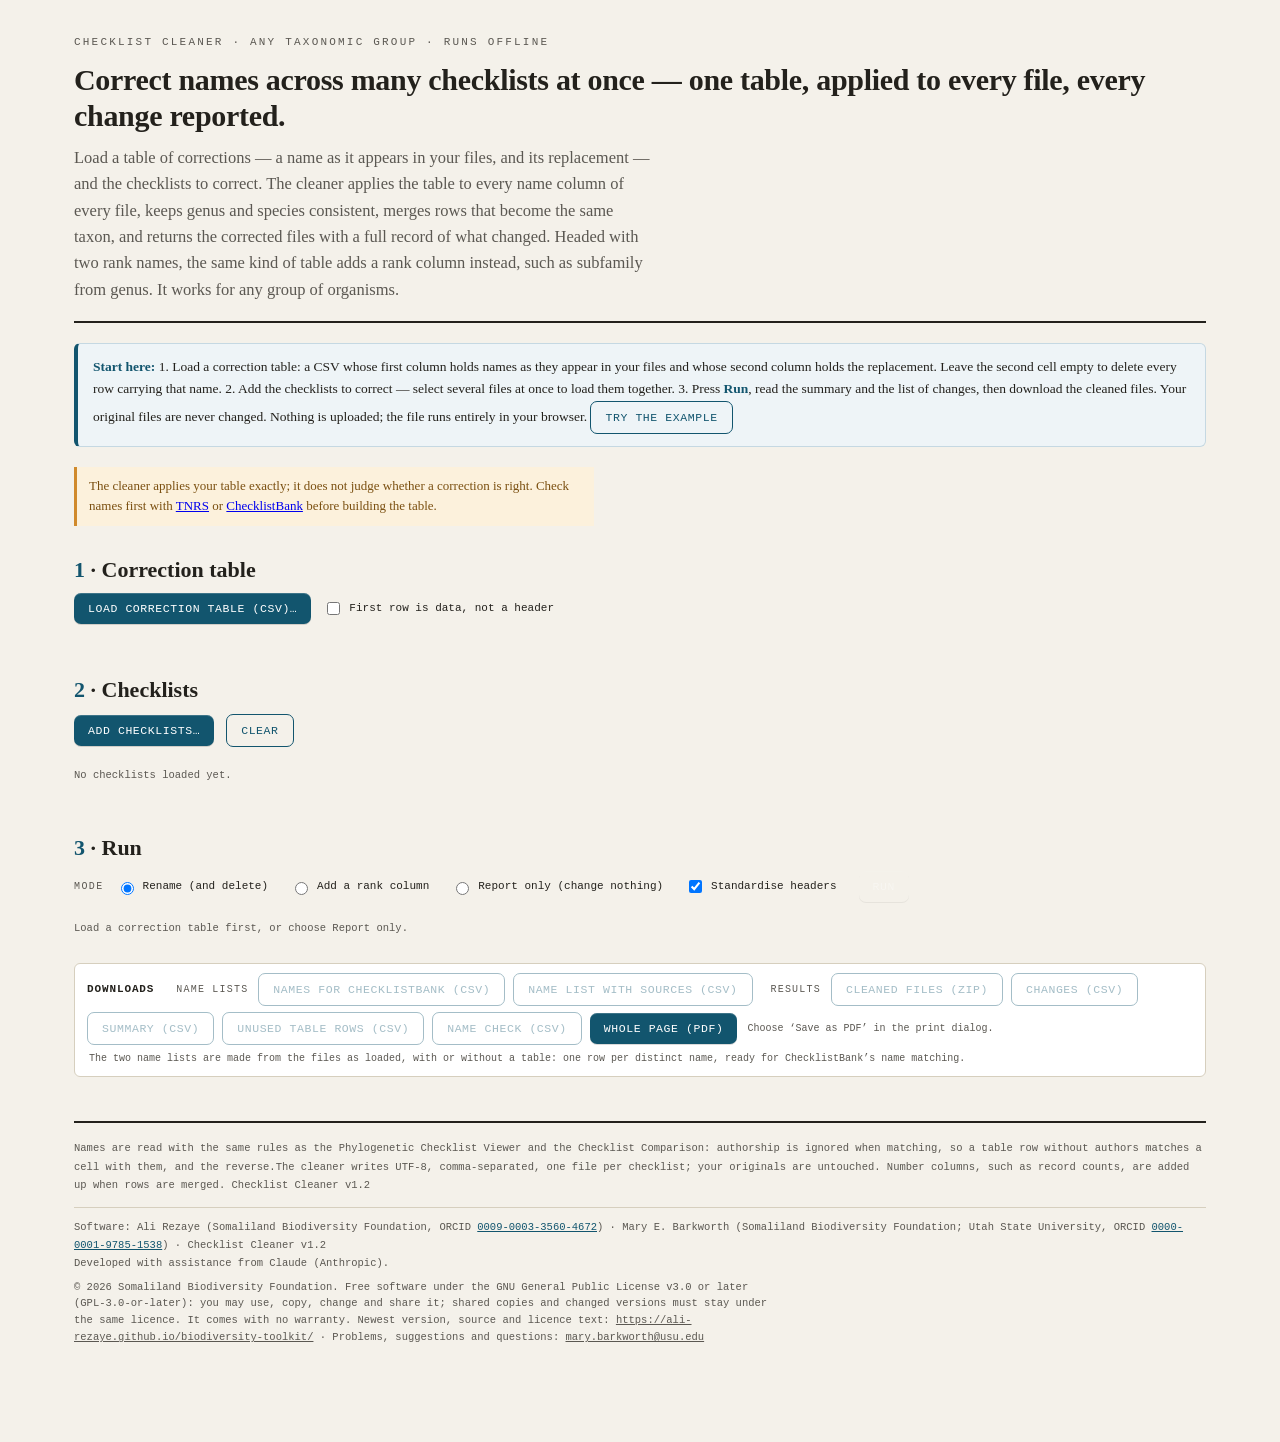
<file: tools/Checklist_cleaner-v1_2.html>
<!DOCTYPE html>
<!--
  Checklist Cleaner v1.2
  Copyright (C) 2026 Somaliland Biodiversity Foundation
  Authors: Ali Rezaye, Mary E. Barkworth
  SPDX-License-Identifier: GPL-3.0-or-later

  This program is free software: you can redistribute it and/or modify
  it under the terms of the GNU General Public License as published by
  the Free Software Foundation, either version 3 of the License, or
  (at your option) any later version.

  This program is distributed in the hope that it will be useful,
  but WITHOUT ANY WARRANTY; without even the implied warranty of
  MERCHANTABILITY or FITNESS FOR A PARTICULAR PURPOSE.  See the
  GNU General Public License for more details.

  You should have received a copy of the GNU General Public License
  along with this program.  If not, see <https://www.gnu.org/licenses/>.
-->
<html lang="en"><head><meta charset="utf-8"><meta name="viewport" content="width=device-width,initial-scale=1">
<title>Checklist Cleaner — correct names across many checklists at once</title>
<style>
:root{--paper:#f4f1ea;--ink:#23211c;--ink-soft:#5b5852;--rule:#d6cfbe;--rule2:#e6e0d1;
 --ui:#12556e;--ui-hi:#17698a;--ui-face:#e9e3d5;
 --serif:Georgia,'Iowan Old Style',serif;--mono:'SFMono-Regular',Consolas,monospace}
*{box-sizing:border-box}
html{overflow-anchor:none}
body{margin:0;background:var(--paper);color:var(--ink);font-family:var(--serif);line-height:1.6}
.wrap{max-width:1180px;margin:0 auto;padding:34px 24px 90px}
header{border-bottom:2px solid var(--ink);padding-bottom:18px;margin-bottom:20px}
.eyebrow{font-family:var(--mono);font-size:11px;letter-spacing:.2em;text-transform:uppercase;
 color:var(--ink-soft);margin:0 0 10px}
h1{font-family:var(--serif);font-weight:600;font-size:clamp(26px,4.2vw,40px);line-height:1.06;
 margin:0 0 10px;letter-spacing:-.01em}
h1 em{color:#3f6b4a;font-style:italic}
.lede{font-size:16.5px;color:var(--ink-soft);max-width:70ch;margin:0}
.startbar{background:#eef4f7;border:1px solid #c5d8e2;border-left:4px solid var(--ui);
 border-radius:6px;padding:12px 15px;margin:0 0 20px;font-size:13.5px;line-height:1.65}
.startbar b{color:var(--ui)}
.bar{display:flex;align-items:center;gap:12px;flex-wrap:wrap;margin:0 0 14px}
.lbl{font-family:var(--mono);font-size:10px;letter-spacing:.14em;text-transform:uppercase;color:var(--ink-soft)}
.seg{display:inline-flex;border:1px solid var(--rule);border-radius:7px;overflow:hidden;
 background:var(--ui-face);box-shadow:inset 0 1px 2px #0000000d}
.seg button{font-family:var(--mono);font-size:11px;letter-spacing:.05em;text-transform:uppercase;
 background:transparent;color:#615b4d;border:0;padding:7px 12px;cursor:pointer;transition:background .12s}
.seg button+button{border-left:1px solid #00000012}
.seg button:hover:not(:disabled){background:#ffffff9c;color:var(--ink)}
.seg button[aria-pressed=true]{background:var(--ui);color:#fff;font-weight:600}
.seg button:disabled{opacity:.34;cursor:not-allowed}
.seg button:focus-visible{outline:2px solid var(--ui-hi);outline-offset:2px;z-index:1}
.btn{font-family:var(--mono);font-size:11.5px;letter-spacing:.05em;text-transform:uppercase;
 background:var(--ui);color:#fff;border:0;padding:9px 14px;cursor:pointer;border-radius:7px;
 box-shadow:0 1px 0 #00000026,inset 0 1px 0 #ffffff2e}
.btn:hover{background:var(--ui-hi)}
.btn:disabled,.btn:disabled:hover{opacity:.38;cursor:not-allowed;background:transparent}
.btn.ghost{background:transparent;color:var(--ui);border:1.5px solid var(--ui);box-shadow:none}
.btn.ghost:hover{background:#12556e14}
.btn:focus-visible{outline:2px solid var(--ui-hi);outline-offset:2px}
h2{font-family:var(--serif);font-size:22px;margin:34px 0 6px;font-weight:600}
h2:first-of-type{margin-top:26px}
.sect{font-size:14px;color:var(--ink-soft);max-width:78ch;margin:0 0 14px}
.note{font-family:var(--mono);font-size:10.5px;color:var(--ink-soft);margin:6px 0 12px;line-height:1.65}
.warn{background:#fcf1dc;border-left:3px solid #d08a2c;padding:9px 12px;font-size:13px;
 color:#7a4f10;margin:0 0 14px;max-width:80ch}
.scroll{overflow-x:auto}
table{border-collapse:collapse;font-family:var(--mono);font-size:11.5px;margin:8px 0 16px}
th,td{border:1px solid var(--rule);padding:6px 10px;text-align:right;white-space:nowrap}
th{background:#efeade;font-weight:600}
td.name,th.name{text-align:left;font-family:var(--serif);font-size:13px}
td.diag{background:#f2eee3;color:var(--ink-soft)}
td.grp{background:#e8e2d4;text-align:left;font-family:var(--mono);font-size:10px;
 letter-spacing:.06em;text-transform:uppercase;color:var(--ink-soft)}
caption{caption-side:top;text-align:left;font-family:var(--mono);font-size:10.5px;color:var(--ink-soft);
 padding-bottom:6px;letter-spacing:.04em;text-transform:uppercase}
.area{width:104px;font-family:var(--mono);font-size:11px;padding:3px 6px;border:1px solid var(--rule);border-radius:4px}
.del{border:0;background:none;color:#a3341f;cursor:pointer;font-size:14px}
td.mv{white-space:nowrap;padding:3px 6px}
th.lab{white-space:normal;max-width:150px;overflow-wrap:anywhere;line-height:1.35}
.labedit{cursor:text;border-bottom:1px dashed var(--rule);padding:0 2px;outline:none}
.labedit:hover,.labedit:focus{border-bottom-color:var(--ui);background:#fff}
#areaNote{margin-top:6px}
.mvb{border:1px solid var(--rule);background:#fff;color:var(--ui);cursor:pointer;font-size:10px;line-height:1;
  padding:5px 7px;border-radius:4px;margin:0 1px}
.mvb:hover:not(:disabled){background:#12556e14}
.mvb:disabled{opacity:.3;cursor:default}
.mvb:focus-visible{outline:2px solid var(--ui-hi);outline-offset:1px}
.s0{background:#ffffcc;color:#23211c}.s1{background:#a1dab4;color:#23211c}.s2{background:#41b6c4;color:#23211c}
.s3{background:#225ea8;color:#ffffff}.s4{background:#0c2c84;color:#ffffff}
.legend{display:flex;flex-wrap:wrap;align-items:center;gap:6px 14px;margin:-8px 0 18px;font-family:var(--mono);font-size:10.5px;color:var(--ink-soft)}
.legend .lg{display:inline-flex;align-items:center;gap:5px;white-space:nowrap}
.legend i{display:inline-block;width:16px;height:12px;border:1px solid #c9c1ae}
.legend .lgnote{flex-basis:100%}
svg.tree line{stroke:#23211c;stroke-width:1.4}
svg.tree text{font-family:Consolas,"SFMono-Regular",monospace;font-size:12px;fill:#23211c}
svg.tree text.tk{font-size:10px;fill:#5b5852}
h2 .h2sub{font-family:var(--mono);font-size:11px;font-weight:400;color:var(--ink-soft)}
h1.statement{font-size:clamp(22px,3vw,30px);line-height:1.22}
.authors{margin-top:12px;padding-top:10px;border-top:1px solid var(--rule);font-family:var(--mono);font-size:10.5px;color:var(--ink-soft);line-height:1.75}
.authors a{color:var(--ui)}
.method{font-family:var(--mono);font-size:11px;color:var(--ink);margin:4px 0 2px}
.linkhelp{margin:-2px 0 8px}
.treebar{margin:4px 0 6px}
.hl{background:#fff;border:1px solid var(--rule);border-left:4px solid var(--ui);border-radius:6px;padding:10px 14px;margin:2px 0 18px;font-size:13.5px;line-height:1.75}
.hl b{font-family:var(--mono);font-size:12px}
.hl .warnline{color:#7a4f10}
.dl{background:#fff;border:1px solid var(--rule);border-radius:6px;padding:9px 12px;margin:4px 0 16px;display:flex;flex-wrap:wrap;align-items:center;gap:6px 8px}
.dl>b{font-family:var(--mono);font-size:11px;letter-spacing:.08em;text-transform:uppercase;margin-right:4px}
.dlnote,.dlwhy{font-family:var(--mono);font-size:10px;color:var(--ink-soft)}
.dlg{display:inline-flex;align-items:center;gap:4px;margin-right:4px}
.dl>.dlnote{margin:0 8px 0 2px}
.dl>div.dlnote{flex-basis:100%}
.printonly{display:none}
@media print{
 @page{size:landscape;margin:11mm}
 body{background:#fff}
 .wrap{max-width:none;padding:0}
 .startbar,.bar,.warn,#areaNote,#empty,#downloads,#names,#matrix,.treebar,.noprint,
 button,input[type=file],.mv,.act,.labedit:empty{display:none!important}
 .printonly{display:block;font-family:var(--mono);font-size:9pt;color:#5b5852;margin:0 0 6px}
 .area{border:0;background:transparent;padding:0;width:auto;font:inherit}
 .area::placeholder{color:transparent}
 .scroll{overflow:visible!important}
 table{font-size:8pt}
 th,td{padding:3px 5px}
 th.lab{max-width:76px}
 td.name{white-space:normal;max-width:190px;overflow-wrap:anywhere}
 .mx{break-before:page}
 .legend{margin-top:4px}
 h2{break-after:avoid}
 #tree,.hl,.legend{break-inside:avoid}
 a{color:inherit;text-decoration:none}
}
.tietoggle{color:var(--ui);text-decoration:underline dotted;cursor:pointer}
.tielist{font-family:var(--mono);font-size:11px;color:var(--ink-soft);background:#f6f3ec;border-radius:4px;padding:6px 9px;margin:4px 0}
trtr.t0 td{background:#fcf1dc}
tr.t1 td{background:#eef4e9}
tr.xl td.name:first-child{border-left:3px solid var(--ui)}
.mtx td.one{background:#2f6b52;color:#fff}
.mtx td.zero{color:#c9c2b2}
footer{margin-top:44px;border-top:2px solid var(--ink);padding-top:16px;
 font-family:var(--mono);font-size:10.5px;color:var(--ink-soft);line-height:1.75}

.chk{display:inline-flex;align-items:center;gap:6px;font-family:var(--mono);font-size:11px;color:var(--ink);margin-right:10px;cursor:pointer}
table.mini{font-size:12px;margin:8px 0 14px}
table.mini td,table.mini th{text-align:left}
#tableBox,#fileList,#results .scroll{overflow-x:auto}
.tbsum{font-family:var(--mono);font-size:12px;margin:8px 0}
.tbprob{background:#fbe9e5;border:1px solid #d9a99c;border-left:4px solid #a3341f;border-radius:6px;padding:9px 12px;margin:8px 0;font-size:13px}
.tbwarn{color:#7a4f10}
tr.refused td{background:#fbe9e5}
h2 .step{color:var(--ui)}
.dl{background:#fff;border:1px solid var(--rule);border-radius:6px;padding:9px 12px;margin:14px 0 16px;display:flex;flex-wrap:wrap;align-items:center;gap:6px 8px}
.dl>b{font-family:var(--mono);font-size:11px;letter-spacing:.08em;text-transform:uppercase;margin-right:4px}
.dlnote{font-family:var(--mono);font-size:10px;color:var(--ink-soft)}
.btn:disabled,.btn:disabled:hover{opacity:.38;cursor:not-allowed}
.authors{margin-top:12px;padding-top:10px;border-top:1px solid var(--rule);font-family:var(--mono);font-size:10.5px;color:var(--ink-soft);line-height:1.75}
.authors a{color:var(--ui)}
h1.statement{font-size:clamp(22px,3vw,30px);line-height:1.22}
@media print{ button,input,.chk,.startbar,#downloads{display:none!important} .scroll,#tableBox,#fileList{overflow:visible!important} table{font-size:8pt} }
.licence{font-family:var(--mono);font-size:10.5px;color:var(--ink-soft);line-height:1.6;margin:6px 0 0;max-width:110ch}
.licence a{color:inherit}
.tbfile{font-family:var(--mono);font-size:12px;margin:0 0 6px}
#results.stale{opacity:.55}
.dlgrp{font-family:var(--mono);font-size:10px;letter-spacing:.12em;text-transform:uppercase;color:var(--ink-soft);margin:0 2px 0 10px}
.stalenote{color:#7a4f10;font-weight:600}
h3.ncrank{font-family:var(--mono);font-size:12px;font-weight:600;margin:14px 0 2px}
table.nctable tr.t0 td{background:#fcf1dc} table.nctable tr.t1 td{background:#eef4e9}
table.nctable td.grp{background:#e8e2d4;text-align:left;font-family:var(--mono);font-size:10px;letter-spacing:.06em;text-transform:uppercase}
table.nctable tr.xl td.name:first-child{border-left:3px solid var(--ui)}
.del{border:0;background:none;color:#a3341f;cursor:pointer;font-size:14px}
</style></head>
<body><div class="wrap">
<header>
 <p class="eyebrow">Checklist cleaner &middot; any taxonomic group &middot; runs offline</p>
 <h1 class="statement">Correct names across many checklists at once &mdash; one table, applied to every file, every change reported.</h1>
 <p class="lede">Load a table of corrections &mdash; a name as it appears in your files, and its replacement &mdash; and the
  checklists to correct. The cleaner applies the table to every name column of every file, keeps genus and species
  consistent, merges rows that become the same taxon, and returns the corrected files with a full record of what
  changed. Headed with two rank names, the same kind of table adds a rank column instead, such as subfamily from genus.
  It works for any group of organisms.</p>
</header>
<div class="startbar">
 <b>Start here:</b> 1. Load a correction table: a CSV whose first column holds names as they appear in your files and
 whose second column holds the replacement. Leave the second cell empty to delete every row carrying that name.
 2. Add the checklists to correct &mdash; select several files at once to load them together. 3. Press <b>Run</b>,
 read the summary and the list of changes, then download the cleaned files. Your original files are never changed.
 Nothing is uploaded; the file runs entirely in your browser.
 <button class="btn ghost mini" id="exBtn">Try the example</button>
</div>
<div class="warn" style="margin-bottom:14px">The cleaner applies your table exactly; it does not judge whether a correction is
 right. Check names first with <a href="https://tnrs.biendata.org/" target="_blank" rel="noopener">TNRS</a> or
 <a href="https://www.checklistbank.org/" target="_blank" rel="noopener">ChecklistBank</a> before building the table.</div>
<h2><span class="step">1</span> &middot; Correction table</h2>
<div class="bar"><button class="btn" id="tblBtn">Load correction table (CSV)&hellip;</button><input type="file" id="tblFile" accept=".csv,.tsv,.txt" hidden>
 <label class="chk"><input type="checkbox" id="tblData"> First row is data, not a header</label></div>
<div id="tableBox"></div>
<h2><span class="step">2</span> &middot; Checklists</h2>
<div class="bar"><button class="btn" id="addBtn">Add checklists&hellip;</button><input type="file" id="addFile" accept=".csv,.tsv,.txt" multiple hidden>
 <button class="btn ghost" id="clearBtn">Clear</button></div>
<div id="fileList"></div>
<h2><span class="step">3</span> &middot; Run</h2>
<div class="bar"><span class="lbl">Mode</span>
 <label class="chk"><input type="radio" name="mode" value="rename" checked> Rename (and delete)</label>
<label class="chk"><input type="radio" name="mode" value="addrank"> Add a rank column</label> <label class="chk"><input type="radio" name="mode" value="report"> Report only (change nothing)</label>
 <label class="chk"><input type="checkbox" id="stdHead" checked> Standardise headers</label>
 <button class="btn" id="run" disabled>Run</button> <span class="note" id="runWhy"></span></div>
<div id="downloads"></div>
<div id="results"></div>
<footer>
 Names are read with the same rules as the Phylogenetic Checklist Viewer and the Checklist Comparison: authorship is
 ignored when matching, so a table row without authors matches a cell with them, and the reverse.The cleaner writes
 UTF-8, comma-separated, one file per checklist; your originals are untouched. Number columns, such as record counts, are added up when rows are merged. <span id="ver"></span>
<div class="authors" id="authorline"></div>
 <div class="licence" id="licence">© 2026 Somaliland Biodiversity Foundation. Free software under the GNU General Public License v3.0 or later (GPL-3.0-or-later): you may use, copy, change and share it; shared copies and changed versions must stay under the same licence. It comes with no warranty. Newest version, source and licence text: <a href="https://ali-rezaye.github.io/biodiversity-toolkit/" target="_blank" rel="noopener">https://ali-rezaye.github.io/biodiversity-toolkit/</a> · Problems, suggestions and questions: <a href="mailto:mary.barkworth@usu.edu">mary.barkworth@usu.edu</a></div>
</footer>
</div>
<script>
const VERSION='v1.2';
const AUTHORS=[{name:'Ali Rezaye',aff:'Somaliland Biodiversity Foundation',orcid:'0009-0003-3560-4672'},
 {name:'Mary E. Barkworth',aff:'Somaliland Biodiversity Foundation; Utah State University',orcid:'0000-0001-9785-1538'}];
const TOOL_NAME='Checklist Cleaner';
const AI_LINE='Developed with assistance from Claude (Anthropic).';
/* In a figure the author line is too long for one row: one row per author, then the AI line. */
function authorLinesFig(){ return [`Software: ${AUTHORS[0].name} (${AUTHORS[0].aff}, ORCID ${AUTHORS[0].orcid}) \u00b7`,
  `${AUTHORS[1].name} (${AUTHORS[1].aff}, ORCID ${AUTHORS[1].orcid}) \u00b7 ${TOOL_NAME} ${VERSION}`, AI_LINE]; }
function authorLineHTML(){ return 'Software: '+AUTHORS.map(a=>`${esc(a.name)} (${esc(a.aff)}, ORCID <a href="https://orcid.org/${a.orcid}" target="_blank" rel="noopener">${a.orcid}</a>)`).join(' &middot; ')+
  ` &middot; ${TOOL_NAME} ${VERSION}<br>${AI_LINE}`; }
/* Any organism group: tautonyms are valid under the ICZN. Set before the parser runs. */
window.NAME_POLICY_HOST={countTautonyms:true,trinomials:true};
/* ================================================================== *
 *  parseName — the one name parser used by both tools.
 *
 *  Written to plant_name_parsing_specification.md (ICN articles cited
 *  there) and tested against name_parsing_test_corpus.csv. This block is
 *  injected byte-identical into the Viewer and the Comparer; the build
 *  refuses to ship if the two copies differ.
 *
 *  Result fields:
 *    kind        'species' | 'infraspecific' | 'genus' | 'family' |
 *                'formula' | 'placeholder' | 'damaged' | 'none'
 *    genus       capitalised, folded; null if none
 *    epithet     lower-case, folded; null unless a species epithet exists
 *    binomial    'genus epithet' lower-case, folded, no hybrid sign —
 *                the counting key; null unless species-level
 *    family      the family name if the string IS one
 *    rank        deepest rank determined
 *    isHybrid    a named nothotaxon (not a formula)
 *    isFormula   a hybrid formula (Art. H.2) — never a species
 *    isOpen      sp./spp./cf./aff./indet./?/sp. nov./sp. A
 *    qualifier   the open-nomenclature token found, or null
 *    infra       [{rank, epithet}] in order
 *    authorship  trailing citation text, verbatim
 *    damaged     contains U+FFFD (encoding wreckage)
 *    counts      strict-default verdict, with the policy switches below
 *
 *  Policy switches — spec §9. Every (B) item was ruled on by M. Barkworth,
 *  23 Sep 2026; the settings below are her decisions. 'grex' is not an ICN
 *  rank (it is ICNCP/zoological) and was removed from the rank list on the
 *  same ruling: Diospyros grex F.White is an accepted species.
 *
 *  A host page may override any switch by setting window.NAME_POLICY_HOST
 *  before calling parseName; the merge happens at call time, so this block
 *  stays byte-identical in every tool. The Viewer (plants, ICN) sets nothing.
 *  The Comparer sets {countTautonyms:true}: tautonyms are valid under the
 *  ICZN (Bison bison) and illegitimate only under the ICN (Art. 23.4).
 *  The Comparer and the Cleaner also set {trinomials:true}: zoologists write
 *  a subspecies as three words (Panthera leo persica), and the third word is
 *  then read as the subspecies epithet, not as the start of the authorship.
 *  The botanical code requires a rank word, so the Viewer leaves it off.
 * ================================================================== */
const NAME_POLICY = {
  countHybrids: true,          // named nothotaxa count as species
  countCfAff: false,           // B1 ruled: not a species — note it
  countAggregates: true,       // B2 ruled: count as the species — note it
  countCultivars: true,        // B3 ruled: count as the species — note it
  countTautonyms: false,       // B4 ruled: not a species; surface as unplaced so the name is corrected
  countBareRank: true,         // B5 ruled: count; ignore the dangling rank term
  trinomials: false            // zoological subspecies without a rank word; hosts for any organism turn it on
};
/* Words that may stand right after an epithet without being a subspecies epithet: they begin
   or qualify an author citation, or the parser already gives them a meaning (aggregates). */
const NAME_NOT_SUBSP = new Set(['de','del','della','delle','dello','des','di','du','da','do','dos','das','la','le','lo',
  'van','von','vom','zu','zur','zum','der','den','ter','ten','te','af','av','y','e','et','ex','in','non','nec','and',
  'apud','fide','vel','sensu','lato','stricto','auct','auctt','hort','bis','emend','ined','nom','nud','illeg','inval',
  'cons','rej','sp','spp','group','complex','aggregate','mihi','nobis','pro','parte','partim']);

const NAME_FAMILY_ALT = new Set(['compositae','cruciferae','gramineae','guttiferae','labiatae',
  'leguminosae','palmae','umbelliferae','papilionaceae']);            /* ICN Art. 18.5–18.6 */
const NAME_RANKS = /^(subsp|ssp|var|subvar|f|fo|forma|form|subf|nothosubsp|nothossp|nothovar|nothof|nvar|cv|convar|prol|proles|agg|sect|ser|nothosect|nothoser|subgen|subg|race|lus|lusus)\.?$/i;
const NAME_OPEN  = /^(sp|spp|spec|indet|indent|cf|aff|nov|ined|nr|gen|species|incertae|sedis|\?)\.?$/i;
const NAME_PLACEHOLDER = /^\s*(none|not|no|unidentified|unknown|indet|indeterminate|n\/a|na|null|nil|unnamed|undetermined|unplaced|incertaesedis|-+|\.+)(\s|$|\.)/i;
/* tokens that can sit in the epithet position without being epithets (gnparser exceptions) */
const NAME_IMPOSTOR = /^(ex|gr|dos|de|la|von|van|der|den|del|du|le|et|in|non|sensu|auct|unr|sect|ser|subgen|subg)\.?$/;

function nameFold(s){
  /* Art. 60.7 transcription as gnparser applies it: umlauts and Nordic vowels
     become digraphs, ligatures separate, every other diacritic is dropped. */
  s = s.replace(/ä/g,'ae').replace(/ö/g,'oe').replace(/ü/g,'ue').replace(/Ä/g,'Ae').replace(/Ö/g,'Oe').replace(/Ü/g,'Ue')
       .replace(/å/g,'ao').replace(/Å/g,'Ao').replace(/ø/g,'oe').replace(/Ø/g,'Oe')
       .replace(/æ/g,'ae').replace(/Æ/g,'Ae').replace(/œ/g,'oe').replace(/Œ/g,'Oe').replace(/ß/g,'ss');
  return s.normalize('NFKD').replace(/[\u0300-\u036f]/g,'');
}

function parseName(raw){
  const POL = Object.assign({}, NAME_POLICY, (typeof window!=='undefined' && window.NAME_POLICY_HOST) || {});
  const out = {verbatim:raw==null?'':String(raw), kind:'none', genus:null, epithet:null, binomial:null, family:null,
    rank:null, isHybrid:false, isFormula:false, isOpen:false, qualifier:null, infra:[], authorship:'', damaged:false, counts:false, note:null,
    tautonym:false, aggregate:false, cultivar:false, bareRank:false};
  let s = out.verbatim;

  /* --- settle bytes before grammar (spec §1) --- */
  if(/\uFFFD/.test(s)){ out.damaged=true; }
  if(/†/.test(s)) out.note='extinct';
  s = s.replace(/[\u00a0\u2000-\u200b\u3000]/g,' ')        /* exotic spaces */
       .replace(/_/g,' ')                                     /* underscores for spaces (A4) */
       .replace(/[\u2010-\u2015]/g,'-')                       /* dashes to hyphen */
       .replace(/†/g,' ')                                     /* extinction dagger (B6) */
       .replace(/\(/g,' (').replace(/\)/g,') ')               /* authorship parentheses as boundaries (A6) */
       .replace(/\s+/g,' ').trim();
  if(!s) return out;

  /* --- placeholders (spec §4): not a name --- */
  if(NAME_PLACEHOLDER.test(s)){ out.kind='placeholder'; return out; }
  if(/\b(viroid|virus|phage|satellite)\b/i.test(s)){ out.kind='none'; out.note='not a plant name'; return out; }

  s = nameFold(s);
  let toks = s.split(' ').filter(Boolean);

  /* --- hybrid marker before the genus: nothogenus (Art. H.6) --- */
  if(/^[×xX]$/.test(toks[0]) && toks.length>1 && /^[A-Z]/.test(toks[1])){ out.isHybrid=true; toks.shift(); }
  else if(/^[×xX][A-Z]/.test(toks[0]||'')){ out.isHybrid=true; toks[0]=toks[0].slice(1); }

  /* --- a family name in the genus position (Art. 18) --- */
  const t0 = toks[0]||'';
  if(/^[A-Z][a-z-]+aceae$/.test(t0) || NAME_FAMILY_ALT.has(t0.toLowerCase())){
    out.kind='family'; out.family=t0; out.rank='family'; return out;
  }
  /* --- names above genus rank by their ending, never genera ---
     -idae: family under the ICZN (Lycosidae), subclass under the ICN (Rosidae). No genus
            in the 17,275-genus map ends -idae, so this applies everywhere.
     -inae: subfamily (ICZN) / subtribe (ICN). -oidea: superfamily (ICZN).
            Real genera DO end this way (Tarennoidea, Vulpinae and five others), so these
            two endings apply only to a word standing alone: a binomial such as
            Tarennoidea wallichii is always read as a species. */
  if(/^[A-Z][a-z]+idae$/.test(t0)){
    out.kind='family'; out.family=t0; out.rank='family'; return out;
  }
  if(toks.length===1 && /^[A-Z][a-z]+(inae|oidea)$/.test(t0)){
    out.kind='family'; out.family=t0; out.rank=/oidea$/.test(t0)?'superfamily':'subfamily'; return out;
  }

  /* --- genus (Art. 20): capitalised, may be hyphenated (Drake-brockmania, Saxo-Fridericia) --- */
  if(!/^[A-Z][a-z]+(-[A-Za-z][a-z]*)*$/.test(t0)) return out;      /* abbreviated (M.), lower-case, noise */
  out.genus = t0.charAt(0).toUpperCase()+t0.slice(1).replace(/-([A-Z])/g,(m,c)=>'-'+c.toLowerCase());
  let i=1;

  /* --- zoological subgenus in parentheses: tolerated and skipped --- */
  if(/^\([A-Z][a-z]+\)$/.test(toks[i]||'')) i+=1;
  else if(toks[i]==='(' && /^[A-Z][a-z]+$/.test(toks[i+1]||'') && toks[i+2]===')') i+=3;

  /* --- hybrid marker before the epithet: nothospecies --- */
  if(/^[×xX]$/.test(toks[i]||'') && /^[a-z]/.test(toks[i+1]||'')){ out.isHybrid=true; i++; }
  else if(/^×[a-z]/.test(toks[i]||'')){ out.isHybrid=true; toks[i]=toks[i].slice(1); }

  const cand = toks[i]||'';
  if(!cand){ out.kind='genus'; out.rank='genus'; return out; }
  if(/^[×xX]$/.test(cand)){ out.kind='formula'; out.isFormula=true; out.rank='hybrid_formula'; return out; }

  /* --- open nomenclature in the epithet position: genus-level determination --- */
  const nextCap = /^[A-Z(]/.test(toks[i+1]||'');
  const abbrevAsEpithet = !/\.$/.test(cand) && nextCap && /^(spec|ser|sect|var|f|fo)$/.test(cand);
  if(NAME_IMPOSTOR.test(cand) && !abbrevAsEpithet){ out.kind='genus'; out.rank='genus'; out.authorship=toks.slice(i).join(' '); return out; }
  if(NAME_OPEN.test(cand) && !abbrevAsEpithet){
    out.isOpen=true; out.qualifier=cand.replace(/\.$/,'').toLowerCase();
    if(out.qualifier==='cf'||out.qualifier==='aff'){
      const ep=toks[i+1]||'';
      if(/^[a-z][a-z'.-]+$/.test(ep) && !NAME_RANKS.test(ep)){
        out.epithet=ep; out.kind='species'; out.rank='species';
        out.binomial=(out.genus+' '+ep).toLowerCase();
        out.counts=POL.countCfAff; out.authorship=toks.slice(i+2).join(' ');
        return out;
      }
    }
    out.kind='genus'; out.rank='approximate'; return out;
  }
  /* an epithet: lower-case, may hold ' . - internally (A5); a capital here is authorship on a uninomial */
  if(!/^[a-z][a-z'.\uFFFD-]*[a-z.\uFFFD]$/.test(cand) || cand.length<2){
    out.kind='genus'; out.rank='genus'; out.authorship=toks.slice(i).join(' '); return out;
  }
  if(NAME_RANKS.test(cand) && !abbrevAsEpithet){ out.kind='genus'; out.rank='genus'; return out; }   /* 'Poa subsp.' fragment */
  out.epithet=cand.toLowerCase(); i++;

  const tautonym = out.epithet===out.genus.toLowerCase();

  /* A formula marker anywhere after the epithet makes the whole string a formula
     (Art. H.2.1) — including after a first parent's authorship: 'Salix aurita L. × S. caprea L.' */
  for(let k=i;k<toks.length;k++){
    const t=toks[k], nxt=toks[k+1]||'';
    if(/^[×]$/.test(t) || (/^[xX]$/.test(t) && (nxt===''||/^[A-Z?]/.test(nxt)||/^[a-z]/.test(nxt))) || /^×[A-Za-z?]/.test(t)){
      out.kind='formula'; out.isFormula=true; out.rank='hybrid_formula'; out.binomial=null; out.counts=false; return out;
    }
  }
  if(toks.slice(i).some(t=>t==='?')){ out.isOpen=true; out.qualifier='?'; }
  if(/\bp\.\s?p\.$/i.test(toks.slice(i).join(' '))){ out.isOpen=true; out.qualifier='p.p.'; }

  /* --- after the epithet: ranks, qualifiers and authorship interleave (spec §2), so the
         whole tail is scanned; nothing stops at the first author token. Rank terms are
         lower-case: 'F.' after an author is an initial, 'f.' after an epithet is forma. --- */
  let hasInfra=false, bareRank=false, aggregate=false, cultivar=false; const auth=[];
  const i0=i;                       /* the word directly after the species epithet */
  for(; i<toks.length; i++){
    const t=toks[i], tl=t.toLowerCase();
    if(t===tl && NAME_RANKS.test(t)){
      const rk=tl.replace(/\.$/,'');
      if(rk==='agg'){ aggregate=true; out.rank='aggregate'; continue; }
      if(rk==='cv'||rk==='convar'){ cultivar=true; out.rank='cultivar'; continue; }
      let ep=toks[i+1]||'';
      if(/^[α-ω]\.?$/.test(ep)){ i++; ep=toks[i+1]||''; }                 /* Greek-letter rank marker (pre-1900) */
      /* 'f.' after authorship is filius, not forma: only a lower-case epithet makes it a rank */
      if(/^[a-z][a-z'.-]+$/.test(ep) && !NAME_RANKS.test(ep) && !NAME_OPEN.test(ep) && !NAME_IMPOSTOR.test(ep)){
        out.infra.push({rank:rk, epithet:ep}); hasInfra=true; i++;
        out.rank = ({subsp:'subspecies',ssp:'subspecies',nothosubsp:'subspecies',nothossp:'subspecies',
                     var:'variety',nvar:'variety',nothovar:'variety',subvar:'subvariety',
                     f:'form',fo:'form',forma:'form',form:'form',nothof:'form',subf:'subform',
                     prol:'proles',proles:'proles'})[rk] || 'infraspecific';
        continue;
      }
      if(/^(ssp|subsp|var|subvar|fo|subf)$/.test(rk)) bareRank=true;               /* B5 */
      if(rk==='f' && auth.length===0) bareRank=true;                                  /* 'f.' right after the epithet with no epithet following */
      continue;
    }
    if(tl==='species'||tl==='complex'||tl==='group'){ aggregate=true; out.rank='aggregate'; continue; }
    if(/^spp\.?$/.test(tl)){ bareRank=true; continue; }                                  /* B5 misuse */
    if(/^unr\.?$/.test(tl) && /^[A-Z]/.test(toks[i+1]||'')){ out.kind='genus'; out.rank='infrageneric'; out.epithet=null; out.binomial=null; out.counts=false; return out; }
    if(NAME_OPEN.test(t) && /^(cf|aff)/.test(tl)){ out.isOpen=true; out.qualifier=tl.replace(/\.$/,''); continue; }
    if(t==='?'){ out.isOpen=true; out.qualifier='?'; continue; }
    /* A zoological subspecies written without a rank word (Panthera leo persica). Tried last,
       and only on the word directly after the epithet that would otherwise start the
       authorship: all lower-case letters (a hyphen allowed), at least two letters, no full
       stop, apostrophe or digit, and not a word that begins or qualifies a citation. Only one
       word is taken; a further lower-case word goes to authorship as before. */
    if(POL.trinomials && i===i0 && !hasInfra && auth.length===0 && /^[a-z]+(-[a-z]+)*$/.test(t) &&
       t.replace(/-/g,'').length>=2 && !NAME_NOT_SUBSP.has(t)){
      out.infra.push({rank:'subsp', epithet:t}); hasInfra=true; out.rank='subspecies'; continue;
    }
    auth.push(t);
  }
  out.authorship=auth.join(' ');
  if(/-group$/.test(out.epithet)){ aggregate=true; out.rank='aggregate'; out.epithet=out.epithet.replace(/-group$/,''); }

  out.epithet=out.epithet.replace(/['.]/g,'');
  out.binomial=(out.genus+' '+out.epithet).toLowerCase();
  out.kind = hasInfra ? 'infraspecific' : 'species';
  if(!out.rank) out.rank='species';

  /* --- counting, spec §9 --- */
  let counts=true;
  if(out.damaged && /\uFFFD/.test(out.genus+' '+out.epithet)) counts=false;
  if(out.isOpen && /^(cf|aff|\?|p\.p\.)$/.test(out.qualifier)) counts=POL.countCfAff;
  if(out.isHybrid && !POL.countHybrids) counts=false;
  if(aggregate) counts=POL.countAggregates;
  if(cultivar)  counts=POL.countCultivars;
  if(tautonym)  counts=POL.countTautonyms;
  if(bareRank)  counts=POL.countBareRank;
  out.counts=counts;
  out.tautonym=tautonym; out.aggregate=aggregate; out.cultivar=cultivar; out.bareRank=bareRank;
  return out;
}
/* ====================== end shared parser ====================== */
/* ================================================================== *
 *  nameCheck — the one name check used by all three tools.
 *
 *  Injected byte-identical into the Viewer, the Comparer and the Cleaner;
 *  the build refuses to ship if the copies differ. It is given the lists
 *  (each with its taxa at the chosen rank, as lower-case keys, and the
 *  authorships written against each name) and returns the flagged pairs.
 *  A flag is a candidate only: nothing is ever merged here.
 *
 *  Tiers: 0 same name, different authorship · 1 very likely the same name
 *  (an orthographic convention or a recognised Latin ending) · 2 may differ
 *  in meaning · 3 different first word, usually distinct taxa.
 * ================================================================== */
/* Present rule: two names one letter apart, and the convention that explains it. */
function ncPattern(a,b){
 const ea=a.split(' ').slice(1).join(' '), eb=b.split(' ').slice(1).join(' ');
 if(!ea||!eb) return null;
 const [x,y]=[ea,eb].sort((p,q)=>p.length-q.length);
 for(let i=1;i<y.length;i++) if(y.slice(0,i)+y.slice(i+1)===x && y[i]===y[i-1]) return 'doubled letter';
 if(ea.replace(/ae/g,'e')===eb.replace(/ae/g,'e')) return 'ae / e';
 if(ea.replace(/j/g,'i')===eb.replace(/j/g,'i')) return 'i / j';
 if(ea.replace(/y/g,'i')===eb.replace(/y/g,'i')) return 'y / i';
 if(ea.length===eb.length&&ea.slice(0,-1)===eb.slice(0,-1)&&'eiasm'.includes(ea.slice(-1))&&'eiasm'.includes(eb.slice(-1)))
  return 'termination';
 return null;
}
/* The ending rule (Mary's request): species epithets in the same genus that are the same word
   with a different ending. 1. A recognised Latin ending on a shared beginning of at least two
   letters — tier 1. 2. Otherwise a shared beginning of at least five letters with 0, 1 or 2
   letters left on each — tier 2. Never across genera, never for one-word names. */
const NC_ENDINGS=[['us','a','um'],['is','e'],['er','ra','rum'],['er','era','erum'],['er','ris','re'],['ior','ius'],['or','us']];
function ncEnding(a,b){
 const wa=a.split(' '), wb=b.split(' ');
 if(wa.length!==2||wb.length!==2||wa[0]!==wb[0]) return null;
 const ea=wa[1], eb=wb[1]; if(ea===eb) return null;
 for(const set of NC_ENDINGS) for(const e1 of set) for(const e2 of set){
  if(e1===e2||!ea.endsWith(e1)||!eb.endsWith(e2)) continue;
  const sa=ea.slice(0,ea.length-e1.length), sb=eb.slice(0,eb.length-e2.length);
  if(sa===sb&&sa.length>=2) return {tier:1,why:'ending: -'+e1+' / -'+e2};
 }
 let k=0; while(k<ea.length&&k<eb.length&&ea[k]===eb[k]) k++;
 if(k>=5&&ea.length-k<=2&&eb.length-k<=2) return {tier:2,why:'same stem, different ending'};
 return null;
}
/* lists: [{taxa:Set of keys, authors:{key: Set|Array of authorships}}]; rank: the rank compared.
   Returns [{x, y, tier, why, lx, ly, cross}] — lx, ly the indices of the lists holding x and y. */
function nameCheckPairs(lists,rank){
 const owner=new Map();
 lists.forEach((e,i)=>e.taxa.forEach(n=>{ if(!owner.has(n))owner.set(n,new Set()); owner.get(n).add(i); }));
 const idx=new Map();
 owner.forEach((_,n)=>{
  const keys=[n]; for(let i=0;i<n.length;i++) keys.push(n.slice(0,i)+n.slice(i+1));
  keys.forEach(k=>{ if(!idx.has(k))idx.set(k,new Set()); idx.get(k).add(n); });
 });
 const seen=new Set(), out=[];
 const add=(x,y,tier,why)=>{ const lx=[...owner.get(x)], ly=[...owner.get(y)]; out.push({x,y,tier,why,lx,ly,cross:lx.join()!==ly.join()}); };
 idx.forEach(g=>{ if(g.size<2) return; const a=[...g].sort();
  for(let i=0;i<a.length;i++) for(let j=i+1;j<a.length;j++){
   const k=a[i]+'|'+a[j]; if(seen.has(k)) continue; seen.add(k);
   const x=a[i],y=a[j], two=x.includes(' ')&&y.includes(' ');
   if(two && x.split(' ')[0]!==y.split(' ')[0]) add(x,y,3,'different first word \u2014 usually distinct taxa');
   else { const p=ncPattern(x,y); if(p) add(x,y,1,p); else add(x,y,2,'one letter, meaning may differ'); }
  } });
 /* the ending rule (species-level names in the same genus) */
 if(rank==='species'){
  const byGenus=new Map();
  owner.forEach((_,n)=>{ const w=n.split(' '); if(w.length!==2) return; if(!byGenus.has(w[0])) byGenus.set(w[0],[]); byGenus.get(w[0]).push(n); });
  byGenus.forEach(ns=>{ ns.sort();
   for(let i=0;i<ns.length;i++) for(let j=i+1;j<ns.length;j++){
    const k=ns[i]+'|'+ns[j]; const e=ncEnding(ns[i],ns[j]); if(!e) continue;
    if(!seen.has(k)){ seen.add(k); add(ns[i],ns[j],e.tier,e.why); continue; }
    /* A pair the present rules found keeps its reason, except the catch-all "one letter, meaning
       may differ": a recognised Latin ending (tier 1) is the more exact account of the same pair
       (niger / nigra). Every specific present reason stays as it is. */
    if(e.tier===1){ const o=out.find(p=>p.x===ns[i]&&p.y===ns[j]); if(o&&o.why==='one letter, meaning may differ'){ o.tier=1; o.why=e.why; } }
   } });
 }
 /* A binomial shared between lists but carrying different authorship is not necessarily a
    shared taxon; it is reported first, because it changes a number rather than a name. */
 if(rank==='species'){
  const byName=new Map();
  lists.forEach((e,i)=>Object.entries(e.authors||{}).forEach(([nm,as])=>{
   if(!e.taxa.has(nm)) return;
   if(!byName.has(nm)) byName.set(nm,new Map());
   byName.get(nm).set(i,as);
  }));
  byName.forEach((perList,nm)=>{
   if(perList.size<2) return;
   const all=new Set(); perList.forEach(as=>as.forEach(a=>all.add(a)));
   if(all.size<2) return;
   const li=[...perList.keys()];
   out.unshift({x:nm, y:nm, tier:0, cross:true, lx:[li[0]], ly:li.slice(1),
     why:'same name, different authorship \u2014 '+[...all].join('; ')+' \u2014 may be different taxa'});
  });
 }
 out.sort((p,q)=>(q.cross-p.cross)||(p.tier-q.tier)||p.x.localeCompare(q.x));
 return out;
}
function ncEsc(s){ return String(s==null?'':s).replace(/[&<>"]/g,c=>({'&':'&amp;','<':'&lt;','>':'&gt;','"':'&quot;'}[c])); }
/* One table layout everywhere. names[i] is list i's name; disp(key) the name as shown. */
function nameCheckTableHTML(pairs,names,disp){
 const cross=pairs.filter(x=>x.cross), within=pairs.filter(x=>!x.cross), lab=i=>ncEsc(names[i]==null?'?':names[i]);
 const row=x=>`<tr class="t${x.tier}${x.cross?' xl':''}"><td class="name"><i>${ncEsc(disp(x.x))}</i></td>`+
  `<td class="name"><i>${ncEsc(disp(x.y))}</i></td><td>${x.lx.map(lab).join('+')} / ${x.ly.map(lab).join('+')}</td>`+
  `<td>${x.tier}</td><td class="name">${ncEsc(x.why)}</td></tr>`;
 let h='<div class="scroll"><table class="nctable"><tr><th class="name">Name</th><th class="name">Near-duplicate</th><th>In</th><th>Tier</th><th class="name">Why flagged</th></tr>';
 if(cross.length){ h+='<tr><td colspan="5" class="grp">Across different checklists \u2014 these change the indices</td></tr>'; cross.forEach(x=>h+=row(x)); }
 if(within.length){ h+='<tr><td colspan="5" class="grp">Within one checklist \u2014 worth checking at source</td></tr>'; within.forEach(x=>h+=row(x)); }
 return h+'</table></div>';
}
/* One CSV layout everywhere. */
function nameCheckCSV(pairs,rank,names,disp){
 const q=v=>'"'+String(v).replace(/"/g,'""')+'"';
 let csv='rank,name_a,name_b,lists_a,lists_b,spans_checklists,tier,reason\n';
 pairs.forEach(x=>csv+=[rank,q(disp(x.x)),q(disp(x.y)),q(x.lx.map(i=>names[i]).join(';')),q(x.ly.map(i=>names[i]).join(';')),
  x.cross?'yes':'no',x.tier,q(x.why)].join(',')+'\n');
 return csv;
}
/* ====================== end shared name check ====================== */
/* ---------------- Checklist Cleaner: the tool's own code ---------------- */
const el=s=>document.querySelector(s);
function esc(s){ return String(s==null?'':s).replace(/[&<>"]/g,c=>({'&':'&amp;','<':'&lt;','>':'&gt;','"':'&quot;'}[c])); }
const HEADS={
 phylum:['phylum','division'], subphylum:['subphylum'], class:['class'], order:['order'], suborder:['suborder'],
 superfamily:['superfamily'], family:['family'], subfamily:['subfamily','subfam'], tribe:['tribe'], genus:['genus'],
 species:['species','speciesbinomial','species_binomial','species binomial','scientificname','scientific_name','scientific name','speciesname','species_name',
          'species name','taxon','taxonname','taxon name','binomial','binomen','fullname','full name',
          'acceptedname','accepted name','acceptedscientificname','accepted_scientific_name',
          'accepted scientific name','name','latinname','sciname']
};
const RANKS=['phylum','subphylum','class','order','suborder','superfamily','family','subfamily','tribe','genus','species'];
const HEAD2RANK=new Map(); Object.entries(HEADS).forEach(([r,hs])=>hs.forEach(h=>HEAD2RANK.set(h,r)));
const STD_NAME={scientificname:'scientificName',speciesbinomial:'speciesBinomial',acceptedscientificname:'acceptedScientificName'};
function norm(s){
 s=(s||'').normalize('NFKD').replace(/[\u0300-\u036f]/g,'');
 return s.replace(/[\u00d7\u00a0]/g,' ').replace(/\s+/g,' ').trim().toLowerCase();
}
const clean=s=>String(s==null?'':s).replace(/\s+/g,' ').trim();

/* ---- Reading. One delimiter per file, from its header line: tab, else comma, else semicolon.
   The whole text is parsed at once, so a quoted cell may contain the delimiter or a line break
   and still come back whole: a cleaner that rewrites files must never cut a cell in two. ---- */
function sniffDelim(line){ return line.includes('\t')?'\t':line.includes(',')?',':line.includes(';')?';':','; }
function parseCSV(text,d){
 const rows=[]; let row=[],cur='',q=false,i=0; const n=text.length;
 while(i<n){ const ch=text[i];
  if(q){ if(ch==='"'){ if(text[i+1]==='"'){ cur+='"'; i+=2; continue; } q=false; i++; continue; } cur+=ch; i++; continue; }
  if(ch==='"'&&cur===''){ q=true; i++; continue; }
  if(ch===d){ row.push(cur); cur=''; i++; continue; }
  if(ch==='\r'||ch==='\n'){ if(ch==='\r'&&text[i+1]==='\n') i++; row.push(cur); rows.push(row); row=[]; cur=''; i++; continue; }
  cur+=ch; i++;
 }
 if(cur!==''||row.length){ row.push(cur); rows.push(row); }
 return rows.filter(r=>!(r.length===1&&r[0]===''));
}
function decode(buf){
 const b=new Uint8Array(buf), bom=b.length>=3&&b[0]===0xEF&&b[1]===0xBB&&b[2]===0xBF;
 try{ return {text:new TextDecoder('utf-8',{fatal:true}).decode(buf),enc:'UTF-8',bom}; }
 catch(e){ return {text:new TextDecoder('windows-1252').decode(buf),enc:'Windows-1252',bom:false}; }
}
const isNum=v=>/^-?(\d{1,3}(,\d{3})+|\d+)(\.\d+)?$/.test(v.trim());

/* ---- The key of a cell: what two spellings of one name have in common. Authorship is never
   part of it, so "Acrididae Burmeister, 1838" and "Acrididae" match. ---- */
const KEYS=new Map();
function keyOf(cell){
 const t=String(cell==null?'':cell).trim(); if(!t) return '';
 if(KEYS.has(t)) return KEYS.get(t);
 const p=parseName(t); let k;
 if((p.kind==='species'||p.kind==='infraspecific')&&p.binomial) k=p.binomial+(p.infra&&p.infra.length?' '+p.infra.map(x=>x.epithet).join(' '):'');
 else if(p.kind==='family'&&p.family) k=norm(p.family);
 else if(p.genus) k=norm(p.genus);
 else k=norm(t);
 KEYS.set(t,k); return k;
}
const speciesLevel=cell=>{ const t=String(cell||'').trim(); if(!t) return null; const p=parseName(t); return (p.kind==='species'||p.kind==='infraspecific')&&p.binomial?p:null; };
/* Replace only the genus word of a species-level cell; epithet, infra parts and authorship stay. */
function swapGenus(cell,newGenus){ const m=cell.match(/^(\s*(?:\u00d7\s*|[xX]\s+)?)([^\s(]+)([\s\S]*)$/); return m?m[1]+newGenus+m[3]:cell; }
const genusOfNew=s=>{ const p=parseName(s); return p.genus||s.split(/\s+/)[0]; };

/* ---------------- state ---------------- */
let TABLE=null;          // {text, header:[h1,h2], rows, mode, autoMode, entries, problems, warnings, extraCols}
const FILES=[];          // {name, header, rows, enc, bom, delim, notes, refused}
let RESULT=null;         // {perFile:[...], changes:[...], unused:[...], placements:[...], appliedRows:[...]}

/* ---------------- the correction table ---------------- */
function readTable(text,fileName){
 text=dropHashLines(text).text;
 const firstLine=text.split(/\r?\n/)[0]||'';
 const R=parseCSV(text,sniffDelim(firstLine));
 const asData=el('#tblData').checked;
 const header=asData?['old','new']:(R[0]||[]).slice(0,2).map(clean);
 const body=asData?R:R.slice(1), off=asData?1:2;
 const extraCols=R.some(r=>r.length>2);
 const rows=[]; let skipped=0;
 body.forEach((r,i)=>{ const old=clean(r[0]); if(!old){ skipped++; return; } rows.push({n:i+off,old,nw:clean(r[1])}); });
 const h=header.map(x=>x.toLowerCase());
 const autoMode=(h.length===2&&RANKS.includes(h[0])&&RANKS.includes(h[1])&&h[0]!==h[1])?'addrank':'rename';
  TABLE={text,header,rows,extraCols,skipped,autoMode,mode:autoMode,fileName:fileName||'correction table'};
 document.querySelectorAll('input[name=mode]').forEach(r=>r.checked=(r.value===TABLE.mode));
 validateTable(); renderTable(); refreshRun();
}
function validateTable(){
 const T=TABLE, problems=[], warnings=[], byKey=new Map();
 if(T.extraCols) warnings.push('Only the first two columns are used; the others are ignored.');
 if(T.skipped) warnings.push(`${T.skipped} row${T.skipped===1?'':'s'} with an empty first cell skipped.`);
 if(T.mode==='addrank'){
  const h=T.header.map(x=>x.toLowerCase());
  if(!(RANKS.includes(h[0])&&RANKS.includes(h[1])&&h[0]!==h[1])) problems.push(`Add-rank mode needs two different rank names as headers (for example genus,subfamily); this table is headed “${T.header.join(', ')}”.`);
  T.rows.forEach(r=>{
   if(!r.nw){ warnings.push(`row ${r.n}: “${r.old}” has no value to add — skipped.`); return; }
   const k=keyOf(r.old);
   if(byKey.has(k)){ const p=byKey.get(k); if(keyOf(p.nw)!==keyOf(r.nw)) problems.push(`conflicting rows ${p.n} and ${r.n}: “${p.old}” → “${p.nw}” and “${r.old}” → “${r.nw}”.`); else warnings.push(`row ${r.n} repeats row ${p.n} — used once.`); return; }
   byKey.set(k,Object.assign({},r,{key:k,final:r.nw,chain:null,used:false}));
  });
 } else {
  T.rows.forEach(r=>{
   if(r.old===r.nw){ warnings.push(`row ${r.n}: “${r.old}” is the same as its replacement — ignored.`); return; }
   const k=keyOf(r.old);
   if(byKey.has(k)){ const p=byKey.get(k); if(p.nw!==r.nw) problems.push(`conflicting rows ${p.n} and ${r.n}: “${p.old}” → “${p.nw||'(delete)'}” and “${r.old}” → “${r.nw||'(delete)'}”.`); else warnings.push(`row ${r.n} repeats row ${p.n} — used once.`); return; }
   byKey.set(k,Object.assign({},r,{key:k,kind:parseName(r.old).kind,used:false}));
  });
  /* Chains are followed to the end before use: A→B and B→C apply as A→C. A row whose new name
     has the same key as its old one (it only rewrites the spelling or authorship) ends a chain. */
  const cycles=new Set();
  byKey.forEach(e=>{
   let cur=e, path=[e], hops=0;
   while(cur.nw!==''){
    const nk=keyOf(cur.nw); if(nk===cur.key) break;
    const nx=byKey.get(nk); if(!nx) break;
    if(path.includes(nx)){ const cyc=path.slice(path.indexOf(nx)); const id=cyc.map(x=>x.n).sort((a,b)=>a-b).join(',');
      if(!cycles.has(id)){ cycles.add(id); problems.push(`cycle in rows ${cyc.map(x=>x.n).join(', ')}: ${cyc.map(x=>x.old).concat([nx.old]).join(' → ')}.`); } break; }
    path.push(nx); cur=nx; if(++hops>10){ problems.push(`chain from row ${e.n} is longer than 10 steps.`); break; }
   }
   e.final=cur.nw; e.chain=path.length>1?path.map(x=>x.old).concat([cur.nw||'(delete)']).join(' \u2192 '):null;
  });
 }
 T.entries=byKey; T.problems=problems; T.warnings=warnings;
}
function renderTable(){
 const T=TABLE, box=el('#tableBox'); if(!T){ box.innerHTML=''; return; }
 const E=[...T.entries.values()], dels=E.filter(e=>T.mode==='rename'&&e.final==='').length;
 const chains=E.filter(e=>e.chain);
  let h=`<div class="tbfile">Table: <b>${esc(T.fileName)}</b> <button class="btn ghost mini" id="tblRemove">Remove table</button></div><div class="tbsum"><b>${T.mode==='rename'?'Rename':'Add a rank column'}</b> mode${T.mode!==T.autoMode?' (chosen by you)':' (chosen from the headers)'} \u00b7 `+
  `headers “${esc(T.header.join('”, “'))}” \u00b7 <b>${E.length}</b> usable row${E.length===1?'':'s'}`+(T.mode==='rename'?` \u00b7 <b>${dels}</b> deletion${dels===1?'':'s'}`:'')+`</div>`;
 if(T.problems.length) h+='<div class="tbprob"><b>The table cannot be used until these are fixed:</b><br>'+T.problems.map(esc).join('<br>')+'</div>';
 if(chains.length) h+='<div class="note"><b>Chains, applied end to end:</b> '+chains.map(e=>esc(e.chain)).join(' \u00b7 ')+'</div>';
 if(T.warnings.length) h+='<div class="note tbwarn">'+T.warnings.map(esc).join('<br>')+'</div>';
 h+='<table class="mini"><tr><th>row</th><th>'+esc(T.header[0]||'old')+'</th><th>'+esc(T.header[1]||'new')+'</th><th>as understood</th></tr>'+
  E.slice(0,5).map(e=>`<tr><td>${e.n}</td><td>${esc(e.old)}</td><td>${esc(e.nw)||'<i>(empty)</i>'}</td><td>${
   T.mode==='addrank'?`${esc(T.header[1])} = ${esc(e.nw)} wherever ${esc(T.header[0])} is ${esc(e.old)}`:
   e.final===''?'delete every row carrying this name':`rename to ${esc(e.final)}${e.chain?' (chain)':''}`}</td></tr>`).join('')+'</table>';
  box.innerHTML=h;
  el('#tblRemove').onclick=()=>{ TABLE=null; renderTable(); markStale(); };
}

/* ---------------- checklists ---------------- */
/* A report exported by the Viewer or the Comparer starts with title and credit lines marked "#"
   (or "\"#" when quoted); they come before the header row and are skipped. */
function dropHashLines(text){ const L=text.split(/\r?\n/); let n=0; while(n<L.length&&/^\s*"?#/.test(L[n])) n++; return {text:L.slice(n).join('\n'),n}; }
function readChecklist(name,buf){
 const dec=decode(buf), enc=dec.enc, bom=dec.bom, dh=dropHashLines(dec.text.replace(/^\ufeff/,'')), text=dh.text;
 const firstLine=text.replace(/^\ufeff/,'').split(/\r?\n/)[0]||'', delim=sniffDelim(firstLine);
 const R=parseCSV(text.replace(/^\ufeff/,''),delim);
 const F={name,enc,bom,delim,notes:[],refused:null};
 if(!R.length){ F.refused='the file is empty.'; return F; }
 const header=R[0].map(h=>h.trim()), width=Math.max(...R.map(r=>r.length));
 for(let c=header.length;c<width;c++) header.push('');
 header.forEach((h,c)=>{ if(!h){ header[c]='column_'+(c+1); F.notes.push(`empty header in column ${c+1} named column_${c+1}`); } });
 const seen=new Map();
 for(let c=0;c<header.length;c++){ const k=header[c].toLowerCase(); if(seen.has(k)){ F.refused=`two columns are both headed “${header[c]}” (columns ${seen.get(k)+1} and ${c+1}). The cleaner cannot tell which one to correct; delete or rename one and load the file again.`; break; } seen.set(k,c); }
 F.header=header; F.rows=R.slice(1).map(r=>{ const x=r.slice(); while(x.length<header.length) x.push(''); return x; });
 if(enc==='Windows-1252') F.notes.push('read as Windows-1252 (not valid UTF-8); written back as UTF-8');
 if(bom) F.notes.push('UTF-8 byte-order mark removed');
 if(delim!==',') F.notes.push(`read as ${delim==='\t'?'tab':'semicolon'}-separated; written comma-separated`);
 if(dh.n) F.notes.push(`${dh.n} line${dh.n===1?'':'s'} beginning “#” before the header skipped (title and credits of an exported report)`);
 return F;
}
function columnsOf(F){
 const hl=F.header.map(h=>h.trim().toLowerCase());
 const numeric=hl.map((_,c)=>{ let any=false; for(const r of F.rows){ const v=r[c].trim(); if(!v) continue; any=true; if(!isNum(v)) return false; } return any; });
 const nameCols=[], countCols=[];
 hl.forEach((h,c)=>{ if(HEAD2RANK.has(h)&&!numeric[c]) nameCols.push(c); else if(numeric[c]) countCols.push(c); });
 const rankOf=c=>HEAD2RANK.get(hl[c]);
 const spec=nameCols.filter(c=>rankOf(c)==='species');
 let primary=spec.length?spec[0]:-1;
 if(primary<0) for(const r of ['genus','tribe','subfamily','family','superfamily','suborder','order','class','subphylum','phylum']){ const c=nameCols.find(x=>rankOf(x)===r); if(c!==undefined){ primary=c; break; } }
 return {hl,nameCols,countCols,rankOf,primary,genusCol:nameCols.find(c=>rankOf(c)==='genus')??-1,
  rankCol:hl.findIndex(h=>h==='rank'||h==='taxonrank'), nasCol:hl.indexOf('names_as_submitted'),
  placeCols:nameCols.filter(c=>c!==primary&&['family','order'].includes(rankOf(c)))};
}
function renderFiles(){
 const box=el('#fileList'); if(!FILES.length){ box.innerHTML='<div class="note">No checklists loaded yet.</div>'; return; }
 setTimeout(()=>box.querySelectorAll('.del').forEach(b=>b.onclick=()=>{ FILES.splice(+b.dataset.i,1); renderFiles(); markStale(); }),0);
  box.innerHTML='<table class="mini"><tr><th>file</th><th>rows</th><th>columns</th><th>name columns found</th><th>notes</th><th></th></tr>'+FILES.map((F,i)=>{
  const x=`<td><button class="del" data-i="${i}" title="Remove this file" aria-label="Remove ${esc(F.name)}">\u00d7</button></td>`;
  if(F.refused) return `<tr class="refused"><td>${esc(F.name)}</td><td colspan="4"><b>Refused:</b> ${esc(F.refused)}</td>${x}</tr>`;
  const C=columnsOf(F); return `<tr><td>${esc(F.name)}</td><td>${F.rows.length.toLocaleString()}</td><td>${F.header.length}</td><td>${C.nameCols.map(c=>esc(F.header[c])).join(', ')||'<i>none</i>'}</td><td>${esc(F.notes.join('; '))}</td>${x}</tr>`; }).join('')+'</table>';
}

/* ---------------- running ---------------- */
function stdHeader(h){ const l=h.trim().toLowerCase(); if(RANKS.includes(l)) return l; if(STD_NAME[l]) return STD_NAME[l]; return h; }
function runAll(){
 const T=TABLE, std=el('#stdHead').checked, changes=[], perFile=[], placements=[];
 T.entries.forEach(e=>e.used=false);
 FILES.filter(F=>!F.refused).forEach(F=>{
  const S={file:F.name,rowsIn:F.rows.length,renamed:0,cascaded:0,deleted:0,mergedAway:0,rowsOut:0,filled:0,unmatched:0,conflicts:0,notes:F.notes.slice()};
  const rec=(row,col,old,nw,action)=>changes.push({file:F.name,row,column:col,old,new:nw,action});
  let out;
  if(T.mode==='addrank') out=addRankFile(F,T,S,rec); else out=renameFile(F,T,S,rec,placements);
  let header=out.header.slice();
  if(std){ const before=header.slice(); header=header.map(stdHeader); const ch=header.map((h,i)=>h!==before[i]?`${before[i]} → ${h}`:null).filter(Boolean); if(ch.length) S.notes.push('headers standardised: '+ch.join(', ')); }
  S.rowsOut=out.rows.length; perFile.push(S);
  F.out={header,rows:out.rows};
 });
 const unused=[...T.entries.values()].filter(e=>!e.used).map(e=>({row:e.n,old:e.old,new:e.nw}));
  const outFiles=FILES.filter(F=>!F.refused&&F.out).map(F=>({name:F.name,header:F.out.header,rows:F.out.rows}));
  RESULT={perFile,changes,unused,placements,mode:T.mode,nc:nameCheckOver(outFiles),ncNames:outFiles.map(F=>baseName(F.name))}; STALE=false;
 renderResults();
}
function renameFile(F,T,S,rec,placements){
 const C=columnsOf(F), E=T.entries, hdr=F.header;
 const genusRen=new Map(), del=new Set(), delGen=new Set();
 E.forEach(e=>{ if(e.final==='') { del.add(e.key); if(e.kind==='genus') delGen.add(e.key); } else if(e.kind==='genus') genusRen.set(e.key,e); });
 const kept=[];
 F.rows.forEach((orig,i)=>{
  const rowNo=i+2, row=orig.slice();
  /* deletions, judged on the cells as they came in */
  let hit=null;
  for(const c of C.nameCols){ const k=keyOf(row[c]); if(k&&del.has(k)){ hit=[c,E.get(k)]; break; }
   const sp=speciesLevel(row[c]); if(sp&&delGen.has(norm(sp.genus))){ hit=[c,E.get(norm(sp.genus))]; break; } }
  if(hit){ hit[1].used=true; S.deleted++; rec(rowNo,hdr[hit[0]],row[hit[0]],'',`deleted (${hit[1].old})`); return; }
  /* rule 1: every name cell whose key is in the table takes the table's new name as written */
  const changed=new Set(); const speciesRen=[];
  for(const c of C.nameCols){ const k=keyOf(row[c]); const e=k&&E.get(k); if(!e) continue; e.used=true;
   if(row[c]!==e.final){ rec(rowNo,hdr[c],row[c],e.final,e.chain?'renamed (chain)':'renamed'); S.renamed++; row[c]=e.final; changed.add(c); }
   if(e.kind==='species'||e.kind==='infraspecific') speciesRen.push(e); }
  /* cascade: a species rename sets the genus column to the new genus */
  if(C.genusCol>=0) speciesRen.forEach(e=>{ const g=genusOfNew(e.final);
   if(g&&norm(g)!==keyOf(row[C.genusCol])){ rec(rowNo,hdr[C.genusCol],row[C.genusCol],g,'cascade'); S.cascaded++; row[C.genusCol]=g; changed.add(C.genusCol); } });
  /* cascade: a genus rename rewrites the genus word of species-level cells not already renamed */
  for(const c of C.nameCols){ if(changed.has(c)) continue; const sp=speciesLevel(row[c]); if(!sp) continue;
   const e=genusRen.get(norm(sp.genus)); if(!e) continue; e.used=true; const nv=swapGenus(row[c],genusOfNew(e.final));
   if(nv!==row[c]){ rec(rowNo,hdr[c],row[c],nv,'cascade'); S.cascaded++; row[c]=nv; } }
  kept.push({row,orig,rowNo});
 });
 /* merge: rows with every name column key-equal (and the same rank) become one */
 const sig=r=>C.nameCols.map(c=>keyOf(r[c])).join('\u0001')+'\u0002'+(C.rankCol>=0?clean(r[C.rankCol]).toLowerCase():'');
 const groups=new Map(), order=[];
 kept.forEach(k=>{ const named=C.nameCols.some(c=>String(k.row[c]).trim()); const s=named?sig(k.row):'\u0000'+k.rowNo;
  if(!groups.has(s)){ groups.set(s,[]); order.push(s); } groups.get(s).push(k); });
 const rows=[];
 order.forEach(s=>{ const g=groups.get(s), first=g[0];
  if(g.length>1){
   const wasDup=g.every(k=>sig(k.orig)===sig(g[0].orig));
   const action=wasDup?'duplicate in original':'merged';
   const res=first.row.slice();
   for(let c=0;c<res.length;c++){ if(C.nameCols.includes(c)) continue;
    const vals=g.map(k=>k.row[c]);
    if(C.countCols.includes(c)){ const nums=vals.filter(v=>v.trim()).map(v=>parseFloat(v.replace(/,/g,'')));
      if(nums.length){ const dec=Math.max(0,...vals.map(v=>(v.split('.')[1]||'').length)); res[c]=(nums.reduce((a,b)=>a+b,0)).toFixed(dec); } continue; }
    if(c===C.nasCol){ const u=[]; vals.forEach(v=>v.split(' | ').map(x=>x.trim()).filter(Boolean).forEach(x=>{ if(!u.includes(x)) u.push(x); })); res[c]=u.join(' | '); continue; }
    if(vals.every(v=>v===vals[0])) continue;
    const u=[]; vals.map(v=>v.trim()).filter(Boolean).forEach(x=>{ if(!u.includes(x)) u.push(x); }); res[c]=u.join(' | ');
    rec(first.rowNo,hdr[c],vals.join(' / '),res[c],'values joined on merge');
   }
   g.slice(1).forEach(k=>{ rec(k.rowNo,'','',`merged into row ${first.rowNo}`,action); S.mergedAway++; });
   rows.push(res);
  } else rows.push(first.row);
 });
 /* same name, different placement: listed for the user, never merged */
 if(C.primary>=0&&C.placeCols.length){
  const byName=new Map();
  rows.forEach((r,ix)=>{ const k=keyOf(r[C.primary]); if(!k) return; (byName.get(k)||byName.set(k,[]).get(k)).push(r); });
  byName.forEach((rs,k)=>{ const pl=new Map(); rs.forEach(r=>{ const p=C.placeCols.map(c=>`${hdr[c]}: ${r[c]||'—'}`).join(', '); pl.set(p,(pl.get(p)||0)+1); });
   if(pl.size>1){ placements.push({file:F.name,name:rs[0][C.primary],placements:[...pl.keys()]});
    rec('',hdr[C.primary],rs[0][C.primary],[...pl.keys()].join(' | '),'same name, different placement — not merged'); } });
 }
 return {header:hdr.slice(),rows};
}
function addRankFile(F,T,S,rec){
 const C=columnsOf(F), h1=T.header[0].toLowerCase(), h2=T.header[1].toLowerCase();
 let keyCol=C.nameCols.find(c=>C.rankOf(c)===h1), derived=false;
 if(keyCol===undefined){ if(h1==='genus'&&C.primary>=0&&C.rankOf(C.primary)==='species'){ keyCol=C.primary; derived=true; S.notes.push(`genus derived from ${F.header[C.primary]}`); }
  else { S.notes.push(`no ${h1} column — nothing added`); return {header:F.header.slice(),rows:F.rows.map(r=>r.slice())}; } }
 const header=F.header.slice(); let rows=F.rows.map(r=>r.slice());
 let tgt=C.nameCols.find(c=>C.rankOf(c)===h2); if(tgt===undefined) tgt=header.findIndex(h=>h.trim().toLowerCase()===h2);
 if(tgt<0){ tgt=keyCol+1; header.splice(tgt,0,T.header[1]); rows.forEach(r=>r.splice(tgt,0,'')); S.notes.push(`column “${T.header[1]}” inserted after ${header[keyCol]}`); }
 const unmatched=new Map();
 rows.forEach((r,i)=>{ const cell=r[keyCol]; let k;
  if(derived){ const t=String(cell).trim(); if(!t) return; const p=parseName(t); if(!p.genus) return; k=norm(p.genus); }
  else { k=keyOf(cell); if(!k) return; }
  const e=T.entries.get(k);
  if(!e){ const disp=derived?parseName(String(cell).trim()).genus:String(cell).trim(); const u=unmatched.get(k)||{name:disp,n:0}; u.n++; unmatched.set(k,u); return; }
  e.used=true;
  if(!String(r[tgt]).trim()){ rec(i+2,header[tgt],'',e.nw,'filled'); r[tgt]=e.nw; S.filled++; }
  else if(keyOf(r[tgt])!==keyOf(e.nw)){ rec(i+2,header[tgt],r[tgt],e.nw,'conflict — existing value kept'); S.conflicts++; }
 });
 S.unmatched=unmatched.size; S.unmatchedList=[...unmatched.values()];
 return {header,rows};
}

/* ---------------- results ---------------- */
const q=v=>{ const s=String(v==null?'':v); return /[",\r\n]/.test(s)?'"'+s.replace(/"/g,'""')+'"':s; };
const toCSV=(header,rows)=>[header,...rows].map(r=>r.map(q).join(',')).join('\n')+'\n';
function summaryCSV(){ return toCSV(['file','rows_in','cells_renamed','cascaded','rows_deleted','rows_merged_away','rows_out','filled','unmatched_keys','conflicts','notes'],
 RESULT.perFile.map(S=>[S.file,S.rowsIn,S.renamed,S.cascaded,S.deleted,S.mergedAway,S.rowsOut,S.filled,S.unmatched,S.conflicts,S.notes.join('; ')])); }
const changesCSV=()=>toCSV(['file','row','column','old','new','action'],RESULT.changes.map(c=>[c.file,c.row,c.column,c.old,c.new,c.action]));
const unusedCSV=()=>toCSV(['table_row','old','new'],RESULT.unused.map(u=>[u.row,u.old,u.new]));
function appliedCSV(){ const E=[...TABLE.entries.values()];
 return TABLE.mode==='addrank'? toCSV([TABLE.header[0],TABLE.header[1],'table_row'],E.map(e=>[e.old,e.nw,e.n]))
  : toCSV(['old','new_as_applied','action','chain','table_row'],E.map(e=>[e.old,e.final,e.final===''?'delete':'rename',e.chain||'',e.n])); }
const outName=n=>n.replace(/\.(csv|tsv|txt)$/i,'')+'.csv';
function renderResults(){
 const R=RESULT, ar=R.mode==='addrank';
 let h='<h2>Summary</h2><div class="scroll"><table><tr><th class="name">file</th><th>rows in</th>'+(ar?'<th>filled</th><th>unmatched keys</th><th>conflicts</th>':'<th>cells renamed</th><th>cascaded</th><th>rows deleted</th><th>rows merged away</th>')+'<th>rows out</th><th class="name">notes</th><th>download</th></tr>'+
  R.perFile.map(S=>`<tr><td class="name">${esc(S.file)}</td><td>${S.rowsIn.toLocaleString()}</td>`+(ar?`<td>${S.filled}</td><td>${S.unmatched}</td><td>${S.conflicts}</td>`:`<td>${S.renamed}</td><td>${S.cascaded}</td><td>${S.deleted}</td><td>${S.mergedAway}</td>`)+
`<td>${S.rowsOut.toLocaleString()}</td><td class="name">${esc(S.notes.join('; '))}</td><td><button class="btn ghost mini dl1" data-f="${esc(S.file)}">${esc(outName(S.file))}</button></td></tr>`).join('')+'</table></div>';
 const refused=FILES.filter(F=>F.refused); if(refused.length) h+='<div class="tbprob">'+refused.map(F=>`<b>${esc(F.name)}</b> was not processed: ${esc(F.refused)}`).join('<br>')+'</div>';
 if(ar) R.perFile.forEach(S=>{ if(S.unmatchedList&&S.unmatchedList.length) h+=`<div class="note"><b>${esc(S.file)} \u2014 ${S.unmatchedList.length} key${S.unmatchedList.length===1?'':'s'} not in the table</b> (rows): ${S.unmatchedList.map(u=>`${esc(u.name)} (${u.n})`).join(', ')}</div>`; });
 if(R.placements.length) h+='<h2>Same name, different placement \u2014 not merged</h2><div class="scroll"><table><tr><th class="name">file</th><th class="name">name</th><th class="name">placements</th></tr>'+
  R.placements.map(p=>`<tr><td class="name">${esc(p.file)}</td><td class="name"><i>${esc(p.name)}</i></td><td class="name">${p.placements.map(esc).join('<br>')}</td></tr>`).join('')+'</table></div>';
 const shown=R.changes.slice(0,500);
 h+=`<h2>Changes</h2>`+(R.changes.length>500?`<div class="note">Showing 500 of ${R.changes.length.toLocaleString()} \u2014 full list in CHANGES.csv.</div>`:'')+
  (R.changes.length?'<div class="scroll"><table><tr><th class="name">file</th><th>row</th><th class="name">column</th><th class="name">old</th><th class="name">new</th><th class="name">action</th></tr>'+
  shown.map(c=>`<tr><td class="name">${esc(c.file)}</td><td>${c.row}</td><td class="name">${esc(c.column)}</td><td class="name">${esc(c.old)}</td><td class="name">${esc(c.new)}</td><td class="name">${esc(c.action)}</td></tr>`).join('')+'</table></div>':'<div class="note">No changes.</div>');
 h+='<h2>Unused table rows</h2>'+(R.unused.length?'<div class="note">These rows matched nothing in any file \u2014 often a misspelling in the table.</div><div class="scroll"><table><tr><th>table row</th><th class="name">old</th><th class="name">new</th></tr>'+
  R.unused.map(u=>`<tr><td>${u.row}</td><td class="name">${esc(u.old)}</td><td class="name">${esc(u.new)}</td></tr>`).join('')+'</table></div>':'<div class="note">Every table row was used.</div>');
  h+=ncHTML(R.nc,R.ncNames,'Name check after cleaning')+'<div class="note">What is still left to correct: run the name check again after each round of corrections.</div>';
  el('#results').classList.remove('stale'); el('#results').innerHTML=h;
  el('#results').querySelectorAll('.dl1').forEach(b=>b.onclick=()=>{ const F=FILES.find(x=>x.name===b.dataset.f); if(F&&F.out) saveText(outName(F.name),toCSV(F.out.header,F.out.rows)); });
  renderDownloads();
}
function renderDownloads(){
 const have=FILES.some(F=>!F.refused), ok=!!RESULT&&!STALE, okR=!!REPORT&&!STALE;
 const B=(id,t,on)=>`<button class="btn ghost" id="${id}" ${on?'':'disabled'}>${t}</button>`;
 let h='<div class="dl"><b>Downloads</b> <span class="dlgrp">Name lists</span>'+B('dlCB','Names for ChecklistBank (CSV)',have)+B('dlNL','Name list with sources (CSV)',have);
 if(REPORT) h+='<span class="dlgrp">Report</span>'+[['dlRZip','Report (ZIP)'],['dlRSum','Summary (CSV)'],['dlRNc','Name check (CSV)'],['dlRMer','Rows a Run would merge (CSV)'],['dlRPl','Same name, different placement (CSV)'],['dlRUn','Names that cannot be read (CSV)']].map(([id,t])=>B(id,t,okR)).join('');
 else h+='<span class="dlgrp">Results</span>'+[['dlZip','Cleaned files (ZIP)'],['dlChg','Changes (CSV)'],['dlSum','Summary (CSV)'],['dlUnu','Unused table rows (CSV)'],['dlNc','Name check (CSV)']].map(([id,t])=>B(id,t,ok)).join('');
 if(STALE) h+='<span class="dlnote stalenote">Out of date \u2014 press Run again</span>';
 h+='<button class="btn" id="dlPdf">Whole page (PDF)</button><span class="dlnote">Choose \u2018Save as PDF\u2019 in the print dialog.</span>'+
  '<div class="dlnote">The two name lists are made from the files as loaded, with or without a table: one row per distinct name, ready for ChecklistBank\u2019s name matching.</div></div>';
 el('#downloads').innerHTML=h;
 if(have){ el('#dlCB').onclick=()=>saveText('NAMES_FOR_CHECKLISTBANK.csv',checklistBankCSV()); el('#dlNL').onclick=()=>saveText('NAME_LIST_WITH_SOURCES.csv',nameSourcesCSV()); }
 if(REPORT&&okR){ el('#dlRZip').onclick=()=>saveBlob('checklist_report.zip',zipFiles(reportEntries()));
  const E=reportEntries(); [['dlRSum',0],['dlRNc',1],['dlRMer',2],['dlRPl',3],['dlRUn',4]].forEach(([id,k])=>el('#'+id).onclick=()=>saveText(E[k].name,E[k].text)); }
 if(!REPORT&&ok){ el('#dlZip').onclick=()=>saveBlob('cleaned_checklists.zip',buildZip());
  el('#dlChg').onclick=()=>saveText('CHANGES.csv',changesCSV()); el('#dlSum').onclick=()=>saveText('SUMMARY.csv',summaryCSV());
  el('#dlUnu').onclick=()=>saveText('UNUSED_TABLE_ROWS.csv',unusedCSV()); el('#dlNc').onclick=()=>saveText('NAME_CHECK.csv',ncCSVall(RESULT.nc,RESULT.ncNames)); }
 el('#dlPdf').onclick=()=>window.print();
}
function saveBlob(name,blob){ const a=document.createElement('a'); a.href=URL.createObjectURL(blob); a.download=name; a.click(); }
const saveText=(name,text)=>saveBlob(name,new Blob([text],{type:'text/csv;charset=utf-8'}));

/* ---------------- ZIP, written by hand: stored entries, CRC-32, UTF-8 names (bit 11) ---------------- */
const CRC=(()=>{ const t=new Uint32Array(256); for(let n=0;n<256;n++){ let c=n; for(let k=0;k<8;k++) c=c&1?0xEDB88320^(c>>>1):c>>>1; t[n]=c>>>0; } return t; })();
function crc32(b){ let c=0xFFFFFFFF; for(let i=0;i<b.length;i++) c=CRC[(c^b[i])&0xFF]^(c>>>8); return (c^0xFFFFFFFF)>>>0; }
function zipFiles(entries){
 const enc=new TextEncoder(), d=new Date();
 const time=(d.getHours()<<11)|(d.getMinutes()<<5)|(d.getSeconds()>>1), date=((d.getFullYear()-1980)<<9)|((d.getMonth()+1)<<5)|d.getDate();
 const parts=[], central=[]; let off=0;
 entries.forEach(({name,text})=>{ const nb=enc.encode(name), data=enc.encode(text), crc=crc32(data);
  const L=new DataView(new ArrayBuffer(30));
  [[0,0x04034b50,4],[4,20,2],[6,0x0800,2],[8,0,2],[10,time,2],[12,date,2],[14,crc,4],[18,data.length,4],[22,data.length,4],[26,nb.length,2],[28,0,2]]
   .forEach(([o,v,n])=>n===4?L.setUint32(o,v,true):L.setUint16(o,v,true));
  parts.push(new Uint8Array(L.buffer),nb,data);
  const Cd=new DataView(new ArrayBuffer(46));
  [[0,0x02014b50,4],[4,20,2],[6,20,2],[8,0x0800,2],[10,0,2],[12,time,2],[14,date,2],[16,crc,4],[20,data.length,4],[24,data.length,4],[28,nb.length,2],[30,0,2],[32,0,2],[34,0,2],[36,0,2],[38,0,4],[42,off,4]]
   .forEach(([o,v,n])=>n===4?Cd.setUint32(o,v,true):Cd.setUint16(o,v,true));
  central.push(new Uint8Array(Cd.buffer),nb); off+=30+nb.length+data.length; });
 const cdSize=central.reduce((s,p)=>s+p.length,0), E=new DataView(new ArrayBuffer(22));
 [[0,0x06054b50,4],[4,0,2],[6,0,2],[8,entries.length,2],[10,entries.length,2],[12,cdSize,4],[16,off,4],[20,0,2]]
  .forEach(([o,v,n])=>n===4?E.setUint32(o,v,true):E.setUint16(o,v,true));
 return new Blob([...parts,...central,new Uint8Array(E.buffer)],{type:'application/zip'});
}
function zipEntries(){ return [...FILES.filter(F=>F.out).map(F=>({name:'cleaned/'+outName(F.name),text:toCSV(F.out.header,F.out.rows)})),
 {name:'CHANGES.csv',text:changesCSV()},{name:'SUMMARY.csv',text:summaryCSV()},{name:'UNUSED_TABLE_ROWS.csv',text:unusedCSV()},{name:'TABLE_as_applied.csv',text:appliedCSV()},{name:'NAME_CHECK.csv',text:ncCSVall(RESULT.nc,RESULT.ncNames)}]; }
const buildZip=()=>zipFiles(zipEntries());

/* ---------------- the name check over files: the shared name-check block ----------------
   Each loaded file is one list; every rank the files have a column for is checked. The keys are
   the Comparer's: the binomial at species, the genus at genus, the name itself above. */
const baseName=n=>String(n).replace(/\.(csv|tsv|txt)$/i,'');
function ncKeyOf(cell,rk){ const t=clean(cell); if(!t) return ''; const p=parseName(t);
 if(rk==='species') return p.binomial||'';
 if(rk==='genus') return p.genus?p.genus.toLowerCase():'';
 if(p.kind==='family'&&p.family) return p.family.toLowerCase();
 return (p.genus||t.split(' ')[0]).toLowerCase(); }
const ncDisp=k=>k?k.charAt(0).toUpperCase()+k.slice(1):k;
function nameCheckOver(files){
 const res=[];
 RANKS.forEach(rk=>{
  const lists=files.map(F=>{ const C=columnsOf(F), cols=C.nameCols.filter(c=>C.rankOf(c)===rk), taxa=new Set(), authors={};
   F.rows.forEach(r=>cols.forEach(c=>{ const k=ncKeyOf(r[c],rk); if(!k) return; taxa.add(k);
    if(rk==='species'){ const a=parseName(clean(r[c])).authorship; if(a) (authors[k]=authors[k]||new Set()).add(a); } }));
   return {taxa,authors}; });
  if(!lists.some(l=>l.taxa.size)) return;
  res.push({rank:rk,pairs:nameCheckPairs(lists,rk)});
 });
 return res; }
function ncCSVall(res,names){ let out='rank,name_a,name_b,lists_a,lists_b,spans_checklists,tier,reason\n';
 res.forEach(r=>{ out+=nameCheckCSV(r.pairs,r.rank,names,ncDisp).split('\n').slice(1).join('\n'); }); return out; }
function ncHTML(res,names,title){
 const n=res.reduce((s,r)=>s+r.pairs.length,0);
 let h=`<h2>${title}</h2><div class="note">The name check flags spellings that look alike and names with conflicting authorship, across all the files together. `+
  'It does not validate names against any taxonomy \u2014 check names with <a href="https://tnrs.biendata.org/" target="_blank" rel="noopener">TNRS</a> or '+
  '<a href="https://www.checklistbank.org/" target="_blank" rel="noopener">ChecklistBank</a>. Each pair is a candidate only; nothing is merged. '+
  `Ranks checked: ${res.map(r=>r.rank).join(', ')||'none'}. ${n} pair${n===1?'':'s'} found.</div>`;
 res.filter(r=>r.pairs.length).forEach(r=>{ h+=`<h3 class="ncrank">At ${esc(r.rank)} rank</h3>`+nameCheckTableHTML(r.pairs,names,ncDisp); });
 return h; }

/* ---------------- one list of names for ChecklistBank (Part 10) ----------------
   One row per distinct name across the files as loaded. A row's name is its lowest filled
   name column: the species column, else the genus, else the family. Its rank is read from the
   name itself, because a species column sometimes holds a genus ("Aethriscus"). */
function recCol(F){ const C=columnsOf(F); return C.hl.findIndex((h,c)=>(h==='gbif_record_count'||h==='record_count')&&C.countCols.includes(c)); }
function rankOfName(t,col){ const p=parseName(t);
 if(p.kind==='species') return 'species';
 if(p.kind==='infraspecific') return p.rank&&p.rank!=='infraspecific'?p.rank:'infraspecific';
 if(p.kind==='family') return p.rank||'family';
 if(p.kind==='genus'&&p.genus) return 'genus';
 return col; }
function nameList(){
 const m=new Map(), files=FILES.filter(F=>!F.refused);
 files.forEach(F=>{ const C=columnsOf(F), rc=recCol(F), of=r=>C.nameCols.filter(c=>C.rankOf(c)===r);
  const sp=of('species'), gn=of('genus'), fm=of('family'), pick=(r,cs)=>{ for(const c of cs){ const t=clean(r[c]); if(t) return t; } return ''; };
  F.rows.forEach(r=>{ let name=pick(r,sp), col='species'; if(!name){ name=pick(r,gn); col='genus'; } if(!name){ name=pick(r,fm); col='family'; } if(!name) return;
   const rank=rankOfName(name,col), k=name+'\u0001'+rank;
   const e=m.get(k)||m.set(k,{name,rank,files:[],rec:0,anyRec:false}).get(k);
   if(!e.files.includes(baseName(F.name))) e.files.push(baseName(F.name));
   if(rc>=0){ const v=parseFloat(String(r[rc]).replace(/,/g,'')); if(isFinite(v)){ e.rec+=v; e.anyRec=true; } } }); });
 const lc=s=>s.toLowerCase();
 return [...m.values()].sort((a,b)=>lc(a.name)<lc(b.name)?-1:lc(a.name)>lc(b.name)?1:a.name<b.name?-1:a.name>b.name?1:a.rank<b.rank?-1:a.rank>b.rank?1:0); }
const checklistBankCSV=()=>toCSV(['scientificName','rank'],nameList().map(e=>[e.name,e.rank]));
const nameSourcesCSV=()=>toCSV(['scientificName','rank','files','records'],nameList().map(e=>[e.name,e.rank,e.files.join(' | '),e.anyRec?e.rec:'']));

/* ---------------- Report only (Part 3d): read and report, change nothing ---------------- */
let REPORT=null, STALE=false;
const modeNow=()=>(document.querySelector('input[name=mode]:checked')||{}).value||'rename';
function runReport(){
 const files=FILES.filter(F=>!F.refused), names=files.map(F=>baseName(F.name));
 const summary=files.map(F=>{ const C=columnsOf(F), rc=recCol(F); let tot=null;
  if(rc>=0){ let any=false,s=0; F.rows.forEach(r=>{ const v=parseFloat(String(r[rc]).replace(/,/g,'')); if(isFinite(v)){ s+=v; any=true; } }); tot=any?s:null; }
  const ranks=RANKS.filter(rk=>C.nameCols.some(c=>C.rankOf(c)===rk&&F.rows.some(r=>clean(r[c]))));
  return {file:F.name,rows:F.rows.length,cols:C.nameCols.map(c=>F.header[c]),ranks,records:tot}; });
 /* rows a Run would merge because one file carries the same name twice (the Run's own rule) */
 const merges=[];
 files.forEach(F=>{ const C=columnsOf(F), sig=r=>C.nameCols.map(c=>keyOf(r[c])).join('\u0001')+'\u0002'+(C.rankCol>=0?clean(r[C.rankCol]).toLowerCase():''), g=new Map();
  F.rows.forEach((r,i)=>{ if(!C.nameCols.some(c=>clean(r[c]))) return; const s=sig(r); (g.get(s)||g.set(s,[]).get(s)).push(i+2); });
  g.forEach(rows=>{ if(rows.length<2) return; const r=F.rows[rows[0]-2]; merges.push({file:F.name,name:C.primary>=0?clean(r[C.primary]):C.nameCols.map(c=>clean(r[c])).filter(Boolean).join(' / '),rows}); }); });
 /* the same name with a different placement (family or order), within one file or across files */
 const byName=new Map();
 files.forEach(F=>{ const C=columnsOf(F); if(C.primary<0||!C.placeCols.length) return;
  F.rows.forEach(r=>{ const k=keyOf(r[C.primary]); if(!k) return; const p=C.placeCols.map(c=>`${C.rankOf(c)}: ${clean(r[c])||'\u2014'}`).join(', ');
   const e=byName.get(k)||byName.set(k,{name:clean(r[C.primary]),pl:new Map()}).get(k); (e.pl.get(p)||e.pl.set(p,[]).get(p)); if(!e.pl.get(p).includes(F.name)) e.pl.get(p).push(F.name); }); });
 const placements=[]; byName.forEach(e=>{ if(e.pl.size>1) placements.push({name:e.name,pl:[...e.pl.entries()].map(([p,fs])=>({p,files:fs}))}); });
 /* names the parser cannot read as names */
 const unread=[];
 files.forEach(F=>{ const C=columnsOf(F); F.rows.forEach((r,i)=>C.nameCols.forEach(c=>{ const t=clean(r[c]); if(!t) return; const p=parseName(t);
  const why=p.damaged?'damaged characters':p.kind==='placeholder'?'placeholder, not a name':p.kind==='formula'?'hybrid formula':p.kind==='none'?'not readable as a name':null;
  if(why) unread.push({file:F.name,row:i+2,column:F.header[c],value:r[c],why}); })); });
 REPORT={summary,nc:nameCheckOver(files),names,merges,placements,unread}; RESULT=null; STALE=false;
 renderReport();
}
const repSummaryCSV=()=>toCSV(['file','rows','name_columns','ranks_present','records'],REPORT.summary.map(s=>[s.file,s.rows,s.cols.join('; '),s.ranks.join('; '),s.records==null?'':s.records]));
const repMergeCSV=()=>toCSV(['file','name','rows'],REPORT.merges.map(m=>[m.file,m.name,m.rows.join('; ')]));
const repPlaceCSV=()=>toCSV(['name','placement','files'],REPORT.placements.flatMap(e=>e.pl.map(x=>[e.name,x.p,x.files.join(' | ')])));
const repUnreadCSV=()=>toCSV(['file','row','column','value','problem'],REPORT.unread.map(u=>[u.file,u.row,u.column,u.value,u.why]));
const reportEntries=()=>[{name:'REPORT_SUMMARY.csv',text:repSummaryCSV()},{name:'NAME_CHECK.csv',text:ncCSVall(REPORT.nc,REPORT.names)},
 {name:'ROWS_A_RUN_WOULD_MERGE.csv',text:repMergeCSV()},{name:'SAME_NAME_DIFFERENT_PLACEMENT.csv',text:repPlaceCSV()},{name:'NAMES_THAT_CANNOT_BE_READ.csv',text:repUnreadCSV()},
 {name:'NAMES_FOR_CHECKLISTBANK.csv',text:checklistBankCSV()},{name:'NAME_LIST_WITH_SOURCES.csv',text:nameSourcesCSV()}];
function renderReport(){
 const R=REPORT;
 let h='<div class="note"><b>Report only</b> \u2014 nothing was changed and no cleaned files were written.</div><h2>Summary</h2><div class="scroll"><table><tr><th class="name">file</th><th>rows</th><th class="name">name columns found</th><th class="name">ranks present</th><th>records</th></tr>'+
  R.summary.map(s=>`<tr><td class="name">${esc(s.file)}</td><td>${s.rows.toLocaleString()}</td><td class="name">${esc(s.cols.join(', '))||'<i>none</i>'}</td><td class="name">${esc(s.ranks.join(', '))}</td><td>${s.records==null?'\u2014':s.records.toLocaleString()}</td></tr>`).join('')+'</table></div>';
 h+=ncHTML(R.nc,R.names,'Name check');
 h+='<h2>Rows a Run would merge</h2>'+(R.merges.length?'<div class="note">One file carries the same name twice; a Run would make each group one row, adding up number columns.</div><div class="scroll"><table><tr><th class="name">file</th><th class="name">name</th><th class="name">rows</th></tr>'+
  R.merges.map(m=>`<tr><td class="name">${esc(m.file)}</td><td class="name"><i>${esc(m.name)}</i></td><td class="name">${m.rows.join(', ')}</td></tr>`).join('')+'</table></div>':'<div class="note">None.</div>');
 h+='<h2>Same name, different placement</h2>'+(R.placements.length?'<div class="note">The same name under a different family or order, within one file or across files. Never merged.</div><div class="scroll"><table><tr><th class="name">name</th><th class="name">placement</th><th class="name">files</th></tr>'+
  R.placements.map(e=>e.pl.map((x,i)=>`<tr><td class="name">${i?'':'<i>'+esc(e.name)+'</i>'}</td><td class="name">${esc(x.p)}</td><td class="name">${esc(x.files.join(' | '))}</td></tr>`).join('')).join('')+'</table></div>':'<div class="note">None.</div>');
 h+='<h2>Names that cannot be read</h2>'+(R.unread.length?'<div class="scroll"><table><tr><th class="name">file</th><th>row</th><th class="name">column</th><th class="name">value</th><th class="name">problem</th></tr>'+
  R.unread.map(u=>`<tr><td class="name">${esc(u.file)}</td><td>${u.row}</td><td class="name">${esc(u.column)}</td><td class="name">${esc(u.value)}</td><td class="name">${esc(u.why)}</td></tr>`).join('')+'</table></div>':'<div class="note">None.</div>');
 el('#results').classList.remove('stale'); el('#results').innerHTML=h; renderDownloads();
}
/* ---------------- results go out of date when anything they depend on changes (Part 7) ---------------- */
function markStale(){
 if(RESULT||REPORT){ STALE=true; const r=el('#results'); r.classList.add('stale');
  if(!el('#staleNote')) r.insertAdjacentHTML('afterbegin','<div class="warn" id="staleNote">Out of date \u2014 press Run again</div>');
  r.querySelectorAll('button').forEach(b=>b.disabled=true); }
 renderDownloads(); refreshRun();
}

/* ---------------- wiring ---------------- */
function refreshRun(){ const files=FILES.some(F=>!F.refused), rep=modeNow()==='report';
  const ok=rep?files:(TABLE&&!TABLE.problems.length&&files); el('#run').disabled=!ok;
  el('#runWhy').textContent=rep?(files?'':'Add at least one checklist.'):!TABLE?'Load a correction table first, or choose Report only.':TABLE.problems.length?'Fix the table problems above first.':!files?'Add at least one checklist.':''; }
function readFiles(list,cb){ const files=[...list]; const slot=new Array(files.length); let pending=files.length; if(!pending) return;
 files.forEach((f,k)=>{ const rd=new FileReader(); rd.onload=()=>{ slot[k]={name:f.name,buf:rd.result}; if(--pending===0) cb(slot); };
  rd.onerror=()=>{ alert('Could not read '+f.name); if(--pending===0) cb(slot); }; rd.readAsArrayBuffer(f); }); }
el('#tblBtn').onclick=()=>el('#tblFile').click();
el('#tblFile').onchange=ev=>readFiles(ev.target.files,s=>{ const d=decode(s[0].buf); TABLE=null; readTable(d.text.replace(/^\ufeff/,''),s[0].name); ev.target.value=''; markStale(); });
el('#tblData').onchange=()=>{ if(TABLE){ readTable(TABLE.text,TABLE.fileName); markStale(); } };
document.querySelectorAll('input[name=mode]').forEach(r=>r.onchange=()=>{ if(TABLE&&r.value!=='report'){ TABLE.mode=r.value; validateTable(); renderTable(); } markStale(); });
el('#stdHead').onchange=()=>markStale();
el('#addBtn').onclick=()=>el('#addFile').click();
el('#addFile').onchange=ev=>readFiles(ev.target.files,s=>{ s.forEach(x=>{ if(!x) return; const F=readChecklist(x.name,x.buf), at=FILES.findIndex(G=>G.name===x.name);
  if(at>=0){ F.notes.push('replaced an earlier copy'); FILES[at]=F; } else FILES.push(F); }); ev.target.value=''; renderFiles(); markStale(); });
el('#clearBtn').onclick=()=>{ FILES.length=0; RESULT=null; REPORT=null; STALE=false; el('#results').innerHTML=''; renderFiles(); renderDownloads(); refreshRun(); };
el('#run').onclick=()=>{ if(modeNow()==='report') runReport(); else { REPORT=null; STALE=false; runAll(); } };
const EX_TABLE='old,new\nAus albida,Aus alba\nBus nigra,Bus atra\nBus atra,Bus fusca\n"Cus Smith, 1900",Dus\nEpsilidae,\nZus viridis,Zus virens\n';
const EX_A='order,family,scientificName,rank,GBIF_record_count,names_as_submitted\nColeoptera,Alphidae,Aus alba,species,3,Aus alba L.\nColeoptera,Alphidae,Aus albida,species,4,Aus albida Sm.\nColeoptera,Betidae,Bus nigra,species,2,Bus nigra\nColeoptera,Cetidae,Cus,genus,1,"Cus Smith, 1900"\nColeoptera,Cetidae,Cus rubra,species,5,Cus rubra Sm. | Cus rubella\nColeoptera,Epsilidae,,family,2,Epsilidae\nColeoptera,Epsilidae,Eus minor,species,1,Eus minor\n';
const EX_B='order,family,scientificName,rank,GBIF_record_count,names_as_submitted\nColeoptera,Alphidae,Aus alba,species,1,Aus alba\nColeoptera,Betidae,Bus atra,species,2,Bus atra\nColeoptera,Cetidae,Cus rubra,species,1,Cus rubra\nColeoptera,Gammidae,Aus alba,species,1,Aus alba\n';
el('#exBtn').onclick=()=>{ const enc=new TextEncoder(); FILES.length=0; RESULT=null; el('#results').innerHTML='';
  el('#tblData').checked=false; readTable(EX_TABLE,'example correction table');
 FILES.push(readChecklist('example_area_A.csv',enc.encode(EX_A).buffer),readChecklist('example_area_B.csv',enc.encode(EX_B).buffer));
 renderFiles(); refreshRun(); runAll(); };
el('#authorline').innerHTML=authorLineHTML();
el('#ver').textContent=TOOL_NAME+' '+VERSION;
renderFiles(); renderDownloads(); refreshRun();
</script></body></html>
</file>
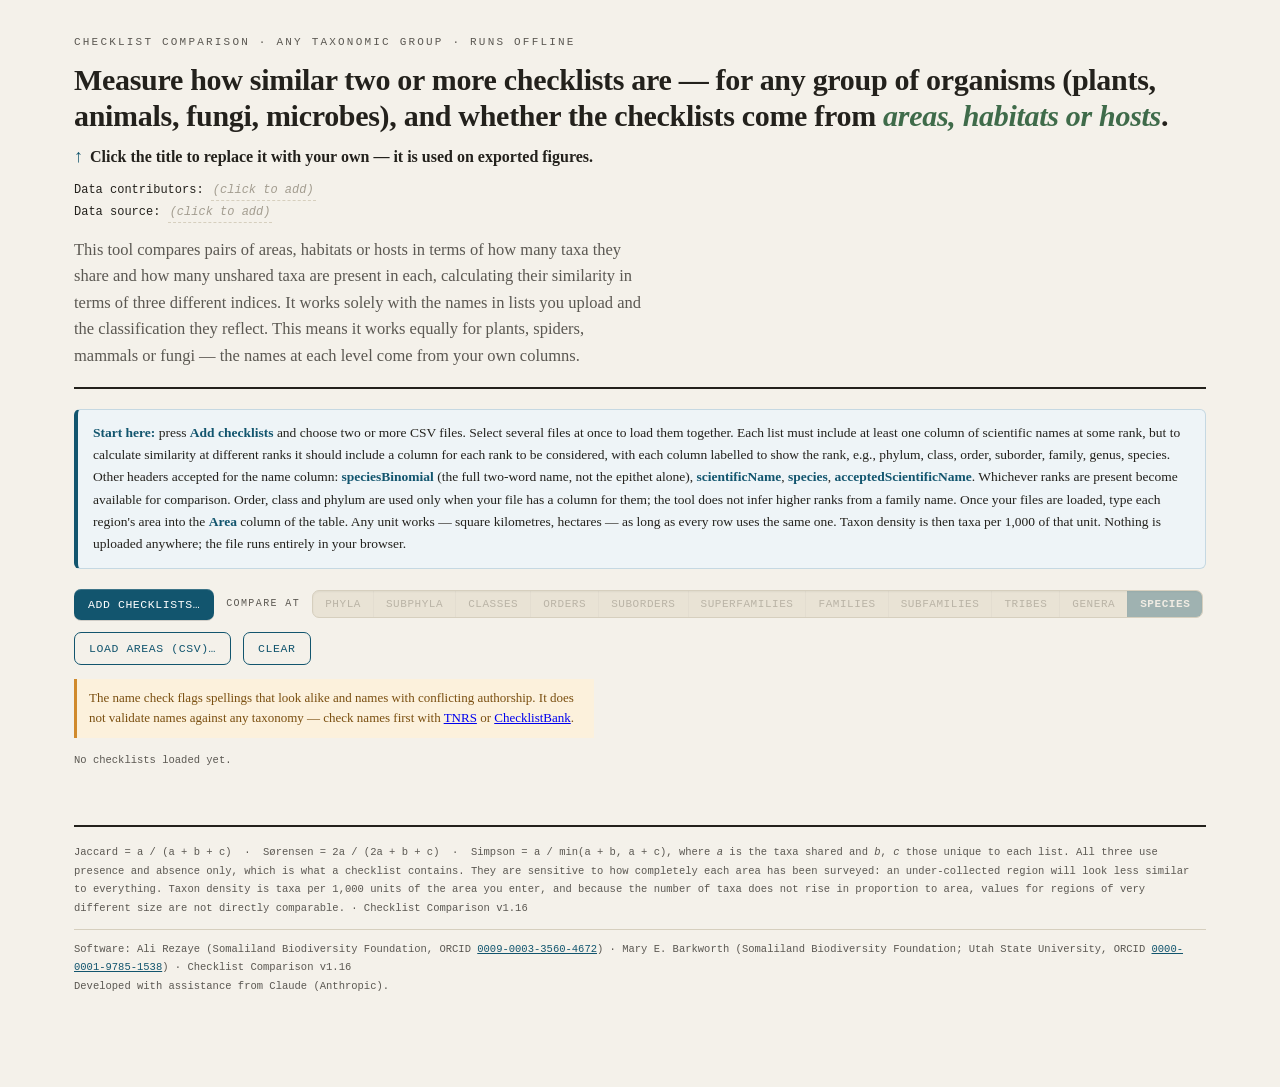
<file: tools/Checklist_comparison_tool-v1_16.html>
<!DOCTYPE html>
<html lang="en"><head><meta charset="utf-8">
<meta name="viewport" content="width=device-width,initial-scale=1">
<title>Checklist Comparison — measure how similar two or more checklists are</title>
<style>
:root{--paper:#f4f1ea;--ink:#23211c;--ink-soft:#5b5852;--rule:#d6cfbe;--rule2:#e6e0d1;
 --ui:#12556e;--ui-hi:#17698a;--ui-face:#e9e3d5;
 --serif:Georgia,'Iowan Old Style',serif;--mono:'SFMono-Regular',Consolas,monospace}
*{box-sizing:border-box}
html{overflow-anchor:none}
body{margin:0;background:var(--paper);color:var(--ink);font-family:var(--serif);line-height:1.6}
.wrap{max-width:1180px;margin:0 auto;padding:34px 24px 90px}
header{border-bottom:2px solid var(--ink);padding-bottom:18px;margin-bottom:20px}
.eyebrow{font-family:var(--mono);font-size:11px;letter-spacing:.2em;text-transform:uppercase;
 color:var(--ink-soft);margin:0 0 10px}
h1{font-family:var(--serif);font-weight:600;font-size:clamp(26px,4.2vw,40px);line-height:1.06;
 margin:0 0 10px;letter-spacing:-.01em}
h1 em{color:#3f6b4a;font-style:italic}
.lede{font-size:16.5px;color:var(--ink-soft);max-width:70ch;margin:0}
.startbar{background:#eef4f7;border:1px solid #c5d8e2;border-left:4px solid var(--ui);
 border-radius:6px;padding:12px 15px;margin:0 0 20px;font-size:13.5px;line-height:1.65}
.startbar b{color:var(--ui)}
.bar{display:flex;align-items:center;gap:12px;flex-wrap:wrap;margin:0 0 14px}
.lbl{font-family:var(--mono);font-size:10px;letter-spacing:.14em;text-transform:uppercase;color:var(--ink-soft)}
.seg{display:inline-flex;border:1px solid var(--rule);border-radius:7px;overflow:hidden;
 background:var(--ui-face);box-shadow:inset 0 1px 2px #0000000d}
.seg button{font-family:var(--mono);font-size:11px;letter-spacing:.05em;text-transform:uppercase;
 background:transparent;color:#615b4d;border:0;padding:7px 12px;cursor:pointer;transition:background .12s}
.seg button+button{border-left:1px solid #00000012}
.seg button:hover:not(:disabled){background:#ffffff9c;color:var(--ink)}
.seg button[aria-pressed=true]{background:var(--ui);color:#fff;font-weight:600}
.seg button:disabled{opacity:.34;cursor:not-allowed}
.seg button:focus-visible{outline:2px solid var(--ui-hi);outline-offset:2px;z-index:1}
.btn{font-family:var(--mono);font-size:11.5px;letter-spacing:.05em;text-transform:uppercase;
 background:var(--ui);color:#fff;border:0;padding:9px 14px;cursor:pointer;border-radius:7px;
 box-shadow:0 1px 0 #00000026,inset 0 1px 0 #ffffff2e}
.btn:hover{background:var(--ui-hi)}
.btn:disabled,.btn:disabled:hover{opacity:.38;cursor:not-allowed;background:transparent}
.btn.ghost{background:transparent;color:var(--ui);border:1.5px solid var(--ui);box-shadow:none}
.btn.ghost:hover{background:#12556e14}
.btn:focus-visible{outline:2px solid var(--ui-hi);outline-offset:2px}
h2{font-family:var(--serif);font-size:22px;margin:34px 0 6px;font-weight:600}
h2:first-of-type{margin-top:26px}
.sect{font-size:14px;color:var(--ink-soft);max-width:78ch;margin:0 0 14px}
.note{font-family:var(--mono);font-size:10.5px;color:var(--ink-soft);margin:6px 0 12px;line-height:1.65}
.warn{background:#fcf1dc;border-left:3px solid #d08a2c;padding:9px 12px;font-size:13px;
 color:#7a4f10;margin:0 0 14px;max-width:80ch}
.scroll{overflow-x:auto}
table{border-collapse:collapse;font-family:var(--mono);font-size:11.5px;margin:8px 0 16px}
th,td{border:1px solid var(--rule);padding:6px 10px;text-align:right;white-space:nowrap}
th{background:#efeade;font-weight:600}
td.name,th.name{text-align:left;font-family:var(--serif);font-size:13px}
td.diag{background:#f2eee3;color:var(--ink-soft)}
td.grp{background:#e8e2d4;text-align:left;font-family:var(--mono);font-size:10px;
 letter-spacing:.06em;text-transform:uppercase;color:var(--ink-soft)}
caption{caption-side:top;text-align:left;font-family:var(--mono);font-size:10.5px;color:var(--ink-soft);
 padding-bottom:6px;letter-spacing:.04em;text-transform:uppercase}
.area{width:104px;font-family:var(--mono);font-size:11px;padding:3px 6px;border:1px solid var(--rule);border-radius:4px}
.del{border:0;background:none;color:#a3341f;cursor:pointer;font-size:14px}
td.mv{white-space:nowrap;padding:3px 6px}
th.lab{white-space:normal;max-width:150px;overflow-wrap:anywhere;line-height:1.35}
.labedit{cursor:text;border-bottom:1px dashed var(--rule);padding:0 2px;outline:none}
.labedit:hover,.labedit:focus{border-bottom-color:var(--ui);background:#fff}
#areaNote{margin-top:6px}
.mvb{border:1px solid var(--rule);background:#fff;color:var(--ui);cursor:pointer;font-size:10px;line-height:1;
  padding:5px 7px;border-radius:4px;margin:0 1px}
.mvb:hover:not(:disabled){background:#12556e14}
.mvb:disabled{opacity:.3;cursor:default}
.mvb:focus-visible{outline:2px solid var(--ui-hi);outline-offset:1px}
.s0{background:#ffffcc;color:#23211c}.s1{background:#a1dab4;color:#23211c}.s2{background:#41b6c4;color:#23211c}
.s3{background:#225ea8;color:#ffffff}.s4{background:#0c2c84;color:#ffffff}
.legend{display:flex;flex-wrap:wrap;align-items:center;gap:6px 14px;margin:-8px 0 18px;font-family:var(--mono);font-size:10.5px;color:var(--ink-soft)}
.legend .lg{display:inline-flex;align-items:center;gap:5px;white-space:nowrap}
.legend i{display:inline-block;width:16px;height:12px;border:1px solid #c9c1ae}
.legend .lgnote{flex-basis:100%}
svg.tree line{stroke:#23211c;stroke-width:1.4}
svg.tree text{font-family:Consolas,"SFMono-Regular",monospace;font-size:12px;fill:#23211c}
svg.tree text.tk{font-size:10px;fill:#5b5852}
h2 .h2sub{font-family:var(--mono);font-size:11px;font-weight:400;color:var(--ink-soft)}
h1.statement{font-size:clamp(22px,3vw,30px);line-height:1.22}
.authors{margin-top:12px;padding-top:10px;border-top:1px solid var(--rule);font-family:var(--mono);font-size:10.5px;color:var(--ink-soft);line-height:1.75}
.authors a{color:var(--ui)}
.method{font-family:var(--mono);font-size:11px;color:var(--ink);margin:4px 0 2px}
.linkhelp{margin:-2px 0 8px}
.treebar{margin:4px 0 6px}
.hl{background:#fff;border:1px solid var(--rule);border-left:4px solid var(--ui);border-radius:6px;padding:10px 14px;margin:2px 0 18px;font-size:13.5px;line-height:1.75}
.hl b{font-family:var(--mono);font-size:12px}
.hl .warnline{color:#7a4f10}
.dl{background:#fff;border:1px solid var(--rule);border-radius:6px;padding:9px 12px;margin:4px 0 16px;display:flex;flex-wrap:wrap;align-items:center;gap:6px 8px}
.dl>b{font-family:var(--mono);font-size:11px;letter-spacing:.08em;text-transform:uppercase;margin-right:4px}
.dlnote,.dlwhy{font-family:var(--mono);font-size:10px;color:var(--ink-soft)}
.dlg{display:inline-flex;align-items:center;gap:4px;margin-right:4px}
.dl>.dlnote{margin:0 8px 0 2px}
.dl>div.dlnote{flex-basis:100%}
.printonly{display:none}
/* v1.15 */
#usertitle{outline:none;border-bottom:1px dashed transparent;cursor:text}
#usertitle:hover,#usertitle:focus{border-bottom-color:var(--rule)}
.titlehint{font-family:var(--serif);font-size:16px;font-weight:700;color:var(--ink);margin:-4px 0 10px}
.hintarrow{display:inline-block;margin-right:7px;color:var(--ui);font-size:18px}
.credline{font-family:var(--mono);font-size:12px;color:var(--ink-soft);margin:2px 0}
.credlab{color:var(--ink)}
.credline.src{margin-bottom:14px}
.credval{outline:none;border-bottom:1px dashed var(--rule);padding:0 2px;cursor:text;min-width:4em;display:inline-block}
.credval:empty::before{content:attr(data-ph);color:#a39d90;font-style:italic}
.fitnote .warnline,.warnline{color:#7a4f10}
@media print{
 @page{margin:10mm}
 html,body{background:#fff}
 body{font-size:11px}
 .wrap{max-width:none!important;width:auto;margin:0;padding:0}
 .startbar,.bar,.warn,#areaNote,#empty,#downloads,#names,#matrix,.treebar,.linkhelp,.noprint,.titlehint,
 button,input[type=file],.mv,.act,.labedit:empty{display:none!important}
 .credline.empty{display:none!important}
 .credval{border:0}
 .printonly{display:block;font-family:var(--mono);font-size:9pt;color:#5b5852;margin:0 0 6px}
 .area{border:0;background:transparent;padding:0;width:auto;font:inherit}
 .area::placeholder{color:transparent}
 .scroll{overflow:visible!important}
 /* Tables and matrices span the printable width and shrink to fit it: a fixed layout shares
    the width among the columns, and long labels wrap rather than spill off the page. */
 #lists table,.mx table{width:100%!important;table-layout:fixed}
 table{font-size:8pt}
 th,td{padding:3px 4px;overflow-wrap:anywhere}
 th.lab{max-width:none}
 th.name,td.name{white-space:normal;width:20%;overflow-wrap:anywhere}
 svg.tree{width:100%!important;max-width:100%!important;height:auto}
 /* Nothing is split across pages: each table, matrix and tree moves whole to the next page. */
 table,.mx,#tree,svg.tree,.hl,.legend,.fitnote{break-inside:avoid;page-break-inside:avoid}
 h2{break-after:avoid;page-break-after:avoid}
 a{color:inherit;text-decoration:none}
}
.tietoggle{color:var(--ui);text-decoration:underline dotted;cursor:pointer}
.tielist{font-family:var(--mono);font-size:11px;color:var(--ink-soft);background:#f6f3ec;border-radius:4px;padding:6px 9px;margin:4px 0}
tr.t0 td{background:#fcf1dc}
tr.t1 td{background:#eef4e9}
tr.xl td.name:first-child{border-left:3px solid var(--ui)}
.mtx td.one{background:#2f6b52;color:#fff}
.mtx td.zero{color:#c9c2b2}
footer{margin-top:44px;border-top:2px solid var(--ink);padding-top:16px;
 font-family:var(--mono);font-size:10.5px;color:var(--ink-soft);line-height:1.75}
</style></head>
<body><div class="wrap">
<header>
 <p class="eyebrow">Checklist comparison &middot; any taxonomic group &middot; runs offline</p>
 <h1 class="statement" id="usertitle" contenteditable="true" spellcheck="false" title="Click to type your own title">Measure how similar two or more checklists are &mdash; for any group of organisms (plants, animals, fungi, microbes), and whether the checklists come from <em>areas, habitats or hosts</em>.</h1>
 <p class="titlehint"><span class="hintarrow" aria-hidden="true">&#8593;</span>Click the title to replace it with your own — it is used on exported figures.</p>
 <p class="credline"><span class="credlab">Data contributors:</span> <span class="credval" id="credContrib" contenteditable="true" spellcheck="false" data-ph="(click to add)"></span></p>
 <p class="credline src"><span class="credlab">Data source:</span> <span class="credval" id="credSource" contenteditable="true" spellcheck="false" data-ph="(click to add)"></span></p>
 <p class="lede">This tool compares pairs of areas, habitats or hosts in terms of how many taxa they share and how many
  unshared taxa are present in each, calculating their similarity in terms of three
  different indices. It works solely with the names in lists you upload and the
  classification they reflect. This means it works equally for plants, spiders, mammals
  or fungi &mdash; the names at each level come from your own columns.</p>
</header>

<div class="startbar">
 <b>Start here:</b> press <b>Add checklists</b> and choose two or more CSV files. Select several files at
 once to load them together. Each list must include at least one column of scientific names at some rank,
 but to calculate similarity at different ranks it should include a column for each rank to be considered,
 with each column labelled to show the rank, e.g., phylum, class, order, suborder, family, genus, species.
 Other headers accepted for the name column: <b>speciesBinomial</b> (the full two-word name, not the
 epithet alone), <b>scientificName</b>, <b>species</b>, <b>acceptedScientificName</b>.
 Whichever ranks are present become available for comparison. Order, class and phylum
 are used only when your file has a column for them; the tool does not infer higher ranks from a
 family name. Once your files are loaded, type each region's area into the <b>Area</b> column of the
 table. Any unit works &mdash; square kilometres, hectares &mdash; as long as every row uses the same one.
 Taxon density is then taxa per 1,000 of that unit. Nothing is uploaded anywhere; the file runs entirely
 in your browser.
</div>

<div class="bar">
 <button class="btn" id="add">Add checklists&hellip;</button>
 <input type="file" id="file" accept=".csv,.tsv,.txt" multiple hidden>
 <span class="lbl">Compare at</span>
 <div class="seg" id="segRank"></div>
 <button class="btn ghost" id="addArea">Load areas (CSV)&hellip;</button>
 <input type="file" id="areaFile" accept=".csv,.tsv,.txt" hidden>
 <button class="btn ghost" id="clear">Clear</button>
</div>
<div class="warn" style="margin-bottom:14px">The name check flags spellings that look alike and names with conflicting authorship. It does not validate names against any taxonomy &mdash; check names first with <a href="https://tnrs.biendata.org/" target="_blank" rel="noopener">TNRS</a> or <a href="https://www.checklistbank.org/" target="_blank" rel="noopener">ChecklistBank</a>.</div>
<div id="areaNote" class="note"></div>
<div id="empty" class="note">No checklists loaded yet.</div>

<div id="downloads"></div>
<div id="printprov" class="printonly"></div>
<div id="names"></div>
<div id="lists" class="scroll"></div>
<div id="highlights"></div>
<div id="tree"></div>
<div id="out"></div>
<div id="matrix"></div>

<footer>
 Jaccard = a / (a + b + c) &nbsp;&middot;&nbsp; S&oslash;rensen = 2a / (2a + b + c) &nbsp;&middot;&nbsp;
 Simpson = a / min(a + b, a + c), where <i>a</i> is the taxa shared and <i>b</i>, <i>c</i> those unique to
 each list. All three use presence and absence only, which is what a checklist contains. They are sensitive
 to how completely each area has been surveyed: an under-collected region will look less similar to
 everything. Taxon density is taxa per 1,000 units of the area you enter, and because the number of taxa does not rise in
 proportion to area, values for regions of very different size are not directly comparable.
 <span id="ver"></span>
 <div class="authors" id="authorline"></div>
</footer>
</div>
<script>
const VERSION='v1.16';
const AUTHORS=[{name:'Ali Rezaye',aff:'Somaliland Biodiversity Foundation',orcid:'0009-0003-3560-4672'},
 {name:'Mary E. Barkworth',aff:'Somaliland Biodiversity Foundation; Utah State University',orcid:'0000-0001-9785-1538'}];
const TOOL_NAME='Checklist Comparison';
const AI_LINE='Developed with assistance from Claude (Anthropic).';
/* In a figure the author line is too long for one row: one row per author, then the AI line. */
function authorLinesFig(){ return [`Software: ${AUTHORS[0].name} (${AUTHORS[0].aff}, ORCID ${AUTHORS[0].orcid}) \u00b7`,
  `${AUTHORS[1].name} (${AUTHORS[1].aff}, ORCID ${AUTHORS[1].orcid}) \u00b7 ${TOOL_NAME} ${VERSION}`, AI_LINE]; }
function authorLineHTML(){ return 'Software: '+AUTHORS.map(a=>`${esc(a.name)} (${esc(a.aff)}, ORCID <a href="https://orcid.org/${a.orcid}" target="_blank" rel="noopener">${a.orcid}</a>)`).join(' &middot; ')+
  ` &middot; ${TOOL_NAME} ${VERSION}<br>${AI_LINE}`; }
/* Tautonyms are valid in zoology; set before any name is parsed (see parseName header). */
window.NAME_POLICY_HOST={countTautonyms:true};
/* ================================================================== *
 *  parseName — the one name parser used by both tools.
 *
 *  Written to plant_name_parsing_specification.md (ICN articles cited
 *  there) and tested against name_parsing_test_corpus.csv. This block is
 *  injected byte-identical into the Viewer and the Comparer; the build
 *  refuses to ship if the two copies differ.
 *
 *  Result fields:
 *    kind        'species' | 'infraspecific' | 'genus' | 'family' |
 *                'formula' | 'placeholder' | 'damaged' | 'none'
 *    genus       capitalised, folded; null if none
 *    epithet     lower-case, folded; null unless a species epithet exists
 *    binomial    'genus epithet' lower-case, folded, no hybrid sign —
 *                the counting key; null unless species-level
 *    family      the family name if the string IS one
 *    rank        deepest rank determined
 *    isHybrid    a named nothotaxon (not a formula)
 *    isFormula   a hybrid formula (Art. H.2) — never a species
 *    isOpen      sp./spp./cf./aff./indet./?/sp. nov./sp. A
 *    qualifier   the open-nomenclature token found, or null
 *    infra       [{rank, epithet}] in order
 *    authorship  trailing citation text, verbatim
 *    damaged     contains U+FFFD (encoding wreckage)
 *    counts      strict-default verdict, with the policy switches below
 *
 *  Policy switches — spec §9. Every (B) item was ruled on by M. Barkworth,
 *  23 Sep 2026; the settings below are her decisions. 'grex' is not an ICN
 *  rank (it is ICNCP/zoological) and was removed from the rank list on the
 *  same ruling: Diospyros grex F.White is an accepted species.
 *
 *  A host page may override any switch by setting window.NAME_POLICY_HOST
 *  before calling parseName; the merge happens at call time, so this block
 *  stays byte-identical in every tool. The Viewer (plants, ICN) sets nothing.
 *  The Comparer sets {countTautonyms:true}: tautonyms are valid under the
 *  ICZN (Bison bison) and illegitimate only under the ICN (Art. 23.4).
 * ================================================================== */
const NAME_POLICY = {
  countHybrids: true,          // named nothotaxa count as species
  countCfAff: false,           // B1 ruled: not a species — note it
  countAggregates: true,       // B2 ruled: count as the species — note it
  countCultivars: true,        // B3 ruled: count as the species — note it
  countTautonyms: false,       // B4 ruled: not a species; surface as unplaced so the name is corrected
  countBareRank: true          // B5 ruled: count; ignore the dangling rank term
};

const NAME_FAMILY_ALT = new Set(['compositae','cruciferae','gramineae','guttiferae','labiatae',
  'leguminosae','palmae','umbelliferae','papilionaceae']);            /* ICN Art. 18.5–18.6 */
const NAME_RANKS = /^(subsp|ssp|var|subvar|f|fo|forma|form|subf|nothosubsp|nothossp|nothovar|nothof|nvar|cv|convar|prol|proles|agg|sect|ser|nothosect|nothoser|subgen|subg|race|lus|lusus)\.?$/i;
const NAME_OPEN  = /^(sp|spp|spec|indet|indent|cf|aff|nov|ined|nr|gen|species|incertae|sedis|\?)\.?$/i;
const NAME_PLACEHOLDER = /^\s*(none|not|no|unidentified|unknown|indet|indeterminate|n\/a|na|null|nil|unnamed|undetermined|unplaced|incertaesedis|-+|\.+)(\s|$|\.)/i;
/* tokens that can sit in the epithet position without being epithets (gnparser exceptions) */
const NAME_IMPOSTOR = /^(ex|gr|dos|de|la|von|van|der|den|del|du|le|et|in|non|sensu|auct|unr|sect|ser|subgen|subg)\.?$/;

function nameFold(s){
  /* Art. 60.7 transcription as gnparser applies it: umlauts and Nordic vowels
     become digraphs, ligatures separate, every other diacritic is dropped. */
  s = s.replace(/ä/g,'ae').replace(/ö/g,'oe').replace(/ü/g,'ue').replace(/Ä/g,'Ae').replace(/Ö/g,'Oe').replace(/Ü/g,'Ue')
       .replace(/å/g,'ao').replace(/Å/g,'Ao').replace(/ø/g,'oe').replace(/Ø/g,'Oe')
       .replace(/æ/g,'ae').replace(/Æ/g,'Ae').replace(/œ/g,'oe').replace(/Œ/g,'Oe').replace(/ß/g,'ss');
  return s.normalize('NFKD').replace(/[\u0300-\u036f]/g,'');
}

function parseName(raw){
  const POL = Object.assign({}, NAME_POLICY, (typeof window!=='undefined' && window.NAME_POLICY_HOST) || {});
  const out = {verbatim:raw==null?'':String(raw), kind:'none', genus:null, epithet:null, binomial:null, family:null,
    rank:null, isHybrid:false, isFormula:false, isOpen:false, qualifier:null, infra:[], authorship:'', damaged:false, counts:false, note:null,
    tautonym:false, aggregate:false, cultivar:false, bareRank:false};
  let s = out.verbatim;

  /* --- settle bytes before grammar (spec §1) --- */
  if(/\uFFFD/.test(s)){ out.damaged=true; }
  if(/†/.test(s)) out.note='extinct';
  s = s.replace(/[\u00a0\u2000-\u200b\u3000]/g,' ')        /* exotic spaces */
       .replace(/_/g,' ')                                     /* underscores for spaces (A4) */
       .replace(/[\u2010-\u2015]/g,'-')                       /* dashes to hyphen */
       .replace(/†/g,' ')                                     /* extinction dagger (B6) */
       .replace(/\(/g,' (').replace(/\)/g,') ')               /* authorship parentheses as boundaries (A6) */
       .replace(/\s+/g,' ').trim();
  if(!s) return out;

  /* --- placeholders (spec §4): not a name --- */
  if(NAME_PLACEHOLDER.test(s)){ out.kind='placeholder'; return out; }
  if(/\b(viroid|virus|phage|satellite)\b/i.test(s)){ out.kind='none'; out.note='not a plant name'; return out; }

  s = nameFold(s);
  let toks = s.split(' ').filter(Boolean);

  /* --- hybrid marker before the genus: nothogenus (Art. H.6) --- */
  if(/^[×xX]$/.test(toks[0]) && toks.length>1 && /^[A-Z]/.test(toks[1])){ out.isHybrid=true; toks.shift(); }
  else if(/^[×xX][A-Z]/.test(toks[0]||'')){ out.isHybrid=true; toks[0]=toks[0].slice(1); }

  /* --- a family name in the genus position (Art. 18) --- */
  const t0 = toks[0]||'';
  if(/^[A-Z][a-z-]+aceae$/.test(t0) || NAME_FAMILY_ALT.has(t0.toLowerCase())){
    out.kind='family'; out.family=t0; out.rank='family'; return out;
  }
  /* --- names above genus rank by their ending, never genera ---
     -idae: family under the ICZN (Lycosidae), subclass under the ICN (Rosidae). No genus
            in the 17,275-genus map ends -idae, so this applies everywhere.
     -inae: subfamily (ICZN) / subtribe (ICN). -oidea: superfamily (ICZN).
            Real genera DO end this way (Tarennoidea, Vulpinae and five others), so these
            two endings apply only to a word standing alone: a binomial such as
            Tarennoidea wallichii is always read as a species. */
  if(/^[A-Z][a-z]+idae$/.test(t0)){
    out.kind='family'; out.family=t0; out.rank='family'; return out;
  }
  if(toks.length===1 && /^[A-Z][a-z]+(inae|oidea)$/.test(t0)){
    out.kind='family'; out.family=t0; out.rank=/oidea$/.test(t0)?'superfamily':'subfamily'; return out;
  }

  /* --- genus (Art. 20): capitalised, may be hyphenated (Drake-brockmania, Saxo-Fridericia) --- */
  if(!/^[A-Z][a-z]+(-[A-Za-z][a-z]*)*$/.test(t0)) return out;      /* abbreviated (M.), lower-case, noise */
  out.genus = t0.charAt(0).toUpperCase()+t0.slice(1).replace(/-([A-Z])/g,(m,c)=>'-'+c.toLowerCase());
  let i=1;

  /* --- zoological subgenus in parentheses: tolerated and skipped --- */
  if(/^\([A-Z][a-z]+\)$/.test(toks[i]||'')) i+=1;
  else if(toks[i]==='(' && /^[A-Z][a-z]+$/.test(toks[i+1]||'') && toks[i+2]===')') i+=3;

  /* --- hybrid marker before the epithet: nothospecies --- */
  if(/^[×xX]$/.test(toks[i]||'') && /^[a-z]/.test(toks[i+1]||'')){ out.isHybrid=true; i++; }
  else if(/^×[a-z]/.test(toks[i]||'')){ out.isHybrid=true; toks[i]=toks[i].slice(1); }

  const cand = toks[i]||'';
  if(!cand){ out.kind='genus'; out.rank='genus'; return out; }
  if(/^[×xX]$/.test(cand)){ out.kind='formula'; out.isFormula=true; out.rank='hybrid_formula'; return out; }

  /* --- open nomenclature in the epithet position: genus-level determination --- */
  const nextCap = /^[A-Z(]/.test(toks[i+1]||'');
  const abbrevAsEpithet = !/\.$/.test(cand) && nextCap && /^(spec|ser|sect|var|f|fo)$/.test(cand);
  if(NAME_IMPOSTOR.test(cand) && !abbrevAsEpithet){ out.kind='genus'; out.rank='genus'; out.authorship=toks.slice(i).join(' '); return out; }
  if(NAME_OPEN.test(cand) && !abbrevAsEpithet){
    out.isOpen=true; out.qualifier=cand.replace(/\.$/,'').toLowerCase();
    if(out.qualifier==='cf'||out.qualifier==='aff'){
      const ep=toks[i+1]||'';
      if(/^[a-z][a-z'.-]+$/.test(ep) && !NAME_RANKS.test(ep)){
        out.epithet=ep; out.kind='species'; out.rank='species';
        out.binomial=(out.genus+' '+ep).toLowerCase();
        out.counts=POL.countCfAff; out.authorship=toks.slice(i+2).join(' ');
        return out;
      }
    }
    out.kind='genus'; out.rank='approximate'; return out;
  }
  /* an epithet: lower-case, may hold ' . - internally (A5); a capital here is authorship on a uninomial */
  if(!/^[a-z][a-z'.\uFFFD-]*[a-z.\uFFFD]$/.test(cand) || cand.length<2){
    out.kind='genus'; out.rank='genus'; out.authorship=toks.slice(i).join(' '); return out;
  }
  if(NAME_RANKS.test(cand) && !abbrevAsEpithet){ out.kind='genus'; out.rank='genus'; return out; }   /* 'Poa subsp.' fragment */
  out.epithet=cand.toLowerCase(); i++;

  const tautonym = out.epithet===out.genus.toLowerCase();

  /* A formula marker anywhere after the epithet makes the whole string a formula
     (Art. H.2.1) — including after a first parent's authorship: 'Salix aurita L. × S. caprea L.' */
  for(let k=i;k<toks.length;k++){
    const t=toks[k], nxt=toks[k+1]||'';
    if(/^[×]$/.test(t) || (/^[xX]$/.test(t) && (nxt===''||/^[A-Z?]/.test(nxt)||/^[a-z]/.test(nxt))) || /^×[A-Za-z?]/.test(t)){
      out.kind='formula'; out.isFormula=true; out.rank='hybrid_formula'; out.binomial=null; out.counts=false; return out;
    }
  }
  if(toks.slice(i).some(t=>t==='?')){ out.isOpen=true; out.qualifier='?'; }
  if(/\bp\.\s?p\.$/i.test(toks.slice(i).join(' '))){ out.isOpen=true; out.qualifier='p.p.'; }

  /* --- after the epithet: ranks, qualifiers and authorship interleave (spec §2), so the
         whole tail is scanned; nothing stops at the first author token. Rank terms are
         lower-case: 'F.' after an author is an initial, 'f.' after an epithet is forma. --- */
  let hasInfra=false, bareRank=false, aggregate=false, cultivar=false; const auth=[];
  for(; i<toks.length; i++){
    const t=toks[i], tl=t.toLowerCase();
    if(t===tl && NAME_RANKS.test(t)){
      const rk=tl.replace(/\.$/,'');
      if(rk==='agg'){ aggregate=true; out.rank='aggregate'; continue; }
      if(rk==='cv'||rk==='convar'){ cultivar=true; out.rank='cultivar'; continue; }
      let ep=toks[i+1]||'';
      if(/^[α-ω]\.?$/.test(ep)){ i++; ep=toks[i+1]||''; }                 /* Greek-letter rank marker (pre-1900) */
      /* 'f.' after authorship is filius, not forma: only a lower-case epithet makes it a rank */
      if(/^[a-z][a-z'.-]+$/.test(ep) && !NAME_RANKS.test(ep) && !NAME_OPEN.test(ep) && !NAME_IMPOSTOR.test(ep)){
        out.infra.push({rank:rk, epithet:ep}); hasInfra=true; i++;
        out.rank = ({subsp:'subspecies',ssp:'subspecies',nothosubsp:'subspecies',nothossp:'subspecies',
                     var:'variety',nvar:'variety',nothovar:'variety',subvar:'subvariety',
                     f:'form',fo:'form',forma:'form',form:'form',nothof:'form',subf:'subform',
                     prol:'proles',proles:'proles'})[rk] || 'infraspecific';
        continue;
      }
      if(/^(ssp|subsp|var|subvar|fo|subf)$/.test(rk)) bareRank=true;               /* B5 */
      if(rk==='f' && auth.length===0) bareRank=true;                                  /* 'f.' right after the epithet with no epithet following */
      continue;
    }
    if(tl==='species'||tl==='complex'||tl==='group'){ aggregate=true; out.rank='aggregate'; continue; }
    if(/^spp\.?$/.test(tl)){ bareRank=true; continue; }                                  /* B5 misuse */
    if(/^unr\.?$/.test(tl) && /^[A-Z]/.test(toks[i+1]||'')){ out.kind='genus'; out.rank='infrageneric'; out.epithet=null; out.binomial=null; out.counts=false; return out; }
    if(NAME_OPEN.test(t) && /^(cf|aff)/.test(tl)){ out.isOpen=true; out.qualifier=tl.replace(/\.$/,''); continue; }
    if(t==='?'){ out.isOpen=true; out.qualifier='?'; continue; }
    auth.push(t);
  }
  out.authorship=auth.join(' ');
  if(/-group$/.test(out.epithet)){ aggregate=true; out.rank='aggregate'; out.epithet=out.epithet.replace(/-group$/,''); }

  out.epithet=out.epithet.replace(/['.]/g,'');
  out.binomial=(out.genus+' '+out.epithet).toLowerCase();
  out.kind = hasInfra ? 'infraspecific' : 'species';
  if(!out.rank) out.rank='species';

  /* --- counting, spec §9 --- */
  let counts=true;
  if(out.damaged && /\uFFFD/.test(out.genus+' '+out.epithet)) counts=false;
  if(out.isOpen && /^(cf|aff|\?|p\.p\.)$/.test(out.qualifier)) counts=POL.countCfAff;
  if(out.isHybrid && !POL.countHybrids) counts=false;
  if(aggregate) counts=POL.countAggregates;
  if(cultivar)  counts=POL.countCultivars;
  if(tautonym)  counts=POL.countTautonyms;
  if(bareRank)  counts=POL.countBareRank;
  out.counts=counts;
  out.tautonym=tautonym; out.aggregate=aggregate; out.cultivar=cultivar; out.bareRank=bareRank;
  return out;
}
/* ====================== end shared parser ====================== */
/* ================================================================== *
 *  clusterTree — the one hierarchical-clustering block used by both tools.
 *
 *  Injected byte-identical into the Viewer and the Comparer; the build
 *  refuses to ship if the two copies differ. It knows nothing about
 *  either tool: it is given the items to cluster (their indices, in
 *  display order), a distance function between two items, and a
 *  linkage rule. Each tool supplies only those.
 *
 *  Agglomerative clustering. The rule for the distance between a newly
 *  joined group and every other group is the only thing the linkage
 *  changes:
 *    single   nearest neighbour  — the closest pair of members (min)
 *    average  UPGMA              — the mean over all member pairs
 *    complete furthest neighbour — the most distant pair of members (max)
 *
 *  Ties are broken by display order, and within each join the group whose
 *  earliest member is listed first is drawn first, so the same data always
 *  gives the same tree and reordering by it is idempotent.
 * ================================================================== */
const LINKAGE_NAME={single:'nearest neighbour (single linkage)',average:'UPGMA (average linkage)',complete:'furthest neighbour (complete linkage)'};
const LINKAGE_JOIN={single:'between their closest members',average:'averaged over their members',complete:'between their most distant members'};
const LINKAGE_HELP='UPGMA is the method most used in ecology; the others are offered for comparison.';
function clusterAgglomerate(ids,dist,linkage){
 if(ids.length<2) return null;
 let C=ids.map(i=>({members:[i],first:i,h:0,kids:null,leaf:i}));
 let D=C.map((p,a)=>C.map((q,b)=>a===b?0:dist(p.leaf,q.leaf)));
 while(C.length>1){
  let bi=-1,bj=-1,bd=Infinity;
  for(let a=0;a<C.length;a++) for(let b=a+1;b<C.length;b++){
   const d=D[a][b];
   if(d<bd-1e-12){ bd=d; bi=a; bj=b; }
   else if(Math.abs(d-bd)<=1e-12){
    const k1=[Math.min(C[a].first,C[b].first),Math.max(C[a].first,C[b].first)];
    const k0=[Math.min(C[bi].first,C[bj].first),Math.max(C[bi].first,C[bj].first)];
    if(k1[0]<k0[0]||(k1[0]===k0[0]&&k1[1]<k0[1])){ bi=a; bj=b; }
   }
  }
  const p=C[bi], q=C[bj], np=p.members.length, nq=q.members.length;
  const m={members:[...p.members,...q.members],first:Math.min(p.first,q.first),h:bd,kids:p.first<q.first?[p,q]:[q,p],leaf:null};
  const keep=C.map((_,k)=>k).filter(k=>k!==bi&&k!==bj);
  const row=keep.map(k=> linkage==='single'   ? Math.min(D[bi][k],D[bj][k])
                       : linkage==='complete' ? Math.max(D[bi][k],D[bj][k])
                       : (np*D[bi][k]+nq*D[bj][k])/(np+nq));
  const D2=keep.map((a,ia)=>keep.map(b=>D[a][b]).concat([row[ia]])); D2.push(row.concat([0]));
  C=keep.map(k=>C[k]).concat([m]); D=D2;
 }
 return C[0];
}
function leafOrder(n){ return n.kids?[...leafOrder(n.kids[0]),...leafOrder(n.kids[1])]:[n.leaf]; }
/* One layout, drawn by the SVG on screen and by every PNG, so they cannot differ.
   Conventional layout: leaves at the right (distance 0), labels to their right, the root
   toward the left. T is {root, left}; labelW is the widest label in pixels. */
function treeLayout(T,labelW){
 const order=leafOrder(T.root), leafH=22, top=8, treeW=360;
 const axMax=Math.max(0.1,Math.min(1,Math.ceil((T.root.h-1e-9)*10)/10));
 const left=16, X=h=>left+treeW-(h/axMax)*treeW, labelX=left+treeW+6, yOf={}; order.forEach((i,k)=>yOf[i]=top+k*leafH+leafH/2);
 const segs=[];
 (function walk(n){ if(!n.kids){ n._y=yOf[n.leaf]; return; }
   walk(n.kids[0]); walk(n.kids[1]); const x=X(n.h); n._y=(n.kids[0]._y+n.kids[1]._y)/2;
   segs.push([x,n.kids[0]._y,x,n.kids[1]._y]); n.kids.forEach(k=>segs.push([X(k.h),k._y,x,k._y])); })(T.root);
 segs.push([X(T.root.h),T.root._y,X(T.root.h)-10,T.root._y]);
 const axisY=top+order.length*leafH+10, step=axMax>0.5?0.2:0.1, ticks=[];
 for(let t=0;t<=axMax+1e-9;t+=step) ticks.push(Math.round(t*100)/100);
 return {order,yOf,segs,X,axisY,ticks,labelW,labelX,W:labelX+labelW+12,H:axisY+34,axMax};
}
function clEsc(s){ return String(s==null?'':s).replace(/[&<>"]/g,c=>({'&':'&amp;','<':'&lt;','>':'&gt;','"':'&quot;'}[c])); }
/* The tree as an SVG element; labelOf(i) gives an item's label, axisLabel the axis caption. */
function treeSVG(Lt,labelOf,axisLabel){
 let s=''; Lt.segs.forEach(([x1,y1,x2,y2])=>s+=`<line x1="${x1.toFixed(1)}" y1="${y1.toFixed(1)}" x2="${x2.toFixed(1)}" y2="${y2.toFixed(1)}"/>`);
 let t=''; Lt.order.forEach(i=>t+=`<text x="${Lt.labelX}" y="${Lt.yOf[i]}" text-anchor="start" dominant-baseline="middle">${clEsc(labelOf(i))}</text>`);
 let ax=`<line x1="${Lt.X(0)}" y1="${Lt.axisY}" x2="${Lt.X(Lt.axMax)}" y2="${Lt.axisY}"/>`;
 Lt.ticks.forEach(v=>{ const x=Lt.X(v); ax+=`<line x1="${x}" y1="${Lt.axisY}" x2="${x}" y2="${Lt.axisY+4}"/><text x="${x}" y="${Lt.axisY+15}" text-anchor="middle" class="tk">${v.toFixed(1)}</text>`; });
 ax+=`<text x="${(Lt.X(0)+Lt.X(Lt.axMax))/2}" y="${Lt.axisY+29}" text-anchor="middle" class="tk">${clEsc(axisLabel)}</text>`;
 return `<svg class="tree" viewBox="0 0 ${Lt.W} ${Lt.H}" width="${Lt.W}" style="max-width:100%;height:auto" role="img" aria-label="Dendrogram">`+
        `<g class="br">${s}</g><g class="lb">${t}</g><g class="ax">${ax}</g></svg>`;
}
/* The same tree on a canvas at (ox, oy): branches, labels, axis and axis caption. */
function paintTreeBody(x,TL,ox,oy,labelOf,noteFont,axisLabel){
 x.strokeStyle='#23211c'; x.lineWidth=1.4;
 TL.segs.forEach(([x1,y1,x2,y2])=>{ x.beginPath(); x.moveTo(ox+x1,oy+y1); x.lineTo(ox+x2,oy+y2); x.stroke(); });
 x.font='12px Consolas, "SFMono-Regular", monospace'; x.fillStyle='#23211c'; x.textBaseline='middle'; x.textAlign='left';
 TL.order.forEach(i=>x.fillText(labelOf(i),ox+TL.labelX,oy+TL.yOf[i]));
 x.lineWidth=1; x.beginPath(); x.moveTo(ox+TL.X(0),oy+TL.axisY); x.lineTo(ox+TL.X(TL.axMax),oy+TL.axisY); x.stroke();
 x.font=noteFont; x.fillStyle='#5b5852'; x.textAlign='center';
 TL.ticks.forEach(v=>{ const tx=ox+TL.X(v); x.beginPath(); x.moveTo(tx,oy+TL.axisY); x.lineTo(tx,oy+TL.axisY+4); x.stroke(); x.fillText(v.toFixed(1),tx,oy+TL.axisY+14); });
 x.fillText(axisLabel,ox+(TL.X(0)+TL.X(TL.axMax))/2,oy+TL.axisY+27); x.textAlign='left'; x.textBaseline='alphabetic';
}
/* ====================== end shared clustering ====================== */
/* ================================================================== *
 *  speciesAreaFit — the one taxon–area fit used by both tools.
 *
 *  Injected byte-identical into the Viewer and the Comparer; the build
 *  refuses to ship if the two copies differ. It knows nothing about either
 *  tool: it is given one item per checklist, {S, A} — the number of taxa
 *  at the chosen rank and the area — in display order.
 *
 *  Least squares on log10 S = log10 c + z log10 A over the items with both
 *  S > 0 and A > 0. Shown only from three such items; flagged as
 *  illustrative below six. c and z describe these regions and no others.
 *  Observed ÷ expected = S / (c A^z), one value per item (null without area).
 * ================================================================== */
function speciesAreaFit(items){
 const pts=items.filter(p=>p.S>0&&p.A>0);
 const n=pts.length; if(n<3) return {n,ok:false};
 const x=pts.map(p=>Math.log10(p.A)), y=pts.map(p=>Math.log10(p.S));
 const mx=x.reduce((s,v)=>s+v,0)/n, my=y.reduce((s,v)=>s+v,0)/n;
 const sxx=x.reduce((s,v)=>s+(v-mx)*(v-mx),0); if(!(sxx>0)) return {n,ok:false,flat:true};
 const z=x.reduce((s,v,i)=>s+(v-mx)*(y[i]-my),0)/sxx, lc=my-z*mx, c=Math.pow(10,lc);
 const sst=y.reduce((s,v)=>s+(v-my)*(v-my),0), ssr=y.reduce((s,v,i)=>s+Math.pow(v-(lc+z*x[i]),2),0);
 const oe=items.map(p=>(p.S>0&&p.A>0)? p.S/(c*Math.pow(p.A,z)) : null);
 return {n,ok:true,c,z,r2:sst>0?1-ssr/sst:null,oe};
}
/* The fit is named for the rank it is fitted at: "Family–area fit", "Species–area fit". */
function fitLabel(rankName){ const r=String(rankName||'species'); return r.charAt(0).toUpperCase()+r.slice(1)+'\u2013area fit'; }
/* The note under the table. noun is the plural shown to readers ("families"); rankName the
   singular rank ("family"). */
function fitNoteHTML(F,noun,rankName){
 if(!F.ok) return `<div class="note fitnote" id="fitnote">Observed \u00f7 expected needs an area and ${noun} for at least three checklists (${F.n} so far).</div>`;
 const fmtC=v=>v>=100?v.toFixed(1):v.toPrecision(4);
 let t=`${fitLabel(rankName)}: log<sub>10</sub>S = log<sub>10</sub>c + z\u00b7log<sub>10</sub>A, with S the number of ${noun} \u2014 `+
   `<b>c = ${fmtC(F.c)}</b>, <b>z = ${F.z.toFixed(3)}</b>, <b>R\u00b2 = ${F.r2===null?'\u2014':F.r2.toFixed(3)}</b>. `+
   `Fitted on the ${F.n} checklists loaded; c and z describe these regions and no others.`;
 if(F.n<6) t+=` <span class="warnline">Fitted on ${F.n} regions \u2014 below six the fit is illustrative only.</span>`;
 t+=`<br>A region below expectation has fewer recorded ${noun} than its peers of similar size \u2014 because it is poorer, `+
    `or because it is less well collected; this comparison cannot distinguish the two.`;
 return `<div class="note fitnote" id="fitnote">${t}</div>`;
}
/* ====================== end shared taxon-area fit ====================== */

const el=s=>document.querySelector(s);
const esc=s=>String(s==null?'':s).replace(/[&<>"]/g,c=>({'&':'&amp;','<':'&lt;','>':'&gt;','"':'&quot;'}[c]));

/* ---------------- parsing ---------------- */
/* One delimiter per file, chosen from the header line: a tab file is split only at tabs,
   so a value such as 1,001,450 stays whole. Comma files are split only at commas. */
let DELIM=',';
function sniffDelim(header){ return header.includes('\t')?'\t':','; }
function splitCSV(line,delim){
 const d=delim||DELIM; const out=[];let cur='',q=false;
 for(let i=0;i<line.length;i++){const ch=line[i];
  if(q){ if(ch==='"'){ if(line[i+1]==='"'){cur+='"';i++;} else q=false; } else cur+=ch; }
  else { if(ch==='"')q=true; else if(ch===d){out.push(cur);cur='';} else cur+=ch; } }
 out.push(cur);return out;
}
const RANKS=['phylum','subphylum','class','order','suborder','superfamily','family','subfamily','tribe','genus','species'];
const RANK_TITLE={phylum:'Phyla',subphylum:'Subphyla',class:'Classes',order:'Orders',suborder:'Suborders',superfamily:'Superfamilies',
  family:'Families',subfamily:'Subfamilies',tribe:'Tribes',genus:'Genera',species:'Species'};
const RANK_SHORT={phylum:'Phyla',subphylum:'Subphyla',class:'Classes',order:'Orders',suborder:'Subord.',superfamily:'Superfam.',
  family:'Families',subfamily:'Subfam.',tribe:'Tribes',genus:'Genera',species:'Species'};
const HEADS={
 phylum:['phylum','division'],
 subphylum:['subphylum'],
 class:['class'],
 order:['order'],
 suborder:['suborder'],
 superfamily:['superfamily'],
 family:['family'],
 subfamily:['subfamily','subfam'],
 tribe:['tribe'],
 genus:['genus'],
 species:['species','speciesbinomial','species_binomial','species binomial','scientificname','scientific_name','scientific name','speciesname','species_name',
          'species name','taxon','taxonname','taxon name','binomial','binomen','fullname','full name',
          'acceptedname','accepted name','acceptedscientificname','accepted_scientific_name',
          'accepted scientific name','name','latinname','sciname']
};
function norm(s){
 s=(s||'').normalize('NFKD').replace(/[\u0300-\u036f]/g,'');
 return s.replace(/[\u00d7\u00a0]/g,' ').replace(/\s+/g,' ').trim().toLowerCase();
}
/* Split a name into genus and, where there is one, a species epithet.
   Two things this must get right:
   - a record identified only to genus (Astragalus, Carex sp., Quercus cf. robur)
     still tells us the genus, so it counts at genus level even though it cannot
     count at species level. Dropping it entirely loses real information.
   - the markers of open nomenclature are not epithets. Treating "sp." as one
     invents a species, which inflates the species count and, being unique to one
     list, makes two checklists look less similar than they are. */
/* Name handling is delegated to parseName(), shared byte-for-byte with the Viewer. */
/* Areas are typed as 2,724,900 or 2 724 900. parseFloat stops at the first separator
   and would silently return 2, so strip separators before parsing. */
function parseArea(v){
 if(v==null) return 0;
 let t=String(v).trim().replace(/[\s\u00a0_]/g,'');
 if(/,\d{1,2}$/.test(t) && !/\./.test(t)) t=t.replace(',','.');
 t=t.replace(/,/g,'');
 const n=parseFloat(t);
 return (isFinite(n)&&n>0)?n:0;
}
function parseChecklist(text,name){
 const lines=text.split(/\r?\n/).filter(x=>x.trim());
 while(lines.length&&/^\s*"?#/.test(lines[0])) lines.shift();   /* an exported file's title and credit lines */
 if(lines.length) DELIM=sniffDelim(lines[0]);
 if(!lines.length) return null;
 const head=splitCSV(lines[0]).map(h=>h.trim().toLowerCase());
 /* An area column inside a checklist is a fallback for the areas file: first non-empty value. */
 /* A records column (GBIF_record_count in the GBIF packages, or record_count) is summed. */
 const rci=head.findIndex(h=>['gbif_record_count','record_count'].includes(h)); let recSum=null;
 if(rci>=0){ recSum=0; for(let k=1;k<lines.length;k++){ const v=parseFloat((splitCSV(lines[k])[rci]||'').replace(/[, ]/g,'')); if(isFinite(v)) recSum+=v; } }
 let fileArea=0; const ai=head.findIndex(h=>['area','area_km2'].includes(h));
 if(ai>=0){ for(let k=1;k<lines.length;k++){ const a=parseArea(splitCSV(lines[k])[ai]); if(a>0){ fileArea=a; break; } } }
 const col={};
 RANKS.forEach(r=>{ const i=head.findIndex(h=>HEADS[r].includes(h)); if(i>=0) col[r]=i; });
 /* A column headed "species" holding text is a name column, not a count. */
 let speciesIsName=true;
 if(col.species!=null && head[col.species]==='species'){
  let num=0,txt=0;
  for(let i=1;i<Math.min(lines.length,60);i++){
   const v=(splitCSV(lines[i])[col.species]||'').trim(); if(!v) continue;
   if(/^\d+(\.\d+)?$/.test(v)) num++; else txt++;
  }
  if(num>txt){ speciesIsName=false; delete col.species; }
 }
 /* If no header matched, look at the values: a column of "Genus epithet" is unmistakable. */
 let sniffed=null;
 if(col.species==null){
  const BIN=/^[A-Z][a-z\u00c0-\u017f-]+\s+(?:[\u00d7x]\s*)?[a-z\u00c0-\u017f-]{2,}/;
  let best=-1,bh=0;
  for(let c=0;c<head.length;c++){
   if(Object.values(col).includes(c)) continue;
   let hit=0,seen=0;
   for(let i=1;i<Math.min(lines.length,60);i++){
    const v=(splitCSV(lines[i])[c]||'').trim(); if(!v) continue;
    seen++; if(BIN.test(v)) hit++;
   }
   if(seen>=3 && hit/seen>0.6 && hit>bh){best=c;bh=hit;}
  }
  if(best>=0){ col.species=best; sniffed=head[best]; }
 }
 const sets={}; RANKS.forEach(r=>sets[r]=new Set());
 let records=0, genusOnly=0, unreadable=0, formulas=0, tautonyms=0, aggregates=0, cultivars=0, cfaff=0, supra=0;
 /* Authorship is stripped for counting, but two taxa can share a binomial and differ
    only by author. Keep what was seen so the merge is reported rather than silent. */
 const AUTH={};
 for(let i=1;i<lines.length;i++){
  const c=splitCSV(lines[i]);
  let any=false;
  RANKS.forEach(r=>{
   if(col[r]==null) return;
   let v=(c[col[r]]||'').trim(); if(!v) return;
   if(r==='species'){
    const p=parseName(v);
    if(p.damaged||p.kind==='none'||p.kind==='placeholder'){ unreadable++; return; }
    if(p.kind==='family'){
     /* A family name in the name column joins the family set. A name above or between
        family and genus (Lycosoidea, Lycosinae) is not a family and joins nothing. */
     if(p.rank==='family') sets.family.add(norm(p.family)); else supra++;
     any=true; return; }
    if(!p.genus){ unreadable++; return; }
    if(p.isFormula) formulas++;
    if(p.tautonym) tautonyms++;
    if(p.aggregate && p.counts) aggregates++;
    if(p.cultivar && p.counts) cultivars++;
    if(p.binomial && !p.counts && p.isOpen) cfaff++;
    if(p.binomial && p.counts && p.isHybrid){
     const raw=String(v).trim(), lead=/^[\u00d7xX]\s*[A-Z]/.test(raw);
     const sk='species|'+p.binomial;
     if(!DISPLAY.has(sk)) DISPLAY.set(sk, lead? `\u00d7 ${p.genus} ${p.epithet}` : `${p.genus} \u00d7 ${p.epithet}`);
     if(lead && !DISPLAY.has('genus|'+p.genus.toLowerCase())) DISPLAY.set('genus|'+p.genus.toLowerCase(), '\u00d7 '+p.genus);
    }
    if(p.binomial && p.counts){ sets.species.add(p.binomial);
     if(p.authorship) (AUTH[p.binomial]=AUTH[p.binomial]||new Set()).add(p.authorship);
    } else genusOnly++;
    if(col.genus==null) sets.genus.add(p.genus.toLowerCase());
   } else sets[r].add(norm(v));
   any=true;
  });
  if(any) records++;
 }
 const have=RANKS.filter(r=>sets[r].size>0);
 const plural=(n,one,many)=>n+' '+(n===1?one:many);
 const authors={}; Object.entries(AUTH).forEach(([k,v])=>authors[k]=[...v]);
 return {name, sets, have, records, genusOnly, unreadable, sniffed, area:fileArea, recSum, authors, ncols:Object.keys(col).length,
         note:[ records+' records read',
                have.length?('ranks found: '+have.join(', ')):'no recognisable taxon columns',
                sniffed?('the "'+sniffed+'" column was read as names from its contents'):null,
                Object.values(AUTH).filter(v=>v.size>1).length?(
                  (h=>h.length+(h.length===1?' name appears':' names appear')+' with more than one authorship and '+
                   (h.length===1?'was':'were')+' counted as one taxon \u2014 '+
                   h.slice(0,2).map(([k,v])=>k.replace(/^./,c=>c.toUpperCase())+' ('+[...v].join('; ')+')').join(', ')+
                   (h.length>2?', \u2026':''))(Object.entries(AUTH).filter(([k,v])=>v.size>1))):null,
                genusOnly?(plural(genusOnly,'name','names')+' gave a genus but no species epithet \u2014 '+
                  'counted at genus level, not at species level'):null,
                formulas?(plural(formulas,'hybrid formula','hybrid formulae')+' (two parents named) counted at genus level'):null,
                cfaff?(plural(cfaff,'record','records')+' with cf., aff. or ? \u2014 doubted, counted at genus level'):null,
                aggregates?(plural(aggregates,'record','records')+' determined to an aggregate (agg., group, complex) \u2014 counted as the species named'):null,
                cultivars?(plural(cultivars,'cultivar','cultivars')+' (cv.) counted as the species'):null,
                tautonyms?(plural(tautonyms,'tautonym','tautonyms')+' (epithet repeats the genus) counted as species \u2014 valid in zoology (Bison bison); in a plant list it is an illegitimate name to correct'):null,
                supra?(plural(supra,'name','names')+' above genus rank but not a family (subfamily, superfamily) \u2014 not counted at any rank'):null,
                unreadable?(plural(unreadable,'entry','entries')+' could not be read as a name'):null
              ].filter(Boolean).join(' \u00b7 ')};
}

/* Names are matched on lower-case keys but shown and exported as Genus epithet. A hybrid
   keeps its sign in the display form (Mentha × piperita, × Agropogon), which the key cannot
   carry because the sign is dropped from it so that Mentha × piperita and Mentha piperita
   count as one taxon. The first form seen for a key is the one shown. */
const DISPLAY=new Map();
function dispName(key,rk){ const k=(rk||rank)+'|'+key; if(DISPLAY.has(k)) return DISPLAY.get(k);
 return key? key.charAt(0).toUpperCase()+key.slice(1) : key; }
/* ---------------- state ---------------- */
const LIB=[]; let rank='species';
const jac=(a,b,c)=>(a+b+c)?a/(a+b+c):null;
const sor=(a,b,c)=>(2*a+b+c)?2*a/(2*a+b+c):null;
const sim=(a,b,c)=>{const m=Math.min(a+b,a+c);return m?a/m:null;};
const setOf=e=>e.sets[rank]||new Set();
function ov(x,y){const A=setOf(x),B=setOf(y);let a=0;A.forEach(v=>{if(B.has(v))a++;});return{a,b:A.size-a,c:B.size-a};}
/* Shading on FIXED cut-points of the 0-1 range, so a figure means the same in any paper.
   Five distinct, colour-blind-safe colours (ColorBrewer YlGnBu): low similarity is pale,
   high is dark. A value is banded on the number shown (3 decimals), so a cell reading
   0.200 can never carry the "< 0.2" colour. Each band includes its lower bound. */
const SHADE=['#ffffcc','#a1dab4','#41b6c4','#225ea8','#0c2c84'];
const SHADE_INK=['#23211c','#23211c','#23211c','#ffffff','#ffffff'];
const BANDS=['< 0.2','0.2 \u2013 0.4','0.4 \u2013 0.6','0.6 \u2013 0.8','\u2265 0.8'];
const LEGEND_NOTE='Cut-points are fixed on the 0\u20131 range, not on the values present. Each band includes its lower bound.';
function band(v){ if(v===null||v===undefined) return -1; const r=Math.round(v*1000)/1000; return r<0.2?0:r<0.4?1:r<0.6?2:r<0.8?3:4; }
const heat=v=>{ const b=band(v); return b<0?'':'s'+b; };
function legendHTML(){ return '<div class="legend">'+BANDS.map((t,i)=>`<span class="lg"><i style="background:${SHADE[i]}"></i>${t}</span>`).join('')+
  `<span class="lgnote">${LEGEND_NOTE}</span></div>`; }
const rankNoun=()=>({phylum:'phyla',subphylum:'subphyla',class:'classes',order:'orders',suborder:'suborders',
  superfamily:'superfamilies',family:'families',subfamily:'subfamilies',tribe:'tribes',genus:'genera',species:'species'}[rank]);

/* The title and the two credit lines, for exports. The title is what the reader typed into the
   heading (or the default); a credit line is included only when it has been filled. */
function userTitle(){ const e=el('#usertitle'); return e?e.innerText.replace(/\s+/g,' ').trim():''; }
function creditLines(){ const out=[]; [['#credContrib','Data contributors: '],['#credSource','Data source: ']].forEach(([id,lab])=>{
  const v=(el(id)?el(id).innerText:'').replace(/\s+/g,' ').trim(); if(v) out.push(lab+v); }); return out; }
function syncCredits(){ document.querySelectorAll('.credval').forEach(v=>v.closest('.credline').classList.toggle('empty',!v.innerText.trim())); }
/* The multi-section indices report starts with the title and any credit lines, each marked "#".
   Flat CSVs (incidence matrix, unique taxa, name check) start with their header row. The
   loaders skip leading "#" lines, so a report loads back too. */
function csvPreamble(){ const q=s=>/[",\r\n]/.test(s)?'"'+s.replace(/"/g,'""')+'"':s;
 return [userTitle(),...creditLines()].filter(Boolean).map(t=>q('# '+t)).join('\n')+'\n'; }
/* The same head on every PNG: the title, wrapped to the figure's width, then the credit lines. */
function headLayout(probe,innerW){ const t=userTitle(), cr=creditLines(); probe.font='600 19px Georgia, "Iowan Old Style", serif';
 const lines=[]; let cur='';
 t.split(' ').forEach(w=>{ const tryL=cur?cur+' '+w:w; if(cur&&probe.measureText(tryL).width>innerW){ lines.push(cur); cur=w; } else cur=tryL; });
 if(cur) lines.push(cur);
 return {lines,cr,h:lines.length*25+cr.length*16+((lines.length||cr.length)?14:0)}; }
function paintHead(x,EH,pad,y0){ let y=y0; x.textBaseline='alphabetic';
 x.font='600 19px Georgia, "Iowan Old Style", serif'; x.fillStyle='#23211c'; EH.lines.forEach(l=>{ x.fillText(l,pad,y+19); y+=25; });
 x.font='11px Consolas, "SFMono-Regular", monospace'; x.fillStyle='#5b5852'; EH.cr.forEach(l=>{ x.fillText(l,pad,y+11); y+=16; }); }
function download(name,csv){
 const b=new Blob([csv],{type:'text/csv'});const a=document.createElement('a');
 a.href=URL.createObjectURL(b);a.download=name;a.click();
}

/* ---------------- rank selector: only ranks the files actually supply ---------------- */
function renderRanks(){
 const avail=new Set(); LIB.forEach(e=>e.have.forEach(r=>avail.add(r)));
 if(!avail.has(rank)) rank = RANKS.filter(r=>avail.has(r)).pop() || 'species';
 el('#segRank').innerHTML = RANKS.map(r=>
  `<button data-r="${r}" aria-pressed="${r===rank}" ${avail.has(r)?'':'disabled'}>${rankNoun.call(null,r)||r}</button>`
 ).join('');
 el('#segRank').querySelectorAll('button').forEach(b=>{
  b.textContent=RANK_TITLE[b.dataset.r];
  b.onclick=()=>{ if(b.disabled) return; rank=b.dataset.r; renderAll(); };
 });
}

/* ---------------- the incidence matrix: the structure everything else derives from ---- */
function buildMatrix(){
 const taxa=new Set(); LIB.forEach(e=>setOf(e).forEach(t=>taxa.add(t)));
 const list=[...taxa].sort();
 return {taxa:list, cells:list.map(t=>LIB.map(e=>setOf(e).has(t)?1:0))};
}
function renderMatrix(){
 const host=el('#matrix'); if(LIB.length<1){host.innerHTML='';return;}
 const m=buildMatrix();
 const shown=m.taxa.slice(0,40);
 let h='<h2>Incidence matrix</h2><p class="sect">Taxa as rows, checklists as columns, presence as 1. '+
  'This is the structure the indices are calculated from, and the standard input for further analysis '+
  'in R or PAST. '+m.taxa.length.toLocaleString()+' '+rankNoun()+' across '+LIB.length+' checklists'+
  (m.taxa.length>40?'; the first 40 are shown.':'.')+'</p><div class="scroll"><table class="mtx">'+
  '<tr><th class="name">'+rankNoun().replace(/^./,c=>c.toUpperCase())+'</th>'+
  LIB.map(e=>`<th class="lab">${labHead(e)}</th>`).join('')+'<th>lists</th></tr>';
 shown.forEach((t,i)=>{
  const row=m.cells[m.taxa.indexOf(t)];
  h+=`<tr><td class="name"><i>${esc(dispName(t))}</i></td>`+
     row.map(v=>`<td class="${v?'one':'zero'}">${v}</td>`).join('')+
     `<td>${row.reduce((x,y)=>x+y,0)}</td></tr>`;
 });
 h+='</table></div><button class="btn ghost" id="mtxCsv">Download full matrix</button>';
 host.innerHTML=h;
 el('#mtxCsv').onclick=()=>{
  let csv=rankNoun()+','+LIB.map(e=>'"'+e.name+'"').join(',')+',n_lists\n';
  m.taxa.forEach((t,i)=>{ const r=m.cells[i];
   csv+='"'+dispName(t).replace(/"/g,'""')+'",'+r.join(',')+','+r.reduce((x,y)=>x+y,0)+'\n'; });
  download('incidence_matrix_'+rank+'.csv',csv);
 };
}

/* ---------------- name checking ---------------- */
function pattern(a,b){
 const ea=a.split(' ').slice(1).join(' '), eb=b.split(' ').slice(1).join(' ');
 if(!ea||!eb) return null;
 const [x,y]=[ea,eb].sort((p,q)=>p.length-q.length);
 for(let i=1;i<y.length;i++) if(y.slice(0,i)+y.slice(i+1)===x && y[i]===y[i-1]) return 'doubled letter';
 if(ea.replace(/ae/g,'e')===eb.replace(/ae/g,'e')) return 'ae / e';
 if(ea.replace(/j/g,'i')===eb.replace(/j/g,'i')) return 'i / j';
 if(ea.replace(/y/g,'i')===eb.replace(/y/g,'i')) return 'y / i';
 if(ea.length===eb.length&&ea.slice(0,-1)===eb.slice(0,-1)&&'eiasm'.includes(ea.slice(-1))&&'eiasm'.includes(eb.slice(-1)))
  return 'termination';
 return null;
}
function nameChecks(){
 const owner=new Map();
 LIB.forEach((e,i)=>setOf(e).forEach(n=>{ if(!owner.has(n))owner.set(n,new Set()); owner.get(n).add(i); }));
 const idx=new Map();
 owner.forEach((_,n)=>{
  const keys=[n]; for(let i=0;i<n.length;i++) keys.push(n.slice(0,i)+n.slice(i+1));
  keys.forEach(k=>{ if(!idx.has(k))idx.set(k,new Set()); idx.get(k).add(n); });
 });
 const seen=new Set(), out=[];
 idx.forEach(g=>{ if(g.size<2) return; const a=[...g].sort();
  for(let i=0;i<a.length;i++) for(let j=i+1;j<a.length;j++){
   const k=a[i]+'|'+a[j]; if(seen.has(k)) continue; seen.add(k);
   const x=a[i],y=a[j], two=x.includes(' ')&&y.includes(' ');
   let tier,why;
   if(two && x.split(' ')[0]!==y.split(' ')[0]){ tier=3; why='different first word \u2014 usually distinct taxa'; }
   else { const p=pattern(x,y); if(p){tier=1;why=p;} else {tier=2;why='one letter, meaning may differ';} }
   const lx=[...owner.get(x)], ly=[...owner.get(y)];
   out.push({x,y,tier,why,lx,ly,cross:lx.join()!==ly.join()});
  } });
 /* A binomial shared between lists but carrying different authorship is not
    necessarily a shared taxon. That merge inflates 'a' and therefore every index,
    which is the same damage a misspelling does in reverse — so it is reported
    alongside them, and first, because it changes a number rather than a name. */
 if(rank==='species'){
  const byName=new Map();
  LIB.forEach((e,i)=>Object.entries(e.authors||{}).forEach(([nm,as])=>{
   if(!setOf(e).has(nm)) return;
   if(!byName.has(nm)) byName.set(nm,new Map());
   byName.get(nm).set(i,as);
  }));
  byName.forEach((perList,nm)=>{
   if(perList.size<2) return;
   const all=new Set(); perList.forEach(as=>as.forEach(a=>all.add(a)));
   if(all.size<2) return;
   const li=[...perList.keys()];
   out.unshift({x:nm, y:nm, tier:0, cross:true, lx:[li[0]], ly:li.slice(1),
     why:'same name, different authorship \u2014 '+[...all].join('; ')+' \u2014 may be different taxa'});
  });
 }
 out.sort((p,q)=>(q.cross-p.cross)||(p.tier-q.tier)||p.x.localeCompare(q.x));
 return out;
}
function renderNames(){
 const host=el('#names'); if(LIB.length<1){host.innerHTML='';return;}
 const f=nameChecks();
 if(!f.length){ host.innerHTML='<h2>Name check <span class="h2sub">\u2014 flags look-alike spellings and conflicting authorship; does not validate names</span></h2>'+'<p class="sect ncdef">The name check flags spellings that look alike and names with conflicting authorship. It does not validate names against any taxonomy &mdash; check names first with <a href="https://tnrs.biendata.org/" target="_blank" rel="noopener">TNRS</a> or <a href="https://www.checklistbank.org/" target="_blank" rel="noopener">ChecklistBank</a>.</p>'+'<p class="note">No near-duplicate '+rankNoun()+
   ' names found across the loaded checklists.</p>'+'<p class="note">Tautonyms (<i>Bison bison</i>) are valid for animals and are counted; the Viewer, for plants, treats them as errors.</p>'; return; }
 const cross=f.filter(x=>x.cross), within=f.filter(x=>!x.cross);
 const lab=i=>esc(LIB[i]?LIB[i].name:'?');
 let h='<h2>Name check <span class="h2sub">\u2014 flags look-alike spellings and conflicting authorship; does not validate names</span></h2>'+'<p class="sect ncdef">The name check flags spellings that look alike and names with conflicting authorship. It does not validate names against any taxonomy &mdash; check names first with <a href="https://tnrs.biendata.org/" target="_blank" rel="noopener">TNRS</a> or <a href="https://www.checklistbank.org/" target="_blank" rel="noopener">ChecklistBank</a>.</p>'+'<p class="sect">A misspelling costs a similarity index twice: it removes a '+
  'shared taxon and adds a spurious unique one, so two lists look further apart than they are. '+
  'These are candidates only &mdash; <b>nothing is merged</b>. '+f.length+' pair'+(f.length===1?'':'s')+
  ' found, '+cross.length+' spanning different checklists and therefore affecting the indices.</p>'+
  '<div class="scroll"><table><tr><th class="name">Name</th><th class="name">Near-duplicate</th>'+
  '<th>In</th><th class="name">Why flagged</th></tr>';
 const row=x=>`<tr class="t${x.tier}${x.cross?' xl':''}"><td class="name"><i>${esc(dispName(x.x))}</i></td>`+
  `<td class="name"><i>${esc(dispName(x.y))}</i></td><td>${x.lx.map(lab).join('+')} / ${x.ly.map(lab).join('+')}</td>`+
  `<td class="name">${esc(x.why)}</td></tr>`;
 if(cross.length){h+='<tr><td colspan="4" class="grp">Across different checklists \u2014 these change the indices</td></tr>';cross.forEach(x=>h+=row(x));}
 if(within.length){h+='<tr><td colspan="4" class="grp">Within one checklist \u2014 worth checking at source</td></tr>';within.forEach(x=>h+=row(x));}
 h+='</table></div><p class="note">Shaded rows differ only by orthographic convention and are very likely '+
    'the same taxon. Unshaded rows differ by one letter in a way that may change the meaning \u2014 '+
    '<i>Hordeum marinum</i> and <i>H. murinum</i> are both valid species.</p>'+'<p class="note">Tautonyms (<i>Bison bison</i>) are valid for animals and are counted; the Viewer, for plants, treats them as errors.</p>'+
    '<button class="btn ghost" id="nmCsv">Download name check</button>';
 host.innerHTML=h;
 el('#nmCsv').onclick=()=>{
  let csv='rank,name_a,name_b,lists_a,lists_b,spans_checklists,tier,reason\n';
  f.forEach(x=>csv+=[rank,'"'+dispName(x.x)+'"','"'+dispName(x.y)+'"','"'+x.lx.map(i=>LIB[i].name).join(';')+'"',
   '"'+x.ly.map(i=>LIB[i].name).join(';')+'"',x.cross?'yes':'no',x.tier,'"'+x.why+'"'].join(',')+'\n');
  download('name_check.csv',csv);
 };
}

/* ---------------- lists, indices ---------------- */
function richness(e){ return e.area>0 ? setOf(e).size/(e.area/1000) : null; }
const fmtR=x=>x===null?'\u2014':(x>=100?x.toFixed(1):x>=1?x.toFixed(2):x.toFixed(4));
function renderLists(){
 el('#empty').style.display=LIB.length?'none':'block';
 const host=el('#lists'); if(!LIB.length){host.innerHTML='';return;}
 /* Only the ranks some loaded list supplies get a column; the rest would be all dashes. */
 const PR=RANKS.filter(r=>LIB.some(e=>e.sets[r].size));
 let h='<h2>Checklists loaded</h2><table><tr><th class="name">Checklist</th>'+
  PR.map(r=>`<th>${RANK_SHORT[r]}</th>`).join('')+
  '<th>Records</th><th>Unique<br><span style="font-family:var(--mono);font-size:9px;font-weight:400">'+rankNoun()+'</span></th>'+
  '<th>Mean similarity<br><span style="font-family:var(--mono);font-size:9px;font-weight:400">Jaccard, to the others</span></th>'+
  '<th>Area</th><th>Taxon density<br><span style="font-family:var(--mono);font-size:9px;font-weight:400">'+
  rankNoun()+' / 1000</span></th><th>Observed \u00f7 expected<br><span style="font-family:var(--mono);font-size:9px;font-weight:400">'+fitLabel(rank)+'</span></th><th class="mv">Order</th><th class="act"></th></tr>';
 LIB.forEach((e,i)=>{
  h+=`<tr><td class="name"><span class="labedit" contenteditable="true" spellcheck="false" data-i="${i}" title="Click to rename">${esc(e.name)}</span></td>`+
   PR.map(r=>`<td>${e.sets[r].size?e.sets[r].size.toLocaleString():'\u2014'}</td>`).join('')+
   `<td>${e.recSum!=null?e.recSum.toLocaleString():'\u2014'}</td>`+
   `<td>${(STATS.uniq[i]||[]).length.toLocaleString()}</td>`+
   `<td>${STATS.mean[i]!=null?STATS.mean[i].toFixed(3):'\u2014'}</td>`+
   `<td><input class="area" data-i="${i}" value="${e.area||''}" placeholder="area"></td>`+
   `<td class="rich">${fmtR(richness(e))}</td>`+
   `<td class="oe">${STATS.fit&&STATS.fit.ok&&STATS.fit.oe[i]!=null?STATS.fit.oe[i].toFixed(2):'\u2014'}</td>`+
   `<td class="mv"><button class="mvb" data-i="${i}" data-d="-1" ${i===0?'disabled':''} title="Move up" aria-label="Move ${esc(e.name)} up">\u25b2</button>`+
   `<button class="mvb" data-i="${i}" data-d="1" ${i===LIB.length-1?'disabled':''} title="Move down" aria-label="Move ${esc(e.name)} down">\u25bc</button></td>`+
   `<td class="act"><button class="del" data-i="${i}">\u00d7</button></td></tr>`;
 });
 h+='</table>'+fitNoteHTML(STATS.fit||{n:0,ok:false},rankNoun(),rank);
 h+=LIB.map(e=>`<div class="note"><b>${esc(e.name)}</b> \u2014 ${esc(e.note)}</div>`).join('');
 host.innerHTML=h;
 host.querySelectorAll('.area').forEach(inp=>{
  const apply=()=>{ const i=+inp.dataset.i; LIB[i].area=parseArea(inp.value);
   const cell=inp.closest('tr').querySelector('.rich');
   if(cell) cell.textContent=fmtR(richness(LIB[i]));
   inp.title = LIB[i].area>0 ? 'read as '+LIB[i].area.toLocaleString() : 'no area given'; };
  inp.oninput=()=>{ apply(); updateFit(); }; inp.onchange=()=>{ apply(); updateFit(); };
 });
 host.querySelectorAll('.del').forEach(b=>b.onclick=()=>{LIB.splice(+b.dataset.i,1);renderAll();});
 /* Renaming: the label is used in every table, the PNG, every export, and area matching.
    The table is rebuilt after the edit commits, outside the blur event, so the element
    being edited is never removed while it still has focus. */
 host.querySelectorAll('.labedit').forEach(sp=>{
  const i=+sp.dataset.i, before=LIB[i].name;
  sp.onkeydown=e=>{ if(e.key==='Enter'){ e.preventDefault(); sp.blur(); } if(e.key==='Escape'){ sp.textContent=before; sp.blur(); } };
  sp.onblur=()=>{
   const lab=sp.textContent.replace(/\s+/g,' ').trim();
   const clash=LIB.some((e,k)=>k!==i && e.name.toLowerCase()===lab.toLowerCase());
   if(!lab || clash){ sp.textContent=before; if(clash) alert('Another checklist is already labelled "'+lab+'". Labels must be distinct.'); return; }
   if(lab!==before){ LIB[i].name=lab; LIB[i].short=lab; setTimeout(renderAll,0); }
  };
 });
 /* Reordering changes display order only. Every table, matrix and export iterates LIB,
    so moving an entry moves it everywhere at once; nothing is recomputed, and the
    indices are symmetric in the pair, so no value can change. */
 host.querySelectorAll('.mvb').forEach(b=>b.onclick=()=>{
  const i=+b.dataset.i, j=i+(+b.dataset.d);
  if(j<0||j>=LIB.length) return;
  [LIB[i],LIB[j]]=[LIB[j],LIB[i]]; renderAll();
  const again=el('#lists').querySelector(`.mvb[data-i="${j}"][data-d="${b.dataset.d}"]`)||el('#lists').querySelector(`.mvb[data-i="${j}"]`);
  if(again) again.focus();
 });
}
function renderIndices(){
 const host=el('#out');
 if(LIB.length<2){ host.innerHTML=LIB.length?'<p class="note">Load a second checklist to compare.</p>':''; return; }
 let warn='';
 const empty=LIB.filter(e=>setOf(e).size===0).map(e=>e.name);
 if(empty.length) warn='<div class="warn">No '+rankNoun()+' could be read for '+empty.map(esc).join(', ')+
   '. Choose a rank that all the loaded files supply.</div>';
 const sizes=LIB.map(e=>setOf(e).size).filter(n=>n>0);
 if(sizes.length>1 && Math.max(...sizes)/Math.min(...sizes)>=5)
  warn+='<div class="warn">These checklists differ in size by a factor of '+
   (Math.max(...sizes)/Math.min(...sizes)).toFixed(1)+'. All three indices are sensitive to survey effort, '+
   'so part of any difference may reflect how completely each area has been recorded rather than its biology.</div>';
 let h='<h2>Similarity</h2>'+warn;
 [['Jaccard',jac,'shared / every taxon in either list'],
  ['S\u00f8rensen',sor,'shared counted twice / the two lists combined'],
  ['Simpson',sim,'shared / the smaller list \u2014 ignores differences in richness']].forEach(([nm,fn,desc])=>{
  h+='<div class="mx"><div class="scroll"><table><caption>'+nm+' \u2014 '+desc+' \u2014 on '+rankNoun()+'</caption><tr><th class="name"></th>'+
     LIB.map(e=>`<th class="lab">${labHead(e)}</th>`).join('')+'</tr>';
  LIB.forEach((x,i)=>{ h+=`<tr><td class="name">${esc(x.name)}</td>`;
   LIB.forEach((y,j)=>{ if(i===j){h+='<td class="diag">\u2014</td>';return;}
    const o=ov(x,y), v=fn(o.a,o.b,o.c);
    h+=`<td class="${heat(v)}" title="shared ${o.a} \u00b7 only ${esc(x.name)} ${o.b} \u00b7 only ${esc(y.name)} ${o.c}">${v===null?'\u2014':v.toFixed(3)}</td>`; });
   h+='</tr>'; });
  h+='</table></div>'+legendHTML()+'</div>';
 });
 h+='<div class="scroll noprint"><table><caption>Counts behind the indices, on '+rankNoun()+'</caption>'+
    '<tr><th class="name">Pair</th><th>shared (a)</th><th>only in first (b)</th><th>only in second (c)</th></tr>';
 for(let i=0;i<LIB.length;i++) for(let j=i+1;j<LIB.length;j++){ const o=ov(LIB[i],LIB[j]);
  h+=`<tr><td class="name">${esc(LIB[i].name)} vs ${esc(LIB[j].name)}</td><td>${o.a}</td><td>${o.b}</td><td>${o.c}</td></tr>`; }
 h+='</table></div><button class="btn ghost" id="idxCsv">Download all indices</button> <button class="btn ghost" id="idxPng">Download matrices (PNG)</button>';
 host.innerHTML=h;
 el('#idxPng').onclick=downloadMatricesPNG;
 el('#idxCsv').onclick=()=>{
  const keep=rank;
  let csv='rank,checklist_a,checklist_b,shared_a,only_first_b,only_second_c,jaccard,sorensen,simpson\n';
  RANKS.forEach(rk=>{ rank=rk;
   if(!LIB.every(e=>e.sets[rk].size)) return;
   for(let i=0;i<LIB.length;i++) for(let j=i+1;j<LIB.length;j++){
    const o=ov(LIB[i],LIB[j]); const q=v=>v===null?'':v.toFixed(4);
    csv+=[rk,'"'+LIB[i].name+'"','"'+LIB[j].name+'"',o.a,o.b,o.c,
      q(jac(o.a,o.b,o.c)),q(sor(o.a,o.b,o.c)),q(sim(o.a,o.b,o.c))].join(',')+'\n'; } });
  csv+='\nchecklist,'+RANKS.join(',')+',area,taxon_density_at_'+keep+',observed_div_expected_at_'+keep+'\n';
  rank=keep;
  const F=computeFit();
  LIB.forEach((e,i)=>{ csv+=['"'+e.name+'"',...RANKS.map(r=>e.sets[r].size),e.area||'',
    e.area>0?(setOf(e).size/(e.area/1000)).toFixed(4):'', F.ok&&F.oe[i]!=null?F.oe[i].toFixed(4):''].join(',')+'\n'; });
  csv+='\ntaxon_area_fit,rank,n_checklists,c,z,r2,note\n';
  csv+=['fit',keep,F.n,F.ok?F.c.toFixed(4):'',F.ok?F.z.toFixed(4):'',F.ok&&F.r2!=null?F.r2.toFixed(4):'',
        '"'+(F.ok?(F.n<6?'below six regions the fit is illustrative only':'fitted on these checklists only'):'fewer than three checklists with an area')+'"'].join(',')+'\n';
  download('similarity_indices.csv',csvPreamble()+csv);   /* the multi-section report alone carries the title and credits */
 };
}

/* The three index matrices as one PNG, drawn to an offscreen canvas at 2x density with
   no library. Rows and columns follow LIB, the current display order, so a reordered
   view exports reordered. Drawing is kept apart from the download so it can be tested. */
function buildMatricesCanvas(){
 const n=LIB.length; if(n<2) return null;
 const S=2, pad=26, rowH=24, titleH=32, gap=24, capH=66+16*3;
 const F={name:'13px Georgia, "Iowan Old Style", serif', mono:'12px Consolas, "SFMono-Regular", monospace',
          title:'600 16px Georgia, "Iowan Old Style", serif', note:'11px Consolas, "SFMono-Regular", monospace'};
 const legendH=40;   /* swatch row + the cut-point sentence, under each matrix */
 const probe=document.createElement('canvas').getContext('2d');
 probe.font=F.name; const nameW=Math.ceil(Math.max(...LIB.map(e=>probe.measureText(e.name).width)))+22;
 /* Column headers carry the full checklist name, not the on-screen short label: a
    truncated country name is not acceptable on a figure. Long names wrap to two lines
    at the underscore or space nearest their middle. */
 probe.font=F.mono;
 const wrap=nm=>{ if(probe.measureText(nm).width<=150) return [nm];
   const cuts=[...nm.matchAll(/[_ ]/g)].map(m=>m.index); if(!cuts.length) return [nm];
   const mid=nm.length/2; const k=cuts.reduce((b,v)=>Math.abs(v-mid)<Math.abs(b-mid)?v:b);
   return [nm.slice(0,k+1), nm.slice(k+1)]; };
 const heads=LIB.map(e=>wrap(e.name));
 const colW=Math.ceil(Math.max(78,...heads.map(ls=>Math.max(...ls.map(l=>probe.measureText(l).width))+20)));
 const headH=heads.some(ls=>ls.length>1)?40:rowH;
 const mats=[['Jaccard',jac,'shared / every taxon in either list'],
             ['S\u00f8rensen',sor,'shared counted twice / the two lists combined'],
             ['Simpson',sim,'shared / the smaller list \u2014 ignores differences in richness']];
 const date=new Date().toISOString().slice(0,10);
 const cap1=`Checklist Comparison ${VERSION} \u00b7 compared at ${rankNoun()} \u00b7 ${n} checklists \u00b7 ${date}`;
 const cap2='Jaccard a/(a+b+c) \u00b7 S\u00f8rensen 2a/(2a+b+c) \u00b7 Simpson a/min(a+b,a+c)';
 probe.font=F.note;
 const legRow=BANDS.reduce((s,t)=>s+22+probe.measureText(t).width+16,0);
 /* The tree, when it is showing, drawn from the same layout as the screen; computed once. */
 const TT=(treeShown&&LIB.length>=3)?upgma():null;
 const TL=TT?treeLayout(TT,treeLabelW(TT)):null;
 const W=Math.max(nameW+colW*n, Math.ceil(probe.measureText(cap1).width), Math.ceil(probe.measureText(cap2).width), ...authorLinesFig().map(t=>Math.ceil(probe.measureText(t).width)),
   Math.ceil(probe.measureText(LEGEND_NOTE).width), Math.ceil(legRow), TL?TL.W:0, TL?Math.ceil(probe.measureText(treeNote()).width):0)+pad*2;
 const matH=titleH+headH+rowH*n+legendH;
 const treeBlock=TL?(gap+30+TL.H+30):0;
 const EH=headLayout(probe,W-pad*2);
 const H=pad+EH.h+mats.length*matH+(mats.length-1)*gap+treeBlock+capH+pad;
 const cv=document.createElement('canvas'); cv.width=W*S; cv.height=H*S;
 const x=cv.getContext('2d'); x.scale(S,S);
 x.fillStyle='#f4f1ea'; x.fillRect(0,0,W,H);
 const cell=(cx,cy,w,fill)=>{ x.fillStyle=fill; x.fillRect(cx,cy,w,rowH); x.strokeStyle='#d6cfbe'; x.lineWidth=1; x.strokeRect(cx+.5,cy+.5,w,rowH); };
 paintHead(x,EH,pad,pad);
 let y=pad+EH.h;
 for(const [nm,fn,desc] of mats){
  x.textBaseline='alphabetic';
  x.font=F.title; x.fillStyle='#23211c'; x.fillText(nm,pad,y+19);
  const tw=x.measureText(nm).width;
  x.font=F.note; x.fillStyle='#5b5852'; x.fillText('  \u2014 '+desc+' \u2014 on '+rankNoun(),pad+tw,y+19);
  let ty=y+titleH;
  x.textBaseline='middle';
  const hcell=(cx,w)=>{ x.fillStyle='#efeade'; x.fillRect(cx,ty,w,headH); x.strokeStyle='#d6cfbe'; x.lineWidth=1; x.strokeRect(cx+.5,ty+.5,w,headH); };
  hcell(pad,nameW);
  LIB.forEach((e,j)=>{ const cx=pad+nameW+j*colW; hcell(cx,colW);
    x.font=F.mono; x.fillStyle='#23211c'; x.textAlign='center';
    const ls=heads[j]; const lh=15; const top=ty+headH/2-(ls.length-1)*lh/2;
    ls.forEach((l,k)=>x.fillText(l,cx+colW/2,top+k*lh)); x.textAlign='left'; });
  LIB.forEach((a,i)=>{
   const ry=ty+headH+rowH*i;
   cell(pad,ry,nameW,'#fbfaf6'); x.font=F.name; x.fillStyle='#23211c'; x.fillText(a.name,pad+9,ry+rowH/2);
   LIB.forEach((b,j)=>{
    const cx=pad+nameW+j*colW;
    if(i===j){ cell(cx,ry,colW,'#f2eee3'); x.font=F.mono; x.fillStyle='#8a8578'; x.textAlign='center'; x.fillText('\u2014',cx+colW/2,ry+rowH/2); x.textAlign='left'; return; }
    const o=ov(a,b), v=fn(o.a,o.b,o.c);
    const bd=band(v);
    cell(cx,ry,colW,bd<0?'#fbfaf6':SHADE[bd]);
    x.font=F.mono; x.fillStyle=bd<0?'#23211c':SHADE_INK[bd]; x.textAlign='right';
    x.fillText(v===null?'\u2014':v.toFixed(3),cx+colW-10,ry+rowH/2); x.textAlign='left';
   });
  });
  /* the legend, exactly as on screen */
  let lx=pad, ly=ty+headH+rowH*n+12;
  x.textBaseline='middle'; x.font=F.note;
  BANDS.forEach((t,b)=>{ x.fillStyle=SHADE[b]; x.fillRect(lx,ly-6,16,12); x.strokeStyle='#c9c1ae'; x.lineWidth=1; x.strokeRect(lx+.5,ly-5.5,16,12);
    x.fillStyle='#5b5852'; x.fillText(t,lx+22,ly); lx+=22+x.measureText(t).width+16; });
  x.fillText(LEGEND_NOTE,pad,ly+17);
  y+=matH+gap;
 }
  if(TL){ const ty=pad+EH.h+mats.length*matH+(mats.length-1)*gap+gap; paintTree(x,TL,pad,ty,F); }

 y=H-pad-capH+30;
 x.strokeStyle='#23211c'; x.lineWidth=1.5; x.beginPath(); x.moveTo(pad,y-10); x.lineTo(W-pad,y-10); x.stroke();
 x.textBaseline='alphabetic'; x.font=F.note; x.fillStyle='#5b5852';
 x.fillText(cap1,pad,y+8); x.fillText(cap2,pad,y+24); authorLinesFig().forEach((t,k)=>x.fillText(t,pad,y+40+16*k));
 return cv;
}
/* Draws the tree's title, branches, labels, axis and note at (ox, ty). Shared by both PNGs. */
function paintTree(x,TL,ox,ty,F){
 x.textBaseline='alphabetic'; x.font=F.title; x.fillStyle='#23211c'; x.fillText('Tree',ox,ty+19);
 const tw=x.measureText('Tree').width; x.font=F.note; x.fillStyle='#5b5852';
 x.fillText('  \u2014 '+LINKAGE_NAME[clusterLink]+' on '+IDX_NAME[clusterIdx]+' at '+rankNoun(),ox+tw,ty+19);
 const oy=ty+30;
 paintTreeBody(x,TL,ox,oy,i=>LIB[i].name,F.note,'distance = 1 \u2212 '+IDX_NAME[clusterIdx]);
 x.font=F.note; x.fillStyle='#5b5852'; x.fillText(treeNote(),ox,oy+TL.H+16);
}
/* The tree alone, as a PNG, with the same provenance caption as the matrices. */
function buildTreeCanvas(){
 if(!treeShown||LIB.length<3) return null; const T=upgma(); if(!T) return null;
 const TL=treeLayout(T,treeLabelW(T)); const S=2, pad=26;
 const F={title:'600 16px Georgia, "Iowan Old Style", serif', note:'11px Consolas, "SFMono-Regular", monospace'};
 const probe=document.createElement('canvas').getContext('2d'); probe.font=F.note;
 const date=new Date().toISOString().slice(0,10);
 const cap=`Checklist Comparison ${VERSION} \u00b7 compared at ${rankNoun()} \u00b7 ${LIB.length} checklists \u00b7 ${date}`;
 const W=Math.max(TL.W, Math.ceil(probe.measureText(treeNote()).width), Math.ceil(probe.measureText(cap).width), ...authorLinesFig().map(t=>Math.ceil(probe.measureText(t).width)))+pad*2;
 const EH=headLayout(probe,W-pad*2);
 const H=pad+EH.h+30+TL.H+30+40+16*3+pad;
 const cv=document.createElement('canvas'); cv.width=W*S; cv.height=H*S; const x=cv.getContext('2d'); x.scale(S,S);
 x.fillStyle='#f4f1ea'; x.fillRect(0,0,W,H);
 paintHead(x,EH,pad,pad);
 paintTree(x,TL,pad,pad+EH.h,F);
 const y=H-pad-14; x.strokeStyle='#23211c'; x.lineWidth=1.5; x.beginPath(); x.moveTo(pad,y-62); x.lineTo(W-pad,y-62); x.stroke();
 x.font=F.note; x.fillStyle='#5b5852'; x.textBaseline='alphabetic'; x.fillText(cap,pad,y+4-48); authorLinesFig().forEach((t,k)=>x.fillText(t,pad,y+4-32+16*k));
 return cv;
}
function downloadTreePNG(){ const cv=buildTreeCanvas(); if(!cv) return;
 cv.toBlob(bl=>{ const a=document.createElement('a'); a.href=URL.createObjectURL(bl); a.download='tree_'+clusterIdx+'_'+rank+'.png'; a.click(); },'image/png'); }
/* ---- item 7: every export in one place ---- */
/* The provenance line printed at the head of the PDF; refreshed on every render and just
   before printing, so Ctrl+P gives it too. */
function fillPrintProv(){ const p=el('#printprov'); if(p) p.textContent=LIB.length?`Checklist Comparison ${VERSION} \u00b7 compared at ${rankNoun()} \u00b7 ${LIB.length} checklists: ${LIB.map(e=>e.name).join(', ')} \u00b7 ${new Date().toISOString().slice(0,10)}`:''; }
window.addEventListener('beforeprint',fillPrintProv);
function renderDownloads(){
 const host=el('#downloads'); if(LIB.length<2){ host.innerHTML=''; return; }
 const treeOK=treeShown&&LIB.length>=3&&!!upgma(), ncOK=!!el('#nmCsv');
 const b=(id,txt,ok,why)=>`<span class="dlg"><button class="btn ghost" id="${id}" ${ok?'':'disabled'}>${txt}</button>${!ok&&why?`<span class="dlwhy">(${why})</span>`:''}</span>`;
 host.innerHTML='<div class="dl"><b>Downloads</b> '+
  b('dlMatPng','Matrices (PNG)',true)+b('dlTreePng','Tree (PNG)',treeOK,treeShown?'needs three checklists':'tree hidden')+
  b('dlIdx','All indices (CSV)',true)+b('dlInc','Incidence matrix (CSV)',true)+b('dlUniq','Unique taxa (CSV)',true)+
  b('dlNc','Name check (CSV)',ncOK,'no near-duplicates found')+
  '<span class="dlnote">Species\u2013area fit: included in All indices (CSV).</span>'+
  '<button class="btn" id="dlPdf">Whole page (PDF)</button><span class="dlnote">Choose \u2018Save as PDF\u2019 in the print dialog.</span>'+
  '<div class="dlnote">The incidence-matrix and unique-taxa CSVs give names in the same form (Genus epithet), so they join on the name column.</div></div>';
 el('#dlMatPng').onclick=downloadMatricesPNG; el('#dlTreePng').onclick=downloadTreePNG;
 el('#dlIdx').onclick=()=>{ const t=el('#idxCsv'); if(t) t.click(); };
 el('#dlInc').onclick=()=>{ const t=el('#mtxCsv'); if(t) t.click(); };
 el('#dlUniq').onclick=()=>{ const t=el('#uniqCsv'); if(t) t.click(); };
 el('#dlNc').onclick=()=>{ const t=el('#nmCsv'); if(t) t.click(); };
 el('#dlPdf').onclick=()=>{ fillPrintProv(); window.print(); };
 fillPrintProv();
}
function downloadMatricesPNG(){
 const cv=buildMatricesCanvas(); if(!cv) return;
 cv.toBlob(bl=>{ const a=document.createElement('a'); a.href=URL.createObjectURL(bl);
  a.download='similarity_matrices_'+rank+'.png'; a.click(); },'image/png');
}

/* A column header carries the whole label. Long labels may wrap at an underscore or
   space; they are never cut short, because two cut labels can look identical. */
function labHead(e){ return esc(e.name).replace(/_/g,'_<wbr>'); }
/* An areas file: two columns, a label and an area. Matched on the current label,
   ignoring case and a trailing ".csv". The boxes are filled but stay editable. */
function normLab(s){ return String(s==null?'':s).trim().toLowerCase().replace(/\.csv$/,''); }
function applyAreas(text){
 const note=el('#areaNote');
 const lines=text.split(/\r?\n/).filter(x=>x.trim());
 while(lines.length&&/^\s*"?#/.test(lines[0])) lines.shift();
 if(!LIB.length){ note.textContent='Load your checklists first: areas are matched to their labels.'; return; }
 if(lines.length<2){ note.textContent='The areas file has no rows.'; return; }
 const d=sniffDelim(lines[0]);
 /* Headers and values are trimmed: Excel often leaves spaces inside cells ("region ", " area "). */
 const head=splitCSV(lines[0],d).map(h=>h.trim().toLowerCase());
 const LABELS=['label','name','checklist','region','country','code','iso3'];
 const AREAS=['area','area_km2','area_km\u00b2','km2','km\u00b2','land_area'];
 const li=head.findIndex(h=>LABELS.includes(h)), ai=head.findIndex(h=>AREAS.includes(h));
 if(li<0||ai<0){
  note.textContent=`Found columns: ${head.map(h=>h||'(blank)').join(', ')}. Expected a label column (${LABELS.join(', ')}) and an area column (${AREAS.join(', ')}).`;
  return; }
 const map=new Map();
 for(let k=1;k<lines.length;k++){
  const c2=splitCSV(lines[k],d).map(v=>v.trim()); const raw=c2[li]||'';
  /* An unquoted 1,001,450 in a comma file arrives as three cells. When the area is the last
     column, the extra cells can only be its thousands, so they are joined back. */
  const aval=(ai===head.length-1 && c2.length>head.length)? c2.slice(ai).join(',') : c2[ai];
  const a=parseArea(aval); if(raw && a>0) map.set(normLab(raw),{a,raw}); }
 const used=new Set(), miss=[];
 LIB.forEach(e=>{ const key=normLab(e.name); if(map.has(key)){ e.area=map.get(key).a; used.add(key); } else miss.push(e.name); });
 const spare=[...map.entries()].filter(([k])=>!used.has(k)).map(([,v])=>v.raw);
 let msg=`Areas read for ${LIB.length-miss.length} of ${LIB.length} checklist${LIB.length===1?'':'s'}`;
 if(miss.length) msg+=`; no match for: ${miss.join(', ')}`;
 if(spare.length) msg+=`. ${spare.length} row${spare.length===1?'':'s'} in the areas file matched no checklist: ${spare.join(', ')}`;
 note.textContent=msg+'.';
 renderAll();
}
/* Adapter onto the shared taxon-area fit: one item per checklist, taxa at this rank and area. */
function computeFit(){ return speciesAreaFit(LIB.map(e=>({S:setOf(e).size,A:e.area||0}))); }
/* Typing an area updates the fit and the Observed \u00f7 expected column in place: rebuilding
   the table would take focus away from the box being typed in. */
function updateFit(){
 STATS.fit=computeFit();
 document.querySelectorAll('#lists td.oe').forEach((td,i)=>{ const v=STATS.fit.ok?STATS.fit.oe[i]:null; td.textContent=v==null?'\u2014':v.toFixed(2); });
 const fn=el('#fitnote'); if(fn) fn.outerHTML=fitNoteHTML(STATS.fit,rankNoun(),rank);
}
function rankStats(){
 const cnt=new Map();
 LIB.forEach(e=>setOf(e).forEach(t=>cnt.set(t,(cnt.get(t)||0)+1)));
 const uniq=LIB.map(e=>[...setOf(e)].filter(t=>cnt.get(t)===1).sort());
 const mean=LIB.map((x,i)=>{ let s=0,n=0; LIB.forEach((y,j)=>{ if(i===j) return; const o=ov(x,y), v=jac(o.a,o.b,o.c); if(v!==null){ s+=v; n++; } }); return n?s/n:null; });
 return {cnt,uniq,mean,fit:null};
}
function renderHighlights(){
 const host=el('#highlights'); if(LIB.length<2){ host.innerHTML=''; return; }
 const noun=rankNoun(), sizes=LIB.map(e=>setOf(e).size);
 const who=v=>LIB.filter((e,i)=>sizes[i]===v).map(e=>`<b>${esc(e.name)}</b>`).join(', ');
 const mx=Math.max(...sizes), mn=Math.min(...sizes);
 let best=[], worst=[];
 for(let i=0;i<LIB.length;i++) for(let j=i+1;j<LIB.length;j++){
  const o=ov(LIB[i],LIB[j]), v=jac(o.a,o.b,o.c); if(v===null) continue;
  const r=Math.round(v*1000)/1000;
  if(!best.length||r>best[0].r) best=[{i,j,r}]; else if(r===best[0].r) best.push({i,j,r});
  if(!worst.length||r<worst[0].r) worst=[{i,j,r}]; else if(r===worst[0].r) worst.push({i,j,r});
 }
 const pair=p=>`<b>${esc(LIB[p.i].name)}</b> \u2013 <b>${esc(LIB[p.j].name)}</b>`;
 /* A tie is listed in full on request: "and 14 other pairs" opens the list, a second click closes it. */
 let tieN=0; const tieLists=[];
 const more=a=>{ if(a.length<2) return ''; const id='tie'+(tieN++);
   tieLists.push(`<div class="tielist" id="${id}" hidden>${a.map(p=>`${esc(LIB[p.i].name)} \u2013 ${esc(LIB[p.j].name)}`).join(' \u00b7 ')}</div>`);
   return ` (<span class="tietoggle" role="button" tabindex="0" data-t="${id}">and ${a.length-1} other pair${a.length===2?'':'s'} at the same value</span>)`; };
 const L=[];
 L.push(`Most taxa: ${who(mx)} (${mx.toLocaleString()} ${noun}) \u00b7 Fewest: ${who(mn)} (${mn.toLocaleString()})`);
 if(best.length) L.push(`Most alike: ${pair(best[0])}, Jaccard ${best[0].r.toFixed(3)}${more(best)} \u00b7 Least alike: ${pair(worst[0])}, ${worst[0].r.toFixed(3)}${more(worst)}`);
 const withRec=LIB.map((e,i)=>({e,i})).filter(x=>x.e.recSum!=null);
 if(withRec.length>=2){
  const lo=Math.min(...withRec.map(x=>x.e.recSum));
  const names=withRec.filter(x=>x.e.recSum===lo).map(x=>`<b>${esc(x.e.name)}</b>`).join(', ');
  L.push(`<span class="warnline">Fewest records: ${names} (${lo.toLocaleString()}) \u2014 low similarity for this checklist may reflect collecting effort rather than the fauna or flora</span>`);
 }
 const freq=new Map(); STATS.cnt.forEach(k=>freq.set(k,(freq.get(k)||0)+1));
 const ks=[...freq.keys()].sort((a,b)=>a-b);
 /* Mary, 13 Oct: lead with the total. The total is the number of distinct taxa at this rank
    across every loaded checklist: the incidence matrix's row count, and the sum of the parts. */
 const total=[...freq.values()].reduce((s,v)=>s+v,0);
 const parts=ks.map((k,n)=>{ const v=freq.get(k), vs=v.toLocaleString();
   return n===0? `${vs} ${v===1?'is':'are'} present in ${k===1?'only 1 checklist':k+' checklists'}` : `${vs} in ${k}`; });
 L.push(`Total ${noun} across all checklists: ${total.toLocaleString()}. Of these, ${parts.join(', ')}.`);
 host.innerHTML=`<div class="hl">${L.join('<br>')}${tieLists.join('')}</div><button class="btn ghost" id="uniqCsv">Download unique taxa (CSV)</button>`;
 host.querySelectorAll('.tietoggle').forEach(t=>{ const go=()=>{ const d=el('#'+t.dataset.t); d.hidden=!d.hidden; };
   t.onclick=go; t.onkeydown=e=>{ if(e.key==='Enter'||e.key===' '){ e.preventDefault(); go(); } }; });
 el('#uniqCsv').onclick=()=>{
  let csv='rank,taxon,checklist\n';
  LIB.forEach((e,i)=>STATS.uniq[i].forEach(t=>{ csv+=[rank,'"'+dispName(t).replace(/"/g,'""')+'"','"'+e.name.replace(/"/g,'""')+'"'].join(',')+'\n'; }));
  download('unique_taxa_'+rank+'.csv',csv);
 };
}
/* ---------------- Hierarchical clustering: UPGMA (average linkage) on d = 1 - index ----------------
   The standard method for grouping lists by the taxa they share. Lists with no taxa at the
   current rank are left out of the tree and kept at the end when reordering.
   Ties are broken by display order, and within each join the group listed first is drawn
   first, so the same data always gives the same tree and "Order by similarity" is idempotent. */
let clusterIdx='jaccard', clusterLink='average', treeShown=true;
const IDX_FN={jaccard:jac,sorensen:sor,simpson:sim}, IDX_NAME={jaccard:'Jaccard',sorensen:'S\u00f8rensen',simpson:'Simpson'};
function upgma(){
 /* Adapter onto the shared clustering block: lists with taxa at this rank, distance 1 - index. */
 const fn=IDX_FN[clusterIdx];
 const L=LIB.map((e,i)=>i).filter(i=>setOf(LIB[i]).size>0);
 const left=LIB.map((e,i)=>i).filter(i=>setOf(LIB[i]).size===0);
 if(L.length<3) return null;
 const root=clusterAgglomerate(L,(a,b)=>{ const o=ov(LIB[a],LIB[b]), v=fn(o.a,o.b,o.c); return v===null?1:1-v; },clusterLink);
 return {root,left};
}
function treeNote(){ return `Clustered on ${IDX_NAME[clusterIdx]} at ${rankNoun()} by ${LINKAGE_NAME[clusterLink]}; the tree reflects recorded similarity, which depends on collecting effort as well as on the fauna or flora.`; }
function treeLabelW(T){ const p=document.createElement('canvas').getContext('2d'); p.font='12px Consolas, "SFMono-Regular", monospace';
 return Math.ceil(Math.max(...leafOrder(T.root).map(i=>p.measureText(LIB[i].name).width)))+8; }
function renderTree(){
 const host=el('#tree'); if(LIB.length<3){ host.innerHTML=''; return; }
 const T=upgma();
 let h='<h2>Tree</h2><div class="bar treebar"><span class="lbl">Cluster on</span><div class="seg" id="segIdx">'+
  ['jaccard','sorensen','simpson'].map(k=>`<button data-k="${k}" aria-pressed="${k===clusterIdx}">${IDX_NAME[k]}</button>`).join('')+'</div>'+
  '<span class="lbl">Linkage</span><div class="seg" id="segLink">'+
  [['single','Nearest neighbour'],['average','UPGMA'],['complete','Furthest neighbour']].map(([k,t])=>`<button data-l="${k}" aria-pressed="${k===clusterLink}">${t}</button>`).join('')+'</div>'+
  `<button class="btn" id="orderSim" ${T?'':'disabled'}>Order by similarity</button>`+
  `<button class="btn ghost" id="treeToggle">${treeShown?'Hide tree':'Show tree'}</button></div>`+
  `<p class="note linkhelp">${LINKAGE_HELP}</p>`;
 if(!T) h+=`<p class="note">A tree needs at least three checklists with ${rankNoun()}.</p>`;
 else if(treeShown){
  const Lt=treeLayout(T,treeLabelW(T));
  h+=`<p class="method"><b>Method:</b> ${LINKAGE_NAME[clusterLink]}, on ${IDX_NAME[clusterIdx]} at ${rankNoun()}</p>`+
     `<div class="scroll">${treeSVG(Lt,i=>LIB[i].name,'distance = 1 \u2212 '+IDX_NAME[clusterIdx])}</div>`+
     `<p class="note">${treeNote()} Branch height is the distance at which two groups join (1 \u2212 ${IDX_NAME[clusterIdx]}, ${LINKAGE_JOIN[clusterLink]}). `+
     `Hierarchical clustering is the standard method for grouping lists by the taxa they share.</p>`+
     (T.left.length?`<p class="note">Left out of the tree, with no ${rankNoun()} at this rank: ${T.left.map(i=>esc(LIB[i].name)).join(', ')}.</p>`:'');
 }
 host.innerHTML=h;
 host.querySelectorAll('#segIdx button').forEach(b=>b.onclick=()=>{ clusterIdx=b.dataset.k; renderTree(); renderDownloads(); });
 host.querySelectorAll('#segLink button').forEach(b=>b.onclick=()=>{ clusterLink=b.dataset.l; renderTree(); renderDownloads(); });
 const os=el('#orderSim'); if(os) os.onclick=()=>{ const T2=upgma(); if(!T2) return;
   const ord=[...leafOrder(T2.root),...T2.left].map(i=>LIB[i]); LIB.length=0; LIB.push(...ord); renderAll(); };
 el('#treeToggle').onclick=()=>{ treeShown=!treeShown; renderTree(); renderDownloads(); };
}
function renderAll(){ renderRanks(); STATS=rankStats(); STATS.fit=computeFit(); renderLists(); renderHighlights(); renderTree(); renderIndices(); renderNames(); renderMatrix(); renderDownloads(); }

/* ---------------- loading ---------------- */
el('#add').onclick=()=>el('#file').click();
el('#clear').onclick=()=>{LIB.length=0; el('#areaNote').textContent=''; el('#credContrib').textContent=''; el('#credSource').textContent=''; syncCredits(); renderAll();};
el('#addArea').onclick=()=>el('#areaFile').click();
el('#areaFile').onchange=ev=>{ const f=ev.target.files[0]; if(!f) return; const rd=new FileReader();
 rd.onload=()=>{ let t; try{ t=new TextDecoder('utf-8',{fatal:true}).decode(rd.result); }catch(e){ t=new TextDecoder('windows-1252').decode(rd.result); }
  applyAreas(t); ev.target.value=''; };
 rd.readAsArrayBuffer(f); };
el('#file').onchange=ev=>{
 const files=[...ev.target.files]; if(!files.length) return;
 /* Files are read in parallel but added in the order they were selected. Adding them as
    each finished reading gave a different order on every run. */
 const slot=new Array(files.length); let pending=files.length;
 const done=()=>{ if(--pending>0) return;
  slot.forEach(r=>{ if(r){ r.name=uniqueLabel(r.name); r.short=r.name; LIB.push(r); } });
  ev.target.value=''; renderAll(); };
 files.forEach((f,k)=>{
  const rd=new FileReader();
  rd.onload=()=>{
   try{
    let text;
    /* Checklists are routinely saved from Excel as Windows-1252, where the hybrid sign
       and non-breaking space are single bytes that are not valid UTF-8. */
    try{ text=new TextDecoder('utf-8',{fatal:true}).decode(rd.result); }
    catch(e){ text=new TextDecoder('windows-1252').decode(rd.result); window.__enc=true; }
    const r=parseChecklist(text,f.name.replace(/\.(csv|tsv|txt)$/i,''));
    if(r && r.have.length) slot[k]=r;
    /* Two different reasons for refusing a file, and the message must give the right one:
       an empty checklist (Bahrain, all of whose records were excluded) has good columns. */
    else if(r && r.ncols) alert(f.name+' has the right columns but no records, so there is nothing to compare. It was not added.');
    else alert('No taxon columns recognised in '+f.name+'. It needs a column of names \u2014 species, genus, family, order, class or phylum.');
   }catch(err){ alert('Could not read '+f.name+': '+err.message); }
   done();
  };
  rd.onerror=()=>{ alert('Could not read '+f.name+'.'); done(); };
  rd.readAsArrayBuffer(f);
 });
};
/* Labels must stay distinct: two identical labels would make two matrix rows look the same. */
function uniqueLabel(base){ let lab=base, n=2; const has=l=>LIB.some(e=>e.name.toLowerCase()===l.toLowerCase());
 while(has(lab)) lab=base+' ('+(n++)+')'; return lab; }
el('#ver').textContent=' \u00b7 Checklist Comparison '+VERSION;
el('#authorline').innerHTML=authorLineHTML();
el('#usertitle').addEventListener('input',()=>{ const t=userTitle(); if(t) document.title=t; });
document.querySelectorAll('.credval').forEach(v=>{ v.addEventListener('input',syncCredits);
 v.addEventListener('keydown',e=>{ if(e.key==='Enter'){ e.preventDefault(); v.blur(); } }); });
window.addEventListener('beforeprint',()=>{ const t=userTitle(); if(t) document.title=t; syncCredits(); });
syncCredits();
renderAll();
</script></body></html>
</file>
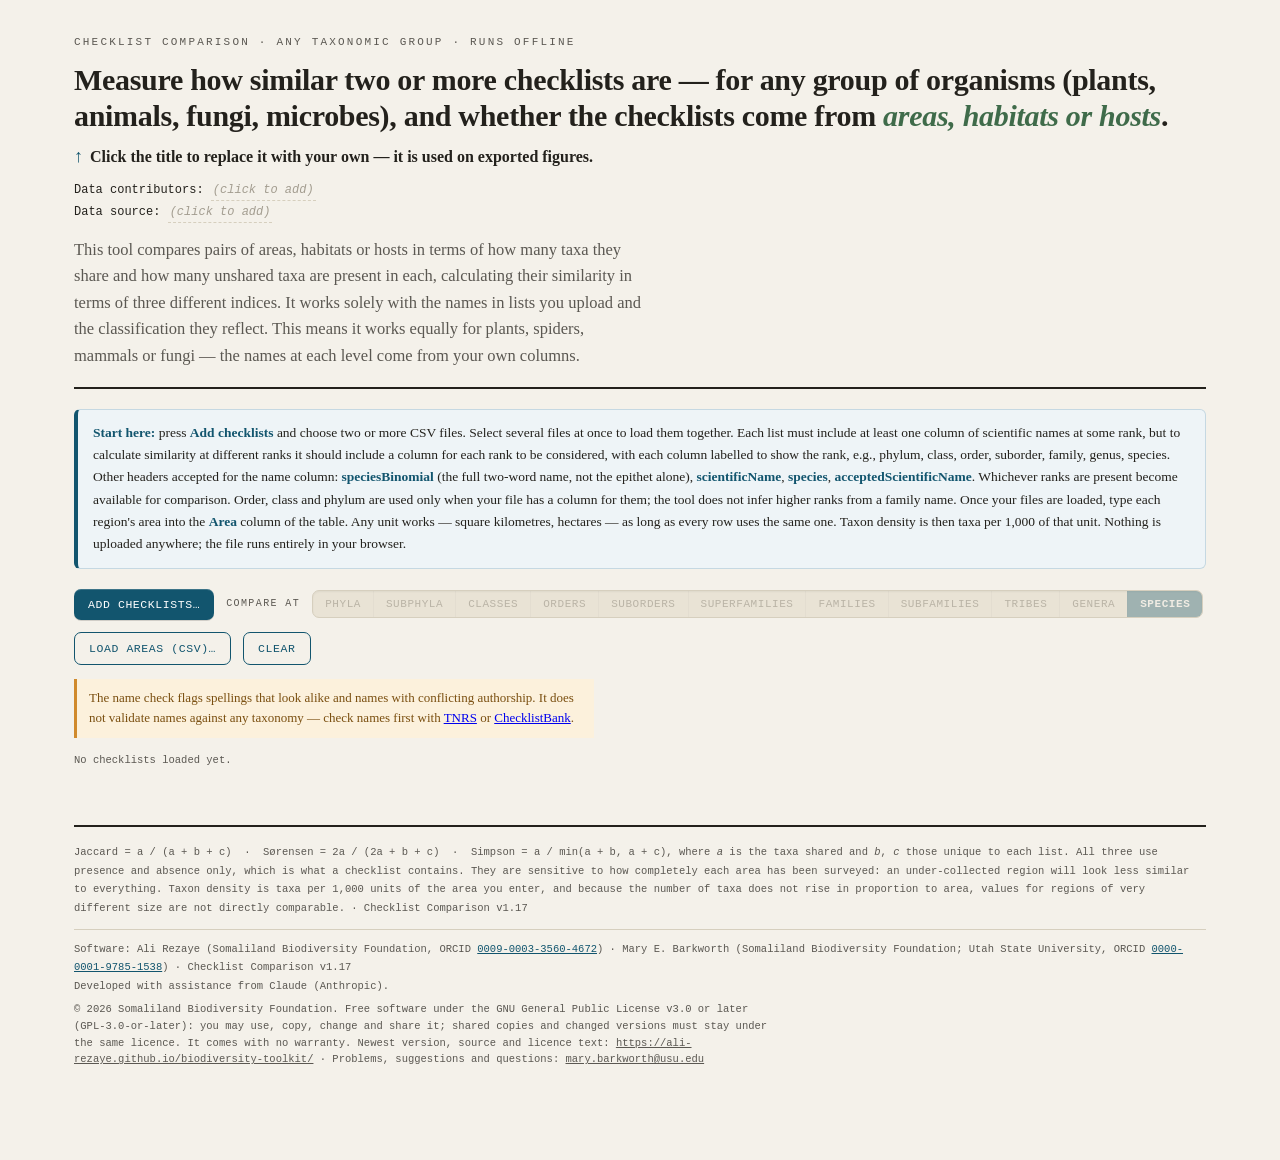
<file: tools/Checklist_comparison_tool-v1_17.html>
<!DOCTYPE html>
<!--
  Checklist Comparison v1.17
  Copyright (C) 2026 Somaliland Biodiversity Foundation
  Authors: Ali Rezaye, Mary E. Barkworth
  SPDX-License-Identifier: GPL-3.0-or-later

  This program is free software: you can redistribute it and/or modify
  it under the terms of the GNU General Public License as published by
  the Free Software Foundation, either version 3 of the License, or
  (at your option) any later version.

  This program is distributed in the hope that it will be useful,
  but WITHOUT ANY WARRANTY; without even the implied warranty of
  MERCHANTABILITY or FITNESS FOR A PARTICULAR PURPOSE.  See the
  GNU General Public License for more details.

  You should have received a copy of the GNU General Public License
  along with this program.  If not, see <https://www.gnu.org/licenses/>.
-->
<html lang="en"><head><meta charset="utf-8">
<meta name="viewport" content="width=device-width,initial-scale=1">
<title>Checklist Comparison — measure how similar two or more checklists are</title>
<style>
:root{--paper:#f4f1ea;--ink:#23211c;--ink-soft:#5b5852;--rule:#d6cfbe;--rule2:#e6e0d1;
 --ui:#12556e;--ui-hi:#17698a;--ui-face:#e9e3d5;
 --serif:Georgia,'Iowan Old Style',serif;--mono:'SFMono-Regular',Consolas,monospace}
*{box-sizing:border-box}
html{overflow-anchor:none}
body{margin:0;background:var(--paper);color:var(--ink);font-family:var(--serif);line-height:1.6}
.wrap{max-width:1180px;margin:0 auto;padding:34px 24px 90px}
header{border-bottom:2px solid var(--ink);padding-bottom:18px;margin-bottom:20px}
.eyebrow{font-family:var(--mono);font-size:11px;letter-spacing:.2em;text-transform:uppercase;
 color:var(--ink-soft);margin:0 0 10px}
h1{font-family:var(--serif);font-weight:600;font-size:clamp(26px,4.2vw,40px);line-height:1.06;
 margin:0 0 10px;letter-spacing:-.01em}
h1 em{color:#3f6b4a;font-style:italic}
.lede{font-size:16.5px;color:var(--ink-soft);max-width:70ch;margin:0}
.startbar{background:#eef4f7;border:1px solid #c5d8e2;border-left:4px solid var(--ui);
 border-radius:6px;padding:12px 15px;margin:0 0 20px;font-size:13.5px;line-height:1.65}
.startbar b{color:var(--ui)}
.bar{display:flex;align-items:center;gap:12px;flex-wrap:wrap;margin:0 0 14px}
.lbl{font-family:var(--mono);font-size:10px;letter-spacing:.14em;text-transform:uppercase;color:var(--ink-soft)}
.seg{display:inline-flex;border:1px solid var(--rule);border-radius:7px;overflow:hidden;
 background:var(--ui-face);box-shadow:inset 0 1px 2px #0000000d}
.seg button{font-family:var(--mono);font-size:11px;letter-spacing:.05em;text-transform:uppercase;
 background:transparent;color:#615b4d;border:0;padding:7px 12px;cursor:pointer;transition:background .12s}
.seg button+button{border-left:1px solid #00000012}
.seg button:hover:not(:disabled){background:#ffffff9c;color:var(--ink)}
.seg button[aria-pressed=true]{background:var(--ui);color:#fff;font-weight:600}
.seg button:disabled{opacity:.34;cursor:not-allowed}
.seg button:focus-visible{outline:2px solid var(--ui-hi);outline-offset:2px;z-index:1}
.btn{font-family:var(--mono);font-size:11.5px;letter-spacing:.05em;text-transform:uppercase;
 background:var(--ui);color:#fff;border:0;padding:9px 14px;cursor:pointer;border-radius:7px;
 box-shadow:0 1px 0 #00000026,inset 0 1px 0 #ffffff2e}
.btn:hover{background:var(--ui-hi)}
.btn:disabled,.btn:disabled:hover{opacity:.38;cursor:not-allowed;background:transparent}
.btn.ghost{background:transparent;color:var(--ui);border:1.5px solid var(--ui);box-shadow:none}
.btn.ghost:hover{background:#12556e14}
.btn:focus-visible{outline:2px solid var(--ui-hi);outline-offset:2px}
h2{font-family:var(--serif);font-size:22px;margin:34px 0 6px;font-weight:600}
h2:first-of-type{margin-top:26px}
.sect{font-size:14px;color:var(--ink-soft);max-width:78ch;margin:0 0 14px}
.note{font-family:var(--mono);font-size:10.5px;color:var(--ink-soft);margin:6px 0 12px;line-height:1.65}
.warn{background:#fcf1dc;border-left:3px solid #d08a2c;padding:9px 12px;font-size:13px;
 color:#7a4f10;margin:0 0 14px;max-width:80ch}
.scroll{overflow-x:auto}
table{border-collapse:collapse;font-family:var(--mono);font-size:11.5px;margin:8px 0 16px}
th,td{border:1px solid var(--rule);padding:6px 10px;text-align:right;white-space:nowrap}
th{background:#efeade;font-weight:600}
td.name,th.name{text-align:left;font-family:var(--serif);font-size:13px}
td.diag{background:#f2eee3;color:var(--ink-soft)}
td.grp{background:#e8e2d4;text-align:left;font-family:var(--mono);font-size:10px;
 letter-spacing:.06em;text-transform:uppercase;color:var(--ink-soft)}
caption{caption-side:top;text-align:left;font-family:var(--mono);font-size:10.5px;color:var(--ink-soft);
 padding-bottom:6px;letter-spacing:.04em;text-transform:uppercase}
.area{width:104px;font-family:var(--mono);font-size:11px;padding:3px 6px;border:1px solid var(--rule);border-radius:4px}
.del{border:0;background:none;color:#a3341f;cursor:pointer;font-size:14px}
td.mv{white-space:nowrap;padding:3px 6px}
th.lab{white-space:normal;max-width:150px;overflow-wrap:anywhere;line-height:1.35}
.labedit{cursor:text;border-bottom:1px dashed var(--rule);padding:0 2px;outline:none}
.labedit:hover,.labedit:focus{border-bottom-color:var(--ui);background:#fff}
#areaNote{margin-top:6px}
.mvb{border:1px solid var(--rule);background:#fff;color:var(--ui);cursor:pointer;font-size:10px;line-height:1;
  padding:5px 7px;border-radius:4px;margin:0 1px}
.mvb:hover:not(:disabled){background:#12556e14}
.mvb:disabled{opacity:.3;cursor:default}
.mvb:focus-visible{outline:2px solid var(--ui-hi);outline-offset:1px}
.s0{background:#ffffcc;color:#23211c}.s1{background:#a1dab4;color:#23211c}.s2{background:#41b6c4;color:#23211c}
.s3{background:#225ea8;color:#ffffff}.s4{background:#0c2c84;color:#ffffff}
.legend{display:flex;flex-wrap:wrap;align-items:center;gap:6px 14px;margin:-8px 0 18px;font-family:var(--mono);font-size:10.5px;color:var(--ink-soft)}
.legend .lg{display:inline-flex;align-items:center;gap:5px;white-space:nowrap}
.legend i{display:inline-block;width:16px;height:12px;border:1px solid #c9c1ae}
.legend .lgnote{flex-basis:100%}
svg.tree line{stroke:#23211c;stroke-width:1.4}
svg.tree text{font-family:Consolas,"SFMono-Regular",monospace;font-size:12px;fill:#23211c}
svg.tree text.tk{font-size:10px;fill:#5b5852}
h2 .h2sub{font-family:var(--mono);font-size:11px;font-weight:400;color:var(--ink-soft)}
h1.statement{font-size:clamp(22px,3vw,30px);line-height:1.22}
.authors{margin-top:12px;padding-top:10px;border-top:1px solid var(--rule);font-family:var(--mono);font-size:10.5px;color:var(--ink-soft);line-height:1.75}
.authors a{color:var(--ui)}
.method{font-family:var(--mono);font-size:11px;color:var(--ink);margin:4px 0 2px}
.linkhelp{margin:-2px 0 8px}
.treebar{margin:4px 0 6px}
.hl{background:#fff;border:1px solid var(--rule);border-left:4px solid var(--ui);border-radius:6px;padding:10px 14px;margin:2px 0 18px;font-size:13.5px;line-height:1.75}
.hl b{font-family:var(--mono);font-size:12px}
.hl .warnline{color:#7a4f10}
.dl{background:#fff;border:1px solid var(--rule);border-radius:6px;padding:9px 12px;margin:4px 0 16px;display:flex;flex-wrap:wrap;align-items:center;gap:6px 8px}
.dl>b{font-family:var(--mono);font-size:11px;letter-spacing:.08em;text-transform:uppercase;margin-right:4px}
.dlnote,.dlwhy{font-family:var(--mono);font-size:10px;color:var(--ink-soft)}
.dlg{display:inline-flex;align-items:center;gap:4px;margin-right:4px}
.dl>.dlnote{margin:0 8px 0 2px}
.dl>div.dlnote{flex-basis:100%}
.printonly{display:none}
/* v1.15 */
#usertitle{outline:none;border-bottom:1px dashed transparent;cursor:text}
#usertitle:hover,#usertitle:focus{border-bottom-color:var(--rule)}
.titlehint{font-family:var(--serif);font-size:16px;font-weight:700;color:var(--ink);margin:-4px 0 10px}
.hintarrow{display:inline-block;margin-right:7px;color:var(--ui);font-size:18px}
.credline{font-family:var(--mono);font-size:12px;color:var(--ink-soft);margin:2px 0}
.credlab{color:var(--ink)}
.credline.src{margin-bottom:14px}
.credval{outline:none;border-bottom:1px dashed var(--rule);padding:0 2px;cursor:text;min-width:4em;display:inline-block}
.credval:empty::before{content:attr(data-ph);color:#a39d90;font-style:italic}
.fitnote .warnline,.warnline{color:#7a4f10}
@media print{
 @page{margin:10mm}
 html,body{background:#fff}
 body{font-size:11px}
 .wrap{max-width:none!important;width:auto;margin:0;padding:0}
 .startbar,.bar,.warn,#areaNote,#empty,#downloads,#names,#matrix,.treebar,.linkhelp,.noprint,.titlehint,
 button,input[type=file],.mv,.act,.labedit:empty{display:none!important}
 .credline.empty{display:none!important}
 .credval{border:0}
 .printonly{display:block;font-family:var(--mono);font-size:9pt;color:#5b5852;margin:0 0 6px}
 .area{border:0;background:transparent;padding:0;width:auto;font:inherit}
 .area::placeholder{color:transparent}
 .scroll{overflow:visible!important}
 /* Tables and matrices span the printable width and shrink to fit it: a fixed layout shares
    the width among the columns, and long labels wrap rather than spill off the page. */
 #lists table,.mx table{width:100%!important;table-layout:fixed}
 table{font-size:8pt}
 th,td{padding:3px 4px;overflow-wrap:anywhere}
 th.lab{max-width:none}
 th.name,td.name{white-space:normal;width:20%;overflow-wrap:anywhere}
 svg.tree{width:100%!important;max-width:100%!important;height:auto}
 /* Nothing is split across pages: each table, matrix and tree moves whole to the next page. */
 table,.mx,#tree,svg.tree,.hl,.legend,.fitnote{break-inside:avoid;page-break-inside:avoid}
 h2{break-after:avoid;page-break-after:avoid}
 a{color:inherit;text-decoration:none}
}
.tietoggle{color:var(--ui);text-decoration:underline dotted;cursor:pointer}
.tielist{font-family:var(--mono);font-size:11px;color:var(--ink-soft);background:#f6f3ec;border-radius:4px;padding:6px 9px;margin:4px 0}
tr.t0 td{background:#fcf1dc}
tr.t1 td{background:#eef4e9}
tr.xl td.name:first-child{border-left:3px solid var(--ui)}
.mtx td.one{background:#2f6b52;color:#fff}
.mtx td.zero{color:#c9c2b2}
footer{margin-top:44px;border-top:2px solid var(--ink);padding-top:16px;
 font-family:var(--mono);font-size:10.5px;color:var(--ink-soft);line-height:1.75}
/* ---- the shared comparison (identical in the Viewer and the Comparer), scoped to .cmpx ---- */
.cmpx h2{font-family:var(--serif);font-size:22px;margin:34px 0 6px;font-weight:600}
.cmpx h2 .h2sub{font-family:var(--mono);font-size:11px;font-weight:400;color:var(--ink-soft)}
.cmpx h3.plottitle{font-family:var(--serif);font-size:17px;margin:18px 0 4px;font-weight:600}
.cmpx .sect{font-size:14px;color:var(--ink-soft);max-width:78ch;margin:0 0 14px}
.cmpx .note{font-family:var(--mono);font-size:10.5px;color:var(--ink-soft);margin:6px 0 12px;line-height:1.65}
.cmpx .warn{background:#fcf1dc;border-left:3px solid #d08a2c;padding:9px 12px;font-size:13px;color:#7a4f10;margin:0 0 14px;max-width:80ch}
.cmpx .scroll{overflow-x:auto}
.cmpx table{border-collapse:collapse;font-family:var(--mono);font-size:11.5px;margin:8px 0 16px;width:auto}
.cmpx th,.cmpx td{border:1px solid var(--rule);padding:6px 10px;text-align:right;white-space:nowrap}
.cmpx th{background:#efeade;font-weight:600}
.cmpx th .hsub{font-family:var(--mono);font-size:9px;font-weight:400}
.cmpx td.name,.cmpx th.name{text-align:left;font-family:var(--serif);font-size:13px}
.cmpx td.diag{background:#f2eee3;color:var(--ink-soft)}
.cmpx td.grp{background:#e8e2d4;text-align:left;font-family:var(--mono);font-size:10px;letter-spacing:.06em;text-transform:uppercase;color:var(--ink-soft)}
.cmpx caption{caption-side:top;text-align:left;font-family:var(--mono);font-size:10.5px;color:var(--ink-soft);padding-bottom:6px;letter-spacing:.04em;text-transform:uppercase}
.cmpx .area{width:104px;font-family:var(--mono);font-size:11px;padding:3px 6px;border:1px solid var(--rule);border-radius:4px}
.cmpx .del{border:0;background:none;color:#a3341f;cursor:pointer;font-size:14px}
.cmpx td.mv{white-space:nowrap;padding:3px 6px}
.cmpx th.lab{white-space:normal;max-width:150px;overflow-wrap:anywhere;line-height:1.35}
.cmpx .labedit{cursor:text;border-bottom:1px dashed var(--rule);padding:0 2px;outline:none}
.cmpx .labedit:hover,.cmpx .labedit:focus{border-bottom-color:var(--ui);background:#fff}
.cmpx .mvb{border:1px solid var(--rule);background:#fff;color:var(--ui);cursor:pointer;font-size:10px;line-height:1;padding:5px 7px;border-radius:4px;margin:0 1px}
.cmpx .mvb:hover:not(:disabled){background:#12556e14}
.cmpx .mvb:disabled{opacity:.3;cursor:default}
.cmpx .s0{background:#ffffcc;color:#23211c}.cmpx .s1{background:#a1dab4;color:#23211c}.cmpx .s2{background:#41b6c4;color:#23211c}
.cmpx .s3{background:#225ea8;color:#ffffff}.cmpx .s4{background:#0c2c84;color:#ffffff}
.cmpx .legend{display:flex;flex-wrap:wrap;align-items:center;gap:6px 14px;margin:-8px 0 18px;font-family:var(--mono);font-size:10.5px;color:var(--ink-soft)}
.cmpx .legend .lg{display:inline-flex;align-items:center;gap:5px;white-space:nowrap}
.cmpx .legend i{display:inline-block;width:16px;height:12px;border:1px solid #c9c1ae}
.cmpx .legend .lgnote{flex-basis:100%}
.cmpx svg.tree line{stroke:#23211c;stroke-width:1.4}
.cmpx svg.tree text{font-family:Consolas,"SFMono-Regular",monospace;font-size:12px;fill:#23211c}
.cmpx svg.tree text.tk{font-size:10px;fill:#5b5852}
.cmpx .treebar{display:flex;align-items:center;gap:8px 12px;flex-wrap:wrap;margin:4px 0 6px}
.cmpx .method{font-family:var(--mono);font-size:11px;color:var(--ink);margin:4px 0 2px}
.cmpx .linkhelp{margin:-2px 0 8px}
.cmpx .hl{background:#fff;border:1px solid var(--rule);border-left:4px solid var(--ui);border-radius:6px;padding:10px 14px;margin:2px 0 18px;font-size:13.5px;line-height:1.75}
.cmpx .hl b{font-family:var(--mono);font-size:12px}
.cmpx .warnline{color:#7a4f10}
.cmpx .tietoggle{color:var(--ui);text-decoration:underline dotted;cursor:pointer}
.cmpx .tielist{font-family:var(--mono);font-size:11px;color:var(--ink-soft);background:#f6f3ec;border-radius:4px;padding:6px 9px;margin:4px 0}
.cmpx tr.t0 td{background:#fcf1dc}
.cmpx tr.t1 td{background:#eef4e9}
.cmpx tr.xl td.name:first-child{border-left:3px solid var(--ui)}
.cmpx .mtx td.one{background:#2f6b52;color:#fff}
.cmpx .mtx td.zero{color:#c9c2b2}
.cmpx .plot{margin:6px 0 18px}
.cmpx svg.taplot{background:#fff;border:1px solid var(--rule)}
.cmpx svg.taplot .ax{stroke:#23211c;stroke-width:1}
.cmpx svg.taplot .fit{stroke:#23211c;stroke-width:1.6}
.cmpx svg.taplot .lead{stroke:#8a8578;stroke-width:.8}
.cmpx svg.taplot .pt{fill:#23211c}
.cmpx svg.taplot text{font-family:Consolas,"SFMono-Regular",monospace;fill:#23211c}
.cmpx svg.taplot .pl{font-size:11px}
.cmpx svg.taplot .tk{font-size:10px;fill:#5b5852}
.cmpx svg.taplot .at{font-size:11px;fill:#5b5852}
@media print{
 .cmpx #names,.cmpx #matrix,.cmpx .treebar,.cmpx .linkhelp,.cmpx .noprint,.cmpx .mv,.cmpx .act,.cmpx button{display:none!important}
 .cmpx .area{border:0;background:transparent;padding:0;width:auto;font:inherit}
 .cmpx .area::placeholder{color:transparent}
 .cmpx .scroll{overflow:visible!important}
 .cmpx table.lists,.cmpx .mx table{width:100%!important;table-layout:fixed}
 .cmpx table{font-size:8pt}
 .cmpx th,.cmpx td{padding:3px 4px;overflow-wrap:anywhere;white-space:normal}
 .cmpx th.lab{max-width:none}
 .cmpx th.name,.cmpx td.name{white-space:normal;width:20%;overflow-wrap:anywhere}
 .cmpx svg.tree,.cmpx svg.taplot{width:100%!important;max-width:100%!important;height:auto}
 .cmpx table,.cmpx .mx,.cmpx #tree,.cmpx svg.tree,.cmpx .plot,.cmpx .hl,.cmpx .legend,.cmpx .fitnote{break-inside:avoid;page-break-inside:avoid}
 .cmpx h2,.cmpx h3{break-after:avoid;page-break-after:avoid}
}
.licence{font-family:var(--mono);font-size:10.5px;color:var(--ink-soft);line-height:1.6;margin:6px 0 0;max-width:110ch}
.licence a{color:inherit}
</style></head>
<body><div class="wrap">
<header>
 <p class="eyebrow">Checklist comparison &middot; any taxonomic group &middot; runs offline</p>
 <h1 class="statement" id="usertitle" contenteditable="true" spellcheck="false" title="Click to type your own title">Measure how similar two or more checklists are &mdash; for any group of organisms (plants, animals, fungi, microbes), and whether the checklists come from <em>areas, habitats or hosts</em>.</h1>
 <p class="titlehint"><span class="hintarrow" aria-hidden="true">&#8593;</span>Click the title to replace it with your own — it is used on exported figures.</p>
 <p class="credline"><span class="credlab">Data contributors:</span> <span class="credval" id="credContrib" contenteditable="true" spellcheck="false" data-ph="(click to add)"></span></p>
 <p class="credline src"><span class="credlab">Data source:</span> <span class="credval" id="credSource" contenteditable="true" spellcheck="false" data-ph="(click to add)"></span></p>
 <p class="lede">This tool compares pairs of areas, habitats or hosts in terms of how many taxa they share and how many
  unshared taxa are present in each, calculating their similarity in terms of three
  different indices. It works solely with the names in lists you upload and the
  classification they reflect. This means it works equally for plants, spiders, mammals
  or fungi &mdash; the names at each level come from your own columns.</p>
</header>

<div class="startbar">
 <b>Start here:</b> press <b>Add checklists</b> and choose two or more CSV files. Select several files at
 once to load them together. Each list must include at least one column of scientific names at some rank,
 but to calculate similarity at different ranks it should include a column for each rank to be considered,
 with each column labelled to show the rank, e.g., phylum, class, order, suborder, family, genus, species.
 Other headers accepted for the name column: <b>speciesBinomial</b> (the full two-word name, not the
 epithet alone), <b>scientificName</b>, <b>species</b>, <b>acceptedScientificName</b>.
 Whichever ranks are present become available for comparison. Order, class and phylum
 are used only when your file has a column for them; the tool does not infer higher ranks from a
 family name. Once your files are loaded, type each region's area into the <b>Area</b> column of the
 table. Any unit works &mdash; square kilometres, hectares &mdash; as long as every row uses the same one.
 Taxon density is then taxa per 1,000 of that unit. Nothing is uploaded anywhere; the file runs entirely
 in your browser.
</div>

<div class="bar">
 <button class="btn" id="add">Add checklists&hellip;</button>
 <input type="file" id="file" accept=".csv,.tsv,.txt" multiple hidden>
 <span class="lbl">Compare at</span>
 <div class="seg" id="segRank"></div>
 <button class="btn ghost" id="addArea">Load areas (CSV)&hellip;</button>
 <input type="file" id="areaFile" accept=".csv,.tsv,.txt" hidden>
 <button class="btn ghost" id="clear">Clear</button>
</div>
<div class="warn" style="margin-bottom:14px">The name check flags spellings that look alike and names with conflicting authorship. It does not validate names against any taxonomy &mdash; check names first with <a href="https://tnrs.biendata.org/" target="_blank" rel="noopener">TNRS</a> or <a href="https://www.checklistbank.org/" target="_blank" rel="noopener">ChecklistBank</a>.</div>
<div id="areaNote" class="note"></div>
<div id="empty" class="note">No checklists loaded yet.</div>

<div id="downloads"></div>
<div id="printprov" class="printonly"></div>
<div id="cmpRoot"></div>

<footer>
 Jaccard = a / (a + b + c) &nbsp;&middot;&nbsp; S&oslash;rensen = 2a / (2a + b + c) &nbsp;&middot;&nbsp;
 Simpson = a / min(a + b, a + c), where <i>a</i> is the taxa shared and <i>b</i>, <i>c</i> those unique to
 each list. All three use presence and absence only, which is what a checklist contains. They are sensitive
 to how completely each area has been surveyed: an under-collected region will look less similar to
 everything. Taxon density is taxa per 1,000 units of the area you enter, and because the number of taxa does not rise in
 proportion to area, values for regions of very different size are not directly comparable.
 <span id="ver"></span>
<div class="authors" id="authorline"></div>
 <div class="licence" id="licence">© 2026 Somaliland Biodiversity Foundation. Free software under the GNU General Public License v3.0 or later (GPL-3.0-or-later): you may use, copy, change and share it; shared copies and changed versions must stay under the same licence. It comes with no warranty. Newest version, source and licence text: <a href="https://ali-rezaye.github.io/biodiversity-toolkit/" target="_blank" rel="noopener">https://ali-rezaye.github.io/biodiversity-toolkit/</a> · Problems, suggestions and questions: <a href="mailto:mary.barkworth@usu.edu">mary.barkworth@usu.edu</a></div>
</footer>
</div>
<script>
const VERSION='v1.17';
const AUTHORS=[{name:'Ali Rezaye',aff:'Somaliland Biodiversity Foundation',orcid:'0009-0003-3560-4672'},
 {name:'Mary E. Barkworth',aff:'Somaliland Biodiversity Foundation; Utah State University',orcid:'0000-0001-9785-1538'}];
const TOOL_NAME='Checklist Comparison';
const AI_LINE='Developed with assistance from Claude (Anthropic).';
/* In a figure the author line is too long for one row: one row per author, then the AI line. */
function authorLinesFig(){ return [`Software: ${AUTHORS[0].name} (${AUTHORS[0].aff}, ORCID ${AUTHORS[0].orcid}) \u00b7`,
  `${AUTHORS[1].name} (${AUTHORS[1].aff}, ORCID ${AUTHORS[1].orcid}) \u00b7 ${TOOL_NAME} ${VERSION}`, AI_LINE]; }
function authorLineHTML(){ return 'Software: '+AUTHORS.map(a=>`${esc(a.name)} (${esc(a.aff)}, ORCID <a href="https://orcid.org/${a.orcid}" target="_blank" rel="noopener">${a.orcid}</a>)`).join(' &middot; ')+
  ` &middot; ${TOOL_NAME} ${VERSION}<br>${AI_LINE}`; }
/* Tautonyms are valid in zoology; set before any name is parsed (see parseName header). */
window.NAME_POLICY_HOST={countTautonyms:true,trinomials:true};
/* ================================================================== *
 *  parseName — the one name parser used by both tools.
 *
 *  Written to plant_name_parsing_specification.md (ICN articles cited
 *  there) and tested against name_parsing_test_corpus.csv. This block is
 *  injected byte-identical into the Viewer and the Comparer; the build
 *  refuses to ship if the two copies differ.
 *
 *  Result fields:
 *    kind        'species' | 'infraspecific' | 'genus' | 'family' |
 *                'formula' | 'placeholder' | 'damaged' | 'none'
 *    genus       capitalised, folded; null if none
 *    epithet     lower-case, folded; null unless a species epithet exists
 *    binomial    'genus epithet' lower-case, folded, no hybrid sign —
 *                the counting key; null unless species-level
 *    family      the family name if the string IS one
 *    rank        deepest rank determined
 *    isHybrid    a named nothotaxon (not a formula)
 *    isFormula   a hybrid formula (Art. H.2) — never a species
 *    isOpen      sp./spp./cf./aff./indet./?/sp. nov./sp. A
 *    qualifier   the open-nomenclature token found, or null
 *    infra       [{rank, epithet}] in order
 *    authorship  trailing citation text, verbatim
 *    damaged     contains U+FFFD (encoding wreckage)
 *    counts      strict-default verdict, with the policy switches below
 *
 *  Policy switches — spec §9. Every (B) item was ruled on by M. Barkworth,
 *  23 Sep 2026; the settings below are her decisions. 'grex' is not an ICN
 *  rank (it is ICNCP/zoological) and was removed from the rank list on the
 *  same ruling: Diospyros grex F.White is an accepted species.
 *
 *  A host page may override any switch by setting window.NAME_POLICY_HOST
 *  before calling parseName; the merge happens at call time, so this block
 *  stays byte-identical in every tool. The Viewer (plants, ICN) sets nothing.
 *  The Comparer sets {countTautonyms:true}: tautonyms are valid under the
 *  ICZN (Bison bison) and illegitimate only under the ICN (Art. 23.4).
 *  The Comparer and the Cleaner also set {trinomials:true}: zoologists write
 *  a subspecies as three words (Panthera leo persica), and the third word is
 *  then read as the subspecies epithet, not as the start of the authorship.
 *  The botanical code requires a rank word, so the Viewer leaves it off.
 * ================================================================== */
const NAME_POLICY = {
  countHybrids: true,          // named nothotaxa count as species
  countCfAff: false,           // B1 ruled: not a species — note it
  countAggregates: true,       // B2 ruled: count as the species — note it
  countCultivars: true,        // B3 ruled: count as the species — note it
  countTautonyms: false,       // B4 ruled: not a species; surface as unplaced so the name is corrected
  countBareRank: true,         // B5 ruled: count; ignore the dangling rank term
  trinomials: false            // zoological subspecies without a rank word; hosts for any organism turn it on
};
/* Words that may stand right after an epithet without being a subspecies epithet: they begin
   or qualify an author citation, or the parser already gives them a meaning (aggregates). */
const NAME_NOT_SUBSP = new Set(['de','del','della','delle','dello','des','di','du','da','do','dos','das','la','le','lo',
  'van','von','vom','zu','zur','zum','der','den','ter','ten','te','af','av','y','e','et','ex','in','non','nec','and',
  'apud','fide','vel','sensu','lato','stricto','auct','auctt','hort','bis','emend','ined','nom','nud','illeg','inval',
  'cons','rej','sp','spp','group','complex','aggregate','mihi','nobis','pro','parte','partim']);

const NAME_FAMILY_ALT = new Set(['compositae','cruciferae','gramineae','guttiferae','labiatae',
  'leguminosae','palmae','umbelliferae','papilionaceae']);            /* ICN Art. 18.5–18.6 */
const NAME_RANKS = /^(subsp|ssp|var|subvar|f|fo|forma|form|subf|nothosubsp|nothossp|nothovar|nothof|nvar|cv|convar|prol|proles|agg|sect|ser|nothosect|nothoser|subgen|subg|race|lus|lusus)\.?$/i;
const NAME_OPEN  = /^(sp|spp|spec|indet|indent|cf|aff|nov|ined|nr|gen|species|incertae|sedis|\?)\.?$/i;
const NAME_PLACEHOLDER = /^\s*(none|not|no|unidentified|unknown|indet|indeterminate|n\/a|na|null|nil|unnamed|undetermined|unplaced|incertaesedis|-+|\.+)(\s|$|\.)/i;
/* tokens that can sit in the epithet position without being epithets (gnparser exceptions) */
const NAME_IMPOSTOR = /^(ex|gr|dos|de|la|von|van|der|den|del|du|le|et|in|non|sensu|auct|unr|sect|ser|subgen|subg)\.?$/;

function nameFold(s){
  /* Art. 60.7 transcription as gnparser applies it: umlauts and Nordic vowels
     become digraphs, ligatures separate, every other diacritic is dropped. */
  s = s.replace(/ä/g,'ae').replace(/ö/g,'oe').replace(/ü/g,'ue').replace(/Ä/g,'Ae').replace(/Ö/g,'Oe').replace(/Ü/g,'Ue')
       .replace(/å/g,'ao').replace(/Å/g,'Ao').replace(/ø/g,'oe').replace(/Ø/g,'Oe')
       .replace(/æ/g,'ae').replace(/Æ/g,'Ae').replace(/œ/g,'oe').replace(/Œ/g,'Oe').replace(/ß/g,'ss');
  return s.normalize('NFKD').replace(/[\u0300-\u036f]/g,'');
}

function parseName(raw){
  const POL = Object.assign({}, NAME_POLICY, (typeof window!=='undefined' && window.NAME_POLICY_HOST) || {});
  const out = {verbatim:raw==null?'':String(raw), kind:'none', genus:null, epithet:null, binomial:null, family:null,
    rank:null, isHybrid:false, isFormula:false, isOpen:false, qualifier:null, infra:[], authorship:'', damaged:false, counts:false, note:null,
    tautonym:false, aggregate:false, cultivar:false, bareRank:false};
  let s = out.verbatim;

  /* --- settle bytes before grammar (spec §1) --- */
  if(/\uFFFD/.test(s)){ out.damaged=true; }
  if(/†/.test(s)) out.note='extinct';
  s = s.replace(/[\u00a0\u2000-\u200b\u3000]/g,' ')        /* exotic spaces */
       .replace(/_/g,' ')                                     /* underscores for spaces (A4) */
       .replace(/[\u2010-\u2015]/g,'-')                       /* dashes to hyphen */
       .replace(/†/g,' ')                                     /* extinction dagger (B6) */
       .replace(/\(/g,' (').replace(/\)/g,') ')               /* authorship parentheses as boundaries (A6) */
       .replace(/\s+/g,' ').trim();
  if(!s) return out;

  /* --- placeholders (spec §4): not a name --- */
  if(NAME_PLACEHOLDER.test(s)){ out.kind='placeholder'; return out; }
  if(/\b(viroid|virus|phage|satellite)\b/i.test(s)){ out.kind='none'; out.note='not a plant name'; return out; }

  s = nameFold(s);
  let toks = s.split(' ').filter(Boolean);

  /* --- hybrid marker before the genus: nothogenus (Art. H.6) --- */
  if(/^[×xX]$/.test(toks[0]) && toks.length>1 && /^[A-Z]/.test(toks[1])){ out.isHybrid=true; toks.shift(); }
  else if(/^[×xX][A-Z]/.test(toks[0]||'')){ out.isHybrid=true; toks[0]=toks[0].slice(1); }

  /* --- a family name in the genus position (Art. 18) --- */
  const t0 = toks[0]||'';
  if(/^[A-Z][a-z-]+aceae$/.test(t0) || NAME_FAMILY_ALT.has(t0.toLowerCase())){
    out.kind='family'; out.family=t0; out.rank='family'; return out;
  }
  /* --- names above genus rank by their ending, never genera ---
     -idae: family under the ICZN (Lycosidae), subclass under the ICN (Rosidae). No genus
            in the 17,275-genus map ends -idae, so this applies everywhere.
     -inae: subfamily (ICZN) / subtribe (ICN). -oidea: superfamily (ICZN).
            Real genera DO end this way (Tarennoidea, Vulpinae and five others), so these
            two endings apply only to a word standing alone: a binomial such as
            Tarennoidea wallichii is always read as a species. */
  if(/^[A-Z][a-z]+idae$/.test(t0)){
    out.kind='family'; out.family=t0; out.rank='family'; return out;
  }
  if(toks.length===1 && /^[A-Z][a-z]+(inae|oidea)$/.test(t0)){
    out.kind='family'; out.family=t0; out.rank=/oidea$/.test(t0)?'superfamily':'subfamily'; return out;
  }

  /* --- genus (Art. 20): capitalised, may be hyphenated (Drake-brockmania, Saxo-Fridericia) --- */
  if(!/^[A-Z][a-z]+(-[A-Za-z][a-z]*)*$/.test(t0)) return out;      /* abbreviated (M.), lower-case, noise */
  out.genus = t0.charAt(0).toUpperCase()+t0.slice(1).replace(/-([A-Z])/g,(m,c)=>'-'+c.toLowerCase());
  let i=1;

  /* --- zoological subgenus in parentheses: tolerated and skipped --- */
  if(/^\([A-Z][a-z]+\)$/.test(toks[i]||'')) i+=1;
  else if(toks[i]==='(' && /^[A-Z][a-z]+$/.test(toks[i+1]||'') && toks[i+2]===')') i+=3;

  /* --- hybrid marker before the epithet: nothospecies --- */
  if(/^[×xX]$/.test(toks[i]||'') && /^[a-z]/.test(toks[i+1]||'')){ out.isHybrid=true; i++; }
  else if(/^×[a-z]/.test(toks[i]||'')){ out.isHybrid=true; toks[i]=toks[i].slice(1); }

  const cand = toks[i]||'';
  if(!cand){ out.kind='genus'; out.rank='genus'; return out; }
  if(/^[×xX]$/.test(cand)){ out.kind='formula'; out.isFormula=true; out.rank='hybrid_formula'; return out; }

  /* --- open nomenclature in the epithet position: genus-level determination --- */
  const nextCap = /^[A-Z(]/.test(toks[i+1]||'');
  const abbrevAsEpithet = !/\.$/.test(cand) && nextCap && /^(spec|ser|sect|var|f|fo)$/.test(cand);
  if(NAME_IMPOSTOR.test(cand) && !abbrevAsEpithet){ out.kind='genus'; out.rank='genus'; out.authorship=toks.slice(i).join(' '); return out; }
  if(NAME_OPEN.test(cand) && !abbrevAsEpithet){
    out.isOpen=true; out.qualifier=cand.replace(/\.$/,'').toLowerCase();
    if(out.qualifier==='cf'||out.qualifier==='aff'){
      const ep=toks[i+1]||'';
      if(/^[a-z][a-z'.-]+$/.test(ep) && !NAME_RANKS.test(ep)){
        out.epithet=ep; out.kind='species'; out.rank='species';
        out.binomial=(out.genus+' '+ep).toLowerCase();
        out.counts=POL.countCfAff; out.authorship=toks.slice(i+2).join(' ');
        return out;
      }
    }
    out.kind='genus'; out.rank='approximate'; return out;
  }
  /* an epithet: lower-case, may hold ' . - internally (A5); a capital here is authorship on a uninomial */
  if(!/^[a-z][a-z'.\uFFFD-]*[a-z.\uFFFD]$/.test(cand) || cand.length<2){
    out.kind='genus'; out.rank='genus'; out.authorship=toks.slice(i).join(' '); return out;
  }
  if(NAME_RANKS.test(cand) && !abbrevAsEpithet){ out.kind='genus'; out.rank='genus'; return out; }   /* 'Poa subsp.' fragment */
  out.epithet=cand.toLowerCase(); i++;

  const tautonym = out.epithet===out.genus.toLowerCase();

  /* A formula marker anywhere after the epithet makes the whole string a formula
     (Art. H.2.1) — including after a first parent's authorship: 'Salix aurita L. × S. caprea L.' */
  for(let k=i;k<toks.length;k++){
    const t=toks[k], nxt=toks[k+1]||'';
    if(/^[×]$/.test(t) || (/^[xX]$/.test(t) && (nxt===''||/^[A-Z?]/.test(nxt)||/^[a-z]/.test(nxt))) || /^×[A-Za-z?]/.test(t)){
      out.kind='formula'; out.isFormula=true; out.rank='hybrid_formula'; out.binomial=null; out.counts=false; return out;
    }
  }
  if(toks.slice(i).some(t=>t==='?')){ out.isOpen=true; out.qualifier='?'; }
  if(/\bp\.\s?p\.$/i.test(toks.slice(i).join(' '))){ out.isOpen=true; out.qualifier='p.p.'; }

  /* --- after the epithet: ranks, qualifiers and authorship interleave (spec §2), so the
         whole tail is scanned; nothing stops at the first author token. Rank terms are
         lower-case: 'F.' after an author is an initial, 'f.' after an epithet is forma. --- */
  let hasInfra=false, bareRank=false, aggregate=false, cultivar=false; const auth=[];
  const i0=i;                       /* the word directly after the species epithet */
  for(; i<toks.length; i++){
    const t=toks[i], tl=t.toLowerCase();
    if(t===tl && NAME_RANKS.test(t)){
      const rk=tl.replace(/\.$/,'');
      if(rk==='agg'){ aggregate=true; out.rank='aggregate'; continue; }
      if(rk==='cv'||rk==='convar'){ cultivar=true; out.rank='cultivar'; continue; }
      let ep=toks[i+1]||'';
      if(/^[α-ω]\.?$/.test(ep)){ i++; ep=toks[i+1]||''; }                 /* Greek-letter rank marker (pre-1900) */
      /* 'f.' after authorship is filius, not forma: only a lower-case epithet makes it a rank */
      if(/^[a-z][a-z'.-]+$/.test(ep) && !NAME_RANKS.test(ep) && !NAME_OPEN.test(ep) && !NAME_IMPOSTOR.test(ep)){
        out.infra.push({rank:rk, epithet:ep}); hasInfra=true; i++;
        out.rank = ({subsp:'subspecies',ssp:'subspecies',nothosubsp:'subspecies',nothossp:'subspecies',
                     var:'variety',nvar:'variety',nothovar:'variety',subvar:'subvariety',
                     f:'form',fo:'form',forma:'form',form:'form',nothof:'form',subf:'subform',
                     prol:'proles',proles:'proles'})[rk] || 'infraspecific';
        continue;
      }
      if(/^(ssp|subsp|var|subvar|fo|subf)$/.test(rk)) bareRank=true;               /* B5 */
      if(rk==='f' && auth.length===0) bareRank=true;                                  /* 'f.' right after the epithet with no epithet following */
      continue;
    }
    if(tl==='species'||tl==='complex'||tl==='group'){ aggregate=true; out.rank='aggregate'; continue; }
    if(/^spp\.?$/.test(tl)){ bareRank=true; continue; }                                  /* B5 misuse */
    if(/^unr\.?$/.test(tl) && /^[A-Z]/.test(toks[i+1]||'')){ out.kind='genus'; out.rank='infrageneric'; out.epithet=null; out.binomial=null; out.counts=false; return out; }
    if(NAME_OPEN.test(t) && /^(cf|aff)/.test(tl)){ out.isOpen=true; out.qualifier=tl.replace(/\.$/,''); continue; }
    if(t==='?'){ out.isOpen=true; out.qualifier='?'; continue; }
    /* A zoological subspecies written without a rank word (Panthera leo persica). Tried last,
       and only on the word directly after the epithet that would otherwise start the
       authorship: all lower-case letters (a hyphen allowed), at least two letters, no full
       stop, apostrophe or digit, and not a word that begins or qualifies a citation. Only one
       word is taken; a further lower-case word goes to authorship as before. */
    if(POL.trinomials && i===i0 && !hasInfra && auth.length===0 && /^[a-z]+(-[a-z]+)*$/.test(t) &&
       t.replace(/-/g,'').length>=2 && !NAME_NOT_SUBSP.has(t)){
      out.infra.push({rank:'subsp', epithet:t}); hasInfra=true; out.rank='subspecies'; continue;
    }
    auth.push(t);
  }
  out.authorship=auth.join(' ');
  if(/-group$/.test(out.epithet)){ aggregate=true; out.rank='aggregate'; out.epithet=out.epithet.replace(/-group$/,''); }

  out.epithet=out.epithet.replace(/['.]/g,'');
  out.binomial=(out.genus+' '+out.epithet).toLowerCase();
  out.kind = hasInfra ? 'infraspecific' : 'species';
  if(!out.rank) out.rank='species';

  /* --- counting, spec §9 --- */
  let counts=true;
  if(out.damaged && /\uFFFD/.test(out.genus+' '+out.epithet)) counts=false;
  if(out.isOpen && /^(cf|aff|\?|p\.p\.)$/.test(out.qualifier)) counts=POL.countCfAff;
  if(out.isHybrid && !POL.countHybrids) counts=false;
  if(aggregate) counts=POL.countAggregates;
  if(cultivar)  counts=POL.countCultivars;
  if(tautonym)  counts=POL.countTautonyms;
  if(bareRank)  counts=POL.countBareRank;
  out.counts=counts;
  out.tautonym=tautonym; out.aggregate=aggregate; out.cultivar=cultivar; out.bareRank=bareRank;
  return out;
}
/* ====================== end shared parser ====================== */
/* ================================================================== *
 *  clusterTree — the one hierarchical-clustering block used by both tools.
 *
 *  Injected byte-identical into the Viewer and the Comparer; the build
 *  refuses to ship if the two copies differ. It knows nothing about
 *  either tool: it is given the items to cluster (their indices, in
 *  display order), a distance function between two items, and a
 *  linkage rule. Each tool supplies only those.
 *
 *  Agglomerative clustering. The rule for the distance between a newly
 *  joined group and every other group is the only thing the linkage
 *  changes:
 *    single   nearest neighbour  — the closest pair of members (min)
 *    average  UPGMA              — the mean over all member pairs
 *    complete furthest neighbour — the most distant pair of members (max)
 *
 *  Ties are broken by display order, and within each join the group whose
 *  earliest member is listed first is drawn first, so the same data always
 *  gives the same tree and reordering by it is idempotent.
 * ================================================================== */
const LINKAGE_NAME={single:'nearest neighbour (single linkage)',average:'UPGMA (average linkage)',complete:'furthest neighbour (complete linkage)'};
const LINKAGE_JOIN={single:'between their closest members',average:'averaged over their members',complete:'between their most distant members'};
const LINKAGE_HELP='UPGMA is the method most used in ecology; the others are offered for comparison.';
function clusterAgglomerate(ids,dist,linkage){
 if(ids.length<2) return null;
 let C=ids.map(i=>({members:[i],first:i,h:0,kids:null,leaf:i}));
 let D=C.map((p,a)=>C.map((q,b)=>a===b?0:dist(p.leaf,q.leaf)));
 while(C.length>1){
  let bi=-1,bj=-1,bd=Infinity;
  for(let a=0;a<C.length;a++) for(let b=a+1;b<C.length;b++){
   const d=D[a][b];
   if(d<bd-1e-12){ bd=d; bi=a; bj=b; }
   else if(Math.abs(d-bd)<=1e-12){
    const k1=[Math.min(C[a].first,C[b].first),Math.max(C[a].first,C[b].first)];
    const k0=[Math.min(C[bi].first,C[bj].first),Math.max(C[bi].first,C[bj].first)];
    if(k1[0]<k0[0]||(k1[0]===k0[0]&&k1[1]<k0[1])){ bi=a; bj=b; }
   }
  }
  const p=C[bi], q=C[bj], np=p.members.length, nq=q.members.length;
  const m={members:[...p.members,...q.members],first:Math.min(p.first,q.first),h:bd,kids:p.first<q.first?[p,q]:[q,p],leaf:null};
  const keep=C.map((_,k)=>k).filter(k=>k!==bi&&k!==bj);
  const row=keep.map(k=> linkage==='single'   ? Math.min(D[bi][k],D[bj][k])
                       : linkage==='complete' ? Math.max(D[bi][k],D[bj][k])
                       : (np*D[bi][k]+nq*D[bj][k])/(np+nq));
  const D2=keep.map((a,ia)=>keep.map(b=>D[a][b]).concat([row[ia]])); D2.push(row.concat([0]));
  C=keep.map(k=>C[k]).concat([m]); D=D2;
 }
 return C[0];
}
function leafOrder(n){ return n.kids?[...leafOrder(n.kids[0]),...leafOrder(n.kids[1])]:[n.leaf]; }
/* One layout, drawn by the SVG on screen and by every PNG, so they cannot differ.
   Conventional layout: leaves at the right (distance 0), labels to their right, the root
   toward the left. T is {root, left}; labelW is the widest label in pixels. */
function treeLayout(T,labelW){
 const order=leafOrder(T.root), leafH=22, top=8, treeW=360;
 const axMax=Math.max(0.1,Math.min(1,Math.ceil((T.root.h-1e-9)*10)/10));
 const left=16, X=h=>left+treeW-(h/axMax)*treeW, labelX=left+treeW+6, yOf={}; order.forEach((i,k)=>yOf[i]=top+k*leafH+leafH/2);
 const segs=[];
 (function walk(n){ if(!n.kids){ n._y=yOf[n.leaf]; return; }
   walk(n.kids[0]); walk(n.kids[1]); const x=X(n.h); n._y=(n.kids[0]._y+n.kids[1]._y)/2;
   segs.push([x,n.kids[0]._y,x,n.kids[1]._y]); n.kids.forEach(k=>segs.push([X(k.h),k._y,x,k._y])); })(T.root);
 segs.push([X(T.root.h),T.root._y,X(T.root.h)-10,T.root._y]);
 const axisY=top+order.length*leafH+10, step=axMax>0.5?0.2:0.1, ticks=[];
 for(let t=0;t<=axMax+1e-9;t+=step) ticks.push(Math.round(t*100)/100);
 return {order,yOf,segs,X,axisY,ticks,labelW,labelX,W:labelX+labelW+12,H:axisY+34,axMax};
}
function clEsc(s){ return String(s==null?'':s).replace(/[&<>"]/g,c=>({'&':'&amp;','<':'&lt;','>':'&gt;','"':'&quot;'}[c])); }
/* The tree as an SVG element; labelOf(i) gives an item's label, axisLabel the axis caption. */
function treeSVG(Lt,labelOf,axisLabel){
 let s=''; Lt.segs.forEach(([x1,y1,x2,y2])=>s+=`<line x1="${x1.toFixed(1)}" y1="${y1.toFixed(1)}" x2="${x2.toFixed(1)}" y2="${y2.toFixed(1)}"/>`);
 let t=''; Lt.order.forEach(i=>t+=`<text x="${Lt.labelX}" y="${Lt.yOf[i]}" text-anchor="start" dominant-baseline="middle">${clEsc(labelOf(i))}</text>`);
 let ax=`<line x1="${Lt.X(0)}" y1="${Lt.axisY}" x2="${Lt.X(Lt.axMax)}" y2="${Lt.axisY}"/>`;
 Lt.ticks.forEach(v=>{ const x=Lt.X(v); ax+=`<line x1="${x}" y1="${Lt.axisY}" x2="${x}" y2="${Lt.axisY+4}"/><text x="${x}" y="${Lt.axisY+15}" text-anchor="middle" class="tk">${v.toFixed(1)}</text>`; });
 ax+=`<text x="${(Lt.X(0)+Lt.X(Lt.axMax))/2}" y="${Lt.axisY+29}" text-anchor="middle" class="tk">${clEsc(axisLabel)}</text>`;
 return `<svg class="tree" viewBox="0 0 ${Lt.W} ${Lt.H}" width="${Lt.W}" style="max-width:100%;height:auto" role="img" aria-label="Dendrogram">`+
        `<g class="br">${s}</g><g class="lb">${t}</g><g class="ax">${ax}</g></svg>`;
}
/* The same tree on a canvas at (ox, oy): branches, labels, axis and axis caption. */
function paintTreeBody(x,TL,ox,oy,labelOf,noteFont,axisLabel){
 x.strokeStyle='#23211c'; x.lineWidth=1.4;
 TL.segs.forEach(([x1,y1,x2,y2])=>{ x.beginPath(); x.moveTo(ox+x1,oy+y1); x.lineTo(ox+x2,oy+y2); x.stroke(); });
 x.font='12px Consolas, "SFMono-Regular", monospace'; x.fillStyle='#23211c'; x.textBaseline='middle'; x.textAlign='left';
 TL.order.forEach(i=>x.fillText(labelOf(i),ox+TL.labelX,oy+TL.yOf[i]));
 x.lineWidth=1; x.beginPath(); x.moveTo(ox+TL.X(0),oy+TL.axisY); x.lineTo(ox+TL.X(TL.axMax),oy+TL.axisY); x.stroke();
 x.font=noteFont; x.fillStyle='#5b5852'; x.textAlign='center';
 TL.ticks.forEach(v=>{ const tx=ox+TL.X(v); x.beginPath(); x.moveTo(tx,oy+TL.axisY); x.lineTo(tx,oy+TL.axisY+4); x.stroke(); x.fillText(v.toFixed(1),tx,oy+TL.axisY+14); });
 x.fillText(axisLabel,ox+(TL.X(0)+TL.X(TL.axMax))/2,oy+TL.axisY+27); x.textAlign='left'; x.textBaseline='alphabetic';
}
/* ====================== end shared clustering ====================== */
/* ================================================================== *
 *  speciesAreaFit — the one taxon–area fit used by both tools.
 *
 *  Injected byte-identical into the Viewer and the Comparer; the build
 *  refuses to ship if the two copies differ. It knows nothing about either
 *  tool: it is given one item per checklist, {S, A} — the number of taxa
 *  at the chosen rank and the area — in display order.
 *
 *  Least squares on log10 S = log10 c + z log10 A over the items with both
 *  S > 0 and A > 0. Shown only from three such items; flagged as
 *  illustrative below six. c and z describe these regions and no others.
 *  Observed ÷ expected = S / (c A^z), one value per item (null without area).
 * ================================================================== */
function speciesAreaFit(items){
 const pts=items.filter(p=>p.S>0&&p.A>0);
 const n=pts.length; if(n<3) return {n,ok:false};
 const x=pts.map(p=>Math.log10(p.A)), y=pts.map(p=>Math.log10(p.S));
 const mx=x.reduce((s,v)=>s+v,0)/n, my=y.reduce((s,v)=>s+v,0)/n;
 const sxx=x.reduce((s,v)=>s+(v-mx)*(v-mx),0); if(!(sxx>0)) return {n,ok:false,flat:true};
 const z=x.reduce((s,v,i)=>s+(v-mx)*(y[i]-my),0)/sxx, lc=my-z*mx, c=Math.pow(10,lc);
 const sst=y.reduce((s,v)=>s+(v-my)*(v-my),0), ssr=y.reduce((s,v,i)=>s+Math.pow(v-(lc+z*x[i]),2),0);
 const oe=items.map(p=>(p.S>0&&p.A>0)? p.S/(c*Math.pow(p.A,z)) : null);
 return {n,ok:true,c,z,r2:sst>0?1-ssr/sst:null,oe};
}
/* The fit is named for the rank it is fitted at: "Family–area fit", "Species–area fit". */
function fitLabel(rankName){ const r=String(rankName||'species'); return r.charAt(0).toUpperCase()+r.slice(1)+'\u2013area fit'; }
/* The note under the table. noun is the plural shown to readers ("families"); rankName the
   singular rank ("family"). */
function fitNoteHTML(F,noun,rankName){
 if(!F.ok) return `<div class="note fitnote" id="fitnote">Observed \u00f7 expected needs an area and ${noun} for at least three checklists (${F.n} so far).</div>`;
 const fmtC=v=>v>=100?v.toFixed(1):v.toPrecision(4);
 let t=`${fitLabel(rankName)}: log<sub>10</sub>S = log<sub>10</sub>c + z\u00b7log<sub>10</sub>A, with S the number of ${noun} \u2014 `+
   `<b>c = ${fmtC(F.c)}</b>, <b>z = ${F.z.toFixed(3)}</b>, <b>R\u00b2 = ${F.r2===null?'\u2014':F.r2.toFixed(3)}</b>. `+
   `Fitted on the ${F.n} checklists loaded; c and z describe these regions and no others.`;
 if(F.n<6) t+=` <span class="warnline">Fitted on ${F.n} regions \u2014 below six the fit is illustrative only.</span>`;
 t+=`<br>A region below expectation has fewer recorded ${noun} than its peers of similar size \u2014 because it is poorer, `+
    `or because it is less well collected; this comparison cannot distinguish the two.`;
 return `<div class="note fitnote" id="fitnote">${t}</div>`;
}
/* ====================== end shared taxon-area fit ====================== */
/* ================================================================== *
 *  nameCheck — the one name check used by all three tools.
 *
 *  Injected byte-identical into the Viewer, the Comparer and the Cleaner;
 *  the build refuses to ship if the copies differ. It is given the lists
 *  (each with its taxa at the chosen rank, as lower-case keys, and the
 *  authorships written against each name) and returns the flagged pairs.
 *  A flag is a candidate only: nothing is ever merged here.
 *
 *  Tiers: 0 same name, different authorship · 1 very likely the same name
 *  (an orthographic convention or a recognised Latin ending) · 2 may differ
 *  in meaning · 3 different first word, usually distinct taxa.
 * ================================================================== */
/* Present rule: two names one letter apart, and the convention that explains it. */
function ncPattern(a,b){
 const ea=a.split(' ').slice(1).join(' '), eb=b.split(' ').slice(1).join(' ');
 if(!ea||!eb) return null;
 const [x,y]=[ea,eb].sort((p,q)=>p.length-q.length);
 for(let i=1;i<y.length;i++) if(y.slice(0,i)+y.slice(i+1)===x && y[i]===y[i-1]) return 'doubled letter';
 if(ea.replace(/ae/g,'e')===eb.replace(/ae/g,'e')) return 'ae / e';
 if(ea.replace(/j/g,'i')===eb.replace(/j/g,'i')) return 'i / j';
 if(ea.replace(/y/g,'i')===eb.replace(/y/g,'i')) return 'y / i';
 if(ea.length===eb.length&&ea.slice(0,-1)===eb.slice(0,-1)&&'eiasm'.includes(ea.slice(-1))&&'eiasm'.includes(eb.slice(-1)))
  return 'termination';
 return null;
}
/* The ending rule (Mary's request): species epithets in the same genus that are the same word
   with a different ending. 1. A recognised Latin ending on a shared beginning of at least two
   letters — tier 1. 2. Otherwise a shared beginning of at least five letters with 0, 1 or 2
   letters left on each — tier 2. Never across genera, never for one-word names. */
const NC_ENDINGS=[['us','a','um'],['is','e'],['er','ra','rum'],['er','era','erum'],['er','ris','re'],['ior','ius'],['or','us']];
function ncEnding(a,b){
 const wa=a.split(' '), wb=b.split(' ');
 if(wa.length!==2||wb.length!==2||wa[0]!==wb[0]) return null;
 const ea=wa[1], eb=wb[1]; if(ea===eb) return null;
 for(const set of NC_ENDINGS) for(const e1 of set) for(const e2 of set){
  if(e1===e2||!ea.endsWith(e1)||!eb.endsWith(e2)) continue;
  const sa=ea.slice(0,ea.length-e1.length), sb=eb.slice(0,eb.length-e2.length);
  if(sa===sb&&sa.length>=2) return {tier:1,why:'ending: -'+e1+' / -'+e2};
 }
 let k=0; while(k<ea.length&&k<eb.length&&ea[k]===eb[k]) k++;
 if(k>=5&&ea.length-k<=2&&eb.length-k<=2) return {tier:2,why:'same stem, different ending'};
 return null;
}
/* lists: [{taxa:Set of keys, authors:{key: Set|Array of authorships}}]; rank: the rank compared.
   Returns [{x, y, tier, why, lx, ly, cross}] — lx, ly the indices of the lists holding x and y. */
function nameCheckPairs(lists,rank){
 const owner=new Map();
 lists.forEach((e,i)=>e.taxa.forEach(n=>{ if(!owner.has(n))owner.set(n,new Set()); owner.get(n).add(i); }));
 const idx=new Map();
 owner.forEach((_,n)=>{
  const keys=[n]; for(let i=0;i<n.length;i++) keys.push(n.slice(0,i)+n.slice(i+1));
  keys.forEach(k=>{ if(!idx.has(k))idx.set(k,new Set()); idx.get(k).add(n); });
 });
 const seen=new Set(), out=[];
 const add=(x,y,tier,why)=>{ const lx=[...owner.get(x)], ly=[...owner.get(y)]; out.push({x,y,tier,why,lx,ly,cross:lx.join()!==ly.join()}); };
 idx.forEach(g=>{ if(g.size<2) return; const a=[...g].sort();
  for(let i=0;i<a.length;i++) for(let j=i+1;j<a.length;j++){
   const k=a[i]+'|'+a[j]; if(seen.has(k)) continue; seen.add(k);
   const x=a[i],y=a[j], two=x.includes(' ')&&y.includes(' ');
   if(two && x.split(' ')[0]!==y.split(' ')[0]) add(x,y,3,'different first word \u2014 usually distinct taxa');
   else { const p=ncPattern(x,y); if(p) add(x,y,1,p); else add(x,y,2,'one letter, meaning may differ'); }
  } });
 /* the ending rule (species-level names in the same genus) */
 if(rank==='species'){
  const byGenus=new Map();
  owner.forEach((_,n)=>{ const w=n.split(' '); if(w.length!==2) return; if(!byGenus.has(w[0])) byGenus.set(w[0],[]); byGenus.get(w[0]).push(n); });
  byGenus.forEach(ns=>{ ns.sort();
   for(let i=0;i<ns.length;i++) for(let j=i+1;j<ns.length;j++){
    const k=ns[i]+'|'+ns[j]; const e=ncEnding(ns[i],ns[j]); if(!e) continue;
    if(!seen.has(k)){ seen.add(k); add(ns[i],ns[j],e.tier,e.why); continue; }
    /* A pair the present rules found keeps its reason, except the catch-all "one letter, meaning
       may differ": a recognised Latin ending (tier 1) is the more exact account of the same pair
       (niger / nigra). Every specific present reason stays as it is. */
    if(e.tier===1){ const o=out.find(p=>p.x===ns[i]&&p.y===ns[j]); if(o&&o.why==='one letter, meaning may differ'){ o.tier=1; o.why=e.why; } }
   } });
 }
 /* A binomial shared between lists but carrying different authorship is not necessarily a
    shared taxon; it is reported first, because it changes a number rather than a name. */
 if(rank==='species'){
  const byName=new Map();
  lists.forEach((e,i)=>Object.entries(e.authors||{}).forEach(([nm,as])=>{
   if(!e.taxa.has(nm)) return;
   if(!byName.has(nm)) byName.set(nm,new Map());
   byName.get(nm).set(i,as);
  }));
  byName.forEach((perList,nm)=>{
   if(perList.size<2) return;
   const all=new Set(); perList.forEach(as=>as.forEach(a=>all.add(a)));
   if(all.size<2) return;
   const li=[...perList.keys()];
   out.unshift({x:nm, y:nm, tier:0, cross:true, lx:[li[0]], ly:li.slice(1),
     why:'same name, different authorship \u2014 '+[...all].join('; ')+' \u2014 may be different taxa'});
  });
 }
 out.sort((p,q)=>(q.cross-p.cross)||(p.tier-q.tier)||p.x.localeCompare(q.x));
 return out;
}
function ncEsc(s){ return String(s==null?'':s).replace(/[&<>"]/g,c=>({'&':'&amp;','<':'&lt;','>':'&gt;','"':'&quot;'}[c])); }
/* One table layout everywhere. names[i] is list i's name; disp(key) the name as shown. */
function nameCheckTableHTML(pairs,names,disp){
 const cross=pairs.filter(x=>x.cross), within=pairs.filter(x=>!x.cross), lab=i=>ncEsc(names[i]==null?'?':names[i]);
 const row=x=>`<tr class="t${x.tier}${x.cross?' xl':''}"><td class="name"><i>${ncEsc(disp(x.x))}</i></td>`+
  `<td class="name"><i>${ncEsc(disp(x.y))}</i></td><td>${x.lx.map(lab).join('+')} / ${x.ly.map(lab).join('+')}</td>`+
  `<td>${x.tier}</td><td class="name">${ncEsc(x.why)}</td></tr>`;
 let h='<div class="scroll"><table class="nctable"><tr><th class="name">Name</th><th class="name">Near-duplicate</th><th>In</th><th>Tier</th><th class="name">Why flagged</th></tr>';
 if(cross.length){ h+='<tr><td colspan="5" class="grp">Across different checklists \u2014 these change the indices</td></tr>'; cross.forEach(x=>h+=row(x)); }
 if(within.length){ h+='<tr><td colspan="5" class="grp">Within one checklist \u2014 worth checking at source</td></tr>'; within.forEach(x=>h+=row(x)); }
 return h+'</table></div>';
}
/* One CSV layout everywhere. */
function nameCheckCSV(pairs,rank,names,disp){
 const q=v=>'"'+String(v).replace(/"/g,'""')+'"';
 let csv='rank,name_a,name_b,lists_a,lists_b,spans_checklists,tier,reason\n';
 pairs.forEach(x=>csv+=[rank,q(disp(x.x)),q(disp(x.y)),q(x.lx.map(i=>names[i]).join(';')),q(x.ly.map(i=>names[i]).join(';')),
  x.cross?'yes':'no',x.tier,q(x.why)].join(',')+'\n');
 return csv;
}
/* ====================== end shared name check ====================== */
/* ================================================================== *
 *  comparison — the one comparison used by the Viewer and the Comparer.
 *
 *  Injected byte-identical into both tools; the build refuses to ship if
 *  the copies differ. It is given, through an adapter, the loaded lists —
 *  each with its name, its sets of taxa per rank (lower-case keys), its
 *  record total (or null), its area and the authorships of its names —
 *  and the ranks the tool offers. It draws every table, line, matrix,
 *  tree, plot and download of the comparison, so the two tools show the
 *  same thing from the same code. Each tool keeps only how it reads a
 *  file into those sets, which ranks it offers, and its own wording for
 *  the few things that differ (the tautonym note, "fauna or flora").
 *  It uses the shared clustering, taxon-area fit and name-check blocks.
 * ================================================================== */
const CMPX=(function(){
 let C=null;                                     /* the adapter */
 const S={clusterIdx:'jaccard',clusterLink:'average',treeShown:true,stats:null};
 const q$=sel=>C.root.querySelector(sel);
 const esc=s=>String(s==null?'':s).replace(/[&<>"]/g,c=>({'&':'&amp;','<':'&lt;','>':'&gt;','"':'&quot;'}[c]));
 const L=()=>C.lists, rank=()=>C.getRank(), noun=r=>C.rankNoun(r||rank());
 const setOf=e=>e.sets[rank()]||new Set();
 const jac=(a,b,c)=>(a+b+c)?a/(a+b+c):null;
 const sor=(a,b,c)=>(2*a+b+c)?2*a/(2*a+b+c):null;
 const sim=(a,b,c)=>{const m=Math.min(a+b,a+c);return m?a/m:null;};
 function ov(x,y){const A=setOf(x),B=setOf(y);let a=0;A.forEach(v=>{if(B.has(v))a++;});return{a,b:A.size-a,c:B.size-a};}
 const IDX_FN={jaccard:jac,sorensen:sor,simpson:sim}, IDX_NAME={jaccard:'Jaccard',sorensen:'S\u00f8rensen',simpson:'Simpson'};
 const disp=k=>C.dispName(k,rank());
 const sub=t=>'<br><span class="hsub">'+t+'</span>';
 /* Shading on FIXED cut-points of the 0-1 range (ColorBrewer YlGnBu, colour-blind safe), banded
    on the 3-decimal value shown, so a cell reading 0.200 never carries the "< 0.2" colour. */
 const SHADE=['#ffffcc','#a1dab4','#41b6c4','#225ea8','#0c2c84'], SHADE_INK=['#23211c','#23211c','#23211c','#ffffff','#ffffff'];
 const BANDS=['< 0.2','0.2 \u2013 0.4','0.4 \u2013 0.6','0.6 \u2013 0.8','\u2265 0.8'];
 const LEGEND_NOTE='Cut-points are fixed on the 0\u20131 range, not on the values present. Each band includes its lower bound.';
 function band(v){ if(v===null||v===undefined) return -1; const r=Math.round(v*1000)/1000; return r<0.2?0:r<0.4?1:r<0.6?2:r<0.8?3:4; }
 const heat=v=>{ const b=band(v); return b<0?'':'s'+b; };
 const legendHTML=()=>'<div class="legend">'+BANDS.map((t,i)=>`<span class="lg"><i style="background:${SHADE[i]}"></i>${t}</span>`).join('')+`<span class="lgnote">${LEGEND_NOTE}</span></div>`;
 const labHead=e=>esc(e.name).replace(/_/g,'_<wbr>');
 const richness=e=>e.area>0?setOf(e).size/(e.area/1000):null;
 const fmtR=x=>x===null?'\u2014':(x>=100?x.toFixed(1):x>=1?x.toFixed(2):x.toFixed(4));
 const q=v=>'"'+String(v).replace(/"/g,'""')+'"';
 function download(name,text,type){ const b=new Blob([text],{type:type||'text/csv'}); const a=document.createElement('a'); a.href=URL.createObjectURL(b); a.download=name; a.click(); }
 function savePNG(cv,name){ if(!cv) return; cv.toBlob(bl=>{ const a=document.createElement('a'); a.href=URL.createObjectURL(bl); a.download=name; a.click(); },'image/png'); }

 /* ---------------- statistics at the current rank ---------------- */
 function computeFit(){ return speciesAreaFit(L().map(e=>({S:setOf(e).size,A:e.area||0}))); }
 function rankStats(){
  const cnt=new Map(); L().forEach(e=>setOf(e).forEach(t=>cnt.set(t,(cnt.get(t)||0)+1)));
  const uniq=L().map(e=>[...setOf(e)].filter(t=>cnt.get(t)===1).sort());
  const mean=L().map((x,i)=>{ let s=0,n=0; L().forEach((y,j)=>{ if(i===j) return; const o=ov(x,y), v=jac(o.a,o.b,o.c); if(v!==null){ s+=v; n++; } }); return n?s/n:null; });
  return {cnt,uniq,mean,fit:computeFit()};
 }
 function buildMatrix(){ const taxa=new Set(); L().forEach(e=>setOf(e).forEach(t=>taxa.add(t)));
  const list=[...taxa].sort(); return {taxa:list,cells:list.map(t=>L().map(e=>setOf(e).has(t)?1:0))}; }
 function nameCheck(){ return nameCheckPairs(L().map(e=>({taxa:setOf(e),authors:e.authors||{}})),rank()); }
 /* A record total counts only when the file's record column holds at least one number; the
    adapter gives null otherwise, so an empty column shows a dash, never 0. */
 const hasRec=e=>typeof e.recSum==='number'&&isFinite(e.recSum);

 /* ---------------- CSV exports ---------------- */
 function csvIndices(){
  const keep=C.getRank(), F0=computeFit();
  let csv='rank,checklist_a,checklist_b,shared_a,only_first_b,only_second_c,jaccard,sorensen,simpson\n';
  C.ranks.forEach(rk=>{ C.setRankQuiet(rk);
   if(!L().every(e=>(e.sets[rk]||new Set()).size)) return;
   for(let i=0;i<L().length;i++) for(let j=i+1;j<L().length;j++){
    const o=ov(L()[i],L()[j]); const f=v=>v===null?'':v.toFixed(4);
    csv+=[rk,q(L()[i].name),q(L()[j].name),o.a,o.b,o.c,f(jac(o.a,o.b,o.c)),f(sor(o.a,o.b,o.c)),f(sim(o.a,o.b,o.c))].join(',')+'\n'; } });
  C.setRankQuiet(keep);
  csv+='\nchecklist,'+C.ranks.join(',')+',records,area,taxon_density_at_'+keep+',observed_div_expected_at_'+keep+'\n';
  L().forEach((e,i)=>{ csv+=[q(e.name),...C.ranks.map(r=>(e.sets[r]||new Set()).size),hasRec(e)?e.recSum:'',e.area||'',
    e.area>0?(setOf(e).size/(e.area/1000)).toFixed(4):'',F0.ok&&F0.oe[i]!=null?F0.oe[i].toFixed(4):''].join(',')+'\n'; });
  csv+='\ntaxon_area_fit,rank,n_checklists,c,z,r2,note\n';
  csv+=['fit',keep,F0.n,F0.ok?F0.c.toFixed(4):'',F0.ok?F0.z.toFixed(4):'',F0.ok&&F0.r2!=null?F0.r2.toFixed(4):'',
        q(F0.ok?(F0.n<6?'below six regions the fit is illustrative only':'fitted on these checklists only'):'fewer than three checklists with an area')].join(',')+'\n';
  return C.preamble()+csv;   /* the multi-section report alone carries the title and credits */
 }
 function csvIncidence(){ const m=buildMatrix();
  let csv=noun()+','+L().map(e=>q(e.name)).join(',')+',n_lists\n';
  m.taxa.forEach((t,i)=>{ const r=m.cells[i]; csv+=q(disp(t))+','+r.join(',')+','+r.reduce((x,y)=>x+y,0)+'\n'; });
  return csv; }
 function csvUnique(){ const st=S.stats||rankStats(); let csv='rank,taxon,checklist\n';
  L().forEach((e,i)=>st.uniq[i].forEach(t=>{ csv+=[rank(),q(disp(t)),q(e.name)].join(',')+'\n'; })); return csv; }
 function csvNameCheck(){ return nameCheckCSV(nameCheck(),rank(),L().map(e=>e.name),disp); }

 /* ---------------- areas: typed, or from an areas file ---------------- */
 function splitDelim(line,d){ const out=[];let cur='',qq=false;
  for(let i=0;i<line.length;i++){const ch=line[i];
   if(qq){ if(ch==='"'){ if(line[i+1]==='"'){cur+='"';i++;} else qq=false; } else cur+=ch; }
   else { if(ch==='"')qq=true; else if(ch===d){out.push(cur);cur='';} else cur+=ch; } }
  out.push(cur); return out; }
 const normLab=s=>String(s==null?'':s).trim().toLowerCase().replace(/\.csv$/,'');
 /* Two columns, a label and an area; headers and values trimmed; split on the file's own
    delimiter; an unquoted 1,001,450 re-joined when the area is the last column. */
 function applyAreas(text){
  const lines=text.split(/\r?\n/).filter(x=>x.trim());
  while(lines.length&&/^\s*"?#/.test(lines[0])) lines.shift();
  if(!L().length) return 'Load your checklists first: areas are matched to their labels.';
  if(lines.length<2) return 'The areas file has no rows.';
  const d=lines[0].includes('\t')?'\t':',';
  const head=splitDelim(lines[0],d).map(h=>h.trim().toLowerCase());
  const LABELS=['label','name','checklist','region','country','code','iso3'], AREAS=['area','area_km2','area_km\u00b2','km2','km\u00b2','land_area'];
  const li=head.findIndex(h=>LABELS.includes(h)), ai=head.findIndex(h=>AREAS.includes(h));
  if(li<0||ai<0) return `Found columns: ${head.map(h=>h||'(blank)').join(', ')}. Expected a label column (${LABELS.join(', ')}) and an area column (${AREAS.join(', ')}).`;
  const map=new Map();
  for(let k=1;k<lines.length;k++){ const c2=splitDelim(lines[k],d).map(v=>v.trim()); const raw=c2[li]||'';
   const aval=(ai===head.length-1&&c2.length>head.length)?c2.slice(ai).join(','):c2[ai];
   const a=C.parseArea(aval); if(raw&&a>0) map.set(normLab(raw),{a,raw}); }
  const used=new Set(), miss=[];
  L().forEach(e=>{ const key=normLab(e.name); if(map.has(key)){ e.area=map.get(key).a; used.add(key); } else miss.push(e.name); });
  const spare=[...map.entries()].filter(([k])=>!used.has(k)).map(([,v])=>v.raw);
  let msg=`Areas read for ${L().length-miss.length} of ${L().length} checklist${L().length===1?'':'s'}`;
  if(miss.length) msg+=`; no match for: ${miss.join(', ')}`;
  if(spare.length) msg+=`. ${spare.length} row${spare.length===1?'':'s'} in the areas file matched no checklist: ${spare.join(', ')}`;
  render(); return msg+'.';
 }

 /* ---------------- the screen ---------------- */
 function renderNames(){
  const host=q$('#names'); if(L().length<1){ host.innerHTML=''; return; }
  const f=nameCheck(), H2='<h2>Name check <span class="h2sub">\u2014 flags look-alike spellings and conflicting authorship; does not validate names</span></h2>', DEF='<p class="sect ncdef">The name check flags spellings that look alike and names with conflicting authorship. It does not validate names against any taxonomy &mdash; check names first with <a href="https://tnrs.biendata.org/" target="_blank" rel="noopener">TNRS</a> or <a href="https://www.checklistbank.org/" target="_blank" rel="noopener">ChecklistBank</a>.</p>';
  if(!f.length){ host.innerHTML=H2+DEF+'<p class="note">No near-duplicate '+noun()+' names found across the loaded checklists.</p>'+C.text.tautonymNote; return; }
  const cross=f.filter(x=>x.cross);
  host.innerHTML=H2+DEF+'<p class="sect">A misspelling costs a similarity index twice: it removes a '+
  'shared taxon and adds a spurious unique one, so two lists look further apart than they are. '+
  'These are candidates only &mdash; <b>nothing is merged</b>. '+f.length+' pair'+(f.length===1?'':'s')+
  ' found, '+cross.length+' spanning different checklists and therefore affecting the indices.</p>'+
   nameCheckTableHTML(f,L().map(e=>e.name),disp)+
   '</table></div><p class="note">Shaded rows differ only by orthographic convention and are very likely '+
    'the same taxon. Unshaded rows differ by one letter in a way that may change the meaning \u2014 '+
    '<i>Hordeum marinum</i> and <i>H. murinum</i> are both valid species.</p>'.replace('</table></div>','')+C.text.tautonymNote+'<button class="btn ghost" id="nmCsv">Download name check</button>';
  q$('#nmCsv').onclick=()=>download('name_check.csv',csvNameCheck());
 }
 function renderLists(){
  const host=q$('#lists'); if(!L().length){ host.innerHTML=''; return; }
  /* only the ranks some loaded list supplies get a column; the rest would be all dashes */
  const PR=C.ranks.filter(r=>L().some(e=>(e.sets[r]||new Set()).size)), st=S.stats, F=st.fit;
  let h='<h2>Checklists loaded</h2><table class="lists"><tr><th class="name">Checklist</th>'+PR.map(r=>`<th>${C.rankShort[r]}</th>`).join('')+
   '<th>Records</th><th>Unique'+sub(noun())+'</th><th>Mean similarity'+sub('Jaccard, to the others')+'</th>'+
   '<th>Area</th><th>Taxon density'+sub(noun()+' / 1000')+'</th><th>Observed \u00f7 expected'+sub(fitLabel(rank()))+'</th><th class="mv">Order</th><th class="act"></th></tr>';
  L().forEach((e,i)=>{
   h+=`<tr><td class="name"><span class="labedit" contenteditable="true" spellcheck="false" data-i="${i}" title="Click to rename">${esc(e.name)}</span></td>`+
    PR.map(r=>{ const n=(e.sets[r]||new Set()).size; return `<td>${n?n.toLocaleString():'\u2014'}</td>`; }).join('')+
    `<td class="rec">${hasRec(e)?e.recSum.toLocaleString():'\u2014'}</td>`+
    `<td>${(st.uniq[i]||[]).length.toLocaleString()}</td>`+
    `<td>${st.mean[i]!=null?st.mean[i].toFixed(3):'\u2014'}</td>`+
    `<td><input class="area" data-i="${i}" value="${e.area||''}" placeholder="area"></td>`+
    `<td class="rich">${fmtR(richness(e))}</td>`+
    `<td class="oe">${F&&F.ok&&F.oe[i]!=null?F.oe[i].toFixed(2):'\u2014'}</td>`+
    `<td class="mv"><button class="mvb" data-i="${i}" data-d="-1" ${i===0?'disabled':''} title="Move up" aria-label="Move ${esc(e.name)} up">\u25b2</button>`+
    `<button class="mvb" data-i="${i}" data-d="1" ${i===L().length-1?'disabled':''} title="Move down" aria-label="Move ${esc(e.name)} down">\u25bc</button></td>`+
    `<td class="act"><button class="del" data-i="${i}" title="Remove this checklist">\u00d7</button></td></tr>`;
  });
  h+='</table>'+
   '<p class="note recnote">Records is the sum of the file\u2019s GBIF_record_count (or record_count) column: the number of occurrence '+
   'records behind the list. The column is optional; a list without it shows \u2014. It is shown as a measure of collecting effort and is not used in any index.</p>'+
   fitNoteHTML(F||{n:0,ok:false},noun(),rank())+'<div class="plotwrap">'+plotHTML()+'</div>';
  h+=L().filter(e=>e.note).map(e=>`<div class="note"><b>${esc(e.name)}</b> \u2014 ${esc(e.note)}</div>`).join('');
  host.innerHTML=h;
  host.querySelectorAll('.area').forEach(inp=>{
   const apply=()=>{ const i=+inp.dataset.i; L()[i].area=C.parseArea(inp.value);
    const cell=inp.closest('tr').querySelector('.rich'); if(cell) cell.textContent=fmtR(richness(L()[i]));
    inp.title=L()[i].area>0?'read as '+L()[i].area.toLocaleString():'no area given'; };
   inp.oninput=()=>{ apply(); updateFit(); }; inp.onchange=()=>{ apply(); updateFit(); };
  });
  host.querySelectorAll('.del').forEach(b=>b.onclick=()=>{ L().splice(+b.dataset.i,1); render(); });
  /* Renaming: the label is used everywhere. The table is rebuilt after the edit commits,
     outside the blur event, so the element being edited is never removed while focused. */
  host.querySelectorAll('.labedit').forEach(sp=>{
   const i=+sp.dataset.i, before=L()[i].name;
   sp.onkeydown=e=>{ if(e.key==='Enter'){ e.preventDefault(); sp.blur(); } if(e.key==='Escape'){ sp.textContent=before; sp.blur(); } };
   sp.onblur=()=>{ const lab=sp.textContent.replace(/\s+/g,' ').trim();
    const clash=L().some((e,k)=>k!==i&&e.name.toLowerCase()===lab.toLowerCase());
    if(!lab||clash){ sp.textContent=before; if(clash) alert('Another checklist is already labelled "'+lab+'". Labels must be distinct.'); return; }
    if(lab!==before){ L()[i].name=lab; L()[i].short=lab; setTimeout(render,0); } };
  });
  /* Reordering changes display order only; every index is symmetric in the pair. */
  host.querySelectorAll('.mvb').forEach(b=>b.onclick=()=>{ const i=+b.dataset.i, j=i+(+b.dataset.d);
   if(j<0||j>=L().length) return; [L()[i],L()[j]]=[L()[j],L()[i]]; render();
   const again=q$(`#lists .mvb[data-i="${j}"][data-d="${b.dataset.d}"]`)||q$(`#lists .mvb[data-i="${j}"]`); if(again) again.focus(); });
 }
 /* Typing an area updates the fit, the column and the plot in place, so the box keeps focus. */
 function updateFit(){
  S.stats.fit=computeFit(); const F=S.stats.fit;
  C.root.querySelectorAll('#lists td.oe').forEach((td,i)=>{ const v=F.ok?F.oe[i]:null; td.textContent=v==null?'\u2014':v.toFixed(2); });
  const fn=q$('#fitnote'); if(fn) fn.outerHTML=fitNoteHTML(F,noun(),rank());
  const pw=q$('#lists .plotwrap'); if(pw) pw.innerHTML=plotHTML();
  if(C.afterRender) C.afterRender();
 }
 function renderHighlights(){
  const host=q$('#highlights'); if(L().length<2){ host.innerHTML=''; return; }
  const nn=noun(), sizes=L().map(e=>setOf(e).size), st=S.stats;
  const who=v=>L().filter((e,i)=>sizes[i]===v).map(e=>`<b>${esc(e.name)}</b>`).join(', ');
  const mx=Math.max(...sizes), mn=Math.min(...sizes);
  let best=[], worst=[];
  for(let i=0;i<L().length;i++) for(let j=i+1;j<L().length;j++){
   const o=ov(L()[i],L()[j]), v=jac(o.a,o.b,o.c); if(v===null) continue; const r=Math.round(v*1000)/1000;
   if(!best.length||r>best[0].r) best=[{i,j,r}]; else if(r===best[0].r) best.push({i,j,r});
   if(!worst.length||r<worst[0].r) worst=[{i,j,r}]; else if(r===worst[0].r) worst.push({i,j,r}); }
  const pair=p=>`<b>${esc(L()[p.i].name)}</b> \u2013 <b>${esc(L()[p.j].name)}</b>`;
  let tieN=0; const tieLists=[];
  const more=a=>{ if(a.length<2) return ''; const id='tie'+(tieN++);
    tieLists.push(`<div class="tielist" id="${id}" hidden>${a.map(p=>`${esc(L()[p.i].name)} \u2013 ${esc(L()[p.j].name)}`).join(' \u00b7 ')}</div>`);
    return ` (<span class="tietoggle" role="button" tabindex="0" data-t="${id}">and ${a.length-1} other pair${a.length===2?'':'s'} at the same value</span>)`; };
  const Ls=[];
  Ls.push(`Most taxa: ${who(mx)} (${mx.toLocaleString()} ${nn}) \u00b7 Fewest: ${who(mn)} (${mn.toLocaleString()})`);
  if(best.length) Ls.push(`Most alike: ${pair(best[0])}, Jaccard ${best[0].r.toFixed(3)}${more(best)} \u00b7 Least alike: ${pair(worst[0])}, ${worst[0].r.toFixed(3)}${more(worst)}`);
  /* only lists that have a record total, and only when at least two have one */
  const withRec=L().filter(hasRec);
  if(withRec.length>=2){ const lo=Math.min(...withRec.map(e=>e.recSum));
   Ls.push(`<span class="warnline">Fewest records: ${withRec.filter(e=>e.recSum===lo).map(e=>`<b>${esc(e.name)}</b>`).join(', ')} (${lo.toLocaleString()}) \u2014 low similarity for this checklist may reflect collecting effort rather than the ${C.text.biota}</span>`); }
  const freq=new Map(); st.cnt.forEach(k=>freq.set(k,(freq.get(k)||0)+1));
  const ks=[...freq.keys()].sort((a,b)=>a-b), total=[...freq.values()].reduce((s,v)=>s+v,0);
  const parts=ks.map((k,n)=>{ const v=freq.get(k), vs=v.toLocaleString();
    return n===0?`${vs} ${v===1?'is':'are'} present in ${k===1?'only 1 checklist':k+' checklists'}`:`${vs} in ${k}`; });
  Ls.push(`Total ${nn} across all checklists: ${total.toLocaleString()}. Of these, ${parts.join(', ')}.`);
  host.innerHTML=`<div class="hl">${Ls.join('<br>')}${tieLists.join('')}</div><button class="btn ghost" id="uniqCsv">Download unique taxa (CSV)</button>`;
  host.querySelectorAll('.tietoggle').forEach(t=>{ const go=()=>{ const d=q$('#'+t.dataset.t); d.hidden=!d.hidden; };
   t.onclick=go; t.onkeydown=e=>{ if(e.key==='Enter'||e.key===' '){ e.preventDefault(); go(); } }; });
  q$('#uniqCsv').onclick=()=>download('unique_taxa_'+rank()+'.csv',csvUnique());
 }
 /* ---------------- clustering, through the shared clustering block ---------------- */
 function upgma(){
  const fn=IDX_FN[S.clusterIdx], ids=L().map((e,i)=>i).filter(i=>setOf(L()[i]).size>0), left=L().map((e,i)=>i).filter(i=>setOf(L()[i]).size===0);
  if(ids.length<3) return null;
  return {root:clusterAgglomerate(ids,(a,b)=>{ const o=ov(L()[a],L()[b]), v=fn(o.a,o.b,o.c); return v===null?1:1-v; },S.clusterLink),left};
 }
 const treeNote=()=>`Clustered on ${IDX_NAME[S.clusterIdx]} at ${noun()} by ${LINKAGE_NAME[S.clusterLink]}; the tree reflects recorded similarity, which depends on collecting effort as well as on the ${C.text.biota}.`;
 function treeLabelW(T){ const p=document.createElement('canvas').getContext('2d'); p.font='12px Consolas, "SFMono-Regular", monospace';
  return Math.ceil(Math.max(...leafOrder(T.root).map(i=>p.measureText(L()[i].name).width)))+8; }
 function renderTree(){
  const host=q$('#tree'); if(L().length<3){ host.innerHTML=''; return; }
  const T=upgma();
  let h='<h2>Tree</h2><div class="treebar"><span class="lbl">Cluster on</span><div class="seg" id="segIdx">'+
   ['jaccard','sorensen','simpson'].map(k=>`<button data-k="${k}" aria-pressed="${k===S.clusterIdx}">${IDX_NAME[k]}</button>`).join('')+'</div>'+
   '<span class="lbl">Linkage</span><div class="seg" id="segLink">'+
   [['single','Nearest neighbour'],['average','UPGMA'],['complete','Furthest neighbour']].map(([k,t])=>`<button data-l="${k}" aria-pressed="${k===S.clusterLink}">${t}</button>`).join('')+'</div>'+
   `<button class="btn" id="orderSim" ${T?'':'disabled'}>Order by similarity</button>`+
   `<button class="btn ghost" id="treeToggle">${S.treeShown?'Hide tree':'Show tree'}</button></div><p class="note linkhelp">${LINKAGE_HELP}</p>`;
  if(!T) h+=`<p class="note">A tree needs at least three checklists with ${noun()}.</p>`;
  else if(S.treeShown){ const Lt=treeLayout(T,treeLabelW(T));
   h+=`<p class="method"><b>Method:</b> ${LINKAGE_NAME[S.clusterLink]}, on ${IDX_NAME[S.clusterIdx]} at ${noun()}</p>`+
      `<div class="scroll">${treeSVG(Lt,i=>L()[i].name,'distance = 1 \u2212 '+IDX_NAME[S.clusterIdx])}</div>`+
      `<p class="note">${treeNote()} Branch height is the distance at which two groups join (1 \u2212 ${IDX_NAME[S.clusterIdx]}, ${LINKAGE_JOIN[S.clusterLink]}). `+
      `Hierarchical clustering is the standard method for grouping lists by the taxa they share.</p>`+
      (T.left.length?`<p class="note">Left out of the tree, with no ${noun()} at this rank: ${T.left.map(i=>esc(L()[i].name)).join(', ')}.</p>`:''); }
  host.innerHTML=h;
  host.querySelectorAll('#segIdx button').forEach(b=>b.onclick=()=>{ S.clusterIdx=b.dataset.k; renderTree(); if(C.afterRender) C.afterRender(); });
  host.querySelectorAll('#segLink button').forEach(b=>b.onclick=()=>{ S.clusterLink=b.dataset.l; renderTree(); if(C.afterRender) C.afterRender(); });
  const os=q$('#orderSim'); if(os) os.onclick=()=>{ const T2=upgma(); if(!T2) return;
   const ord=[...leafOrder(T2.root),...T2.left].map(i=>L()[i]); L().length=0; L().push(...ord); render(); };
  q$('#treeToggle').onclick=()=>{ S.treeShown=!S.treeShown; renderTree(); if(C.afterRender) C.afterRender(); };
 }
 function renderIndices(){
  const host=q$('#out');
  if(L().length<2){ host.innerHTML=L().length?'<p class="note">Load a second checklist to compare.</p>':''; return; }
  let warn=''; const empty=L().filter(e=>setOf(e).size===0).map(e=>e.name);
  if(empty.length) warn='<div class="warn">No '+noun()+' could be read for '+empty.map(esc).join(', ')+'. Choose a rank that all the loaded files supply.</div>';
  const sizes=L().map(e=>setOf(e).size).filter(n=>n>0);
  if(sizes.length>1&&Math.max(...sizes)/Math.min(...sizes)>=5)
   warn+='<div class="warn">These checklists differ in size by a factor of '+(Math.max(...sizes)/Math.min(...sizes)).toFixed(1)+'. All three indices are sensitive to survey effort, '+
    'so part of any difference may reflect how completely each area has been recorded rather than its biology.</div>';
  let h='<h2>Similarity</h2>'+warn;
  [['Jaccard',jac,'shared / every taxon in either list'],['S\u00f8rensen',sor,'shared counted twice / the two lists combined'],
   ['Simpson',sim,'shared / the smaller list \u2014 ignores differences in richness']].forEach(([nm,fn,desc])=>{
   h+='<div class="mx"><div class="scroll"><table><caption>'+nm+' \u2014 '+desc+' \u2014 on '+noun()+'</caption><tr><th class="name"></th>'+L().map(e=>`<th class="lab">${labHead(e)}</th>`).join('')+'</tr>';
   L().forEach((x,i)=>{ h+=`<tr><td class="name">${esc(x.name)}</td>`;
    L().forEach((y,j)=>{ if(i===j){ h+='<td class="diag">\u2014</td>'; return; }
     const o=ov(x,y), v=fn(o.a,o.b,o.c);
     h+=`<td class="${heat(v)}" title="shared ${o.a} \u00b7 only ${esc(x.name)} ${o.b} \u00b7 only ${esc(y.name)} ${o.c}">${v===null?'\u2014':v.toFixed(3)}</td>`; });
    h+='</tr>'; });
   h+='</table></div>'+legendHTML()+'</div>'; });
  h+='<div class="scroll noprint"><table class="pairs"><caption>Counts behind the indices, on '+noun()+'</caption><tr><th class="name">Pair</th><th>shared (a)</th><th>only in first (b)</th><th>only in second (c)</th></tr>';
  for(let i=0;i<L().length;i++) for(let j=i+1;j<L().length;j++){ const o=ov(L()[i],L()[j]);
   h+=`<tr><td class="name">${esc(L()[i].name)} vs ${esc(L()[j].name)}</td><td>${o.a}</td><td>${o.b}</td><td>${o.c}</td></tr>`; }
  h+='</table></div><button class="btn ghost" id="idxCsv">Download all indices</button> <button class="btn ghost" id="idxPng">Download matrices (PNG)</button>';
  host.innerHTML=h;
  q$('#idxPng').onclick=()=>savePNG(buildMatricesCanvas(),'similarity_matrices_'+rank()+'.png');
  q$('#idxCsv').onclick=()=>download('similarity_indices.csv',csvIndices());
 }
 function renderMatrix(){
  const host=q$('#matrix'); if(L().length<1){ host.innerHTML=''; return; }
  const m=buildMatrix(), shown=m.taxa.slice(0,40), N=noun();
  let h='<h2>Incidence matrix</h2><p class="sect">Taxa as rows, checklists as columns, presence as 1. This is the structure the indices are calculated from, '+
   'and the standard input for further analysis in R or PAST. '+m.taxa.length.toLocaleString()+' '+N+' across '+L().length+' checklists'+
   (m.taxa.length>40?'; the first 40 are shown.':'.')+'</p><div class="scroll"><table class="mtx"><tr><th class="name">'+N.replace(/^./,c=>c.toUpperCase())+'</th>'+
   L().map(e=>`<th class="lab">${labHead(e)}</th>`).join('')+'<th>lists</th></tr>';
  shown.forEach(t=>{ const row=m.cells[m.taxa.indexOf(t)];
   h+=`<tr><td class="name"><i>${esc(disp(t))}</i></td>`+row.map(v=>`<td class="${v?'one':'zero'}">${v}</td>`).join('')+`<td>${row.reduce((x,y)=>x+y,0)}</td></tr>`; });
  host.innerHTML=h+'</table></div><button class="btn ghost" id="mtxCsv">Download full matrix</button>';
  q$('#mtxCsv').onclick=()=>download('incidence_matrix_'+rank()+'.csv',csvIncidence());
 }

 /* ---------------- the taxon-area plot (Part 2, Mary's request) ----------------
    A log-log scatter: area across, taxa at the chosen rank up, one point per list with an area,
    each labelled with the list's name, and the fitted line S = c·A^z across the data. Labels are
    placed so they sit on no other label, no point and not on the line. One layout feeds the
    screen and the PNG. Black on white, so it reads in black and white. */
 const PLOT_FONT='11px Consolas, "SFMono-Regular", monospace';
 const plotTitle=()=>{ const r=rank(); return r.charAt(0).toUpperCase()+r.slice(1)+'\u2013area plot'; };
 const fmtC=v=>v>=100?v.toFixed(1):v.toPrecision(4);
 function logTicks(lo,hi){ const out=[];
  for(let p=Math.floor(lo);p<=Math.ceil(hi);p++) [1,2,5].forEach(m=>{ const v=m*Math.pow(10,p), lv=Math.log10(v); if(lv>=lo-1e-9&&lv<=hi+1e-9) out.push(v); });
  const pw=out.filter(v=>Math.abs(Math.log10(v)-Math.round(Math.log10(v)))<1e-9); return pw.length>=2?pw:out; }
 function segHitsRect(s,r){ /* Liang-Barsky: does segment s=[x1,y1,x2,y2] cross rectangle r=[x0,y0,x1,y1]? */
  let t0=0,t1=1; const dx=s[2]-s[0], dy=s[3]-s[1];
  const tests=[[-dx,s[0]-r[0]],[dx,r[2]-s[0]],[-dy,s[1]-r[1]],[dy,r[3]-s[1]]];
  for(const [p,qq] of tests){ if(p===0){ if(qq<0) return false; } else { const t=qq/p; if(p<0){ if(t>t1) return false; if(t>t0) t0=t; } else { if(t<t0) return false; if(t<t1) t1=t; } } }
  return true; }
 function plotLayout(){
  const F=S.stats&&S.stats.fit; if(!F||!F.ok) return null;
  const pts=L().map((e,i)=>({i,name:e.name,A:e.area||0,S:setOf(e).size})).filter(p=>p.A>0&&p.S>0);
  if(pts.length<3) return null;
  const W=700,H=460,ml=78,mr=26,mt=14,mb=52;
  const lx=pts.map(p=>Math.log10(p.A)), ly=pts.map(p=>Math.log10(p.S));
  let x0=Math.min(...lx),x1=Math.max(...lx),y0=Math.min(...ly),y1=Math.max(...ly);
  const sx=(x1-x0)||1, sy=(y1-y0)||1; x0-=sx*.08; x1+=sx*.12; y0-=sy*.12; y1+=sy*.12;
  const X=v=>ml+(Math.log10(v)-x0)/(x1-x0)*(W-ml-mr), Y=v=>H-mb-(Math.log10(v)-y0)/(y1-y0)*(H-mt-mb);
  const aMin=Math.min(...pts.map(p=>p.A)), aMax=Math.max(...pts.map(p=>p.A));
  const line=[X(aMin),Y(F.c*Math.pow(aMin,F.z)),X(aMax),Y(F.c*Math.pow(aMax,F.z))];
  const probe=document.createElement('canvas').getContext('2d'); probe.font=PLOT_FONT;
  const P=pts.map(p=>Object.assign({},p,{x:X(p.A),y:Y(p.S),tw:Math.ceil(probe.measureText(p.name).width)}));
  const R=4, box=[ml,mt,W-mr,H-mb], placed=[];
  const pad=(r,k)=>[r[0]-k,r[1]-k,r[2]+k,r[3]+k], hit=(a,b)=>a[0]<b[2]&&a[2]>b[0]&&a[1]<b[3]&&a[3]>b[1];
  const dots=P.map(p=>[p.x-R-1,p.y-R-1,p.x+R+1,p.y+R+1]);
  const crowd=p=>P.filter(o=>o!==p&&Math.hypot(o.x-p.x,o.y-p.y)<70).length;
  [...P].sort((a,b)=>crowd(b)-crowd(a)||a.x-b.x).forEach(p=>{
   let best=null;
   for(let k=1;k<=9&&!best;k++){ const d=6+(k-1)*8, e=d*.72, th=12;
    const cands=[[p.x+d,p.y-th/2],[p.x-d-p.tw,p.y-th/2],[p.x-p.tw/2,p.y-d-th],[p.x-p.tw/2,p.y+d],
                 [p.x+e,p.y-e-th],[p.x+e,p.y+e],[p.x-e-p.tw,p.y-e-th],[p.x-e-p.tw,p.y+e]];
    for(const [cx,cy] of cands){ const r=[cx,cy,cx+p.tw,cy+th];
     if(r[0]<box[0]||r[1]<box[1]||r[2]>box[2]||r[3]>box[3]) continue;
     if(placed.some(o=>hit(pad(r,2),o.rect))||dots.some(dd=>hit(r,dd))||segHitsRect(line,pad(r,2))) continue;
     best={rect:r,leader:k>1}; break; } }
   if(!best){ const r=[p.x+8,p.y-6,p.x+8+p.tw,p.y+6]; best={rect:r,leader:false,forced:true}; }
   p.rect=best.rect; p.leader=best.leader; p.forced=!!best.forced; placed.push(p);
  });
  P.forEach(p=>{ if(p.leader){ const r=p.rect, cx=Math.max(r[0],Math.min(p.x,r[2])), cy=Math.max(r[1],Math.min(p.y,r[3])); p.lead=[p.x,p.y,cx,cy]; } });
  return {W,H,ml,mr,mt,mb,X,Y,line,points:P,xt:logTicks(x0,x1),yt:logTicks(y0,y1),F,left:L().length-pts.length};
 }
 function plotCaption(Pl){ const F=Pl.F, n=noun();
  let t=`${fitLabel(rank())}: c = ${fmtC(F.c)}, z = ${F.z.toFixed(3)}, R\u00b2 = ${F.r2===null?'\u2014':F.r2.toFixed(3)}, fitted on the ${F.n} checklists with an area.`;
  if(F.n<6) t+=` Fitted on ${F.n} regions \u2014 below six the fit is illustrative only.`;
  t+=` Points above the line have more recorded ${n} than the fit expects for their area; points below have fewer.`;
  if(Pl.left) t+=` ${Pl.left} checklist${Pl.left===1?'':'s'} without an area ${Pl.left===1?'is':'are'} not plotted.`;
  return t; }
 const num=v=>Math.round(v).toLocaleString('en-US');
 function plotHTML(){
  const Pl=plotLayout(); if(!Pl) return '';
  const {W,H,ml,mr,mt,mb}=Pl; let s='';
  s+=`<line x1="${ml}" y1="${H-mb}" x2="${W-mr}" y2="${H-mb}" class="ax"/><line x1="${ml}" y1="${mt}" x2="${ml}" y2="${H-mb}" class="ax"/>`;
  Pl.xt.forEach(v=>{ const x=Pl.X(v).toFixed(1); s+=`<line x1="${x}" y1="${H-mb}" x2="${x}" y2="${H-mb+5}" class="ax"/><text x="${x}" y="${H-mb+18}" text-anchor="middle" class="tk">${num(v)}</text>`; });
  Pl.yt.forEach(v=>{ const y=Pl.Y(v).toFixed(1); s+=`<line x1="${ml-5}" y1="${y}" x2="${ml}" y2="${y}" class="ax"/><text x="${ml-8}" y="${y}" text-anchor="end" dominant-baseline="middle" class="tk">${num(v)}</text>`; });
  s+=`<text x="${(ml+W-mr)/2}" y="${H-10}" text-anchor="middle" class="at">Area (log scale)</text>`;
  s+=`<text x="16" y="${(mt+H-mb)/2}" text-anchor="middle" class="at" transform="rotate(-90 16 ${(mt+H-mb)/2})">${esc(noun().replace(/^./,c=>c.toUpperCase()))} (log scale)</text>`;
  const ln=Pl.line.map(v=>v.toFixed(1)); s+=`<line x1="${ln[0]}" y1="${ln[1]}" x2="${ln[2]}" y2="${ln[3]}" class="fit"/>`;
  Pl.points.forEach(p=>{ if(p.lead) s+=`<line x1="${p.lead[0].toFixed(1)}" y1="${p.lead[1].toFixed(1)}" x2="${p.lead[2].toFixed(1)}" y2="${p.lead[3].toFixed(1)}" class="lead"/>`;
   s+=`<circle cx="${p.x.toFixed(1)}" cy="${p.y.toFixed(1)}" r="4" class="pt"/><text x="${p.rect[0].toFixed(1)}" y="${(p.rect[3]-2).toFixed(1)}" class="pl" data-i="${p.i}">${esc(p.name)}</text>`; });
  return `<div class="plot"><h3 class="plottitle">${plotTitle()}</h3><div class="scroll"><svg class="taplot" viewBox="0 0 ${W} ${H}" width="${W}" style="max-width:100%;height:auto" role="img" aria-label="${plotTitle()}">${s}</svg></div>`+
   `<p class="note plotcap">${esc(plotCaption(Pl))}</p><button class="btn ghost" id="plotPng">Download taxon\u2013area plot (PNG)</button></div>`;
 }
 function paintPlot(x,Pl,ox,oy){
  const {W,H,ml,mr,mt,mb}=Pl; x.save(); x.translate(ox,oy);
  x.strokeStyle='#23211c'; x.lineWidth=1; x.fillStyle='#23211c';
  const seg=(a,b,c,d)=>{ x.beginPath(); x.moveTo(a,b); x.lineTo(c,d); x.stroke(); };
  seg(ml,H-mb,W-mr,H-mb); seg(ml,mt,ml,H-mb);
  x.font='10px Consolas, "SFMono-Regular", monospace'; x.fillStyle='#5b5852';
  Pl.xt.forEach(v=>{ const X=Pl.X(v); seg(X,H-mb,X,H-mb+5); x.textAlign='center'; x.textBaseline='alphabetic'; x.fillText(num(v),X,H-mb+18); });
  Pl.yt.forEach(v=>{ const Y=Pl.Y(v); seg(ml-5,Y,ml,Y); x.textAlign='right'; x.textBaseline='middle'; x.fillText(num(v),ml-8,Y); });
  x.font='11px Consolas, "SFMono-Regular", monospace'; x.textAlign='center'; x.textBaseline='alphabetic'; x.fillText('Area (log scale)',(ml+W-mr)/2,H-10);
  x.save(); x.translate(16,(mt+H-mb)/2); x.rotate(-Math.PI/2); x.fillText(noun().replace(/^./,c=>c.toUpperCase())+' (log scale)',0,0); x.restore();
  x.strokeStyle='#23211c'; x.lineWidth=1.6; seg(...Pl.line);
  x.lineWidth=.8; x.strokeStyle='#8a8578'; Pl.points.forEach(p=>{ if(p.lead) seg(...p.lead); });
  x.fillStyle='#23211c'; x.font=PLOT_FONT; x.textAlign='left'; x.textBaseline='alphabetic';
  Pl.points.forEach(p=>{ x.beginPath(); x.arc(p.x,p.y,4,0,Math.PI*2); x.fill(); x.fillText(p.name,p.rect[0],p.rect[3]-2); });
  x.restore();
 }

 /* ---------------- PNG figures: the same head and caption on each ---------------- */
 const F_={name:'13px Georgia, "Iowan Old Style", serif',mono:'12px Consolas, "SFMono-Regular", monospace',
           title:'600 16px Georgia, "Iowan Old Style", serif',note:'11px Consolas, "SFMono-Regular", monospace'};
 function headLayout(probe,innerW){ const hd=C.head(), t=hd.title||'', cr=hd.credits||[]; probe.font='600 19px Georgia, "Iowan Old Style", serif';
  const lines=[]; let cur=''; t.split(' ').forEach(w=>{ const tr=cur?cur+' '+w:w; if(cur&&probe.measureText(tr).width>innerW){ lines.push(cur); cur=w; } else cur=tr; });
  if(cur) lines.push(cur); return {lines,cr,h:lines.length*25+cr.length*16+((lines.length||cr.length)?14:0)}; }
 function paintHead(x,EH,pad,y0){ let y=y0; x.textBaseline='alphabetic'; x.textAlign='left';
  x.font='600 19px Georgia, "Iowan Old Style", serif'; x.fillStyle='#23211c'; EH.lines.forEach(l=>{ x.fillText(l,pad,y+19); y+=25; });
  x.font=F_.note; x.fillStyle='#5b5852'; EH.cr.forEach(l=>{ x.fillText(l,pad,y+11); y+=16; }); }
 function wrapText(probe,text,w){ const out=[]; let cur=''; text.split(' ').forEach(t=>{ const tr=cur?cur+' '+t:t; if(cur&&probe.measureText(tr).width>w){ out.push(cur); cur=t; } else cur=tr; }); if(cur) out.push(cur); return out; }
 const capLine=()=>`${C.toolLine()} \u00b7 compared at ${noun()} \u00b7 ${L().length} checklists \u00b7 ${new Date().toISOString().slice(0,10)}`;
 function paintTree(x,TL,ox,ty){
  x.textBaseline='alphabetic'; x.textAlign='left'; x.font=F_.title; x.fillStyle='#23211c'; x.fillText('Tree',ox,ty+19);
  const tw=x.measureText('Tree').width; x.font=F_.note; x.fillStyle='#5b5852';
  x.fillText('  \u2014 '+LINKAGE_NAME[S.clusterLink]+' on '+IDX_NAME[S.clusterIdx]+' at '+noun(),ox+tw,ty+19);
  const oy=ty+30; paintTreeBody(x,TL,ox,oy,i=>L()[i].name,F_.note,'distance = 1 \u2212 '+IDX_NAME[S.clusterIdx]);
  x.font=F_.note; x.fillStyle='#5b5852'; x.fillText(treeNote(),ox,oy+TL.H+16); }
 function buildMatricesCanvas(){
  const n=L().length; if(n<2) return null;
  const Sc=2,pad=26,rowH=24,titleH=32,gap=24,legendH=40, probe=document.createElement('canvas').getContext('2d');
  probe.font=F_.name; const nameW=Math.ceil(Math.max(...L().map(e=>probe.measureText(e.name).width)))+22;
  probe.font=F_.mono;
  const wrap=nm=>{ if(probe.measureText(nm).width<=150) return [nm]; const cuts=[...nm.matchAll(/[_ ]/g)].map(m=>m.index); if(!cuts.length) return [nm];
   const mid=nm.length/2, k=cuts.reduce((b,v)=>Math.abs(v-mid)<Math.abs(b-mid)?v:b); return [nm.slice(0,k+1),nm.slice(k+1)]; };
  const heads=L().map(e=>wrap(e.name)), colW=Math.ceil(Math.max(78,...heads.map(ls=>Math.max(...ls.map(l=>probe.measureText(l).width))+20)));
  const headH=heads.some(ls=>ls.length>1)?40:rowH;
  const mats=[['Jaccard',jac,'shared / every taxon in either list'],['S\u00f8rensen',sor,'shared counted twice / the two lists combined'],['Simpson',sim,'shared / the smaller list \u2014 ignores differences in richness']];
  const caps=[capLine(),'Jaccard a/(a+b+c) \u00b7 S\u00f8rensen 2a/(2a+b+c) \u00b7 Simpson a/min(a+b,a+c)',...C.authorLines()];
  probe.font=F_.note; const legRow=BANDS.reduce((s2,t)=>s2+22+probe.measureText(t).width+16,0);
  const TT=(S.treeShown&&n>=3)?upgma():null, TL=TT?treeLayout(TT,treeLabelW(TT)):null;
  const W=Math.max(nameW+colW*n,...caps.map(t=>Math.ceil(probe.measureText(t).width)),Math.ceil(probe.measureText(LEGEND_NOTE).width),Math.ceil(legRow),TL?TL.W:0,TL?Math.ceil(probe.measureText(treeNote()).width):0)+pad*2;
  const matH=titleH+headH+rowH*n+legendH, treeBlock=TL?(gap+30+TL.H+30):0, capH=24+16*caps.length, EH=headLayout(probe,W-pad*2);
  const H=pad+EH.h+mats.length*matH+(mats.length-1)*gap+treeBlock+capH+pad;
  const cv=document.createElement('canvas'); cv.width=W*Sc; cv.height=H*Sc; const x=cv.getContext('2d'); x.scale(Sc,Sc);
  x.fillStyle='#f4f1ea'; x.fillRect(0,0,W,H);
  const cell=(cx,cy,w,h,fill)=>{ x.fillStyle=fill; x.fillRect(cx,cy,w,h); x.strokeStyle='#d6cfbe'; x.lineWidth=1; x.strokeRect(cx+.5,cy+.5,w,h); };
  paintHead(x,EH,pad,pad); let y=pad+EH.h;
  for(const [nm,fn,desc] of mats){
   x.textBaseline='alphabetic'; x.textAlign='left'; x.font=F_.title; x.fillStyle='#23211c'; x.fillText(nm,pad,y+19);
   const tw=x.measureText(nm).width; x.font=F_.note; x.fillStyle='#5b5852'; x.fillText('  \u2014 '+desc+' \u2014 on '+noun(),pad+tw,y+19);
   const ty=y+titleH; x.textBaseline='middle'; cell(pad,ty,nameW,headH,'#efeade');
   L().forEach((e,j)=>{ const cx=pad+nameW+j*colW; cell(cx,ty,colW,headH,'#efeade'); x.font=F_.mono; x.fillStyle='#23211c'; x.textAlign='center';
    const ls=heads[j], top=ty+headH/2-(ls.length-1)*7.5; ls.forEach((l,k)=>x.fillText(l,cx+colW/2,top+k*15)); x.textAlign='left'; });
   L().forEach((a,i)=>{ const ry=ty+headH+rowH*i; cell(pad,ry,nameW,rowH,'#fbfaf6'); x.font=F_.name; x.fillStyle='#23211c'; x.fillText(a.name,pad+9,ry+rowH/2);
    L().forEach((b2,j)=>{ const cx=pad+nameW+j*colW;
     if(i===j){ cell(cx,ry,colW,rowH,'#f2eee3'); x.font=F_.mono; x.fillStyle='#8a8578'; x.textAlign='center'; x.fillText('\u2014',cx+colW/2,ry+rowH/2); x.textAlign='left'; return; }
     const o=ov(a,b2), v=fn(o.a,o.b,o.c), bd=band(v); cell(cx,ry,colW,rowH,bd<0?'#fbfaf6':SHADE[bd]);
     x.font=F_.mono; x.fillStyle=bd<0?'#23211c':SHADE_INK[bd]; x.textAlign='right'; x.fillText(v===null?'\u2014':v.toFixed(3),cx+colW-10,ry+rowH/2); x.textAlign='left'; }); });
   let lx=pad, ly=ty+headH+rowH*n+12; x.font=F_.note;
   BANDS.forEach((t,b2)=>{ x.fillStyle=SHADE[b2]; x.fillRect(lx,ly-6,16,12); x.strokeStyle='#c9c1ae'; x.strokeRect(lx+.5,ly-5.5,16,12); x.fillStyle='#5b5852'; x.fillText(t,lx+22,ly); lx+=22+x.measureText(t).width+16; });
   x.fillText(LEGEND_NOTE,pad,ly+17); y+=matH+gap; }
  if(TL) paintTree(x,TL,pad,pad+EH.h+mats.length*matH+(mats.length-1)*gap+gap);
  let cy=H-pad-capH+18; x.strokeStyle='#23211c'; x.lineWidth=1.5; x.beginPath(); x.moveTo(pad,cy-8); x.lineTo(W-pad,cy-8); x.stroke();
  x.textBaseline='alphabetic'; x.textAlign='left'; x.font=F_.note; x.fillStyle='#5b5852'; caps.forEach((t,k)=>x.fillText(t,pad,cy+10+k*16));
  return cv;
 }
 function buildTreeCanvas(){
  if(!S.treeShown||L().length<3) return null; const T=upgma(); if(!T) return null;
  const TL=treeLayout(T,treeLabelW(T)), Sc=2, pad=26, probe=document.createElement('canvas').getContext('2d'); probe.font=F_.note;
  const caps=[capLine(),...C.authorLines()];
  const W=Math.max(TL.W,Math.ceil(probe.measureText(treeNote()).width),...caps.map(t=>Math.ceil(probe.measureText(t).width)))+pad*2;
  const EH=headLayout(probe,W-pad*2), H=pad+EH.h+30+TL.H+30+24+16*caps.length+pad;
  const cv=document.createElement('canvas'); cv.width=W*Sc; cv.height=H*Sc; const x=cv.getContext('2d'); x.scale(Sc,Sc);
  x.fillStyle='#f4f1ea'; x.fillRect(0,0,W,H); paintHead(x,EH,pad,pad); paintTree(x,TL,pad,pad+EH.h);
  let cy=H-pad-16*caps.length; x.strokeStyle='#23211c'; x.lineWidth=1.5; x.beginPath(); x.moveTo(pad,cy-12); x.lineTo(W-pad,cy-12); x.stroke();
  x.font=F_.note; x.fillStyle='#5b5852'; x.textBaseline='alphabetic'; x.textAlign='left'; caps.forEach((t,k)=>x.fillText(t,pad,cy+6+k*16));
  return cv;
 }
 function buildPlotCanvas(){
  const Pl=plotLayout(); if(!Pl) return null;
  const Sc=2, pad=26, probe=document.createElement('canvas').getContext('2d'); probe.font=F_.note;
  const W=Math.max(Pl.W,...[capLine(),...C.authorLines()].map(t=>Math.ceil(probe.measureText(t).width)))+pad*2;
  const capL=wrapText(probe,plotCaption(Pl),W-pad*2), tail=[capLine(),...C.authorLines()];
  const EH=headLayout(probe,W-pad*2), H=pad+EH.h+30+Pl.H+10+16*capL.length+20+16*tail.length+pad;
  const cv=document.createElement('canvas'); cv.width=W*Sc; cv.height=H*Sc; const x=cv.getContext('2d'); x.scale(Sc,Sc);
  x.fillStyle='#ffffff'; x.fillRect(0,0,W,H); paintHead(x,EH,pad,pad);
  let y=pad+EH.h; x.textBaseline='alphabetic'; x.textAlign='left'; x.font=F_.title; x.fillStyle='#23211c'; x.fillText(plotTitle(),pad,y+19); y+=30;
  paintPlot(x,Pl,pad,y); y+=Pl.H+10;
  x.font=F_.note; x.fillStyle='#5b5852'; capL.forEach(l=>{ x.fillText(l,pad,y+11); y+=16; }); y+=20;
  x.strokeStyle='#23211c'; x.lineWidth=1.5; x.beginPath(); x.moveTo(pad,y-12); x.lineTo(W-pad,y-12); x.stroke();
  tail.forEach(t=>{ x.fillText(t,pad,y+4); y+=16; });
  return cv;
 }

 /* ---------------- the whole comparison ---------------- */
 function render(){
  if(C.beforeRender) C.beforeRender();
  S.stats=rankStats();
  renderNames(); renderLists(); renderHighlights(); renderTree(); renderIndices(); renderMatrix();
  const pp=q$('#plotPng'); if(pp) pp.onclick=()=>savePNG(buildPlotCanvas(),'taxon_area_plot_'+rank()+'.png');
  if(C.afterRender) C.afterRender();
 }
 function init(cfg){ C=cfg; C.root.classList.add('cmpx');
  C.root.innerHTML='<div id="names"></div><div id="lists" class="scroll"></div><div id="highlights"></div><div id="tree"></div><div id="out"></div><div id="matrix"></div>'; }
 return {init,render,applyAreas,S,jac,sor,sim,ov,band,heat,IDX_NAME,
  stats:()=>S.stats,upgma,buildMatrix,nameCheck,computeFit,plotLayout,plotCaption,treeNote,
  buildMatricesCanvas,buildTreeCanvas,buildPlotCanvas,csvIndices,csvIncidence,csvUnique,csvNameCheck,
  dlMatricesPNG:()=>savePNG(buildMatricesCanvas(),'similarity_matrices_'+rank()+'.png'),
  dlTreePNG:()=>savePNG(buildTreeCanvas(),'tree_'+S.clusterIdx+'_'+rank()+'.png'),
  dlPlotPNG:()=>savePNG(buildPlotCanvas(),'taxon_area_plot_'+rank()+'.png'),
  dlIndicesCSV:()=>download('similarity_indices.csv',csvIndices()),
  dlIncidenceCSV:()=>download('incidence_matrix_'+rank()+'.csv',csvIncidence()),
  dlUniqueCSV:()=>download('unique_taxa_'+rank()+'.csv',csvUnique()),
  dlNameCheckCSV:()=>download('name_check.csv',csvNameCheck())};
})();
/* ====================== end shared comparison ====================== */

const el=s=>document.querySelector(s);
const esc=s=>String(s==null?'':s).replace(/[&<>"]/g,c=>({'&':'&amp;','<':'&lt;','>':'&gt;','"':'&quot;'}[c]));

/* ---------------- parsing ---------------- */
/* One delimiter per file, chosen from the header line: a tab file is split only at tabs,
   so a value such as 1,001,450 stays whole. Comma files are split only at commas. */
let DELIM=',';
function sniffDelim(header){ return header.includes('\t')?'\t':','; }
function splitCSV(line,delim){
 const d=delim||DELIM; const out=[];let cur='',q=false;
 for(let i=0;i<line.length;i++){const ch=line[i];
  if(q){ if(ch==='"'){ if(line[i+1]==='"'){cur+='"';i++;} else q=false; } else cur+=ch; }
  else { if(ch==='"')q=true; else if(ch===d){out.push(cur);cur='';} else cur+=ch; } }
 out.push(cur);return out;
}
const RANKS=['phylum','subphylum','class','order','suborder','superfamily','family','subfamily','tribe','genus','species'];
const RANK_TITLE={phylum:'Phyla',subphylum:'Subphyla',class:'Classes',order:'Orders',suborder:'Suborders',superfamily:'Superfamilies',
  family:'Families',subfamily:'Subfamilies',tribe:'Tribes',genus:'Genera',species:'Species'};
const RANK_SHORT={phylum:'Phyla',subphylum:'Subphyla',class:'Classes',order:'Orders',suborder:'Subord.',superfamily:'Superfam.',
  family:'Families',subfamily:'Subfam.',tribe:'Tribes',genus:'Genera',species:'Species'};
const HEADS={
 phylum:['phylum','division'],
 subphylum:['subphylum'],
 class:['class'],
 order:['order'],
 suborder:['suborder'],
 superfamily:['superfamily'],
 family:['family'],
 subfamily:['subfamily','subfam'],
 tribe:['tribe'],
 genus:['genus'],
 species:['species','speciesbinomial','species_binomial','species binomial','scientificname','scientific_name','scientific name','speciesname','species_name',
          'species name','taxon','taxonname','taxon name','binomial','binomen','fullname','full name',
          'acceptedname','accepted name','acceptedscientificname','accepted_scientific_name',
          'accepted scientific name','name','latinname','sciname']
};
function norm(s){
 s=(s||'').normalize('NFKD').replace(/[\u0300-\u036f]/g,'');
 return s.replace(/[\u00d7\u00a0]/g,' ').replace(/\s+/g,' ').trim().toLowerCase();
}
/* Split a name into genus and, where there is one, a species epithet.
   Two things this must get right:
   - a record identified only to genus (Astragalus, Carex sp., Quercus cf. robur)
     still tells us the genus, so it counts at genus level even though it cannot
     count at species level. Dropping it entirely loses real information.
   - the markers of open nomenclature are not epithets. Treating "sp." as one
     invents a species, which inflates the species count and, being unique to one
     list, makes two checklists look less similar than they are. */
/* Name handling is delegated to parseName(), shared byte-for-byte with the Viewer. */
/* Areas are typed as 2,724,900 or 2 724 900. parseFloat stops at the first separator
   and would silently return 2, so strip separators before parsing. */
function parseArea(v){
 if(v==null) return 0;
 let t=String(v).trim().replace(/[\s\u00a0_]/g,'');
 if(/,\d{1,2}$/.test(t) && !/\./.test(t)) t=t.replace(',','.');
 t=t.replace(/,/g,'');
 const n=parseFloat(t);
 return (isFinite(n)&&n>0)?n:0;
}
function parseChecklist(text,name){
 const lines=text.split(/\r?\n/).filter(x=>x.trim());
 while(lines.length&&/^\s*"?#/.test(lines[0])) lines.shift();   /* an exported file's title and credit lines */
 if(lines.length) DELIM=sniffDelim(lines[0]);
 if(!lines.length) return null;
 const head=splitCSV(lines[0]).map(h=>h.trim().toLowerCase());
 /* An area column inside a checklist is a fallback for the areas file: first non-empty value. */
 /* A records column (GBIF_record_count in the GBIF packages, or record_count) is summed. */
 const rci=head.findIndex(h=>['gbif_record_count','record_count'].includes(h)); let recSum=null;
 if(rci>=0){ let any=false, sum=0; for(let k=1;k<lines.length;k++){ const v=parseFloat((splitCSV(lines[k])[rci]||'').replace(/[, ]/g,'')); if(isFinite(v)){ sum+=v; any=true; } } recSum=any?sum:null; }  /* an empty column is no total, never 0 */
 let fileArea=0; const ai=head.findIndex(h=>['area','area_km2'].includes(h));
 if(ai>=0){ for(let k=1;k<lines.length;k++){ const a=parseArea(splitCSV(lines[k])[ai]); if(a>0){ fileArea=a; break; } } }
 const col={};
 RANKS.forEach(r=>{ const i=head.findIndex(h=>HEADS[r].includes(h)); if(i>=0) col[r]=i; });
 /* A column headed "species" holding text is a name column, not a count. */
 let speciesIsName=true;
 if(col.species!=null && head[col.species]==='species'){
  let num=0,txt=0;
  for(let i=1;i<Math.min(lines.length,60);i++){
   const v=(splitCSV(lines[i])[col.species]||'').trim(); if(!v) continue;
   if(/^\d+(\.\d+)?$/.test(v)) num++; else txt++;
  }
  if(num>txt){ speciesIsName=false; delete col.species; }
 }
 /* If no header matched, look at the values: a column of "Genus epithet" is unmistakable. */
 let sniffed=null;
 if(col.species==null){
  const BIN=/^[A-Z][a-z\u00c0-\u017f-]+\s+(?:[\u00d7x]\s*)?[a-z\u00c0-\u017f-]{2,}/;
  let best=-1,bh=0;
  for(let c=0;c<head.length;c++){
   if(Object.values(col).includes(c)) continue;
   let hit=0,seen=0;
   for(let i=1;i<Math.min(lines.length,60);i++){
    const v=(splitCSV(lines[i])[c]||'').trim(); if(!v) continue;
    seen++; if(BIN.test(v)) hit++;
   }
   if(seen>=3 && hit/seen>0.6 && hit>bh){best=c;bh=hit;}
  }
  if(best>=0){ col.species=best; sniffed=head[best]; }
 }
 const sets={}; RANKS.forEach(r=>sets[r]=new Set());
 let records=0, genusOnly=0, unreadable=0, formulas=0, tautonyms=0, aggregates=0, cultivars=0, cfaff=0, supra=0;
 /* Authorship is stripped for counting, but two taxa can share a binomial and differ
    only by author. Keep what was seen so the merge is reported rather than silent. */
 const AUTH={};
 for(let i=1;i<lines.length;i++){
  const c=splitCSV(lines[i]);
  let any=false;
  RANKS.forEach(r=>{
   if(col[r]==null) return;
   let v=(c[col[r]]||'').trim(); if(!v) return;
   if(r==='species'){
    const p=parseName(v);
    if(p.damaged||p.kind==='none'||p.kind==='placeholder'){ unreadable++; return; }
    if(p.kind==='family'){
     /* A family name in the name column joins the family set. A name above or between
        family and genus (Lycosoidea, Lycosinae) is not a family and joins nothing. */
     if(p.rank==='family') sets.family.add(norm(p.family)); else supra++;
     any=true; return; }
    if(!p.genus){ unreadable++; return; }
    if(p.isFormula) formulas++;
    if(p.tautonym) tautonyms++;
    if(p.aggregate && p.counts) aggregates++;
    if(p.cultivar && p.counts) cultivars++;
    if(p.binomial && !p.counts && p.isOpen) cfaff++;
    if(p.binomial && p.counts && p.isHybrid){
     const raw=String(v).trim(), lead=/^[\u00d7xX]\s*[A-Z]/.test(raw);
     const sk='species|'+p.binomial;
     if(!DISPLAY.has(sk)) DISPLAY.set(sk, lead? `\u00d7 ${p.genus} ${p.epithet}` : `${p.genus} \u00d7 ${p.epithet}`);
     if(lead && !DISPLAY.has('genus|'+p.genus.toLowerCase())) DISPLAY.set('genus|'+p.genus.toLowerCase(), '\u00d7 '+p.genus);
    }
    if(p.binomial && p.counts){ sets.species.add(p.binomial);
     if(p.authorship) (AUTH[p.binomial]=AUTH[p.binomial]||new Set()).add(p.authorship);
    } else genusOnly++;
    if(col.genus==null) sets.genus.add(p.genus.toLowerCase());
   } else sets[r].add(norm(v));
   any=true;
  });
  if(any) records++;
 }
 const have=RANKS.filter(r=>sets[r].size>0);
 const plural=(n,one,many)=>n+' '+(n===1?one:many);
 const authors={}; Object.entries(AUTH).forEach(([k,v])=>authors[k]=[...v]);
 return {name, sets, have, records, genusOnly, unreadable, sniffed, area:fileArea, recSum, authors, ncols:Object.keys(col).length,
         note:[ records+' records read',
                have.length?('ranks found: '+have.join(', ')):'no recognisable taxon columns',
                sniffed?('the "'+sniffed+'" column was read as names from its contents'):null,
                Object.values(AUTH).filter(v=>v.size>1).length?(
                  (h=>h.length+(h.length===1?' name appears':' names appear')+' with more than one authorship and '+
                   (h.length===1?'was':'were')+' counted as one taxon \u2014 '+
                   h.slice(0,2).map(([k,v])=>k.replace(/^./,c=>c.toUpperCase())+' ('+[...v].join('; ')+')').join(', ')+
                   (h.length>2?', \u2026':''))(Object.entries(AUTH).filter(([k,v])=>v.size>1))):null,
                genusOnly?(plural(genusOnly,'name','names')+' gave a genus but no species epithet \u2014 '+
                  'counted at genus level, not at species level'):null,
                formulas?(plural(formulas,'hybrid formula','hybrid formulae')+' (two parents named) counted at genus level'):null,
                cfaff?(plural(cfaff,'record','records')+' with cf., aff. or ? \u2014 doubted, counted at genus level'):null,
                aggregates?(plural(aggregates,'record','records')+' determined to an aggregate (agg., group, complex) \u2014 counted as the species named'):null,
                cultivars?(plural(cultivars,'cultivar','cultivars')+' (cv.) counted as the species'):null,
                tautonyms?(plural(tautonyms,'tautonym','tautonyms')+' (epithet repeats the genus) counted as species \u2014 valid in zoology (Bison bison); in a plant list it is an illegitimate name to correct'):null,
                supra?(plural(supra,'name','names')+' above genus rank but not a family (subfamily, superfamily) \u2014 not counted at any rank'):null,
                unreadable?(plural(unreadable,'entry','entries')+' could not be read as a name'):null
              ].filter(Boolean).join(' \u00b7 ')};
}

/* Names are matched on lower-case keys but shown and exported as Genus epithet. A hybrid
   keeps its sign in the display form (Mentha × piperita, × Agropogon), which the key cannot
   carry because the sign is dropped from it so that Mentha × piperita and Mentha piperita
   count as one taxon. The first form seen for a key is the one shown. */
const DISPLAY=new Map();
function dispName(key,rk){ const k=(rk||rank)+'|'+key; if(DISPLAY.has(k)) return DISPLAY.get(k);
 return key? key.charAt(0).toUpperCase()+key.slice(1) : key; }
/* ---------------- state ---------------- */
const LIB=[]; let rank='species';
const setOf=e=>e.sets[rank]||new Set();
const RANK_NOUN={phylum:'phyla',subphylum:'subphyla',class:'classes',order:'orders',suborder:'suborders',
  superfamily:'superfamilies',family:'families',subfamily:'subfamilies',tribe:'tribes',genus:'genera',species:'species'};
const rankNoun=r=>RANK_NOUN[r||rank];
/* The title and the two credit lines, for exports. The title is what the reader typed into the
   heading (or the default); a credit line is included only when it has been filled. */
function userTitle(){ const e=el('#usertitle'); return e?e.innerText.replace(/\s+/g,' ').trim():''; }
function creditLines(){ const out=[]; [['#credContrib','Data contributors: '],['#credSource','Data source: ']].forEach(([id,lab])=>{
  const v=(el(id)?el(id).innerText:'').replace(/\s+/g,' ').trim(); if(v) out.push(lab+v); }); return out; }
function syncCredits(){ document.querySelectorAll('.credval').forEach(v=>v.closest('.credline').classList.toggle('empty',!v.innerText.trim())); }
/* The multi-section indices report starts with the title and any credit lines, each marked "#".
   Flat CSVs (incidence matrix, unique taxa, name check) start with their header row. The
   loaders skip leading "#" lines, so a report loads back too. */
function csvPreamble(){ const q=s=>/[",\r\n]/.test(s)?'"'+s.replace(/"/g,'""')+'"':s;
 return [userTitle(),...creditLines()].filter(Boolean).map(t=>q('# '+t)).join('\n')+'\n'; }
/* ---------------- rank selector: only ranks the files actually supply ---------------- */
function renderRanks(){
 const avail=new Set(); LIB.forEach(e=>e.have.forEach(r=>avail.add(r)));
 if(!avail.has(rank)) rank = RANKS.filter(r=>avail.has(r)).pop() || 'species';
 el('#segRank').innerHTML = RANKS.map(r=>
  `<button data-r="${r}" aria-pressed="${r===rank}" ${avail.has(r)?'':'disabled'}>${rankNoun(r)||r}</button>`
 ).join('');
 el('#segRank').querySelectorAll('button').forEach(b=>{
  b.textContent=RANK_TITLE[b.dataset.r];
  b.onclick=()=>{ if(b.disabled) return; rank=b.dataset.r; renderAll(); };
 });
}

/* ---- item 7: every export in one place ---- */
/* The provenance line printed at the head of the PDF; refreshed on every render and just
   before printing, so Ctrl+P gives it too. */
function fillPrintProv(){ const p=el('#printprov'); if(p) p.textContent=LIB.length?`Checklist Comparison ${VERSION} \u00b7 compared at ${rankNoun()} \u00b7 ${LIB.length} checklists: ${LIB.map(e=>e.name).join(', ')} \u00b7 ${new Date().toISOString().slice(0,10)}`:''; }
window.addEventListener('beforeprint',fillPrintProv);
/* The Downloads block lists every export; each button calls the shared comparison. */
function renderDownloads(){
 const host=el('#downloads'); if(LIB.length<2){ host.innerHTML=''; fillPrintProv(); return; }
 const treeOK=CMPX.S.treeShown&&LIB.length>=3&&!!CMPX.upgma(), ncOK=CMPX.nameCheck().length>0, plotOK=!!CMPX.plotLayout();
 const b=(id,txt,ok,why)=>`<span class="dlg"><button class="btn ghost" id="${id}" ${ok?'':'disabled'}>${txt}</button>${!ok&&why?`<span class="dlwhy">(${why})</span>`:''}</span>`;
 host.innerHTML='<div class="dl"><b>Downloads</b> '+
  b('dlMatPng','Matrices (PNG)',true)+b('dlTreePng','Tree (PNG)',treeOK,CMPX.S.treeShown?'needs three checklists':'tree hidden')+
  b('dlPlotPng','Taxon\u2013area plot (PNG)',plotOK,'needs three checklists with an area')+
  b('dlIdx','All indices (CSV)',true)+b('dlInc','Incidence matrix (CSV)',true)+b('dlUniq','Unique taxa (CSV)',true)+
  b('dlNc','Name check (CSV)',ncOK,'no near-duplicates found')+
  '<span class="dlnote">Taxon\u2013area fit: included in All indices (CSV).</span>'+
  '<button class="btn" id="dlPdf">Whole page (PDF)</button><span class="dlnote">Choose \u2018Save as PDF\u2019 in the print dialog.</span>'+
  '<div class="dlnote">The incidence-matrix and unique-taxa CSVs give names in the same form (Genus epithet), so they join on the name column.</div></div>';
 el('#dlMatPng').onclick=CMPX.dlMatricesPNG; el('#dlTreePng').onclick=CMPX.dlTreePNG; el('#dlPlotPng').onclick=CMPX.dlPlotPNG;
 el('#dlIdx').onclick=CMPX.dlIndicesCSV; el('#dlInc').onclick=CMPX.dlIncidenceCSV; el('#dlUniq').onclick=CMPX.dlUniqueCSV; el('#dlNc').onclick=CMPX.dlNameCheckCSV;
 el('#dlPdf').onclick=()=>{ fillPrintProv(); window.print(); };
 fillPrintProv();
}
/* ---------------- the comparison: the shared block, with this tool's adapter ---------------- */
const jac=CMPX.jac, sor=CMPX.sor, sim=CMPX.sim, ov=CMPX.ov, band=CMPX.band;
CMPX.init({
 root:el('#cmpRoot'), lists:LIB, ranks:RANKS, rankShort:RANK_SHORT, rankNoun, parseArea,
 getRank:()=>rank, setRankQuiet:r=>{ rank=r; },
 dispName:(k,r)=>dispName(k,r),
 head:()=>({title:userTitle(),credits:creditLines()}), preamble:()=>csvPreamble(),
 toolLine:()=>TOOL_NAME+' '+VERSION, authorLines:()=>authorLinesFig(),
 text:{biota:'fauna or flora',
  tautonymNote:'<p class="note">Tautonyms (<i>Bison bison</i>) are valid for animals and are counted; the Viewer, for plants, treats them as errors.</p>'},
 beforeRender:()=>renderRanks(),
 afterRender:()=>{ el('#empty').style.display=LIB.length?'none':'block'; renderDownloads(); }
});
function renderAll(){ CMPX.render(); }

/* ---------------- loading ---------------- */
el('#add').onclick=()=>el('#file').click();
el('#clear').onclick=()=>{LIB.length=0; el('#areaNote').textContent=''; el('#credContrib').textContent=''; el('#credSource').textContent=''; syncCredits(); renderAll();};
el('#addArea').onclick=()=>el('#areaFile').click();
el('#areaFile').onchange=ev=>{ const f=ev.target.files[0]; if(!f) return; const rd=new FileReader();
 rd.onload=()=>{ let t; try{ t=new TextDecoder('utf-8',{fatal:true}).decode(rd.result); }catch(e){ t=new TextDecoder('windows-1252').decode(rd.result); }
  el('#areaNote').textContent=CMPX.applyAreas(t); ev.target.value=''; };
 rd.readAsArrayBuffer(f); };
el('#file').onchange=ev=>{
 const files=[...ev.target.files]; if(!files.length) return;
 /* Files are read in parallel but added in the order they were selected. Adding them as
    each finished reading gave a different order on every run. */
 const slot=new Array(files.length); let pending=files.length;
 const done=()=>{ if(--pending>0) return;
  slot.forEach(r=>{ if(r){ r.name=uniqueLabel(r.name); r.short=r.name; LIB.push(r); } });
  ev.target.value=''; renderAll(); };
 files.forEach((f,k)=>{
  const rd=new FileReader();
  rd.onload=()=>{
   try{
    let text;
    /* Checklists are routinely saved from Excel as Windows-1252, where the hybrid sign
       and non-breaking space are single bytes that are not valid UTF-8. */
    try{ text=new TextDecoder('utf-8',{fatal:true}).decode(rd.result); }
    catch(e){ text=new TextDecoder('windows-1252').decode(rd.result); window.__enc=true; }
    const r=parseChecklist(text,f.name.replace(/\.(csv|tsv|txt)$/i,''));
    if(r && r.have.length) slot[k]=r;
    /* Two different reasons for refusing a file, and the message must give the right one:
       an empty checklist (Bahrain, all of whose records were excluded) has good columns. */
    else if(r && r.ncols) alert(f.name+' has the right columns but no records, so there is nothing to compare. It was not added.');
    else alert('No taxon columns recognised in '+f.name+'. It needs a column of names \u2014 species, genus, family, order, class or phylum.');
   }catch(err){ alert('Could not read '+f.name+': '+err.message); }
   done();
  };
  rd.onerror=()=>{ alert('Could not read '+f.name+'.'); done(); };
  rd.readAsArrayBuffer(f);
 });
};
/* Labels must stay distinct: two identical labels would make two matrix rows look the same. */
function uniqueLabel(base){ let lab=base, n=2; const has=l=>LIB.some(e=>e.name.toLowerCase()===l.toLowerCase());
 while(has(lab)) lab=base+' ('+(n++)+')'; return lab; }
el('#ver').textContent=' \u00b7 Checklist Comparison '+VERSION;
el('#authorline').innerHTML=authorLineHTML();
el('#usertitle').addEventListener('input',()=>{ const t=userTitle(); if(t) document.title=t; });
document.querySelectorAll('.credval').forEach(v=>{ v.addEventListener('input',syncCredits);
 v.addEventListener('keydown',e=>{ if(e.key==='Enter'){ e.preventDefault(); v.blur(); } }); });
window.addEventListener('beforeprint',()=>{ const t=userTitle(); if(t) document.title=t; syncCredits(); });
syncCredits();
renderAll();
</script></body></html>
</file>
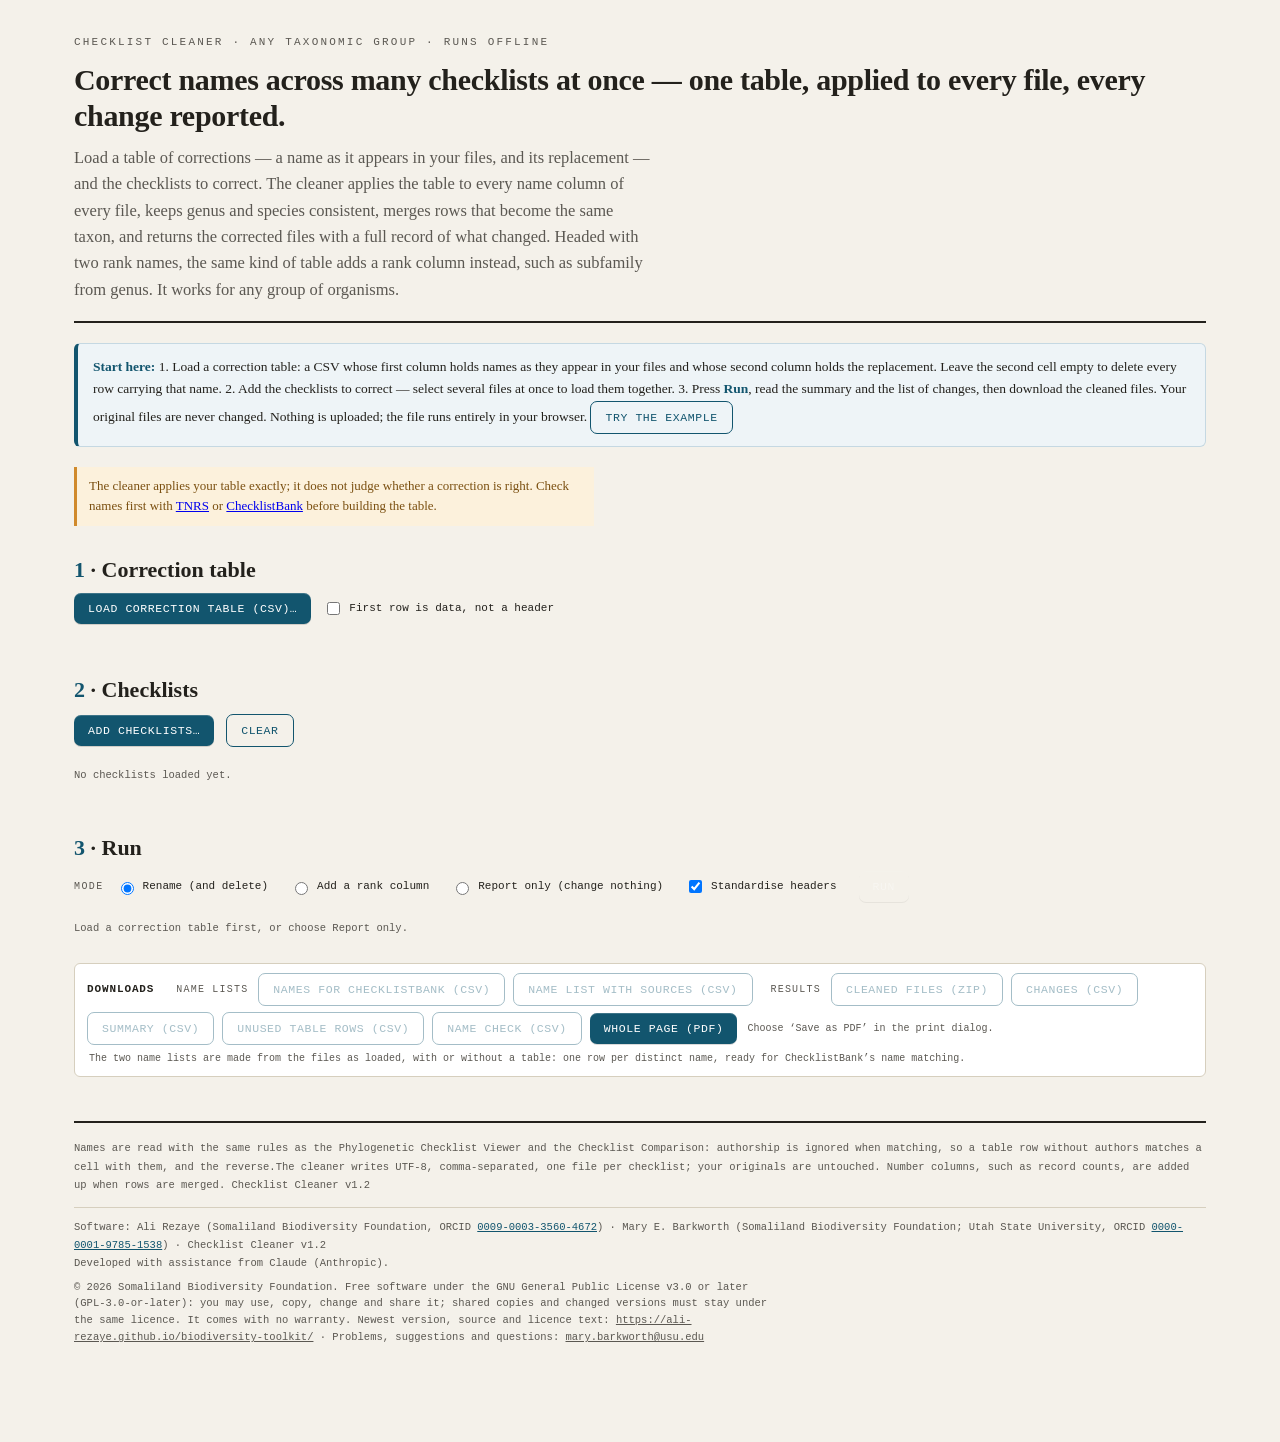
<file: tools/cleaner.html>
<!doctype html>
<html lang="en">
<head>
<meta charset="utf-8">
<meta name="viewport" content="width=device-width, initial-scale=1">
<meta name="color-scheme" content="light dark">
<title>Checklist Cleaner: opening the newest version</title>
<!-- Stable link. It always forwards to the newest version of the tool, so links in the
     paper never break. When a new version is added, only the file name below changes. -->
<meta http-equiv="refresh" content="0; url=Checklist_cleaner-v1_2.html">
<link rel="canonical" href="Checklist_cleaner-v1_2.html">
<script>location.replace('Checklist_cleaner-v1_2.html' + location.hash);</script>
<style>body{font:1.125rem/1.6 system-ui,-apple-system,"Segoe UI",Roboto,sans-serif;max-width:36rem;margin:3rem auto;padding:0 1.25rem}</style>
</head>
<body>
<p>Opening the newest version of the Checklist Cleaner…</p>
<p>If nothing happens, <a href="Checklist_cleaner-v1_2.html">open it here</a>.</p>
</body>
</html>
</file>
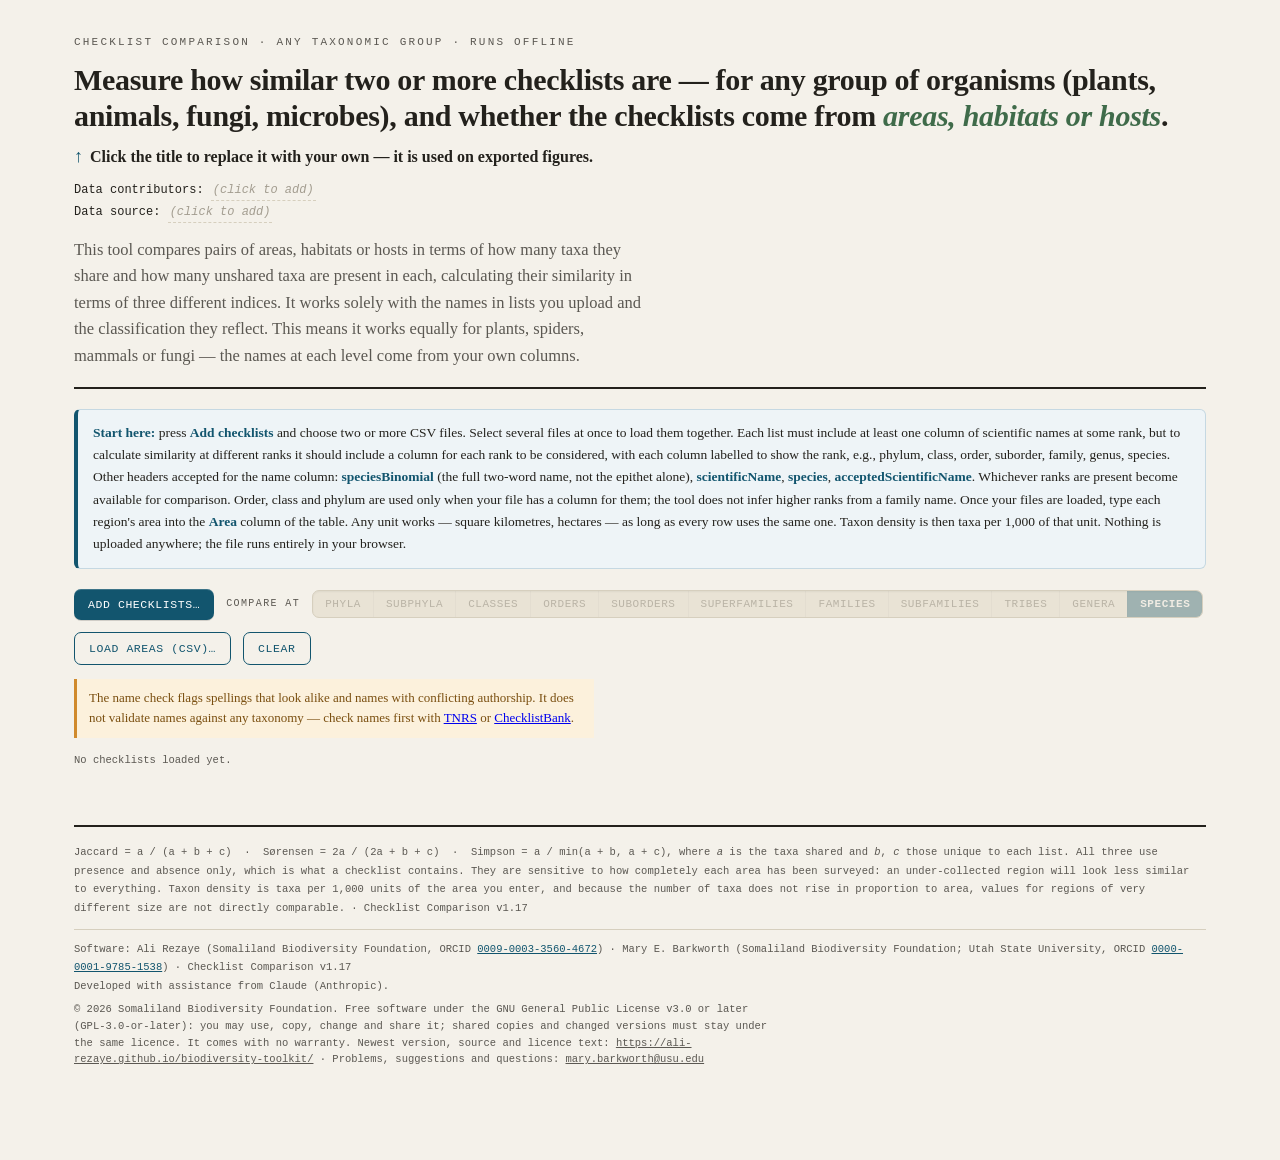
<file: tools/comparer.html>
<!doctype html>
<html lang="en">
<head>
<meta charset="utf-8">
<meta name="viewport" content="width=device-width, initial-scale=1">
<meta name="color-scheme" content="light dark">
<title>Checklist Comparer: opening the newest version</title>
<!-- Stable link. It always forwards to the newest version of the tool, so links in the
     paper never break. When a new version is added, only the file name below changes. -->
<meta http-equiv="refresh" content="0; url=Checklist_comparison_tool-v1_17.html">
<link rel="canonical" href="Checklist_comparison_tool-v1_17.html">
<script>location.replace('Checklist_comparison_tool-v1_17.html' + location.hash);</script>
<style>body{font:1.125rem/1.6 system-ui,-apple-system,"Segoe UI",Roboto,sans-serif;max-width:36rem;margin:3rem auto;padding:0 1.25rem}</style>
</head>
<body>
<p>Opening the newest version of the Checklist Comparer…</p>
<p>If nothing happens, <a href="Checklist_comparison_tool-v1_17.html">open it here</a>.</p>
</body>
</html>
</file>
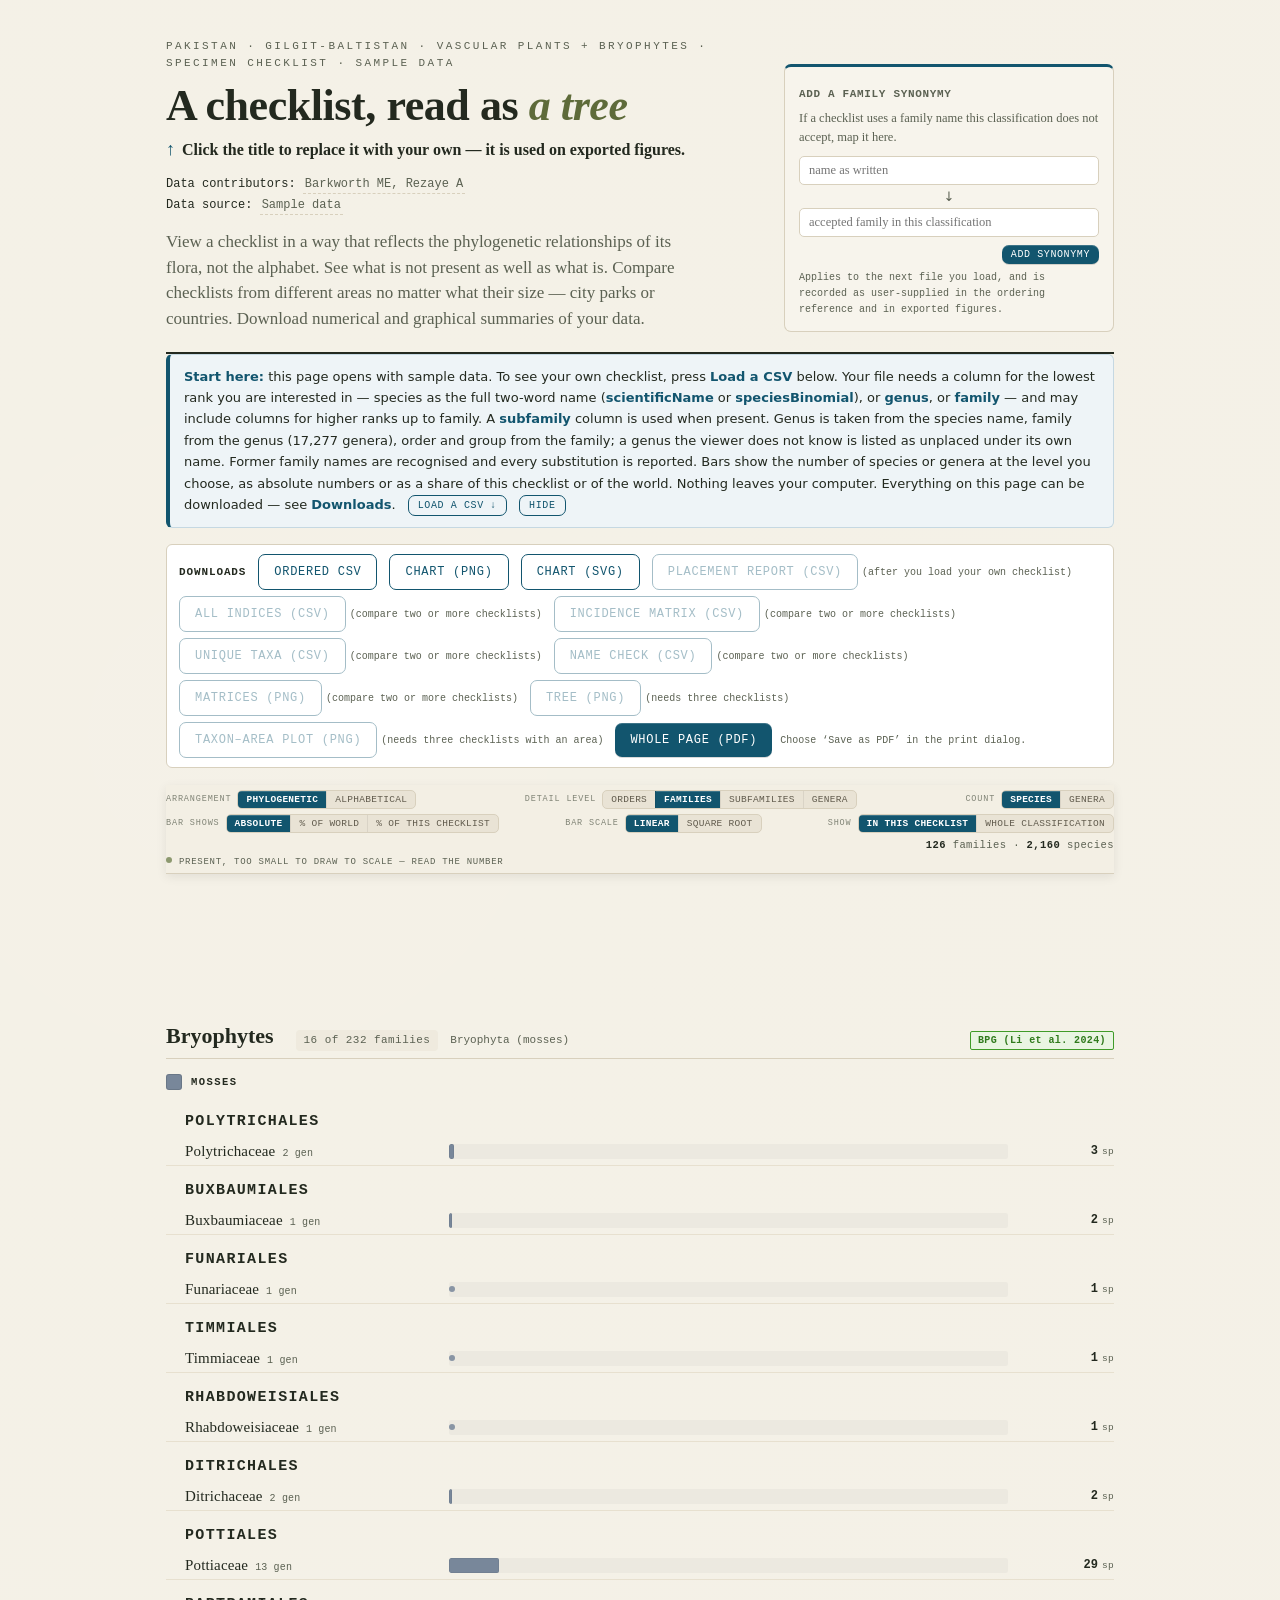
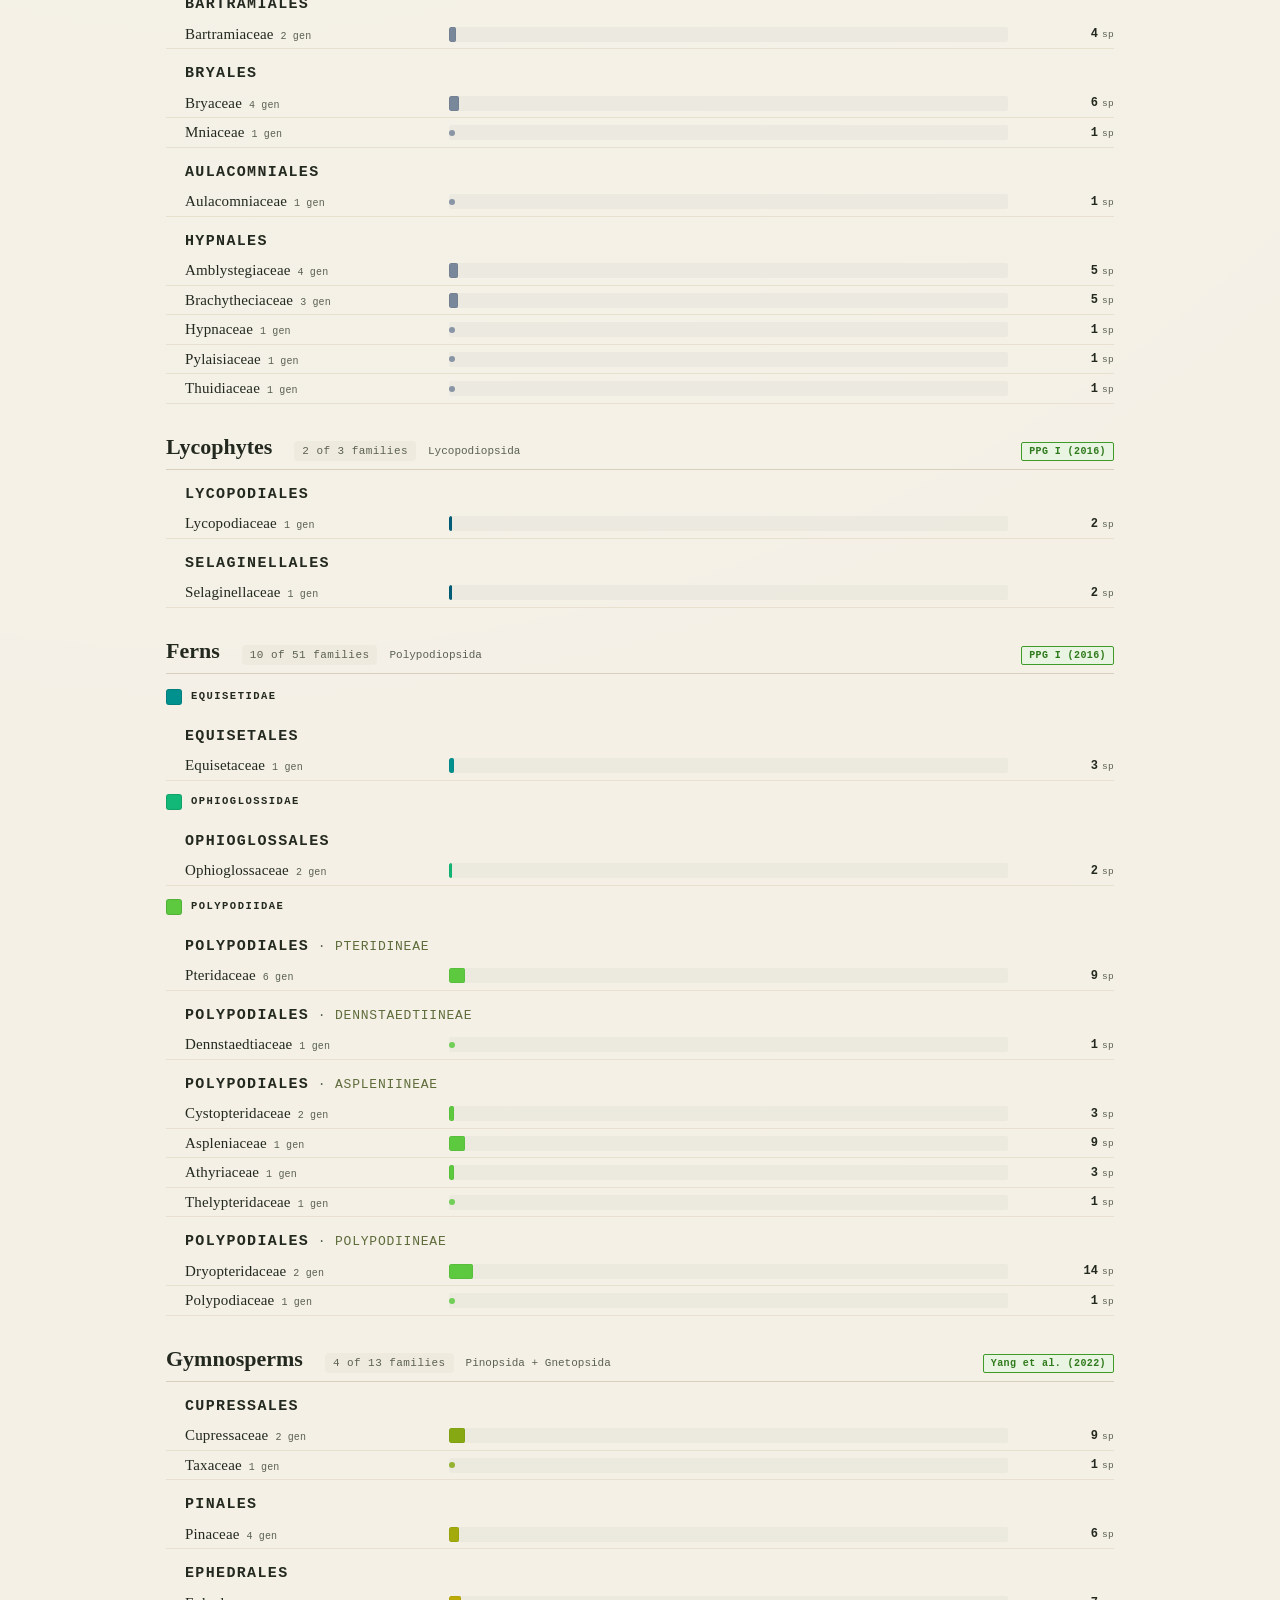
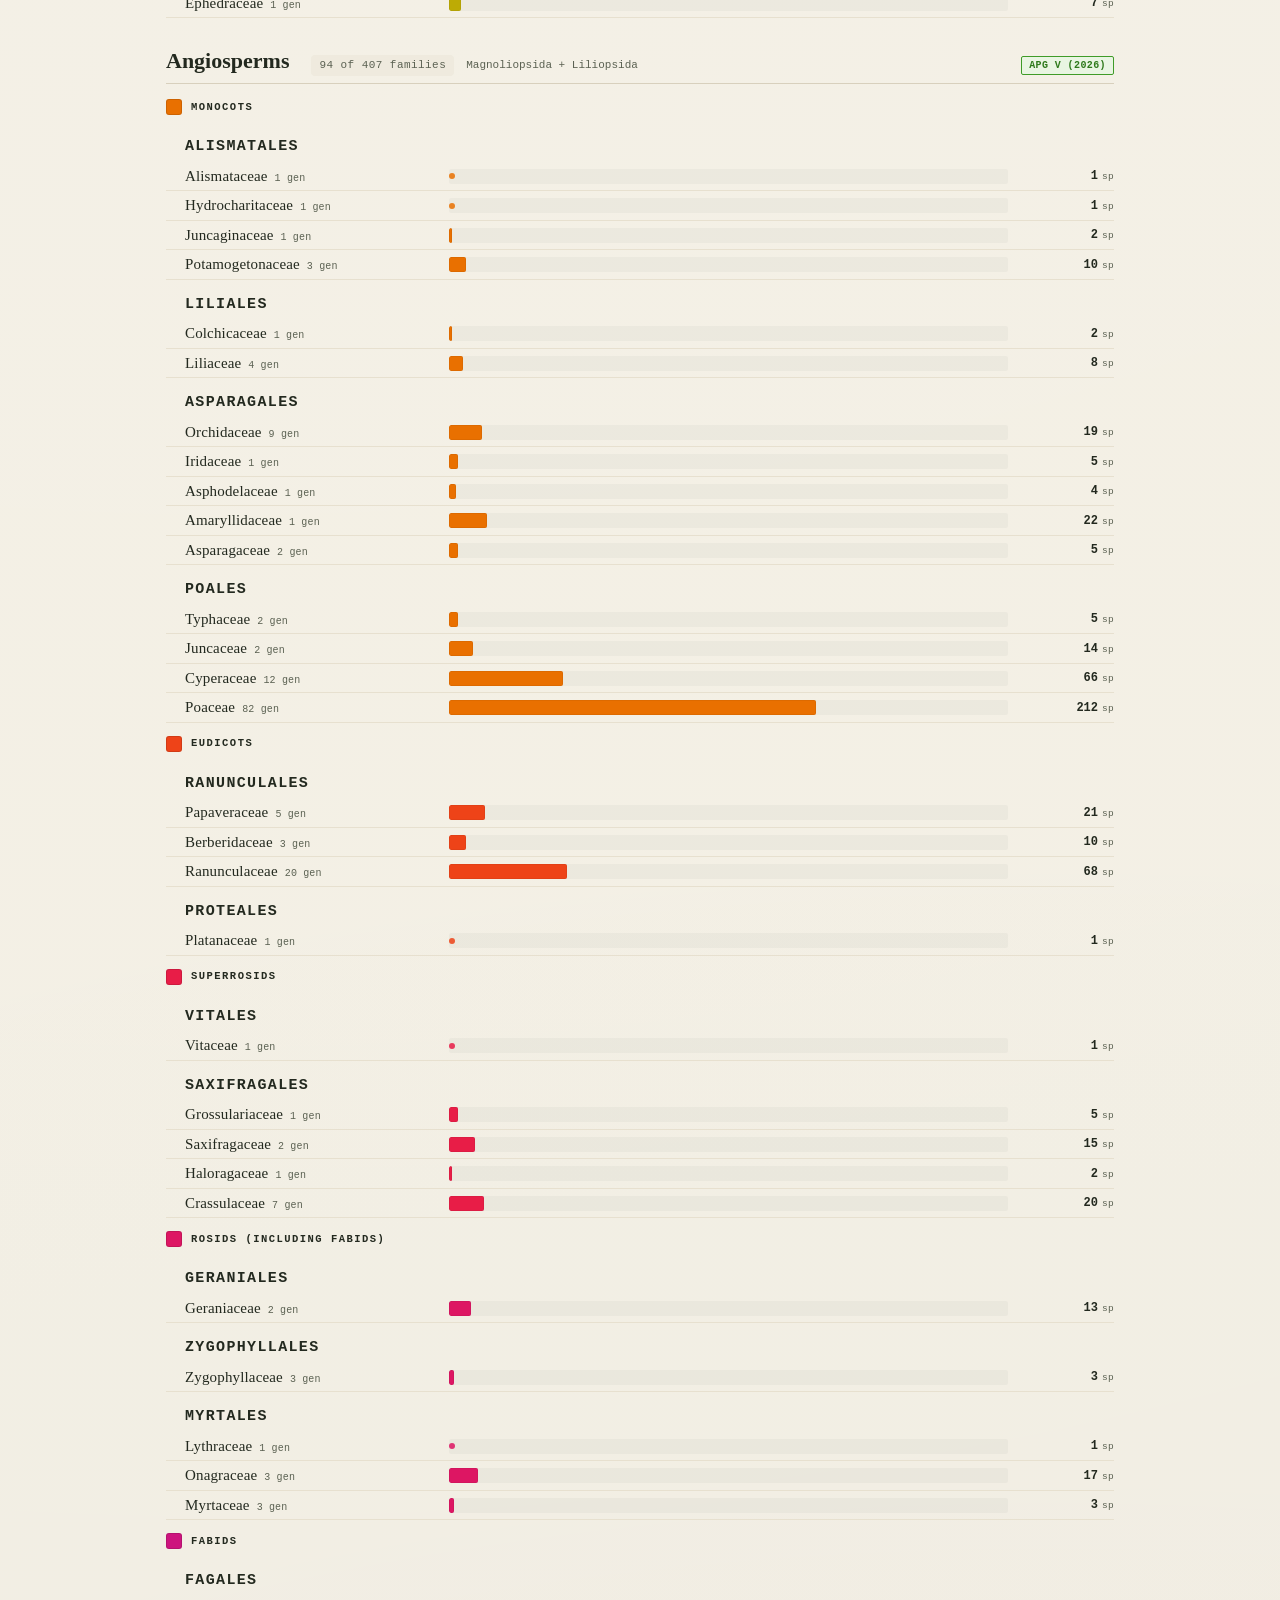
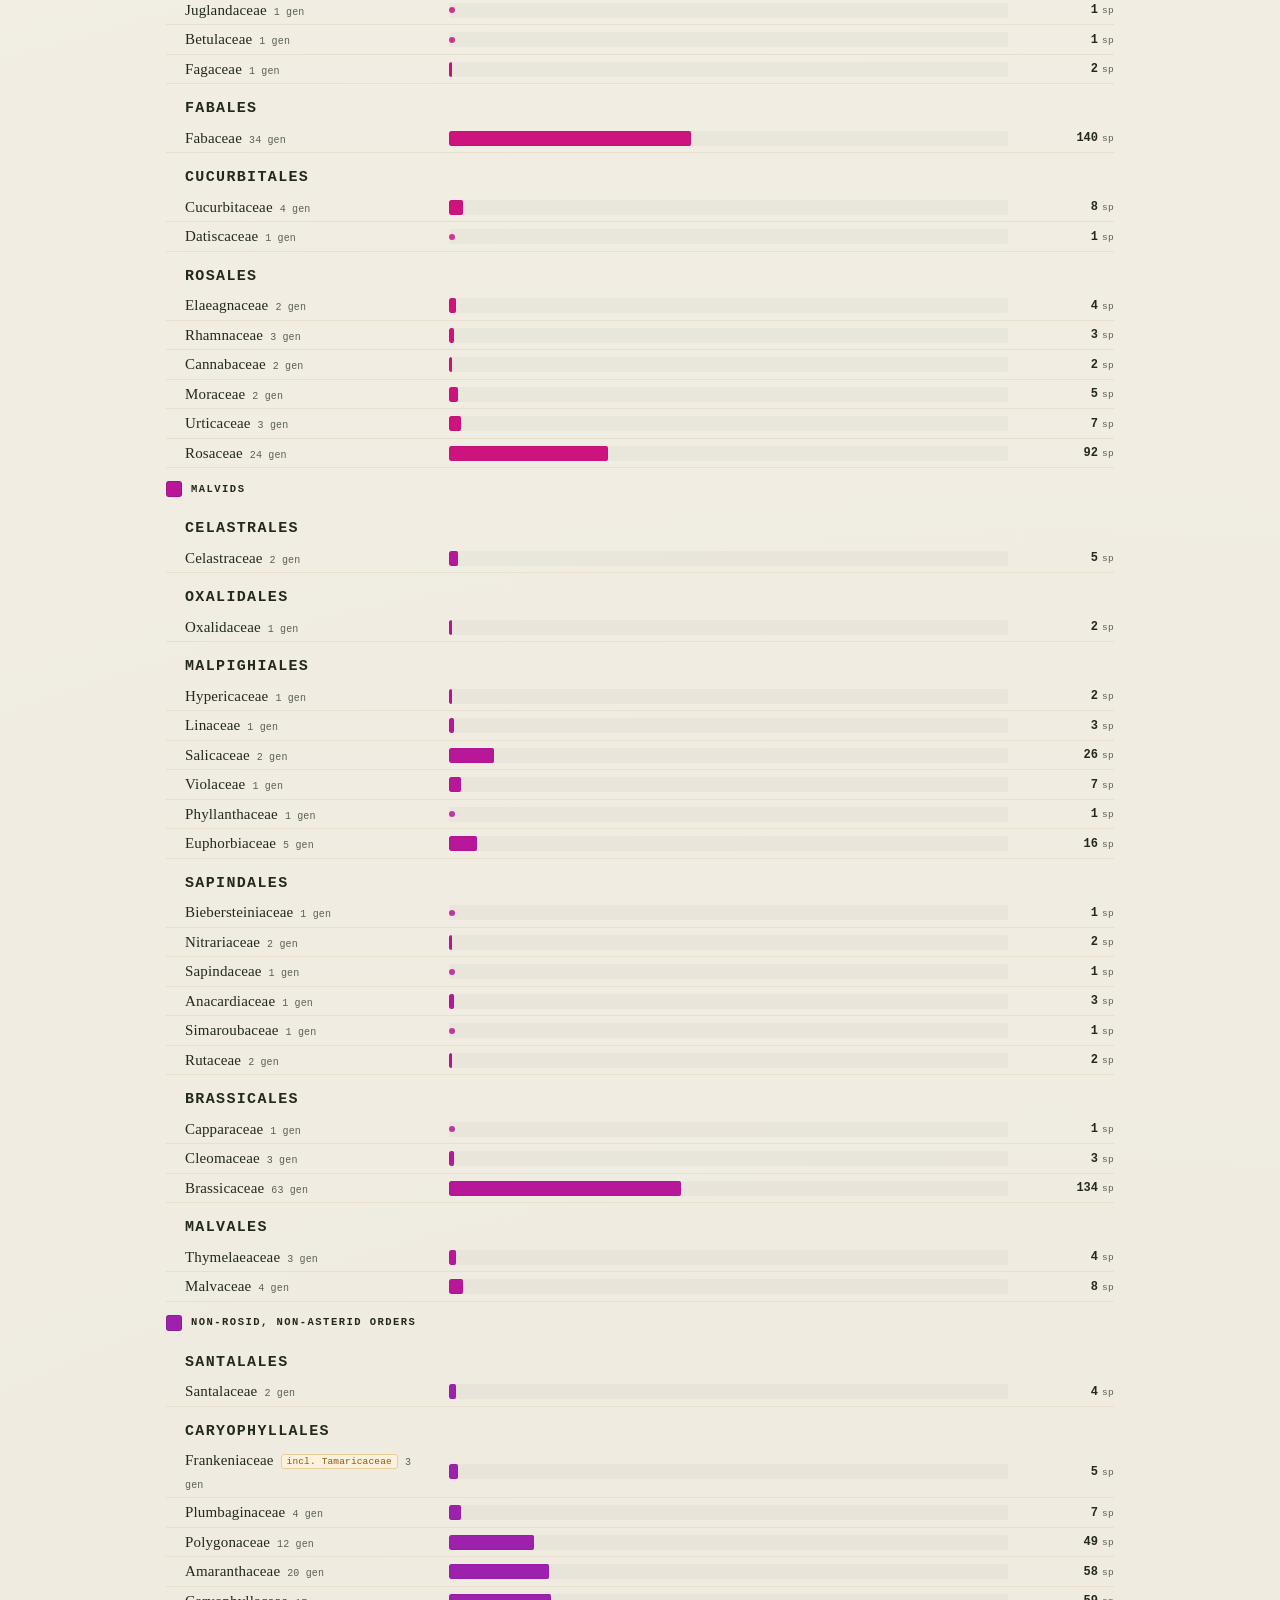
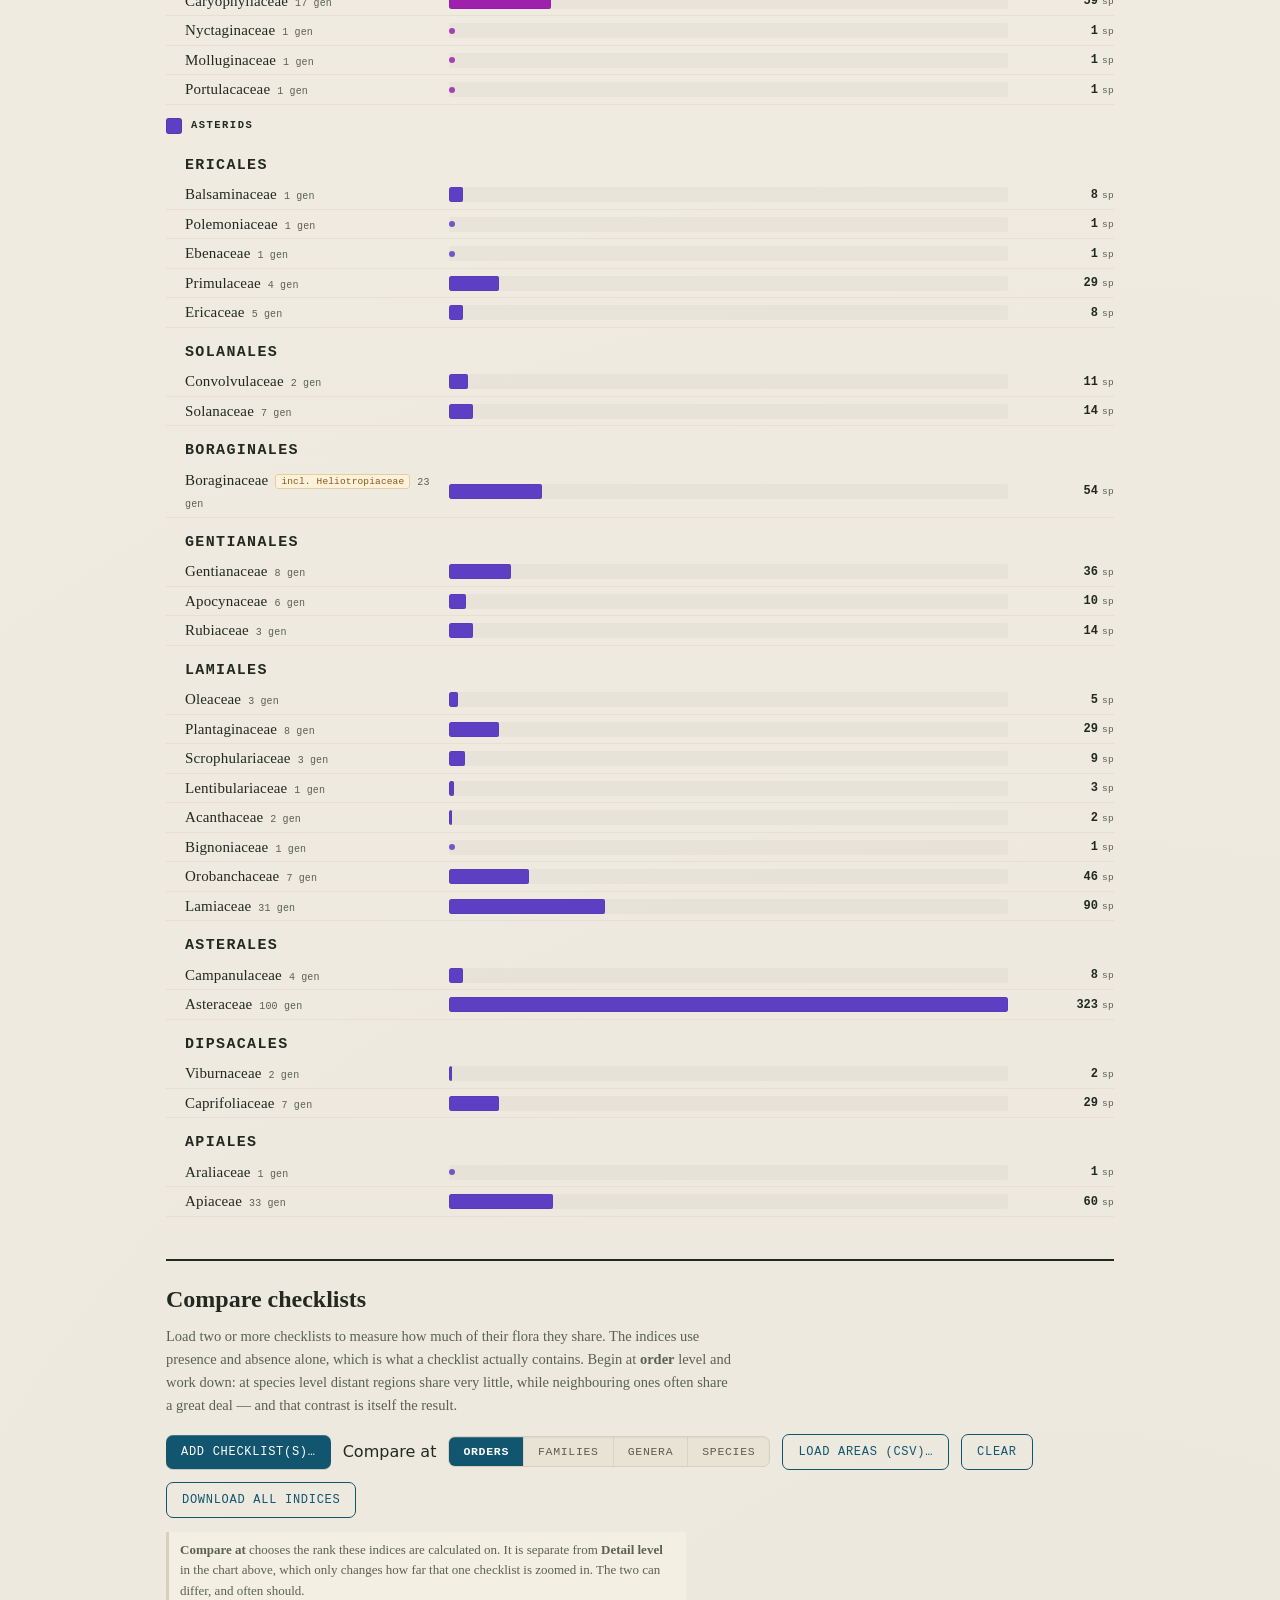
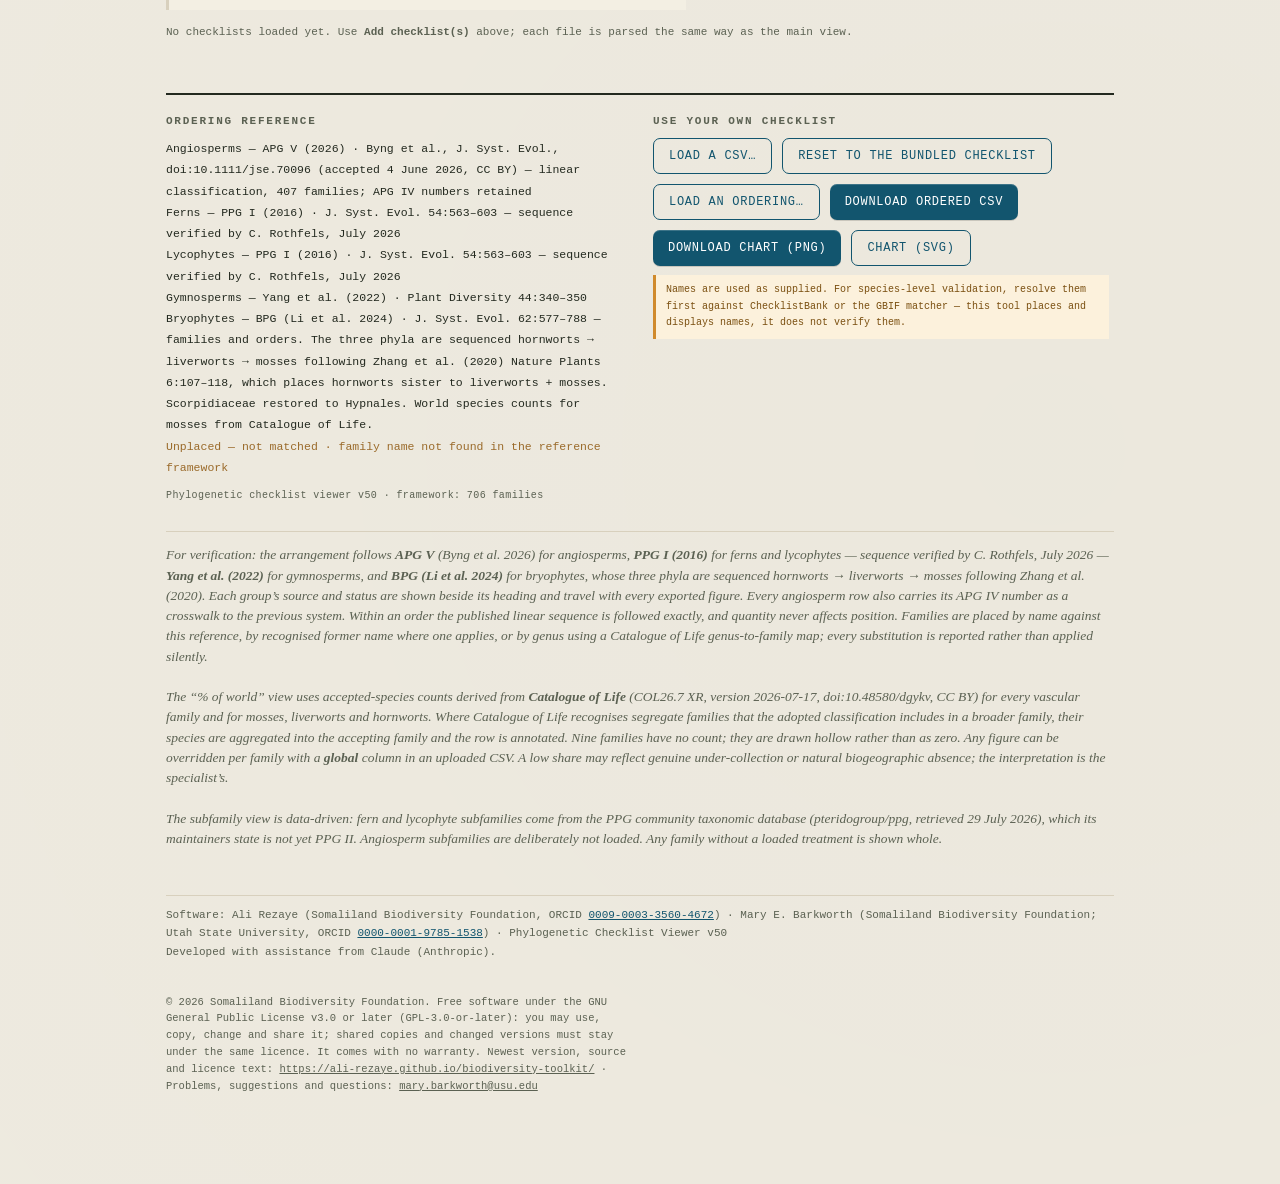
<file: tools/viewer.html>
<!doctype html>
<html lang="en">
<head>
<meta charset="utf-8">
<meta name="viewport" content="width=device-width, initial-scale=1">
<meta name="color-scheme" content="light dark">
<title>Phylogenetic Checklist Viewer: opening the newest version</title>
<!-- Stable link. It always forwards to the newest version of the tool, so links in the
     paper never break. When a new version is added, only the file name below changes. -->
<meta http-equiv="refresh" content="0; url=Phylogenetic_checklist_viewer-v50.html">
<link rel="canonical" href="Phylogenetic_checklist_viewer-v50.html">
<script>location.replace('Phylogenetic_checklist_viewer-v50.html' + location.hash);</script>
<style>body{font:1.125rem/1.6 system-ui,-apple-system,"Segoe UI",Roboto,sans-serif;max-width:36rem;margin:3rem auto;padding:0 1.25rem}</style>
</head>
<body>
<p>Opening the newest version of the Phylogenetic Checklist Viewer…</p>
<p>If nothing happens, <a href="Phylogenetic_checklist_viewer-v50.html">open it here</a>.</p>
</body>
</html>
</file>
<file: style.css>
/* Offline Tools for Biodiversity Checklists: site styles.
   Colours and typefaces follow the two tools, so the site and the tools look like one family.
   Light and dark schemes follow the reader's system setting, unless the reader picks one
   with the day/night switch. No web fonts: the site must
   work from a local folder with no internet. */

:root {
  color-scheme: light dark;
  --paper: #f3efe4;
  --label: #fbf9f3;
  --ink: #23291f;
  --ink-soft: #565c4d;
  --rule: #d3cab6;
  --olive: #5e6b3a;
  --ui: #12556e;
  --ui-hover: #0d4255;
  --ui-tint: #e0e8e6;
  --on-ui: #ffffff;
  --code-bg: #ebe5d6;
  --warn: #9b2c1f;

  --serif: "Iowan Old Style", "Palatino Linotype", Palatino, "Book Antiqua", Georgia, serif;
  --sans: system-ui, -apple-system, "Segoe UI", Roboto, "Helvetica Neue", Arial, sans-serif;
  --mono: ui-monospace, "SFMono-Regular", Menlo, Consolas, "Liberation Mono", monospace;

  --measure: 38rem;
  --wide: 64rem;
}

/* Dark values. They apply on screen when the reader's system is dark and no choice is
   stored, or when the reader chooses dark with the day/night switch. CSS cannot join a media
   query and a selector in one rule, so the values appear twice: keep the two blocks identical.
   Print always uses the light values above. */
@media screen and (prefers-color-scheme: dark) {
  html:not([data-theme]) {
    color-scheme: dark;
    --paper: #181b15;
    --label: #20241c;
    --ink: #ebe7db;
    --ink-soft: #b0b4a4;
    --rule: #41463a;
    --olive: #b6c387;
    --ui: #7fc1dc;
    --ui-hover: #a8d6e9;
    --ui-tint: #1f3038;
    --on-ui: #0e1a1f;
    --code-bg: #262a21;
    --warn: #f0a596;
  }
}
@media screen {
  html[data-theme="dark"] {
    color-scheme: dark;
    --paper: #181b15;
    --label: #20241c;
    --ink: #ebe7db;
    --ink-soft: #b0b4a4;
    --rule: #41463a;
    --olive: #b6c387;
    --ui: #7fc1dc;
    --ui-hover: #a8d6e9;
    --ui-tint: #1f3038;
    --on-ui: #0e1a1f;
    --code-bg: #262a21;
    --warn: #f0a596;
  }
}
html[data-theme="light"] { color-scheme: light; }

*, *::before, *::after { box-sizing: border-box; }

html { -webkit-text-size-adjust: 100%; text-size-adjust: 100%; }

body {
  margin: 0;
  background: var(--paper);
  color: var(--ink);
  font-family: var(--serif);
  font-size: clamp(1.125rem, 1.06rem + 0.3vw, 1.25rem);
  line-height: 1.65;
  overflow-wrap: break-word;
}

.wrap { max-width: var(--wide); margin: 0 auto; padding: 0 1.25rem; }
.prose { max-width: none; }

/* Links and focus */
a { color: var(--ui); text-decoration-thickness: 1px; text-underline-offset: 0.18em; }
a:hover { color: var(--ui-hover); text-decoration-thickness: 2px; }
:focus-visible { outline: 3px solid var(--ui); outline-offset: 3px; border-radius: 2px; }

.skip {
  position: absolute; left: -9999px; top: 0;
  background: var(--ui); color: var(--on-ui);
  font-family: var(--sans); padding: 0.6rem 1rem; z-index: 10;
}
.skip:focus { left: 1rem; top: 1rem; }

/* Header */
.site-header { border-bottom: 2px solid var(--ink); }
.site-bar {
  display: flex; flex-wrap: wrap; align-items: baseline; justify-content: space-between;
  gap: 0.4rem 2rem; padding-top: 1.25rem; padding-bottom: 0.9rem;
}
.site-name { font-weight: 600; font-size: 1.2rem; color: var(--ink); text-decoration: none; }
.site-name:hover { color: var(--ink); text-decoration: underline; }
.site-nav ul {
  list-style: none; margin: 0; padding: 0;
  display: flex; flex-wrap: wrap; gap: 0.1rem 1.4rem;
  font-family: var(--sans); font-size: 1rem;
}
.site-nav li + li { margin-top: 0; }
.site-nav ul { align-items: center; }
.site-nav .theme-item { margin-left: auto; }
.theme-toggle {
  font-family: var(--sans); font-size: 1.15rem; line-height: 1;
  min-width: 2.5rem; min-height: 2.5rem; padding: 0 0.5rem;
  background: transparent; color: var(--ink);
  border: 1px solid var(--rule); border-radius: 4px; cursor: pointer;
}
.theme-toggle:hover { border-color: var(--ink-soft); }
.theme-toggle[hidden] { display: none; }
/* On narrow screens the switch sits at the top right, beside the site name, so the nav keeps one line. */
@media (max-width: 40rem) {
  .site-bar { position: relative; }
  .site-name { padding-right: 3.25rem; }
  .site-nav .theme-item { position: absolute; top: 0.9rem; right: 1.25rem; margin: 0; }
}
/* Phones: the six links sit in two even rows of three. */
@media (max-width: 30rem) { .site-nav ul { display: grid; grid-template-columns: repeat(3, auto); justify-content: start; gap: 0 1.25rem; } }
.site-nav a {
  display: inline-block; padding: 0.4rem 0;
  color: var(--ink); text-decoration: none; border-bottom: 2px solid transparent;
}
.site-nav a:hover { color: var(--ink); border-bottom-color: var(--rule); }
.site-nav a[aria-current="page"] { font-weight: 600; border-bottom-color: var(--olive); }

/* Text */
main.wrap { padding-top: 2.75rem; padding-bottom: 4rem; }
h1, h2, h3 { font-weight: 600; margin: 0; }
h1 { font-size: clamp(2rem, 1.45rem + 2.2vw, 2.9rem); line-height: 1.1; letter-spacing: -0.015em; }
h2 { font-size: 1.55rem; line-height: 1.2; margin: 2.75rem 0 0.6rem; }
h3 { font-size: 1.2rem; line-height: 1.25; margin: 1.75rem 0 0.35rem; }
p, ul, ol, dl, pre { margin: 0 0 1rem; }
ul, ol { padding-left: 1.4rem; }
li + li { margin-top: 0.45rem; }
li::marker { color: var(--olive); }
.lede { font-size: 1.2em; line-height: 1.5; color: var(--ink-soft); max-width: none; margin-top: 0.9rem; }
.meta { font-family: var(--sans); font-size: 1rem; color: var(--ink-soft); margin: 1rem 0 0; }
.small { font-family: var(--sans); font-size: 0.95rem; color: var(--ink-soft); }

code { font-family: var(--mono); font-size: 0.86em; background: var(--code-bg); padding: 0.08em 0.32em; border-radius: 3px; }
pre {
  font-family: var(--mono); font-size: 0.9rem; line-height: 1.55;
  background: var(--code-bg); padding: 1rem 1.15rem; border-radius: 4px; overflow-x: auto;
}
pre code { background: none; padding: 0; font-size: inherit; }

/* Buttons */
.actions { display: flex; flex-wrap: wrap; gap: 0.75rem; margin: 1.25rem 0 0; }
.btn {
  display: inline-flex; align-items: center; justify-content: center;
  min-height: 3rem; padding: 0.65rem 1.3rem;
  font-family: var(--sans); font-size: 1rem; font-weight: 600; line-height: 1.2;
  border: 2px solid var(--ui); border-radius: 4px; text-decoration: none;
}
.btn-open { background: var(--ui); color: var(--on-ui); }
.btn-open:hover { background: var(--ui-hover); border-color: var(--ui-hover); color: var(--on-ui); }
.btn-download { background: transparent; color: var(--ui); }
.btn-download:hover { background: var(--ui-tint); color: var(--ui); }

/* Home: each tool is set like a herbarium specimen label */
.labels {
  display: grid; gap: 1.5rem; margin-top: 2.25rem;
  grid-template-columns: repeat(auto-fit, minmax(min(100%, 27rem), 1fr));
}
.label {
  display: flex; flex-direction: column;
  background: var(--label); border: 3px double var(--ink-soft);
  padding: 1.5rem 1.5rem 1.3rem;
}
.label h2 { margin: 0 0 0.6rem; font-size: 1.5rem; }
.label h2 a { color: var(--ink); text-decoration: none; }
.label h2 a:hover { text-decoration: underline; }
.fields { margin: 0.4rem 0 0; font-size: 0.95em; }
.fields div {
  display: grid; grid-template-columns: 5rem 1fr; gap: 0.75rem;
  padding: 0.35rem 0; border-bottom: 1px dotted var(--rule);
}
.fields div:first-child { border-top: 1px dotted var(--rule); }
.fields dt { font-family: var(--sans); font-size: 0.85rem; color: var(--ink-soft); padding-top: 0.2rem; }
.fields dd { margin: 0; }
.label .actions { margin-top: auto; padding-top: 1.25rem; }
.label .more { margin: 1rem 0 0; font-size: 0.95em; }
.after-labels { margin-top: 1.25rem; max-width: none; }

.reasons {
  display: grid; gap: 1.25rem 2rem; margin-top: 1rem;
  grid-template-columns: repeat(auto-fit, minmax(min(100%, 16rem), 1fr));
}
.reasons > div { border-top: 2px solid var(--olive); padding-top: 0.75rem; }
.reasons h3 { margin: 0 0 0.35rem; }
.reasons p { margin: 0; }

/* Tool pages */
.caveat { border-left: 4px solid var(--olive); background: var(--label); padding: 1rem 1.2rem 0.2rem; margin: 0 0 1rem; }
.steps li { padding-left: 0.2rem; }
.steps li + li { margin-top: 0.8rem; }
.formulas div { display: grid; grid-template-columns: 6.5rem 1fr; gap: 0.75rem; padding: 0.2rem 0; }
.formulas dt { font-weight: 600; }
.formulas dd { margin: 0; font-family: var(--mono); font-size: 0.9em; padding-top: 0.15em; }
.screenshot { margin: 2rem 0 0; }
.screenshot img { display: block; max-width: 100%; height: auto; border: 1px solid var(--rule); }
.screenshot figcaption { font-family: var(--sans); font-size: 0.95rem; color: var(--ink-soft); margin-top: 0.5rem; }

/* Cite page */
.citation {
  background: var(--label); border: 1px solid var(--rule); border-radius: 4px;
  padding: 1rem 1.2rem; margin: 0 0 0.5rem;
  padding-left: 2.7rem; text-indent: -1.5rem;
}
.doi { font-family: var(--sans); font-size: 1rem; color: var(--ink-soft); }

/* About page */
.people { list-style: none; padding: 0; }
.people li + li { margin-top: 1.5rem; }
.people strong { font-size: 1.15em; }

/* Update-notice dialog (shown once per browser, only when the download log is switched on) */
.notice {
  width: min(30rem, calc(100vw - 2rem)); padding: 1.5rem;
  background: var(--label); color: var(--ink); border: 3px double var(--ink-soft);
}
.notice::backdrop { background: rgb(0 0 0 / 0.45); }
.notice h2 { margin: 0 0 0.6rem; font-size: 1.35rem; }
.notice label { display: block; font-family: var(--sans); font-size: 0.95rem; margin-bottom: 0.3rem; }
.notice input {
  width: 100%; font-family: var(--sans); font-size: 1rem; padding: 0.6rem 0.7rem;
  background: var(--paper); color: var(--ink); border: 1px solid var(--ink-soft); border-radius: 4px;
}
.notice-note { font-family: var(--sans); font-size: 0.95rem; color: var(--warn); min-height: 1.4em; margin: 0.4rem 0 0; }
.notice .actions { margin-top: 0.75rem; }
.notice-thanks { font-size: 1.3rem; margin: 0; }

/* Footer */
.site-footer {
  border-top: 1px solid var(--rule);
  font-family: var(--sans); font-size: 0.95rem; color: var(--ink-soft);
  padding: 1.5rem 0 2.5rem;
}
.site-footer p { margin: 0 0 0.4rem; max-width: none; }

@media print {
  .site-nav, .actions, .skip, .theme-toggle { display: none; }
  body { background: #fff; color: #000; }
}
</file>
